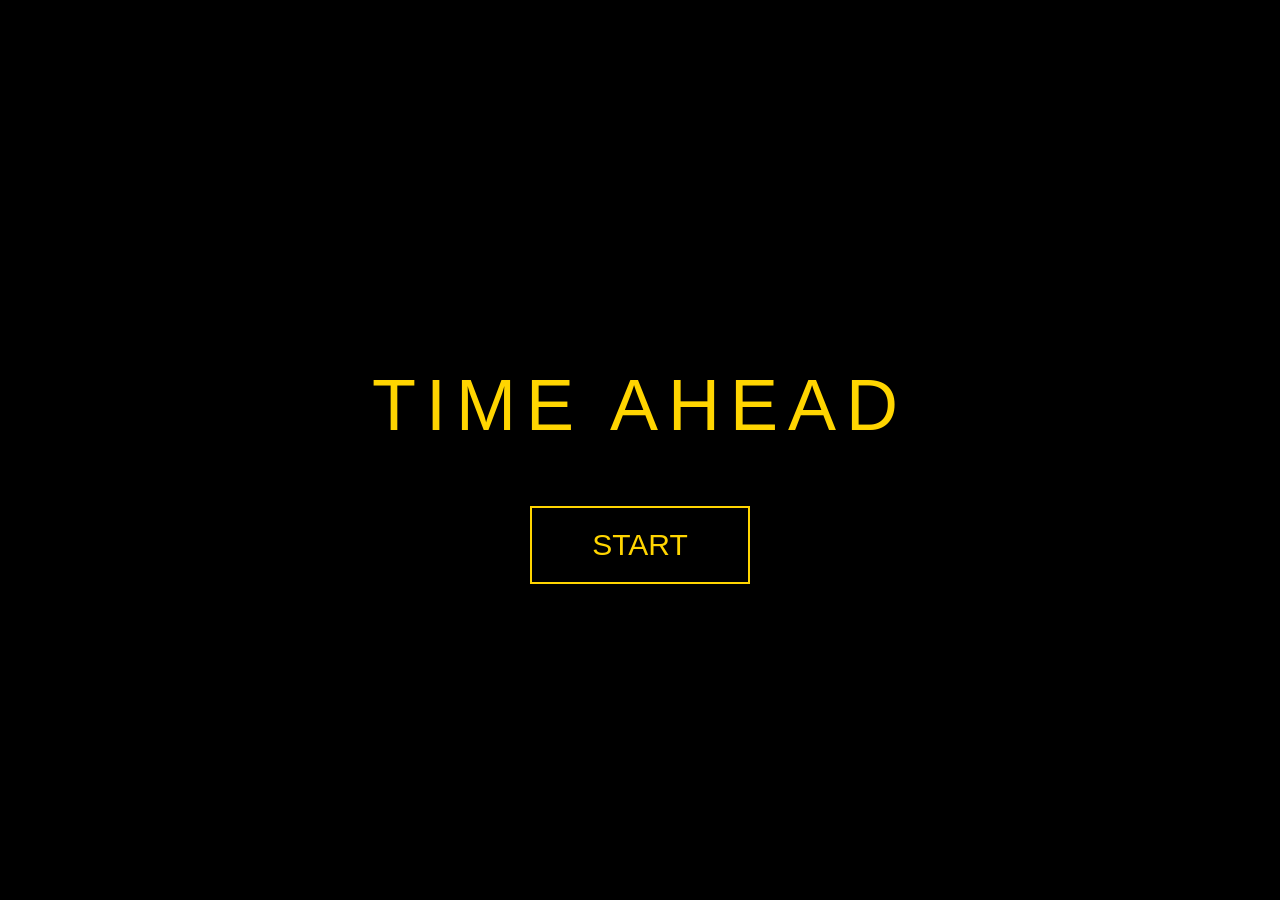
<file: index.html>
<!DOCTYPE html>
<html lang="ja">
<head>
    <meta charset="UTF-8">
    <meta name="viewport" content="width=device-width, initial-scale=1.0">
    <title>Time Ahead</title>
    <link rel="stylesheet" href="style.css">
</head>
<body>

    <div class="container" id="startScreen">
        <h1>TIME AHEAD</h1>
        <button id="startBtn">START</button>
    </div>

    <div class="clock-screen hidden" id="clockScreen">
   <div class="clock">
    <div class="ticks">
        <span style="--i:0"></span>
        <span style="--i:1"></span>
        <span style="--i:2"></span>
        <span style="--i:3"></span>
        <span style="--i:4"></span>
        <span style="--i:5"></span>
        <span style="--i:6"></span>
        <span style="--i:7"></span>
        <span style="--i:8"></span>
        <span style="--i:9"></span>
        <span style="--i:10"></span>
        <span style="--i:11"></span>
    </div>

    <div class="hand hour-hand" id="hourHand"></div>
    <div class="hand minute-hand" id="minuteHand"></div>
    <div class="center-dot"></div>
</div>

    <button id="stopBtn" class="stop-btn">STOP</button>
</div>
<div class="result-screen hidden" id="resultScreen">
    <div class="result-box">
        <div class="result-label">TIME RECLAIMED</div>
        <div class="result-time" id="reclaimedTime">+00 min</div>

        <button id="restartBtn" class="restart-btn">RESTART</button>
    </div>
</div>
    <script src="app.js"></script>

</body>
</html>
</file>
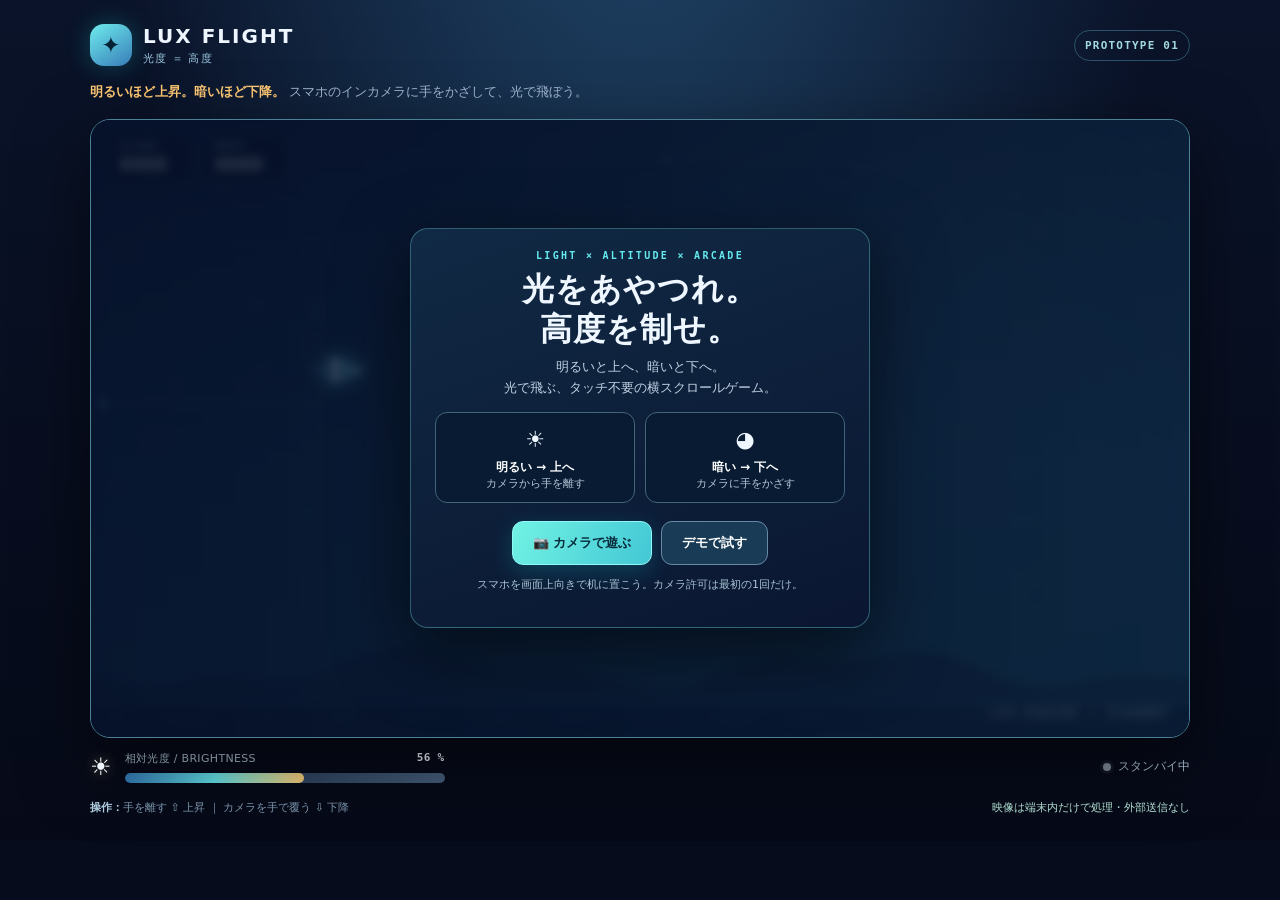
<file: lux-flight/index.html>
<!doctype html>
<html lang="ja">
<head>
  <meta charset="utf-8">
  <meta name="viewport" content="width=device-width, initial-scale=1, viewport-fit=cover">
  <meta name="theme-color" content="#080f25">
  <meta name="description" content="光度が上がると、高度も上がる。スマホのインカメラに手をかざして遊ぶ横スクロールゲーム。">
  <title>光度＝高度 | LUX FLIGHT</title>
  <style>
    :root {
      color-scheme: dark;
      --bg:#070c1c; --panel:#101d36; --line:#2c4865; --muted:#a1b6cf;
      --white:#eef7ff; --cyan:#64e9ed; --gold:#ffc874; --pink:#ff7496;
      font-family: -apple-system,BlinkMacSystemFont,"Hiragino Kaku Gothic ProN","Hiragino Sans","Yu Gothic",Meiryo,system-ui,sans-serif;
    }
    *{box-sizing:border-box}
    html,body{margin:0; min-height:100%; background:var(--bg); color:var(--white)}
    body{background:radial-gradient(ellipse at 50% -20%,#204568 0,transparent 58%),linear-gradient(180deg,#0a1329,#060a18);}
    button{font:inherit; cursor:pointer; -webkit-tap-highlight-color:transparent;}
    button:focus-visible{outline:3px solid #ffdd82;outline-offset:4px}
    .page{width:min(1100px,calc(100% - 30px)); margin:0 auto; padding:24px 0 25px}
    .top{display:flex;align-items:center;justify-content:space-between;gap:15px;margin-bottom:16px}
    .brand{display:flex;align-items:center;gap:11px;min-width:0}
    .brand-mark{display:grid;place-items:center;border-radius:14px;width:42px;height:42px;flex:none;background:linear-gradient(145deg,#6eeced,#377db8);color:#052235;font-size:23px;font-weight:900;box-shadow:0 0 24px #23dce145}
    .brand-name{font-size:20px;letter-spacing:.10em;font-weight:900;white-space:nowrap;line-height:1.1}
    .brand-sub{font-size:11px;color:#9bc7de;letter-spacing:.10em;margin-top:4px}
    .version{font:700 11px ui-monospace,SFMono-Regular,monospace;letter-spacing:.11em;color:#a2d9df;border:1px solid #2c5369;padding:8px 10px;border-radius:30px;white-space:nowrap}
    .tagline{margin:0 0 16px;color:var(--muted);font-size:13px;line-height:1.6}
    .tagline strong{color:var(--gold)}
    .shell{position:relative;width:100%;aspect-ratio:16 / 9;overflow:hidden;border:1px solid #4a8194;border-radius:20px;background:#0d2443;box-shadow:0 25px 70px #0008, inset 0 0 0 1px #ffffff0a;isolation:isolate}
    #game{display:block;width:100%;height:100%;touch-action:none}
    .hud{position:absolute;z-index:3;left:15px;right:15px;top:13px;display:flex;align-items:flex-start;gap:9px;pointer-events:none}
    .hud-chip{padding:7px 12px;background:#071328d9;border:1px solid #79cddb4a;border-radius:11px;min-width:87px;box-shadow:0 6px 18px #0002;backdrop-filter:blur(12px)}
    .hud-chip span{display:block;font-size:9px;letter-spacing:.13em;color:#a7c5da;margin-bottom:3px;font-weight:800}
    .hud-chip strong{font-family:ui-monospace,SFMono-Regular,monospace;font-size:20px;font-weight:900;line-height:1;color:white;font-variant-numeric:tabular-nums}
    .hud-spacer{flex:1}
    .hud-action{pointer-events:auto;display:none;padding:10px 13px;min-width:44px;min-height:43px;border-radius:11px;color:white;background:#071328db;border:1px solid #79cddb69;font-size:13px;font-weight:800}
    .hud-action:hover{background:#23445a}
    .hud-action.visible{display:block}
    .overlay{position:absolute;z-index:6;inset:0;display:flex;align-items:center;justify-content:center;padding:16px;background:linear-gradient(90deg,#061028d7,#0a1b35b5);backdrop-filter:blur(5px);overflow-y:auto}
    .overlay[hidden]{display:none}
    .dialog{width:min(460px,100%);max-height:100%;overflow-y:auto;text-align:center;padding:21px 24px;border:1px solid #70d5d65c;border-radius:18px;background:linear-gradient(160deg,#112b46f5,#0b1731f7);box-shadow:0 22px 70px #0008}
    .eyebrow{font:800 10px ui-monospace,SFMono-Regular,monospace;letter-spacing:.23em;color:var(--cyan);margin:0 0 8px}
    .dialog h1,.dialog h2{font-size:clamp(21px,3.3vw,32px);font-weight:900;line-height:1.25;letter-spacing:.035em;margin:0 0 8px;text-wrap:balance}
    .dialog p{margin:7px auto 12px;line-height:1.6;color:#bfd2e3;font-size:13px;max-width:370px}
    .two-ways{display:grid;grid-template-columns:1fr 1fr;gap:10px;margin:13px 0 18px}
    .way{border:1px solid #426578;background:#081b33;border-radius:12px;padding:10px 5px;font-size:12px;line-height:1.5}
    .way .way-icon{font-size:22px;display:block;margin-bottom:2px}
    .way strong{color:#fff}
    .way span:last-child{display:block;color:#b5c8d9;font-size:11px}
    .buttons{display:flex;justify-content:center;gap:9px;flex-wrap:wrap;margin-top:13px}
    .btn{border:1px solid #678aa3;padding:11px 20px;border-radius:11px;font-size:13px;font-weight:850;color:white;background:#193b55;min-height:44px}
    .btn.primary{background:linear-gradient(115deg,#71f2e4,#43c7d4);border:1px solid #8ff9fa;color:#082b3b;box-shadow:0 7px 23px #12dce333}
    .btn.secondary:hover{background:#2c5572}
    .btn.primary:hover{filter:brightness(1.07)}
    .btn:disabled{cursor:wait;opacity:.6}
    .helper{color:#aac4d5!important;font-size:11px!important;margin-top:11px!important}
    .notice{font-size:12px;color:#fcd899;background:#634c263b;border:1px solid #e4ab554d;border-radius:10px;padding:10px;margin-top:12px;line-height:1.5}
    .small-meter{background:#061629;border:1px solid #3b6177;border-radius:11px;padding:10px;margin:13px auto;max-width:330px;text-align:left}
    .small-meter-header{display:flex;justify-content:space-between;font-size:11px;color:#bfd2e3;margin-bottom:8px}
    .meter-track{height:10px;border-radius:99px;background:linear-gradient(90deg,#132640,#46607d);overflow:hidden}
    .meter-fill{height:100%;width:50%;background:linear-gradient(90deg,#347cb8,#66e7ed,#ffd27d);border-radius:99px;transition:width .12s linear}
    .bottom{display:flex;align-items:center;justify-content:space-between;flex-wrap:wrap;gap:14px;margin:13px 0 0}
    .light-readout{display:flex;align-items:center;gap:13px;flex:1;min-width:190px}
    .light-emoji{font-size:24px;filter:drop-shadow(0 0 7px #fdd1786e)}
    .readout-main{flex:1;min-width:0;max-width:320px}
    .readout-top{display:flex;justify-content:space-between;gap:10px;font-size:11px;color:#b1c8d8;letter-spacing:.03em;margin-bottom:7px}
    .readout-top b{font-family:ui-monospace,SFMono-Regular,monospace;color:#f5faff}
    .status{font-size:12px;color:#b1cada;display:flex;align-items:center;gap:7px}
    .status-dot{width:8px;height:8px;border-radius:50%;display:inline-block;background:#8690a1;box-shadow:0 0 0 3px #8690a119}
    .status-dot.online{background:#74f4cc;box-shadow:0 0 0 3px #60ebc533}
    .status-dot.demo{background:#ffd17a;box-shadow:0 0 0 3px #ffda8a25}
    .foot{display:flex;justify-content:space-between;align-items:center;gap:15px;color:#839db5;font-size:11px;margin-top:16px;line-height:1.6}
    .foot strong{color:#b4d4e7}
    .foot em{font-style:normal;color:#bcebdc}
    @media(max-width:660px){
      .page{width:calc(100% - 22px);padding:12px 0 16px}
      .top{margin-bottom:8px}
      .brand-mark{width:36px;height:36px;border-radius:11px}
      .brand-name{font-size:17px}
      .brand-sub{font-size:9px}
      .version{padding:6px 8px;font-size:9px}
      .tagline{font-size:11px;margin-bottom:10px}
      .shell{border-radius:15px}
      .hud{top:8px;left:8px;right:8px;gap:5px}
      .hud-chip{padding:6px 8px;min-width:70px;border-radius:9px}
      .hud-chip span{font-size:8px}
      .hud-chip strong{font-size:16px}
      .hud-action{font-size:12px;padding:7px 9px;min-height:35px;min-width:35px}
      .overlay{padding:9px}
      .dialog{padding:16px;border-radius:14px}
      .dialog h1,.dialog h2{font-size:22px}
      .dialog p{font-size:12px}
      .way{font-size:11px}
      .buttons{gap:7px}
      .btn{padding:10px 13px;font-size:12px}
      .bottom{margin-top:12px}
      .foot{font-size:10px}
    }
    @media (max-width:660px) and (orientation:portrait){
      .shell{aspect-ratio:5 / 6}
      .overlay{align-items:center}
    }
    @media (max-height:530px) and (orientation:landscape){
      .page{padding:6px 0 12px}
      .top{margin-bottom:5px}
      .brand-mark{width:27px;height:27px;border-radius:8px;font-size:15px}
      .brand-name{font-size:13px}.brand-sub{display:none}
      .tagline{display:none}.version{padding:4px 6px}
      .shell{max-height:calc(100dvh - 87px);width:auto;max-width:100%;margin:auto}
      .dialog{padding:12px 18px}.dialog h1,.dialog h2{font-size:21px}
      .dialog p{margin:4px auto 7px;line-height:1.45;font-size:11px}
      .two-ways{margin:7px 0;gap:7px}.way{padding:6px}
      .way .way-icon{font-size:16px}
      .small-meter{margin:5px auto;padding:7px}.btn{min-height:35px;padding:7px 12px}
      .buttons{margin-top:7px}.helper{margin-top:6px!important}
      .bottom{margin-top:6px}.foot{display:none}
    }
    @media (prefers-reduced-motion: reduce){.meter-fill{transition:none}}
  </style>
</head>
<body>
  <main class="page">
    <header class="top">
      <div class="brand"><div class="brand-mark" aria-hidden="true">✦</div><div><div class="brand-name">LUX FLIGHT</div><div class="brand-sub">光度 ＝ 高度</div></div></div>
      <span class="version">PROTOTYPE 01</span>
    </header>
    <p class="tagline"><strong>明るいほど上昇。暗いほど下降。</strong> スマホのインカメラに手をかざして、光で飛ぼう。</p>
    <section id="gameShell" class="shell" aria-label="横スクロールゲーム">
      <canvas id="game" aria-label="ゲーム画面。デモモードでは上下に指を動かすと機体が上下します"></canvas>
      <div class="hud">
        <div class="hud-chip"><span>SCORE</span><strong id="score">0000</strong></div>
        <div class="hud-chip"><span>BEST</span><strong id="best">0000</strong></div>
        <div class="hud-spacer"></div>
        <button id="soundBtn" type="button" class="hud-action" aria-label="音のオンオフ">♪ ON</button>
        <button id="pauseBtn" type="button" class="hud-action" aria-label="一時停止">Ⅱ</button>
      </div>
      <div class="overlay" id="overlay"><div class="dialog" id="dialog"></div></div>
    </section>
    <section class="bottom" aria-label="光量と操作状態">
      <div class="light-readout">
        <div class="light-emoji" aria-hidden="true">☀</div>
        <div class="readout-main">
          <div class="readout-top"><span>相対光度 / BRIGHTNESS</span><b id="lightText">-- %</b></div>
          <div class="meter-track"><div class="meter-fill" id="lightFill" style="width:50%"></div></div>
        </div>
      </div>
      <div class="status"><span id="statusDot" class="status-dot"></span><span id="statusText">スタンバイ中</span></div>
    </section>
    <footer class="foot"><span><strong>操作：</strong>手を離す ⇧ 上昇 ｜ カメラを手で覆う ⇩ 下降</span><span><em>映像は端末内だけで処理・外部送信なし</em></span></footer>
  </main>
  <video id="camera" autoplay playsinline muted style="position:fixed;width:2px;height:2px;opacity:0;pointer-events:none;z-index:-1" aria-hidden="true"></video>
  <script>
  (() => {
    'use strict';
    const $ = id => document.getElementById(id);
    const canvas = $('game'), ctx = canvas.getContext('2d');
    const shell = $('gameShell'), overlay = $('overlay'), dialog = $('dialog');
    const video = $('camera');
    const lumCanvas = document.createElement('canvas');
    lumCanvas.width = 40; lumCanvas.height = 30;
    const lumCtx = lumCanvas.getContext('2d', {willReadFrequently:true});
    const clamp = (x,a,b) => Math.max(a,Math.min(b,x));
    const rand = (min,max) => min + Math.random() * (max-min);
    const pad = n => String(n).padStart(4,'0');
    let phase='welcome', mode='demo', collecting=false;
    let W=900,H=506,dpr=1,clock=0,last=0,elapsed=0,spawnIn=1.6;
    let stream=null, cameraTimer=null, rawLight=128,rawSamples=[], hasReading=false;
    let brightCal=190, darkCal=40, light=.56, demoLight=.56, smoothedLight=.56;
    let player={x:190,y:250,r:14,tilt:0}, gates=[], sparks=[], score=0,passed=0;
    let best=0,sound=true,audio=null;
    const pressed=new Set();
    const stars=Array.from({length:78},()=>({x:Math.random(),y:Math.random(),r:rand(.5,2),d:rand(.3,1.1),p:rand(0,7)}));
    try {best=Math.max(0,Number(localStorage.getItem('lux-flight-best'))||0);} catch(e){}
    $('best').textContent=pad(best);

    function resize(){
      const b=canvas.getBoundingClientRect();
      W=Math.max(240,b.width||900); H=Math.max(180,b.height||506);
      dpr=Math.min(2,window.devicePixelRatio||1);
      canvas.width=Math.round(W*dpr);canvas.height=Math.round(H*dpr);
      ctx.setTransform(dpr,0,0,dpr,0,0);
      player.x=W*.23;player.r=clamp(Math.min(W,H)*.025,10,16);
      if(!Number.isFinite(player.y)) player.y=H*.50;
      else player.y=clamp(player.y,player.r+15,H-player.r-15);
    }
    window.addEventListener('resize',resize,{passive:true});
    if('ResizeObserver' in window) new ResizeObserver(resize).observe(shell);
    resize();

    function setStatus(label,tone='off'){
      $('statusText').textContent=label;
      $('statusDot').className='status-dot'+(tone==='camera'?' online':tone==='demo'?' demo':'');
    }
    function updateLightUI(){
      const value=clamp(Math.round(smoothedLight*100),0,100);
      $('lightText').textContent= (phase==='welcome'||phase==='connecting'||phase==='bright'||phase==='dark') && !hasReading && mode==='camera' ? '-- %':value+' %';
      $('lightFill').style.width=value+'%';
      const small=$('calFill'), smallN=$('calText');
      if(small){small.style.width=hasReading?Math.round(rawLight/255*100)+'%':'0%';}
      if(smallN){smallN.textContent=hasReading?Math.round(rawLight/255*100)+'%':'測定中…';}
    }
    function reading(){
      if(!stream || video.readyState<2 || !video.videoWidth) return;
      try{
        lumCtx.drawImage(video,0,0,40,30);
        const data=lumCtx.getImageData(0,0,40,30).data;
        let sum=0,n=0;
        // 全体を粗くサンプリング。カメラ映像を保存・送信しない。
        for(let i=0;i<data.length;i+=16){sum+=(data[i]*.2126+data[i+1]*.7152+data[i+2]*.0722);n++;}
        const sample=sum/n;
        rawLight=hasReading?rawLight*.45+sample*.55:sample;
        hasReading=true;
        rawSamples.push(sample);
        if(rawSamples.length>35) rawSamples.shift();
      }catch(e){ /* カメラフレームが一時的に利用不可の場合は次を待つ */ }
    }
    function normalizedLight(){
      if(mode==='demo')return demoLight;
      return clamp((rawLight-darkCal)/Math.max(8,brightCal-darkCal),0,1);
    }
    function renderOverlay(){
      if(phase==='playing'){overlay.hidden=true;return;}
      overlay.hidden=false;
      const actions=(main,others='')=>`<div class="buttons">${main}${others}</div>`;
      const btn=(key,text,primary=false)=>`<button type="button" class="btn ${primary?'primary':'secondary'}" data-action="${key}" ${collecting?'disabled':''}>${text}</button>`;
      let html='';
      if(phase==='welcome'){
        html=`<div class="eyebrow">LIGHT × ALTITUDE × ARCADE</div>
          <h1>光をあやつれ。<br>高度を制せ。</h1>
          <p>明るいと上へ、暗いと下へ。<br>光で飛ぶ、タッチ不要の横スクロールゲーム。</p>
          <div class="two-ways"><div class="way"><span class="way-icon">☀</span><strong>明るい → 上へ</strong><span>カメラから手を離す</span></div><div class="way"><span class="way-icon">◕</span><strong>暗い → 下へ</strong><span>カメラに手をかざす</span></div></div>
          ${actions(btn('camera','📷 カメラで遊ぶ',true),btn('demo','デモで試す'))}
          <p class="helper">スマホを画面上向きで机に置こう。カメラ許可は最初の1回だけ。</p>`;
      }else if(phase==='connecting'){
        html=`<div class="eyebrow">CONNECTING</div><h2>カメラを起動中…</h2><p>ブラウザのカメラ使用許可を「許可」にしてください。</p>${actions(btn('demo','デモで遊ぶ'))}`;
      }else if(phase==='bright'||phase==='dark'){
        const isBright=phase==='bright';
        html=`<div class="eyebrow">CALIBRATION · STEP ${isBright?'1':'2'} / 2</div>
          <h2>${isBright?'① 手を離して測定':'② 手で覆って測定'}</h2>
          <p>${isBright?'インカメラから手を離し、周囲の光が入る状態にしてください。':'インカメラの上に手をかざし、暗くしてください。'}<br>その状態でボタンを押して約1秒測定します。</p>
          <div class="small-meter"><div class="small-meter-header"><span>現在のカメラ明るさ（参考値）</span><b id="calText">測定中…</b></div><div class="meter-track"><div class="meter-fill" id="calFill" style="width:0%"></div></div></div>
          <p id="captureNote" class="helper">${collecting?'測定しています…':'手の位置を決めてから測定してください'}</p>
          ${actions(btn(isBright?'capture-bright':'capture-dark',isBright?'☀ 明るい状態を記録':'◕ 暗い状態を記録',true),btn(isBright?'welcome':'bright','戻る'))}`;
      }else if(phase==='ready'){
        const delta=Math.round(brightCal-darkCal);
        html=`<div class="eyebrow">READY TO FLY</div><h2>調整完了！</h2>
          <p>明るさの差：<b style="color:#78f1e9">${delta}</b> / 255<br>ゲーム中は<strong>明るいほど高く</strong>飛びます。</p>
          ${delta<18?'<div class="notice">明暗の差が小さめです。反応が鈍いときは、照明の下で手をしっかりかざして再測定してください。</div>':''}
          ${actions(btn('start','▶ 飛び始める',true),btn('bright','測り直す'))}
          <p class="helper">障害物のすき間を通り抜けよう。衝突したら終了！</p>`;
      }else if(phase==='paused'){
        html=`<div class="eyebrow">PAUSED</div><h2>一時停止</h2><p>スコア ${score} 点。続きから再開できます。</p>
          ${actions(btn('resume','▶ 再開',true),btn('restart','最初から'),mode==='camera'?btn('bright','明暗を再調整'):'')}
          <p class="helper"><button type="button" class="btn secondary" data-action="welcome">タイトルに戻る</button></p>`;
      }else if(phase==='over'){
        html=`<div class="eyebrow">FLIGHT ENDED</div><h2>GAME OVER</h2>
          <p>今回のスコア</p><div style="font:900 clamp(36px,8vw,58px) ui-monospace,SFMono-Regular,monospace;color:#ffe3a1;line-height:1.1">${score}</div>
          <p>${score>=best&&score>0?'✦ ベストスコア更新！':'ベストスコア '+best+' 点'}<br>光の操作を極めて、もっと遠くへ。</p>
          ${actions(btn('restart','↻ もう一度',true),btn('welcome','モード選択'))}`;
      }else if(phase==='error'){
        html=`<div class="eyebrow">CAMERA UNAVAILABLE</div><h2>カメラを使えませんでした</h2><p id="cameraError">${cameraErrorText}</p>
          ${actions(btn('camera','もう一度試す',true),btn('demo','デモで遊ぶ'))}
          <p class="helper">カメラはHTTPS（GitHub Pagesなど）で開き、ブラウザから許可してください。</p>`;
      }
      dialog.innerHTML=html;
      updateLightUI();
    }
    let cameraErrorText='カメラの利用設定を確認してください。';
    function go(phaseName){phase=phaseName;renderOverlay();updateActionButtons();}
    function updateActionButtons(){
      $('pauseBtn').classList.toggle('visible',phase==='playing');
      $('soundBtn').classList.toggle('visible',phase==='playing');
      $('soundBtn').textContent=sound?'♪ ON':'♪ OFF';
      $('pauseBtn').textContent='Ⅱ';
    }

    async function cameraStart(){
      mode='camera';go('connecting');setStatus('カメラを準備中');
      if(!navigator.mediaDevices?.getUserMedia){
        cameraErrorText='この環境ではカメラAPIが利用できません。HTTPSのページをSafariまたはChromeで開いてください。';go('error');return;
      }
      try{
        stopCamera();
        stream=await navigator.mediaDevices.getUserMedia({video:{facingMode:'user',width:{ideal:320},height:{ideal:240},frameRate:{ideal:24,max:30}},audio:false});
        video.srcObject=stream;
        video.muted=true;
        await video.play();
        hasReading=false;rawSamples=[];
        cameraTimer=setInterval(reading,80);
        setStatus('カメラ接続中','camera');
        go('bright');
      }catch(err){
        stopCamera();
        if(err?.name==='NotAllowedError')cameraErrorText='カメラの許可が拒否されました。ブラウザのサイト設定からカメラを許可してください。';
        else if(err?.name==='NotFoundError')cameraErrorText='利用できるカメラが見つかりません。別の端末でお試しください。';
        else cameraErrorText='カメラを開始できませんでした。SafariまたはChromeでHTTPSのページを開いてください。';
        setStatus('カメラ未接続');go('error');
      }
    }
    function stopCamera(){
      if(cameraTimer){clearInterval(cameraTimer);cameraTimer=null;}
      if(stream){stream.getTracks().forEach(t=>t.stop());stream=null;}
      video.srcObject=null;
    }
    const sleep=ms=>new Promise(resolve=>setTimeout(resolve,ms));
    async function capture(which){
      if(collecting||!stream)return;
      collecting=true;renderOverlay();
      await sleep(1300);
      const n=Math.min(rawSamples.length,12);
      const arr=rawSamples.slice(-n);
      const value=arr.length?arr.reduce((a,b)=>a+b,0)/arr.length:rawLight;
      collecting=false;
      if(which==='bright'){
        brightCal=value;go('dark');
      }else{
        darkCal=value;
        if(brightCal-darkCal<8){
          // 光量の逆転を防ぎ、正しく操作できるよう再測定を案内する。
          go('dark');
          const note=$('captureNote');
          if(note)note.textContent='明るい状態との違いが小さすぎます。もっとカメラを覆って測定してください。';
          return;
        }
        go('ready');
      }
    }
    function start(modeToUse){
      if(modeToUse==='demo'){
        stopCamera();mode='demo';demoLight=.55;smoothedLight=.55;
        setStatus('デモ操作（スワイプ・↑↓キー）','demo');
      }else setStatus('インカメラで操作中','camera');
      score=0;passed=0;elapsed=0;spawnIn=1.9;gates=[];sparks=[];
      player.x=W*.23;player.y=H*.5;player.tilt=0;
      smoothedLight=mode==='camera'?normalizedLight():demoLight;
      $('score').textContent=pad(score);
      go('playing');
      // Safari 等でサウンドを利用できる場合だけ有効化する。
      try {if(sound){audio=audio||new (window.AudioContext||window.webkitAudioContext)();audio.resume().catch(()=>{});}}catch(e){}
    }
    function tone(frequency=620,duration=.08,type='sine',volume=.028){
      if(!sound||!audio)return;
      try{
        const osc=audio.createOscillator(),gain=audio.createGain();
        const now=audio.currentTime;
        osc.type=type;osc.frequency.setValueAtTime(frequency,now);
        gain.gain.setValueAtTime(volume,now);
        gain.gain.exponentialRampToValueAtTime(.0001,now+duration);
        osc.connect(gain).connect(audio.destination);
        osc.start(now);osc.stop(now+duration+.02);
      }catch(e){}
    }
    function finish(){
      if(phase!=='playing')return;
      tone(170,.3,'sawtooth',.035);
      for(let i=0;i<24;i++)sparks.push({x:player.x,y:player.y,vx:rand(-115,115),vy:rand(-130,130),life:rand(.25,.8),max:.8});
      if(score>best){best=score;$('best').textContent=pad(best);try{localStorage.setItem('lux-flight-best',String(best));}catch(e){}}
      go('over');
    }
    function spawnGate(){
      const gap=clamp(H*(.47-Math.min(.16,elapsed*.003)),Math.min(H*.33,130),H*.48);
      const min=26+gap/2, max=H-31-gap/2;
      let center=rand(min,max);
      const previous=gates[gates.length-1];
      if(previous)center=clamp(center,previous.center-H*.35,previous.center+H*.35);
      center=clamp(center,min,max);
      gates.push({x:W+60,center,gap,w:clamp(W*.103,46,85),done:false,seed:Math.random()*6});
    }
    function update(dt){
      elapsed+=dt;
      if(mode==='demo'){
        if(pressed.has('ArrowUp')||pressed.has('w')||pressed.has('W')) demoLight=clamp(demoLight+dt*.78,0,1);
        if(pressed.has('ArrowDown')||pressed.has('s')||pressed.has('S')) demoLight=clamp(demoLight-dt*.78,0,1);
      }
      const target=normalizedLight();
      smoothedLight+= (target-smoothedLight)*(1-Math.exp(-dt*11));
      const desired=H*(.84-.68*smoothedLight);
      const previousY=player.y;
      player.y+=(desired-player.y)*(1-Math.exp(-dt*7.8));
      player.tilt=clamp((previousY-player.y)*.045,-.35,.35);
      spawnIn-=dt;
      const speed=Math.max(145,W*.27)*(1+Math.min(.65,elapsed/90));
      if(spawnIn<=0){spawnGate();spawnIn=clamp(1.9-elapsed*.008,1.3,1.9);}
      for(const gate of gates){
        gate.x-=speed*dt;
        if(!gate.done && gate.x+gate.w<player.x-player.r){gate.done=true;passed++;tone(700,.055);}
        const overlaps=player.x+player.r*.65>gate.x && player.x-player.r*.7<gate.x+gate.w;
        if(overlaps){
          const upper=gate.center-gate.gap/2;
          const lower=gate.center+gate.gap/2;
          if(player.y-player.r*.7<upper || player.y+player.r*.7>lower){finish();break;}
        }
      }
      gates=gates.filter(g=>g.x+g.w>-80);
      if(phase==='playing'){
        score=Math.floor(elapsed*3)+passed*12;
        $('score').textContent=pad(score);
      }
      if(Math.random()<dt*38)sparks.push({x:player.x-player.r,y:player.y+rand(-4,4),vx:rand(-85,-25),vy:rand(-14,14),life:rand(.25,.52),max:.52});
    }
    function roundRect(x,y,w,h,r){ctx.beginPath();ctx.roundRect(x,y,w,h,r);}
    function draw(){
      ctx.clearRect(0,0,W,H);
      const bg=ctx.createLinearGradient(0,0,0,H);
      bg.addColorStop(0,'#0b1b37');bg.addColorStop(.55,'#123754');bg.addColorStop(1,'#133f54');
      ctx.fillStyle=bg;ctx.fillRect(0,0,W,H);
      const halo=ctx.createRadialGradient(W*.82,H*.23,0,W*.82,H*.23,W*.57);
      halo.addColorStop(0,'#3a89922e');halo.addColorStop(1,'#3a899200');ctx.fillStyle=halo;ctx.fillRect(0,0,W,H);
      for(const s of stars){
        let x=(s.x*W-clock*18*s.d)%(W+25);if(x<0)x+=W+25;
        ctx.globalAlpha=clamp(.35+Math.sin(clock*1.4+s.p)*.22,.12,.8);
        ctx.fillStyle='#bceeff';ctx.beginPath();ctx.arc(x,s.y*H*.83,s.r,0,Math.PI*2);ctx.fill();
      }
      ctx.globalAlpha=1;
      // 速度感のある薄い光線
      ctx.strokeStyle='#75d5dc12';ctx.lineWidth=1;
      for(let i=0;i<11;i++){
        const y=H*(.12+i*.076);
        const x=(i*137-clock*(26+i*4))%(W+260);
        ctx.beginPath();ctx.moveTo(x<0?x+W+260:x,y);ctx.lineTo((x<0?x+W+260:x)+W*.14,y);ctx.stroke();
      }
      // 地上の遠景（パララックス）
      ctx.beginPath();ctx.moveTo(0,H);
      for(let x=0;x<=W+20;x+=20){const yy=H*.89+Math.sin(x*.014+clock*.13)*H*.025+Math.sin(x*.035+clock*.17)*H*.012;ctx.lineTo(x,yy);}
      ctx.lineTo(W,H);ctx.closePath();ctx.fillStyle='#102b42';ctx.fill();
      const horizon=H*.945;
      ctx.fillStyle='#081c31';ctx.fillRect(0,horizon,W,H-horizon);
      ctx.fillStyle='#2e879b9a';ctx.fillRect(0,horizon,W,1.5);
      for(let i=0;i<26;i++){
        const x=((i*78-clock*90)%(W+80)+(W+80))%(W+80);
        ctx.fillStyle='#64cdd633';ctx.fillRect(x,horizon+15,36,1);
      }
      // 高度ガイド
      ctx.strokeStyle='#e4f1ff16';ctx.setLineDash([3,9]);ctx.lineWidth=1;
      for(let i=1;i<5;i++){const y=H*i/5;ctx.beginPath();ctx.moveTo(0,y);ctx.lineTo(W,y);ctx.stroke();}
      ctx.setLineDash([]);
      // 障害物
      for(const g of gates){
        const top=g.center-g.gap/2,bottom=g.center+g.gap/2;
        drawColumn(g.x,0,g.w,top,true);
        drawColumn(g.x,bottom,g.w,H-bottom,false);
        ctx.shadowBlur=12;ctx.shadowColor='#ffc37b';ctx.strokeStyle='#ffd88e';ctx.lineWidth=3;
        ctx.beginPath();ctx.moveTo(g.x-5,top);ctx.lineTo(g.x+g.w+5,top);ctx.moveTo(g.x-5,bottom);ctx.lineTo(g.x+g.w+5,bottom);ctx.stroke();ctx.shadowBlur=0;
      }
      // 進路ガイド (左側の相対高度)
      const targetY=H*(.84-.68*smoothedLight);
      ctx.strokeStyle='#67f4e673';ctx.lineWidth=1.4;ctx.setLineDash([5,5]);
      ctx.beginPath();ctx.moveTo(12,targetY);ctx.lineTo(player.x-18,targetY);ctx.stroke();ctx.setLineDash([]);
      ctx.fillStyle='#84f8e1';ctx.fillRect(10,targetY-5,3,10);
      // 残像・粒子
      for(const p of sparks){
        const alpha=clamp(p.life/Math.max(.01,p.max),0,1);
        ctx.globalAlpha=alpha*.8;
        ctx.fillStyle='#8deffa';ctx.beginPath();ctx.arc(p.x,p.y,Math.max(.6,2.7*alpha),0,Math.PI*2);ctx.fill();
      }
      ctx.globalAlpha=1;
      drawPlayer();
      if(phase!=='playing' && phase!=='paused' && phase!=='over'){
        ctx.fillStyle='#d7f6fa6a';ctx.font=`700 ${clamp(W*.015,10,15)}px ui-monospace,monospace`;
        ctx.textAlign='right';ctx.fillText('LUX-ENGINE / STANDBY',W-20,H-19);ctx.textAlign='left';
      }
    }
    function drawColumn(x,y,w,h,top){
      if(h<1)return;
      const grad=ctx.createLinearGradient(x,0,x+w,0);
      grad.addColorStop(0,'#2e4960');grad.addColorStop(.16,'#315e75');grad.addColorStop(.52,'#21445d');grad.addColorStop(1,'#102b42');
      ctx.fillStyle=grad;roundRect(x,y,w,h,Math.min(7,w*.12));ctx.fill();
      ctx.strokeStyle='#54d1d464';ctx.lineWidth=1.6;ctx.stroke();
      ctx.strokeStyle='#8aecdd44';ctx.lineWidth=1;
      ctx.beginPath();ctx.moveTo(x+w*.19,y+3);ctx.lineTo(x+w*.19,y+h-3);ctx.stroke();
      ctx.fillStyle='#84e5c826';
      for(let j=18;j<h-12;j+=34)ctx.fillRect(x+10,y+j,w-20,3);
      const endY=top?y+h-8:y+8;
      ctx.fillStyle='#fcd088';roundRect(x-5,endY-7,w+10,14,4);ctx.fill();
      ctx.fillStyle='#ad6c40';ctx.fillRect(x+5,endY-2,w-10,3);
    }
    function drawPlayer(){
      const r=player.r;
      ctx.save();ctx.translate(player.x,player.y);ctx.rotate(-player.tilt);
      ctx.shadowColor='#6ff2ff';ctx.shadowBlur=18;
      const plume=ctx.createLinearGradient(-r*3,0,0,0);
      plume.addColorStop(0,'#7be9ff00');plume.addColorStop(1,'#6ce9ffad');
      ctx.fillStyle=plume;ctx.beginPath();ctx.moveTo(-r*.4,-r*.34);ctx.lineTo(-r*2.8,0);ctx.lineTo(-r*.4,r*.34);ctx.closePath();ctx.fill();
      ctx.fillStyle='#f4faff';ctx.strokeStyle='#72e2f3';ctx.lineWidth=2;
      ctx.beginPath();ctx.moveTo(r*1.28,0);ctx.lineTo(-r*.83,-r*.85);ctx.quadraticCurveTo(-r*1,-r*.55,-r*.8,0);ctx.quadraticCurveTo(-r*1,r*.55,-r*.83,r*.85);ctx.closePath();ctx.fill();ctx.stroke();
      ctx.shadowBlur=0;ctx.fillStyle='#2abed8';ctx.beginPath();ctx.ellipse(r*.1,0,r*.47,r*.26,0,0,Math.PI*2);ctx.fill();
      ctx.fillStyle='#edffff';ctx.beginPath();ctx.arc(r*.26,-r*.07,r*.09,0,Math.PI*2);ctx.fill();
      ctx.restore();
    }
    function animate(timestamp){
      if(!last)last=timestamp;
      const dt=Math.min(.04,(timestamp-last)/1000||0);last=timestamp;
      clock+=dt;
      if(phase==='playing') update(dt);
      for(const p of sparks){p.x+=p.vx*dt;p.y+=p.vy*dt;p.life-=dt;}
      sparks=sparks.filter(p=>p.life>0);
      if(mode==='camera' && hasReading){
        if(phase!=='playing')smoothedLight+= (normalizedLight()-smoothedLight)*(1-Math.exp(-dt*10));
      }else if(phase!=='playing')smoothedLight+= (demoLight-smoothedLight)*(1-Math.exp(-dt*8));
      updateLightUI();
      draw();
      requestAnimationFrame(animate);
    }
    dialog.addEventListener('click',async e=>{
      const btn=e.target.closest('button[data-action]');
      if(!btn||collecting)return;
      const action=btn.dataset.action;
      if(action==='camera')await cameraStart();
      else if(action==='demo')start('demo');
      else if(action==='capture-bright')await capture('bright');
      else if(action==='capture-dark')await capture('dark');
      else if(action==='bright')go('bright');
      else if(action==='start')start('camera');
      else if(action==='resume'){setStatus(mode==='camera'?'インカメラで操作中':'デモ操作（スワイプ・↑↓キー）',mode);go('playing');}
      else if(action==='restart')start(mode);
      else if(action==='welcome'){stopCamera();mode='demo';demoLight=.55;smoothedLight=.55;setStatus('スタンバイ中');go('welcome');}
    });
    $('pauseBtn').addEventListener('click',()=>{if(phase==='playing'){go('paused');setStatus('一時停止');}});
    $('soundBtn').addEventListener('click',()=>{sound=!sound;updateActionButtons();});
    function moveDemo(e){
      if(mode!=='demo'||phase!=='playing')return;
      const rect=canvas.getBoundingClientRect();
      const y=clamp(e.clientY-rect.top,0,H);
      demoLight=clamp((.84-y/H)/.68,0,1);
    }
    let dragging=false;
    canvas.addEventListener('pointerdown',e=>{if(mode!=='demo'||phase!=='playing')return;dragging=true;canvas.setPointerCapture(e.pointerId);moveDemo(e);});
    canvas.addEventListener('pointermove',e=>{if(dragging)moveDemo(e);});
    canvas.addEventListener('pointerup',()=>{dragging=false;});
    canvas.addEventListener('pointercancel',()=>{dragging=false;});
    window.addEventListener('keydown',e=>{
      if(['ArrowUp','ArrowDown',' '].includes(e.key))e.preventDefault();
      pressed.add(e.key);
      if(e.key===' ' && !e.repeat){
        if(phase==='playing'){go('paused');setStatus('一時停止');}
        else if(phase==='paused'){setStatus(mode==='camera'?'インカメラで操作中':'デモ操作（スワイプ・↑↓キー）',mode);go('playing');}
      }
    });
    window.addEventListener('keyup',e=>pressed.delete(e.key));
    window.addEventListener('blur',()=>pressed.clear());
    document.addEventListener('visibilitychange',()=>{
      if(document.hidden && phase==='playing'){go('paused');setStatus('一時停止');}
    });
    window.addEventListener('pagehide',stopCamera);
    go('welcome');requestAnimationFrame(animate);
  })();
  </script>
</body>
</html>
</file>
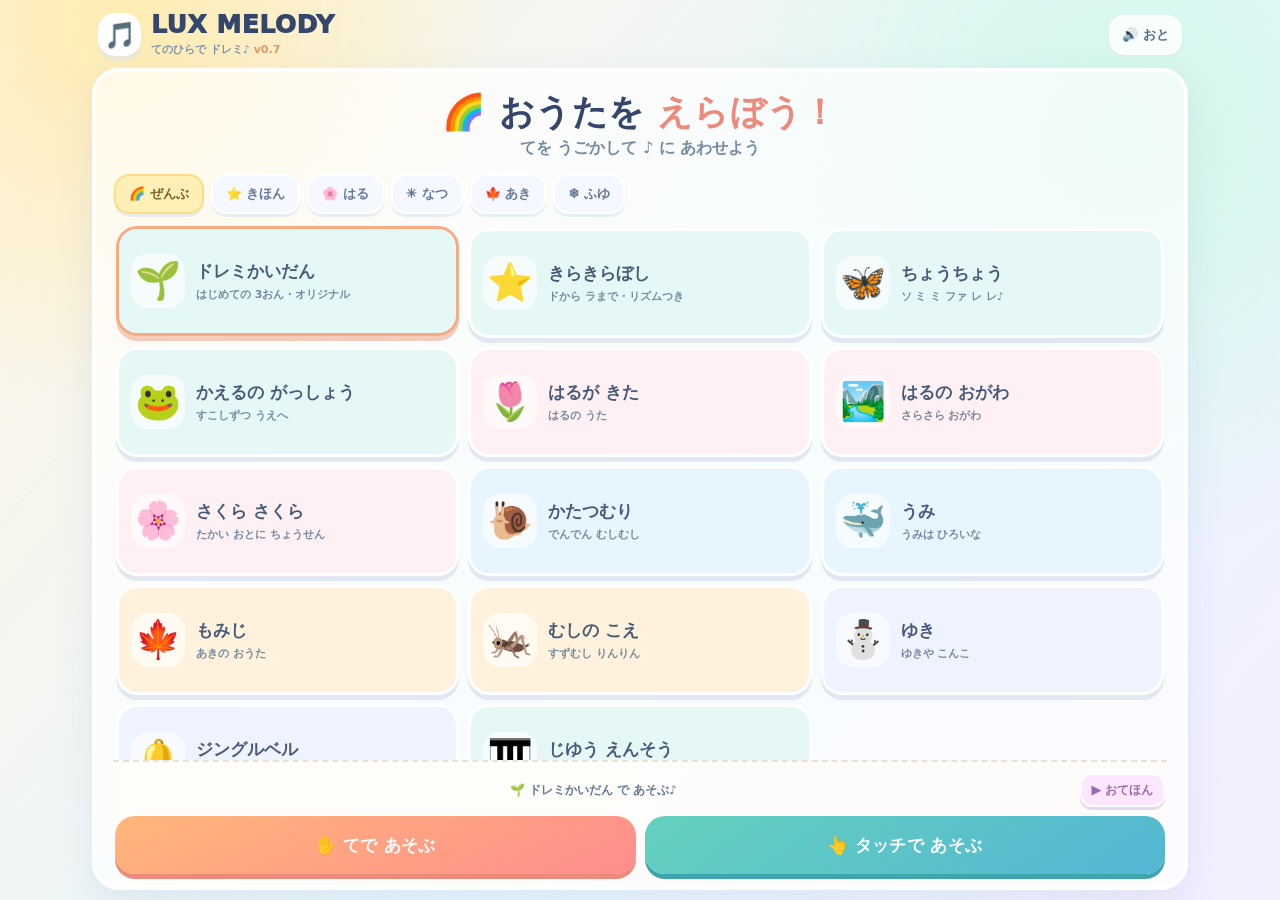
<file: lux-melody/index.html>
<!doctype html>
<html lang="ja">
<head>
<meta charset="utf-8">
<meta name="viewport" content="width=device-width,initial-scale=1,viewport-fit=cover">
<meta name="theme-color" content="#fff6dd">
<meta name="description" content="LUX MELODY: てのひらでドレミ♪　流れる音符に高さを合わせる、保育園児向け音あそび。春夏秋冬のうた入り。">
<title>LUX MELODY | てのひらで ドレミ♪</title>
<style>
:root{--ink:#34466c;--muted:#7c8fa8;--peach:#ff9778;--mint:#61cbb9;--purple:#9273d2;--line:#e7ecf7;--paper:#fffefa}
*{box-sizing:border-box}html,body{margin:0;height:100%;overscroll-behavior:none}body{font-family:ui-rounded,'Hiragino Maru Gothic ProN','Hiragino Kaku Gothic ProN','Yu Gothic',Meiryo,system-ui,sans-serif;background:radial-gradient(circle at 10% 3%,#ffecb2 0,transparent 26%),radial-gradient(circle at 88% 15%,#d3f7e9 0,transparent 31%),linear-gradient(130deg,#fff4e3,#e8f7ff 58%,#f4eeff);color:var(--ink);-webkit-tap-highlight-color:transparent}
button{font:inherit;cursor:pointer;touch-action:manipulation}button:focus-visible{outline:3px solid #487ecd;outline-offset:3px}[hidden]{display:none!important}
.app{max-width:1120px;margin:auto;height:100dvh;display:flex;flex-direction:column;padding:max(9px,env(safe-area-inset-top)) 12px max(10px,env(safe-area-inset-bottom));gap:8px}
.topbar{display:flex;align-items:center;justify-content:space-between;gap:8px;padding:2px 6px;min-height:51px}.logo{display:flex;align-items:center;gap:10px;min-width:0}.logoMark{display:grid;place-items:center;width:43px;height:43px;flex:none;background:white;border-radius:17px;font-size:26px;box-shadow:0 5px 0 #d6e8f080}.logo h1{font-size:clamp(18px,4vw,25px);line-height:1.05;letter-spacing:.02em;margin:0;font-weight:1000}.logo small{font-size:11px;font-weight:800;color:#7c93ac}.topButtons{display:flex;gap:6px}.subbtn{border:2px solid white;background:#ffffffd8;padding:9px 11px;border-radius:15px;color:#526d91;font-weight:900;font-size:13px;min-height:40px;box-shadow:0 3px 0 #d9e9ee80}
.shell{position:relative;min-height:0;flex:1;background:#ffffffa8;border:4px solid white;border-radius:27px;box-shadow:0 15px 35px #6885af20;overflow:hidden}.page{position:absolute;inset:0;display:flex;flex-direction:column}.home{padding:17px 17px 0}.homeTop{text-align:center;flex:none}.bubbly{font-size:clamp(25px,5.2vw,35px);margin:2px 0 3px;line-height:1.25;font-weight:1000;letter-spacing:.01em}.bubbly em{font-style:normal;color:#ed8a7c}.lead{margin:0;color:#738ba5;font-weight:900;font-size:clamp(12px,2.8vw,16px)}
.seasons{display:flex;gap:7px;overflow-x:auto;padding:15px 1px 10px;flex:none;scrollbar-width:none}.seasons::-webkit-scrollbar{display:none}.tab{border:2px solid #fff;flex:none;background:#f6f8ff;color:#667a94;border-radius:15px;padding:9px 13px;font-size:13px;font-weight:1000;box-shadow:0 3px 0 #d2dfed77}.tab[aria-pressed=true]{background:#fff0b8;color:#7b642a;border-color:#ffdc84}
.songGrid{overflow-y:auto;flex:1;min-height:0;display:grid;grid-template-columns:repeat(3,minmax(0,1fr));grid-auto-rows:min-content;align-content:start;gap:9px;padding:4px 3px 20px}.songCard{border:3px solid white;border-radius:21px;min-height:110px;background:var(--bg,#fff5eb);text-align:left;display:flex;align-items:center;gap:11px;padding:10px 12px;color:#465a7a;box-shadow:0 5px 0 #d6dee9aa;transition:transform .12s}.songCard[aria-pressed=true]{border-color:#f6ac82;box-shadow:0 5px 0 #f0b49baa;transform:translateY(-2px)}.songIcon{font-size:clamp(27px,4.1vw,37px);display:grid;place-items:center;width:54px;height:54px;flex:none;background:#ffffffa0;border-radius:17px}.songWords{min-width:0;display:flex;flex-direction:column;gap:4px}.songWords b{font-size:clamp(14px,2vw,17px);line-height:1.35;font-weight:1000}.songWords small{color:#7588a1;font-weight:850;font-size:11px;line-height:1.4}.songCard .medal{font-size:12px;color:#d59a2a;font-weight:1000}
.homeFoot{border-top:2px dashed #e9e1d7;padding:11px 2px 12px;background:#fffdf9bb;flex:none;display:grid;grid-template-columns:1fr 1fr;gap:9px}.choiceRow{grid-column:1/-1;display:flex;align-items:center;justify-content:space-between;gap:8px;min-height:34px}.choiceName{flex:1;text-align:center;color:#637996;font-weight:900;font-size:12px;min-width:0;white-space:nowrap;overflow:hidden;text-overflow:ellipsis}.previewBtn{flex:none;border:2px solid #fff;background:#fce7ff;color:#976bb0;border-radius:12px;min-height:34px;padding:5px 10px;font-weight:1000;font-size:12px;box-shadow:0 3px 0 #e9d9ef}.previewBtn:disabled{opacity:.5;cursor:default}.mainBtn{border:0;border-radius:20px;min-height:58px;padding:10px 9px;color:white;font-weight:1000;font-size:clamp(13px,3vw,17px);box-shadow:0 6px 0 #d7a6a0;letter-spacing:.02em}.mainBtn.cam{background:linear-gradient(155deg,#ffb77a,#ff8d8d);box-shadow:0 5px 0 #ec8b7b}.mainBtn.touch{background:linear-gradient(145deg,#64d1bd,#53b6d4);box-shadow:0 5px 0 #40a4ac}.mainBtn:active{transform:translateY(3px);box-shadow:0 2px 0 #c6ccd2}
.game{padding:10px;gap:8px}.gameHead{display:flex;gap:7px;align-items:center;justify-content:space-between}.gameName{font-size:clamp(14px,3vw,19px);font-weight:1000;min-width:0;white-space:nowrap;overflow:hidden;text-overflow:ellipsis}.counter{flex:none;border:2px solid #fff;background:#fff8df;padding:6px 10px;border-radius:14px;color:#906f38;font-size:13px;font-weight:1000}.playBoard{flex:1;min-height:225px;border-radius:24px;overflow:hidden;position:relative;background:linear-gradient(180deg,#ebf8ff 0%,#f4f0ff 72%,#f9f4ff);border:3px solid white;box-shadow:inset 0 4px 15px #cbdfee60;touch-action:none;user-select:none}.playBoard canvas{width:100%;height:100%;display:block;touch-action:none}.boardPrompt{position:absolute;top:8px;left:50%;transform:translateX(-50%);background:#fffdf3e9;padding:6px 14px;border-radius:30px;white-space:nowrap;font-size:clamp(12px,2.7vw,17px);font-weight:1000;color:#687d93;border:2px solid white;pointer-events:none;max-width:95%;overflow:hidden;text-overflow:ellipsis}.sticker{position:absolute;left:52%;top:41%;transform:translate(-50%,-50%);font-size:clamp(22px,7vw,47px);font-weight:1000;color:#e78361;text-shadow:2px 3px 0 white;pointer-events:none;opacity:0;transition:opacity .14s}.sticker.shown{opacity:1;animation:pop .32s ease-out}@keyframes pop{50%{transform:translate(-50%,-65%) scale(1.2)}}
.playBar{display:flex;align-items:center;justify-content:space-between;gap:8px;padding:0 4px}.playTools{display:flex;align-items:center;gap:8px}.backingBtn{border:2px solid white;background:#fff0bd;border-radius:12px;color:#866527;white-space:nowrap;font-weight:1000;font-size:12px;min-height:36px;padding:6px 9px;box-shadow:0 3px 0 #e5d2a0}.backingBtn[aria-pressed=false]{background:#edf0f5;color:#8292a5;box-shadow:0 3px 0 #dfe5ed}#slowBtn[aria-pressed=true]{background:#cbefe2;color:#428c7f;box-shadow:0 3px 0 #9acebf}.nowNote{font-size:clamp(17px,3.7vw,23px);font-weight:1000}.playHint{color:#6987a0;font-size:clamp(11px,2.4vw,14px);font-weight:850;text-align:right}.progress{height:10px;background:#e6eaf3;border-radius:20px;overflow:hidden;flex:none}.progress b{display:block;width:0;height:100%;background:linear-gradient(90deg,#7bcfba,#f8c46f);transition:width .2s;border-radius:20px}.touchControls{flex:none;background:#ffffffdf;border:2px solid white;border-radius:21px;padding:8px 9px;display:flex;align-items:center;justify-content:center;gap:10px;min-height:61px}.moveBtn{white-space:nowrap;border:0;border-radius:16px;background:#c7eaf8;color:#357eaa;min-height:53px;min-width:104px;padding:6px 10px;font-size:16px;font-weight:1000;box-shadow:0 3px 0 #98c4e4}.moveBtn.down{background:#fce2bd;color:#a97a45;box-shadow:0 3px 0 #edc79e}.controlMiddle{display:flex;flex-direction:column;align-items:center;gap:2px;font-size:12px;color:#7e90a5;font-weight:1000;min-width:88px;text-align:center}.controlMiddle strong{font-size:18px;color:#4e6585}.camControls{background:#fff7e5;border:2px solid white;border-radius:16px;text-align:center;padding:10px;color:#796d80;font-weight:1000;font-size:15px;min-height:60px;display:grid;place-items:center}.footerTips{color:#8697ae;text-align:center;font-size:11px;font-weight:850;padding:0 8px 2px}
.finish{align-items:center;justify-content:center;padding:22px;gap:16px;text-align:center;background:radial-gradient(circle at 50% 28%,#ffedb9 0,transparent 41%)}.finish .big{font-size:85px;line-height:1.1}.finish h2{font-size:clamp(27px,6vw,41px);margin:0;font-weight:1000;color:#ec8875}.finish p{font-size:19px;color:#758e9f;font-weight:900}.finishButtons{width:min(360px,100%);display:grid;gap:12px}
.setup{align-items:center;justify-content:center;gap:13px;text-align:center;padding:22px}.setupArt{font-size:clamp(60px,12vw,110px);line-height:1}.setup h2{font-size:clamp(23px,5vw,34px);margin:0}.setup p{font-size:clamp(13px,3vw,17px);color:#7388a5;font-weight:900;max-width:390px;margin:0}.meter{width:min(340px,90%);height:18px;border:3px solid white;border-radius:99px;background:#e4eaf4;overflow:hidden}.meter b{display:block;width:0;height:100%;border-radius:99px;background:linear-gradient(90deg,#6fd3c5,#f5bf6f)}.setupFoot{width:min(340px,100%);display:grid;gap:10px}.setupError{font-size:12px;color:#ad635c;font-weight:900}
.freeBoard{padding:10px;gap:8px}.freeMain{flex:1;min-height:150px;display:flex;align-items:center;justify-content:center;gap:18px;flex-direction:column;text-align:center}.freeOrb{display:grid;place-items:center;border-radius:50%;background:#ffcf76;color:white;border:8px solid white;width:min(32vh,170px);height:min(32vh,170px);font-size:clamp(46px,11vw,78px);font-weight:1000;box-shadow:0 7px 0 #ead8ba}.freeTrack{display:grid;grid-template-columns:repeat(8,minmax(0,1fr));gap:5px;padding:8px;background:white;border-radius:20px}.freeKey{border:0;border-radius:13px;height:60px;background:var(--note);color:#374b68;font-size:17px;font-weight:1000;box-shadow:0 3px 0 #aaa4;touch-action:none}.freeKey small{display:block;font-size:9px}.freeKey.active{outline:4px solid #698bc5;transform:translateY(3px);box-shadow:none}.freeHelp{text-align:center;font-size:13px;font-weight:900;color:#667e96}
@media(max-width:760px){.songGrid{grid-template-columns:repeat(2,minmax(0,1fr))}.songCard{min-height:90px;padding:9px 8px;gap:8px}.songIcon{width:41px;height:44px;font-size:27px}.home{padding:10px 10px 0}.seasons{padding:10px 0}.tab{padding:9px 11px}.songWords b{font-size:13px}.songWords small{font-size:10px}.app{padding-left:7px;padding-right:7px}.mainBtn{min-height:55px}.logoMark{height:38px;width:38px}.shell{border-radius:21px}}
@media(max-height:690px){.homeTop .bubbly{font-size:23px}.homeTop .lead{font-size:12px}.seasons{padding:7px 0}.songCard{min-height:72px}.homeFoot{padding:7px 0 10px}.game{gap:6px}.touchControls{min-height:52px;padding:5px}.moveBtn{min-height:46px}}
@media(max-width:400px){.playTools{gap:3px}.playHint{display:none}.backingBtn{font-size:10px;padding:5px 5px}.topButtons .subbtn{font-size:11px;padding:8px}.logo h1{font-size:18px}.controlMiddle{min-width:67px}.moveBtn{min-width:80px;padding:6px 8px}.freeKey{font-size:14px;height:53px}}
@media(prefers-reduced-motion:reduce){*,*:before,*:after{animation-duration:.01s!important;transition-duration:.01s!important}}
</style>
</head>
<body>
<div class="app">
<header class="topbar"><div class="logo"><span class="logoMark">🎵</span><div><h1>LUX MELODY</h1><small>てのひらで ドレミ♪ <span style="color:#df9a63">v0.7</span></small></div></div><div class="topButtons"><button class="subbtn" id="soundBtn" aria-label="おとの オン オフ">🔊 おと</button><button class="subbtn" id="homeBtn" hidden>⌂ もどる</button></div></header>
<main class="shell">
<section class="page home" id="home">
 <div class="homeTop"><div class="bubbly">🌈 おうたを <em>えらぼう！</em></div><p class="lead">てを うごかして ♪ に あわせよう</p></div>
 <nav class="seasons" id="tabs" aria-label="きょくの なかま"></nav>
 <div class="songGrid" id="songGrid" aria-label="あそべる おうた"></div>
 <div class="homeFoot"><div class="choiceRow"><div class="choiceName" id="chosenText">🎵 どれで あそぶ？</div><button class="previewBtn" id="previewBtn" type="button">▶ おてほん</button></div><button class="mainBtn cam" id="camBtn">✋ てで あそぶ</button><button class="mainBtn touch" id="touchBtn">👆 タッチで あそぶ</button></div>
</section>
<section class="page setup" id="setup" hidden>
 <div class="setupArt" id="setupArt">📱✋</div><h2 id="setupTitle">てを みつけているよ</h2><p id="setupMsg">おとなのひとと いっしょに カメラを きょかしてね</p>
 <div class="meter" id="calMeter" hidden><b id="calFill"></b></div><p class="setupError" id="setupError" role="alert"></p>
 <div class="setupFoot"><button class="mainBtn cam" id="calNext" hidden>できた！</button><button class="subbtn" id="fallback">👆 タッチで あそぶ</button></div>
 <p style="font-size:11px">ての えいぞうは そうしん・ほぞんしないよ</p>
</section>
<section class="page game" id="game" hidden>
 <div class="gameHead"><div class="gameName" id="gameName">⭐ きらきらぼし</div><div class="counter" id="counter">0 / 14 ⭐</div></div>
 <div class="playBoard" id="playBoard"><canvas id="canvas" aria-label="おとの たかさが わかる ゲーム がめん"></canvas><div class="boardPrompt" id="boardPrompt">♪ を おなじ たかさに しよう</div><div class="sticker" id="sticker">やったね！ ⭐</div></div>
 <div class="playBar"><div class="nowNote" id="currentNote">♪ ド</div><div class="playTools"><div class="playHint" id="playHint">🎵 おんがくが ながれるよ</div><button class="backingBtn" id="slowBtn" aria-pressed="false">🐢 ゆっくり</button><button class="backingBtn" id="backingBtn" aria-label="ばんそうの オン オフ" aria-pressed="true">🎹 ばんそう ON</button></div></div><div class="progress"><b id="progressFill"></b></div>
 <div class="touchControls" id="touchControls"><button class="moveBtn down" id="downBtn">▼ ひくく</button><div class="controlMiddle"><strong id="touchPitch">ド</strong><span>ゆびで ♪ を うごかそう</span></div><button class="moveBtn" id="upBtn">▲ たかく</button></div>
 <div class="camControls" id="camControls" hidden>✋ パーで あわせてね　・　✊ グーで おやすみ</div>
 <div class="footerTips">🎶 ながい おとは なが〜く♪　あうと ながれる・ちがうと まつよ</div>
</section>
<section class="page game freeBoard" id="free" hidden>
 <div class="gameHead"><div class="gameName">🌈 じゆう えんそう</div><div class="counter">15おん 🎶</div></div>
 <div class="freeMain"><div class="freeOrb" id="freeOrb">ド</div><div class="freeHelp" id="freeHint">すきな おとを ならしてね♪</div></div>
 <div class="freeTrack" id="freeTrack"></div><div class="camControls" id="freeCameraInfo" hidden>✋ パーで なる　・　✊ グーで とまる</div>
 <p class="footerTips">2オクターブ　ド レ ミ ファ ソ ラ シ ド ... ド</p>
</section>
<section class="page finish" id="finish" hidden><div class="big">🌈✨</div><h2>おうた できたね！</h2><p id="doneTitle">とっても じょうず！</p><div style="font-size:38px">⭐ ⭐ ⭐ ⭐ ⭐</div><div class="finishButtons"><button class="mainBtn cam" id="againBtn">🎵 もう いっかい！</button><button class="mainBtn touch" id="pickBtn">🌸 ほかの おうた</button></div></section>
</main>
</div>
<video id="camera" autoplay playsinline muted style="position:fixed;width:2px;height:2px;opacity:0;pointer-events:none;top:0;left:0;z-index:-1" aria-hidden="true"></video>
<script>
(()=>{'use strict';
 const $=id=>document.getElementById(id),clamp=(x,a,b)=>Math.max(a,Math.min(b,x));
 const SOL=['ド','レ','ミ','ファ','ソ','ラ','シ'];
 const CSSCOL=['#ff9c9b','#ffc07b','#f8d775','#8ad8b3','#8dcfff','#bda3ec','#f3a4ca'];
 const SCALE=[0,2,4,5,7,9,11,12,14,16,17,19,21,23,24];
 const TABS=[['all','🌈 ぜんぶ'],['basic','⭐ きほん'],['spring','🌸 はる'],['summer','☀️ なつ'],['autumn','🍁 あき'],['winter','❄️ ふゆ']];
 // 伝承歌・古い唱歌の短い練習フレーズ。音の長さは幼児向けに一部簡略化。
 // 音番号=0:ド4 1:レ4 ... 7:高ド5。高い音から低い音への動きを目で見て覚える。
 const SONGS=[
  {id:'steps',name:'ドレミかいだん',ico:'🌱',group:'basic',level:1,notes:[0,1,2,1,0,0,1,2,2,1,0],beats:[1,1,1.6,1,1.6,1,1,1.6,1,1,2],sub:'はじめての 3おん・オリジナル'},
  {id:'twinkle',name:'きらきらぼし',ico:'⭐',group:'basic',level:2,notes:[0,0,4,4,5,5,4,3,3,2,2,1,1,0],beats:[1,1,1,1,1,1,2,1,1,1,1,1,1,2],bpm:98,instrument:'musicbox',harmony:[[0,'C'],[4,'F'],[6,'C'],[8,'F'],[10,'C'],[12,'G'],[14,'C']],sub:'ドから ラまで・リズムつき'},
  {id:'butterfly',name:'ちょうちょう',ico:'🦋',group:'basic',level:2,notes:[4,2,2,3,1,1,0,1,2,3,4,4,4],beats:[1,1,2,1,1,2,1,1,1,1,1,1,2],bpm:106,instrument:'piano',harmony:[[0,'C'],[4,'G'],[8,'C'],[12,'G']],sub:'ソ ミ ミ ファ レ レ♪'},
  {id:'frog',name:'かえるの がっしょう',ico:'🐸',group:'basic',level:2,notes:[0,1,2,3,2,1,0,2,3,4,5,4,3,2],sub:'すこしずつ うえへ'},
  {id:'spring',name:'はるが きた',ico:'🌷',group:'spring',level:2,notes:[4,2,3,4,5,4,2,3,4,7,5,4,2,0,1],sub:'はるの うた'},
  {id:'stream',name:'はるの おがわ',ico:'🏞️',group:'spring',level:3,notes:[2,4,5,4,2,4,7,7,5,5,4,2,0,1,2],sub:'さらさら おがわ'},
  {id:'sakura',name:'さくら さくら',ico:'🌸',group:'spring',level:3,notes:[5,5,6,5,5,6,5,6,7,6,5,6,5,4],sub:'たかい おとに ちょうせん'},
  {id:'snail',name:'かたつむり',ico:'🐌',group:'summer',level:2,notes:[4,4,4,2,0,0,0,1,2,2,1,0,1],sub:'でんでん むしむし'},
  {id:'sea',name:'うみ',ico:'🐳',group:'summer',level:3,notes:[6,5,4,2,5,4,2,1,1,4,4,5],sub:'うみは ひろいな'},
  {id:'maple',name:'もみじ',ico:'🍁',group:'autumn',level:3,notes:[5,4,3,4,5,3,7,3,2,3,4,7,5,4,3,4],sub:'あきの おうた'},
  {id:'crickets',name:'むしの こえ',ico:'🦗',group:'autumn',level:3,notes:[4,2,5,5,4,4,2,7,7,5,5,4],sub:'すずむし りんりん'},
  {id:'snow',name:'ゆき',ico:'⛄',group:'winter',level:2,notes:[4,5,4,5,4,2,2,3,2,3,2,0],sub:'ゆきや こんこ'},
  {id:'jingle',name:'ジングルベル',ico:'🔔',group:'winter',level:3,notes:[2,2,2,2,2,2,2,4,0,1,2,3,3,3,3,3,2,2,2,2,1,1,2,1,4],beats:[1,1,2,1,1,2,1,1,1,1,4,1,1,1,1,1,1,1,1,1,1,1,1,2,2],bpm:124,instrument:'bells',harmony:[[0,'C'],[4,'C'],[8,'C'],[12,'G'],[16,'C'],[20,'F'],[24,'C'],[28,'G'],[32,'C']],sub:'ミ ミ ミー♪　ながさを あわせよう'},
  {id:'free',name:'じゆう えんそう',ico:'🎹',group:'basic',level:3,notes:[],sub:'2オクターブ 15おん'}
 ];
 let filter='all',selectedSong=SONGS[0],song=null,phase='home',source='touch',currentPitch=0,scrollOffset=0,goodIndex=0,stickerHandle=0,noteBeats=[],backingStep=0,backingOn=true,slowMode=false,finishTimer=0,previewTimer=0,previewBus=null,previewing=false,previewSerial=0;
 let ctx=$('canvas').getContext('2d'),cw=300,ch=350,pxRatio=1,prevFrame=0,loopId=0,pressHold=0;
 let soundOn=true,audio=null,voice=null,gain=null,voiceNote=-1;
 let handPose='unknown',candidate='unknown',candCount=0,lastPoseChange=0,stream=null,engine=null,videoLoop=0,visionBusy=false,lastVision=0,lastHand=0,handSize=NaN,smoothSize=NaN,nearSize=NaN,farSize=NaN,calStage='',runId=0;
 function nameOf(p){return SOL[((p%7)+7)%7]+(p>=7?'↑':'')}
 function colorOf(p){return CSSCOL[((p%7)+7)%7]}
 function freqOf(p){return 261.625565*Math.pow(2,SCALE[p]/12)}
 function setPage(id){if(id!=='home')stopPreview();phase=id;['home','setup','game','free','finish'].forEach(n=>$(n).hidden=n!==id);$('homeBtn').hidden=id==='home';if(id!=='free')stopVoice();if(id==='game')requestAnimationFrame(resizeCanvas)}
 function fillTabs(){const el=$('tabs');el.replaceChildren();for(const [key,label] of TABS){const b=document.createElement('button');b.className='tab';b.textContent=label;b.setAttribute('aria-pressed',String(filter===key));b.addEventListener('click',()=>{filter=key;fillTabs();fillCards()});el.append(b)}}
 function fillCards(){const parent=$('songGrid');parent.replaceChildren();for(const s of SONGS.filter(x=>filter==='all'||x.group===filter)){
  const b=document.createElement('button');b.className='songCard';b.style.setProperty('--bg',{basic:'#e6f8f6',spring:'#fff0f3',summer:'#e7f5ff',autumn:'#fff2dc',winter:'#eff2ff'}[s.group]);b.setAttribute('aria-pressed',String(selectedSong===s));
  const i=document.createElement('span');i.className='songIcon';i.textContent=s.ico;
  const w=document.createElement('span');w.className='songWords';const n=document.createElement('b');n.textContent=s.name;const sub=document.createElement('small');sub.textContent=s.sub;w.append(n,sub);if(getBest(s.id)>0){const m=document.createElement('span');m.className='medal';m.textContent='⭐ あそんだよ！';w.append(m)}b.append(i,w);b.addEventListener('click',()=>{stopPreview();selectedSong=s;fillCards();$('chosenText').textContent=s.ico+' '+s.name+' で あそぶ♪';});parent.append(b)
  }$('chosenText').textContent=selectedSong.ico+' '+selectedSong.name+' で あそぶ♪';$('previewBtn').disabled=selectedSong.id==='free'}
 function getBest(id){try{return Number(localStorage.getItem('luxmelody-v04-'+id))||0}catch(e){return 0}}
 function setBest(id,count){try{localStorage.setItem('luxmelody-v04-'+id,String(Math.max(count,getBest(id))))}catch(e){}}
 function audioReady(){try{if(!audio)audio=new(window.AudioContext||window.webkitAudioContext)();if(audio.state==='suspended')audio.resume().catch(()=>{});}catch(e){}}
 // Web Audio: simple musical instruments, short room tails, and song-specific harmony.
 // All sounds are synthesized here; no recorded or licensed audio is downloaded.
 function synth(semitones,length=.4,kind='musicbox',volume=.12,startAt=null,bus=null){
  if(!soundOn)return;
  audioReady();if(!audio||audio.state!=='running')return;
  const t=startAt??audio.currentTime+.006,base=261.625565*Math.pow(2,semitones/12),dur=clamp(length,.12,2.6);
  const partials=kind==='bells'?[[1,.72,1],[2.01,.24,.58],[3.92,.10,.32]]:
    kind==='piano'?[[1,.76,1],[2,.19,.54],[3,.06,.34]]:
    kind==='bass'?[[1,.87,1],[2,.13,.62]]:
    kind==='pad'?[[1,.75,1],[2,.12,.8]]:
    [[1,.76,1],[2,.20,.45],[3,.07,.28]];
  const attack=kind==='pad'?.07:.012;
  for(const [mult,part,decay] of partials){
   const o=audio.createOscillator(),g=audio.createGain();
   o.type=kind==='piano'&&mult===1?'triangle':kind==='bass'?'triangle':'sine';
   o.frequency.setValueAtTime(base*mult,t);
   const amp=Math.max(.0001,volume*part);
   g.gain.setValueAtTime(.0001,t);g.gain.exponentialRampToValueAtTime(amp,t+attack);
   const tail=kind==='bells'?.44:kind==='musicbox'?.28:kind==='pad'?.18:.10;
   const until=dur*decay+tail;
   g.gain.exponentialRampToValueAtTime(.0001,t+Math.max(attack+.04,until));
   o.connect(g);g.connect(bus||audio.destination);o.start(t);o.stop(t+Math.max(attack+.05,until)+.03);
  }
 }
 function instrumentFor(s){return s?.instrument||({spring:'piano',summer:'musicbox',autumn:'piano',winter:'bells'}[s?.group]||'musicbox')}
 function playBell(p,seconds=.48){
  const instrument=instrumentFor(song);
  synth(SCALE[clamp(p,0,14)],seconds,instrument,instrument==='bells'?.17:.16);
 }
 const CHORD_TONES={C:[0,4,7],F:[5,9,12],G:[7,11,14],Am:[9,12,16],Dm:[2,5,9]};
 const DEFAULT_HARMONY=[[0,'C'],[4,'F'],[8,'G'],[12,'C'],[16,'F'],[20,'G'],[24,'C']];
 function chordAt(beat){
  const score=song?.harmony||DEFAULT_HARMONY;
  if(!score.length)return 'C';
  // For short practice snippets, use a simple repeating accompaniment.
  const cycle=score===DEFAULT_HARMONY?28:Infinity;
  const position=beat<0?0:beat%cycle;
  let name=score[0][1];for(const [at,ch] of score){if(at>position)break;name=ch}return name;
 }
 function backingPulse(tick){
  if(!backingOn||!soundOn||phase!=='game')return;
  const beat=tick/2-2,chord=CHORD_TONES[chordAt(beat)]||CHORD_TONES.C;
  const half=((tick%8)+8)%8,tempo=beatLength();
  const instrument=instrumentFor(song)==='bells'?'bells':'musicbox';
  // A chord's bass + upbeat notes make the actual song recognizable.
  if(tick%2===0){synth(chord[0]-12,Math.min(tempo*.9,.8),'bass',.09);}
  if(half===0||half===4){
    chord.forEach((v,i)=>synth(v,.52,'pad',i===0?.026:.018));
  }
  if(tick%2===1){
   const p=chord[[1,2,0,2][Math.floor(half/2)%4]];
   synth(p,Math.min(.32,tempo*.65),instrument,.056);
  }
 }
 function beatLength(){return (slowMode?1.38:1)*60/(song?.bpm||(song?.level===1?90:song?.level===2?105:116))}
 function noteDuration(index){return song.beats?.[index]??((index===song.notes.length-1||index%7===6)?2:1)}
 function noteGap(index){return song.gaps?.[index]||0}
 function setupRhythm(){
  noteBeats=[];let beat=0;
  for(let i=0;i<song.notes.length;i++){noteBeats.push(beat);beat+=noteDuration(i)+noteGap(i)}
  backingStep=0;
 }
 function backingAlongScroll(spacing,origin,judge){
  // Playback advances by musical beats and freezes only at an incorrect pitch.
  const first=origin-judge-2*spacing;
  let limit=0;
  while(backingStep<600&&first+backingStep*spacing/2<=scrollOffset+.0001&&limit++<4){
   backingPulse(backingStep);backingStep++;
  }
 }
 function stopPreview(){
  previewSerial++;clearTimeout(previewTimer);
  if(previewBus){const oldBus=previewBus;try{oldBus.gain.cancelScheduledValues(audio.currentTime);oldBus.gain.setValueAtTime(.0001,audio.currentTime+.015);setTimeout(()=>{try{oldBus.disconnect()}catch(e){}},80)}catch(e){}previewBus=null}
  previewing=false;const b=$('previewBtn');if(b)b.textContent='▶ おてほん';
 }
 async function previewSong(){
  if(previewing){stopPreview();return}
  if(selectedSong.id==='free')return;
  audioReady();if(!audio)return;
  try{if(audio.state!=='running')await audio.resume()}catch(e){return}
  stopPreview();const serial=previewSerial;
  previewing=true;$('previewBtn').textContent='■ とめる';
  const s=selectedSong,t0=audio.currentTime+.065,beatSeconds=60/(s.bpm||(s.level===1?90:s.level===2?105:116)),kind=instrumentFor(s);
  previewBus=audio.createGain();previewBus.gain.value=.85;previewBus.connect(audio.destination);
  let beat=0;const howMany=Math.min(s.notes.length,kind==='bells'?16:14);
  for(let i=0;i<howMany;i++){
   const dur=s.beats?.[i]??((i===s.notes.length-1||i%7===6)?2:1);
   const at=t0+beat*beatSeconds;
   synth(SCALE[s.notes[i]],Math.min(2.5,dur*beatSeconds*.88),kind,kind==='bells'?.17:.155,at,previewBus);
   if(i===0||Math.floor(beat/2)>Math.floor((beat-(s.beats?.[i-1]||1))/2)){
    const score=s.harmony||DEFAULT_HARMONY;let c=score[0][1];for(const [step,name] of score){if(step>beat)break;c=name}
    const tones=CHORD_TONES[c]||CHORD_TONES.C;
    synth(tones[0]-12,Math.min(.8,beatSeconds*1.65),'bass',.07,at,previewBus);
    tones.forEach((v,j)=>synth(v,Math.min(1.25,beatSeconds*2.4),'pad',j===0?.025:.016,at,previewBus));
   }
   beat+=dur+(s.gaps?.[i]||0);
  }
  previewTimer=setTimeout(()=>{if(previewSerial===serial&&previewing)stopPreview()},(beat*beatSeconds+.4)*1000);
 }
 function stopVoice(){if(!voice||!audio)return;const t=audio.currentTime;try{gain.gain.cancelScheduledValues(t);gain.gain.setTargetAtTime(.0001,t,.018);voice.stop(t+.1);}catch(e){}voice=null;gain=null;voiceNote=-1}
 function startVoice(p){if(!soundOn){stopVoice();return;}audioReady();if(!audio||audio.state!=='running')return;const t=audio.currentTime;if(!voice){voice=audio.createOscillator();gain=audio.createGain();voice.type='sine';voice.frequency.value=freqOf(p);gain.gain.value=.0001;voice.connect(gain);gain.connect(audio.destination);voice.start()}if(voiceNote!==p){voice.frequency.setTargetAtTime(freqOf(p),t,.035);voiceNote=p}gain.gain.setTargetAtTime(.15,t,.028)}
 function resizeCanvas(){const canvas=$('canvas'),r=canvas.getBoundingClientRect();if(!r.width||!r.height)return;pxRatio=Math.min(2,window.devicePixelRatio||1);cw=r.width;ch=r.height;canvas.width=Math.round(cw*pxRatio);canvas.height=Math.round(ch*pxRatio);ctx.setTransform(pxRatio,0,0,pxRatio,0,0)}
 function getRange(){if(!song)return [0,4];let lo=Math.min(...song.notes),hi=Math.max(...song.notes);if(hi===lo){lo=Math.max(0,lo-1);hi=Math.min(7,hi+1)}return [lo,hi]}
 function levels(){const [lo,hi]=getRange();return hi-lo+1}
 function pitchY(p){const [lo,hi]=getRange();const top=57,bottom=ch-38;return bottom-(p-lo)/(Math.max(1,hi-lo))*(bottom-top)}
 function selectPitch(n){if(phase==='free'){currentPitch=clamp(n,0,14);refreshFree();if(source==='touch')playBell(currentPitch,.2);return;}if(phase!=='game')return;const [lo,hi]=getRange();currentPitch=clamp(n,lo,hi);$('currentNote').textContent='♪ いま：'+nameOf(currentPitch);$('touchPitch').textContent=nameOf(currentPitch);$('currentNote').style.color=colorOf(currentPitch)}
 function startMusic(input){stopPreview();clearTimeout(finishTimer);source=input;audioReady();song=selectedSong;goodIndex=0;scrollOffset=0;currentPitch=0;prevFrame=0;setupRhythm();if(song.id==='free'){setPage('free');buildFree();return;}const min=Math.min(...song.notes),max=Math.max(...song.notes);currentPitch=Math.round((min+max)/2);setPage('game');$('gameName').textContent=song.ico+' '+song.name;$('touchControls').hidden=source==='camera';$('camControls').hidden=source!=='camera';$('playHint').textContent='🎵 おんがくが ながれるよ';selectPitch(currentPitch);refreshCounter();resizeCanvas()}
 function refreshCounter(){$('counter').textContent=goodIndex+' / '+song.notes.length+' ⭐';$('progressFill').style.width=(goodIndex/song.notes.length*100)+'%';$('boardPrompt').textContent=goodIndex<song.notes.length?'つぎは「'+nameOf(song.notes[goodIndex])+'」の たかさ♪':'よく できました！'}
 function spark(){if(goodIndex%4!==0)return;const e=$('sticker');e.textContent='✨';e.classList.remove('shown');void e.offsetWidth;e.classList.add('shown');clearTimeout(stickerHandle);stickerHandle=setTimeout(()=>e.classList.remove('shown'),340)}
 function finishSong(){setBest(song.id,goodIndex);setPage('finish');$('doneTitle').textContent=song.ico+' '+song.name+'　かんせい！';fillCards();[0,2,4,7].forEach((p,i)=>setTimeout(()=>{if(phase==='finish')playBell(p,.26)},i*165));}
 function advance(now){const p=song.notes[goodIndex];playBell(p,Math.min(2.2,noteDuration(goodIndex)*beatLength()*.90));goodIndex++;spark();refreshCounter();if(goodIndex>=song.notes.length){const finishedSong=song;finishTimer=setTimeout(()=>{if(phase==='game'&&song===finishedSong)finishSong()},Math.max(800,noteDuration(goodIndex-1)*beatLength()*1000))}}
 function updateGame(now,dt){
  if(phase!=='game'||!song||goodIndex>=song.notes.length)return;
  const spacing=clamp(cw*.24,78,114),origin=cw+35,judge=cw*.25;
  const goal=origin+noteBeats[goodIndex]*spacing-judge;
  if(scrollOffset<goal){
   scrollOffset=Math.min(goal,scrollOffset+Math.min(80,dt)/1000*spacing/beatLength());
   backingAlongScroll(spacing,origin,judge);
  }
  // A correct note immediately releases the next one. Wrong notes alone stop the scroll.
  const atLine=scrollOffset>=goal-.001;
  if(atLine){
   const correct=currentPitch===song.notes[goodIndex];
   const handReady=source==='touch'||(handPose==='open'&&now-lastHand<550);
   if(correct&&handReady){advance(now);$('playHint').textContent='🎵 おんがくが ながれるよ'}
   else {$('playHint').textContent='♪ あわせたら すすむよ'}
  }else{$('playHint').textContent='🎵 おんがくが ながれるよ'}
  drawGame(now,spacing,origin,judge);
 }

 function drawGame(now,spacing,origin,judge){const g=ctx,w=cw,h=ch;if(w<20||h<20)return;g.clearRect(0,0,w,h);const grad=g.createLinearGradient(0,0,w,h);grad.addColorStop(0,'#e9f8ff');grad.addColorStop(.75,'#f9f1ff');grad.addColorStop(1,'#fff7dc');g.fillStyle=grad;g.fillRect(0,0,w,h);
  // ふわふわ雲
  for(let k=0;k<4;k++){const x=((w*.14+k*w*.34-(now*.011*(k%2+1)))%(w+150)+(w+150))%(w+150)-70;const y=24+(k%2)*44;g.fillStyle='#ffffffa8';g.beginPath();g.ellipse(x,y,36,15,0,0,7);g.ellipse(x+23,y-8,27,20,0,0,7);g.fill()}
  const [lo,hi]=getRange();for(let p=lo;p<=hi;p++){const y=pitchY(p),color=colorOf(p);g.fillStyle=p%2?'#ffffff70':'#ffffffa7';g.fillRect(0,y-(h-94)/(Math.max(1,hi-lo)*2),w,(h-94)/Math.max(1,hi-lo));g.strokeStyle='#b3c7e07a';g.setLineDash([4,6]);g.beginPath();g.moveTo(50,y);g.lineTo(w-4,y);g.stroke();g.setLineDash([]);g.fillStyle=color;g.font='1000 18px sans-serif';g.textBaseline='middle';g.textAlign='left';g.fillText(nameOf(p),11,y)}
  const isAt=goodIndex<song.notes.length&&(scrollOffset>=origin+noteBeats[goodIndex]*spacing-judge-.1);
  g.strokeStyle='#ffb272';g.lineWidth=4;g.setLineDash([7,8]);g.beginPath();g.moveTo(judge,45);g.lineTo(judge,h-19);g.stroke();g.setLineDash([]);
  g.font='900 11px sans-serif';g.textAlign='center';g.fillStyle='#a9805d';g.fillText('ここで あわせる',judge,38);
  // 横から流れてくる音符
  for(let i=goodIndex;i<Math.min(song.notes.length,goodIndex+8);i++){const x=origin+noteBeats[i]*spacing-scrollOffset;if(x>w+40||x<-60)continue;const p=song.notes[i],y=pitchY(p);g.save();g.globalAlpha=i===goodIndex?1:.8;
  const tail=Math.max(9,Math.min(spacing*3,noteDuration(i)*spacing*.76));
  g.fillStyle=colorOf(p);g.globalAlpha=i===goodIndex?.25:.17;
  g.beginPath();g.roundRect(x-5,y-7,tail,14,7);g.fill();
  g.globalAlpha=i===goodIndex?1:.8;
  if(noteGap(i)>0){g.fillStyle='#ac8ab7';g.font='900 12px sans-serif';g.fillText('𝄽',x+tail+8,y);}
  g.shadowColor=colorOf(p);g.shadowBlur=i===goodIndex?14:2;g.fillStyle=colorOf(p);g.beginPath();g.ellipse(x,y,19,16,-.26,0,Math.PI*2);g.fill();g.shadowBlur=0;g.strokeStyle='#ffffff';g.lineWidth=3;g.stroke();g.fillStyle=colorOf(p);g.fillRect(x+15,y-42,5,44);g.fillStyle='#33486d';g.textAlign='center';g.font='1000 16px sans-serif';g.fillText(nameOf(p),x,y+31);if(noteDuration(i)>=2){g.fillStyle='#815e9d';g.font='900 11px sans-serif';g.fillText('のばす',x+tail/2,y-18)}g.restore()}
  const myY=pitchY(currentPitch);g.shadowColor='#f5aa52';g.shadowBlur=20;g.fillStyle='#ffca75';g.beginPath();g.arc(judge,myY,17,0,Math.PI*2);g.fill();g.shadowBlur=0;g.strokeStyle='#fff';g.lineWidth=4;g.stroke();g.fillStyle='#70562f';g.font='1000 25px sans-serif';g.textAlign='center';g.textBaseline='middle';g.fillText('♪',judge,myY-1);
  if(isAt&&song.notes[goodIndex]!==currentPitch){const y=pitchY(song.notes[goodIndex]);g.fillStyle='#966fb5';g.font='1000 13px sans-serif';g.textAlign='center';g.fillText(song.notes[goodIndex]>currentPitch?'⬆ もっと たかく！':'⬇ もっと ひくく！',w*.66,h-17)}
  else if(isAt){g.fillStyle='#5f9c86';g.font='1000 13px sans-serif';g.textAlign='center';g.fillText('✋ パーで おとが なるよ♪',w*.67,h-17)}
 }
 function animate(now){const dt=prevFrame?now-prevFrame:16;prevFrame=now;if(phase==='game')updateGame(now,dt);loopId=requestAnimationFrame(animate)}
 function pointerToPitch(e){const rect=$('playBoard').getBoundingClientRect(),y=clamp(e.clientY-rect.top,55,ch-38);const [lo,hi]=getRange();return clamp(Math.round(lo+(ch-38-y)/(ch-95)*(hi-lo)),lo,hi)}
 function buildFree(){const t=$('freeTrack');t.replaceChildren();for(let i=0;i<15;i++){const b=document.createElement('button');b.className='freeKey';b.style.setProperty('--note',colorOf(i));b.textContent=SOL[i%7];const sm=document.createElement('small');sm.textContent=i<7?'ひくい':i<14?'たかい':'もっと たかい';b.append(sm);b.setAttribute('aria-label',nameOf(i));b.addEventListener('pointerdown',e=>{e.preventDefault();selectPitch(i);});t.append(b)}$('freeCameraInfo').hidden=source!=='camera';currentPitch=0;refreshFree()}
 function refreshFree(){const circle=$('freeOrb');circle.textContent=nameOf(currentPitch);circle.style.background=colorOf(currentPitch);[...$('freeTrack').children].forEach((b,i)=>b.classList.toggle('active',i===currentPitch));$('freeHint').textContent='♪ '+nameOf(currentPitch)+' の おと！'}
 function onPose(next){if(handPose===next)return;handPose=next;if(source==='camera'&&phase==='free'&&next!=='open')stopVoice();}
 function measurePalm(points){const a=points[5],b=points[17],c=points[0],d=points[9];return Math.hypot(a.x-b.x,a.y-b.y)*.7+Math.hypot(c.x-d.x,c.y-d.y)*.3}
 function handShape(p){const fingers=[[5,6,7,8],[9,10,11,12],[13,14,15,16],[17,18,19,20]];let extended=0;for(const [m,q,d,t] of fingers){const a=p[m],b=p[q],c=p[d],tip=p[t];const ux=a.x-b.x,uy=a.y-b.y,vx=c.x-b.x,vy=c.y-b.y;const v=Math.hypot(ux,uy)*Math.hypot(vx,vy);if(v<1e-6)continue;const angle=Math.acos(clamp((ux*vx+uy*vy)/v,-1,1))*180/Math.PI;const stretch=Math.hypot(tip.x-a.x,tip.y-a.y)/Math.max(.001,Math.hypot(b.x-a.x,b.y-a.y));if(angle>142&&stretch>1.65)extended++}return extended>=3?'open':extended<=1?'closed':'unknown'}
 function stabilizePose(p){if(p!==candidate){candidate=p;candCount=1}else candCount++;if(p!=='unknown'&&candCount>=2){lastPoseChange=performance.now();onPose(p)}if(p==='unknown'&&candCount>=4&&performance.now()-lastPoseChange>550)onPose('unknown')}
 function handleHands(r){const pts=r?.multiHandLandmarks?.[0];if(!pts)return;const size=measurePalm(pts);if(!Number.isFinite(size)||size<=0)return;lastHand=performance.now();handSize=size;stabilizePose(handShape(pts));if(handPose==='open')smoothSize=Number.isFinite(smoothSize)?smoothSize*.65+size*.35:size;
  if(phase==='setup')updateCalUI();if(!(['game','free'].includes(phase))||source!=='camera'||handPose!=='open'||!Number.isFinite(smoothSize)||!(nearSize>farSize))return;
  const percent=clamp((nearSize-smoothSize)/(nearSize-farSize),0,1),max=phase==='free'?14:getRange()[1],min=phase==='free'?0:getRange()[0];
  const target=clamp(Math.round(min+percent*(max-min)),min,max);
  // 音程の境界で小刻みに鳴らないよう、少しだけヒステリシスをかける
  const pos=min+percent*(max-min);if(target!==currentPitch&&(Math.abs(pos-currentPitch)>.65)){selectPitch(target)}
  if(phase==='free')startVoice(currentPitch);
 }
 function updateCalUI(){if(!['near','far'].includes(calStage))return;const fresh=performance.now()-lastHand<1100;$('calFill').style.width=fresh?clamp(handSize*270,5,100)+'%':'0%';$('setupError').textContent=!fresh?'てを みせてね':handPose!=='open'?'✋ パーに してね':''}
 function showCal(stage,msg=''){calStage=stage;setPage('setup');$('calMeter').hidden=!['near','far'].includes(stage);$('calNext').hidden=!['near','far'].includes(stage);$('setupError').textContent=msg;
  const v={loading:['📱✨','カメラを じゅんびしているよ','カメラの きょかを おねがいします'],near:['✋⬇️','てを ちかづけてね','15cmくらいの いちで パー！'],far:['✋⬆️','てを とおざけてね','40cmくらいの いちで パー！'],error:['☁️','カメラが つかえなかったよ','タッチでも あそべるよ！']}[stage];$('setupArt').textContent=v[0];$('setupTitle').textContent=v[1];$('setupMsg').textContent=v[2];$('calNext').textContent=stage==='near'?'① ちかい ところを きろく':'② とおい ところを きろく'}
 function stopCamera(){stopVoice();cancelAnimationFrame(videoLoop);videoLoop=0;visionBusy=false;if(stream){stream.getTracks().forEach(t=>t.stop());stream=null}const v=$('camera');v.pause();v.srcObject=null;const e=engine;engine=null;if(e)Promise.resolve(e.close()).catch(()=>{});onPose('unknown')}
 async function ensureVision(){if(window.Hands)return;await new Promise((resolve,reject)=>{const scr=document.createElement('script');scr.src='https://cdn.jsdelivr.net/npm/@mediapipe/hands/hands.js';scr.crossOrigin='anonymous';scr.onload=resolve;scr.onerror=()=>reject(new Error('てを みる じゅんびに しっぱいしたよ'));document.head.append(scr)})}
 async function cameraStart(){stopPreview();const id=++runId;stopCamera();showCal('loading');source='camera';audioReady();try{if(!window.isSecureContext||!navigator.mediaDevices?.getUserMedia)throw Error('Safari または Chrome の HTTPSページで ひらいてね');stream=await navigator.mediaDevices.getUserMedia({video:{facingMode:'user',width:{ideal:480},height:{ideal:360},frameRate:{ideal:20,max:24}},audio:false});if(id!==runId)return;const v=$('camera');v.srcObject=stream;await v.play();await ensureVision();if(id!==runId)return;engine=new window.Hands({locateFile:file=>'https://cdn.jsdelivr.net/npm/@mediapipe/hands/'+file});engine.setOptions({maxNumHands:1,modelComplexity:0,minDetectionConfidence:.55,minTrackingConfidence:.50});engine.onResults(handleHands);lastVision=0;lastHand=0;handSize=NaN;smoothSize=NaN;nearSize=NaN;farSize=NaN;candidate='unknown';candCount=0;onPose('unknown');showCal('near');cameraLoop();}catch(e){if(id===runId){const m=e?.name==='NotAllowedError'?'カメラの きょかを おねがいします':e?.message||'カメラの じゅんびが できなかったよ';stopCamera();showCal('error',m)}}}
 function cameraLoop(){if(!stream||!engine)return;videoLoop=requestAnimationFrame(cameraLoop);const now=performance.now();if(now-lastHand>650){if(handPose!=='unknown')onPose('unknown');if(phase==='free')stopVoice()};if(visionBusy||now-lastVision<95||$('camera').readyState<2)return;lastVision=now;visionBusy=true;Promise.resolve(engine.send({image:$('camera')})).catch(()=>{}).finally(()=>{visionBusy=false})}
 function takeCalibration(){if(!Number.isFinite(smoothSize)||performance.now()-lastHand>1200||handPose!=='open'){$('setupError').textContent='✋ パーの てを うつしてね';return}if(calStage==='near'){nearSize=smoothSize;showCal('far')}else if(calStage==='far'){farSize=smoothSize;if(nearSize-farSize<Math.max(.018,nearSize*.15)){showCal('far','もう すこし はなしてね');return}startMusic('camera')}}
 function touchStart(){++runId;stopCamera();startMusic('touch')}
 function goHome(){stopPreview();++runId;stopCamera();setPage('home');fillCards()}
 $('camBtn').addEventListener('click',cameraStart);$('touchBtn').addEventListener('click',touchStart);$('fallback').addEventListener('click',touchStart);$('calNext').addEventListener('click',takeCalibration);$('homeBtn').addEventListener('click',goHome);
 $('againBtn').addEventListener('click',()=>startMusic(source));$('pickBtn').addEventListener('click',goHome);
 $('previewBtn').addEventListener('click',()=>{previewSong().catch(()=>stopPreview())});
 $('slowBtn').addEventListener('click',()=>{slowMode=!slowMode;$('slowBtn').setAttribute('aria-pressed',String(slowMode));$('slowBtn').textContent=slowMode?'🐇 ふつう':'🐢 ゆっくり'});
 $('backingBtn').addEventListener('click',()=>{backingOn=!backingOn;$('backingBtn').textContent=backingOn?'🎹 ばんそう ON':'🎹 ばんそう OFF';$('backingBtn').setAttribute('aria-pressed',String(backingOn));});
 $('soundBtn').addEventListener('click',()=>{soundOn=!soundOn;$('soundBtn').textContent=soundOn?'🔊 おと':'🔇 おとなし';if(!soundOn){stopVoice();stopPreview()}else audioReady()});
 $('upBtn').addEventListener('click',()=>{audioReady();selectPitch(currentPitch+1)});$('downBtn').addEventListener('click',()=>{audioReady();selectPitch(currentPitch-1)});
 $('playBoard').addEventListener('pointerdown',e=>{if(source!=='touch'||phase!=='game')return;e.preventDefault();audioReady();$('playBoard').setPointerCapture(e.pointerId);selectPitch(pointerToPitch(e))});
 $('playBoard').addEventListener('pointermove',e=>{if(source!=='touch'||phase!=='game'||!(e.buttons&1))return;e.preventDefault();selectPitch(pointerToPitch(e))});
 window.addEventListener('resize',()=>{if(phase==='game')resizeCanvas()});window.addEventListener('keydown',e=>{if(phase!=='game'||source!=='touch')return;if(e.key==='ArrowUp'){e.preventDefault();selectPitch(currentPitch+1)}else if(e.key==='ArrowDown'){e.preventDefault();selectPitch(currentPitch-1)}});
 document.addEventListener('visibilitychange',()=>{if(document.hidden){stopPreview();stopVoice();if(audio?.state==='running')audio.suspend().catch(()=>{})}else prevFrame=0});window.addEventListener('pagehide',()=>{stopPreview();++runId;stopCamera()});
 fillTabs();fillCards();setPage('home');loopId=requestAnimationFrame(animate);
})();
</script>
</body>
</html>
</file>
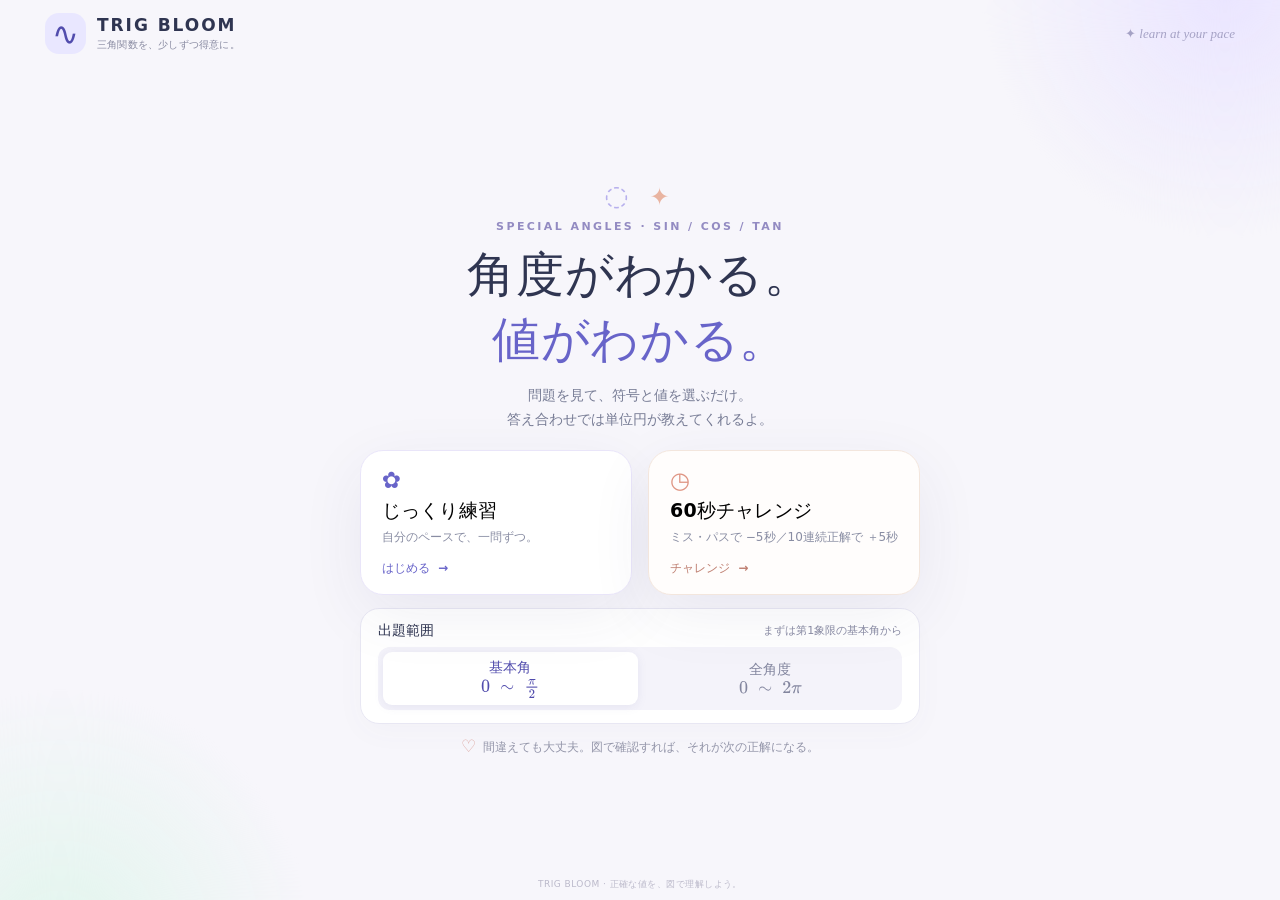
<file: trig-bloom/index.html>
<!doctype html>
<html lang="ja">
<head>
  <meta charset="utf-8">
  <meta name="viewport" content="width=device-width,initial-scale=1,viewport-fit=cover">
  <meta name="theme-color" content="#f7f5ff">
  <meta name="description" content="単位円で身につく三角関数の一問一答。じっくり練習と60秒チャレンジ。">
  <title>TRIG BLOOM｜三角関数クイズ · TeX数式</title>
  <style>:root{font-family:"Hiragino Kaku Gothic ProN","Hiragino Sans","Yu Gothic",Meiryo,system-ui,sans-serif;color:#2f3551;background:#f7f6fb;font-synthesis:none;--purple:#6864c9;--purple-dark:#514cad;--lavender:#f0eeff;--teal:#249b91;--salmon:#e18b81;--line:#e8e7f3;--shadow:0 19px 64px rgba(52,53,102,.075)}*{box-sizing:border-box}body{margin:0;min-height:100vh;min-height:100dvh;overflow-x:hidden}button{font:inherit;cursor:pointer;-webkit-tap-highlight-color:transparent}button:focus-visible{outline:3px solid #a7a2ff;outline-offset:3px}button:disabled{cursor:not-allowed}button:active:not(:disabled){transform:translateY(1px)}[hidden]{display:none!important}.ambient{position:fixed;z-index:-1;pointer-events:none;filter:blur(2px);border-radius:100%}.ambient-a{width:490px;height:490px;top:-250px;right:-190px;background:radial-gradient(circle,#eae5ff,transparent 70%)}.ambient-b{width:520px;height:520px;bottom:-300px;left:-200px;background:radial-gradient(circle,#e2f5ed,transparent 68%)}.app{max-width:930px;margin:auto;padding:25px 20px 26px}.site-header{display:flex;align-items:center;justify-content:space-between;gap:18px;margin:0 0 38px}.brand{display:flex;align-items:center;gap:11px}.brand-icon{display:grid;place-items:center;width:41px;height:41px;border-radius:14px;background:#e9e7ff;color:var(--purple-dark);font-size:32px;font-family:Georgia,serif;line-height:1}.brand strong,.brand small{display:block}.brand strong{font-size:17px;letter-spacing:.115em;font-weight:800}.brand small{font-size:10px;color:#888aa1;letter-spacing:.02em;margin-top:3px}.header-note{font-family:Georgia,serif;font-style:italic;font-size:13px;color:#a5a2c5}.screen{animation:up .25s ease}.start-screen{text-align:center;max-width:760px;margin:auto}.welcome-mark{font-size:38px;color:#b7b0ed;letter-spacing:6px;height:55px}.welcome-mark span{color:#e9b4a1;font-size:24px;vertical-align:middle}.eyebrow{font-size:11px;font-weight:800;color:#938bc2;letter-spacing:.22em;margin:0 0 15px}.start-screen h1{font-size:clamp(33px,6vw,55px);line-height:1.47;letter-spacing:.015em;margin:0;font-weight:850}.start-screen h1 em{font-style:normal;color:var(--purple)}.lead{font-size:14px;line-height:2.05;color:#777c95;margin:18px 0 29px}.mode-grid{display:grid;grid-template-columns:1fr 1fr;gap:16px;text-align:left}.mode-card{position:relative;min-height:183px;border:1px solid #e9e5f9;border-radius:23px;background:#fff;padding:23px 25px;box-shadow:var(--shadow);display:flex;flex-direction:column;align-items:flex-start;transition:transform .2s,box-shadow .2s}.mode-card:hover{transform:translateY(-3px);box-shadow:0 22px 55px #4b4b8a19}.mode-timed{background:#fffdfc;border-color:#f3e6dd}.mode-symbol{font-size:27px;color:var(--purple);line-height:1.1;margin-bottom:12px}.mode-timed .mode-symbol{color:#df9583}.mode-name{font-size:21px;font-weight:800;letter-spacing:.01em}.mode-desc{font-size:12px;color:#898da3;margin-top:7px}.mode-cta{font-size:12px;font-weight:800;color:var(--purple);margin-top:auto;padding-top:13px}.mode-timed .mode-cta{color:#be7e70}.mode-cta span{padding-left:4px}.level-card{margin:23px 0 0;border:1px solid var(--line);background:#fff;border-radius:19px;padding:19px 21px;box-shadow:0 8px 30px #61618108}.level-top{display:flex;justify-content:space-between;gap:8px;align-items:center;margin-bottom:12px}.level-heading{font-size:14px;font-weight:800}.level-note{font-size:11px;color:#8a8ca4}.level-switch{display:flex;background:#f4f3fa;border-radius:12px;padding:5px;gap:5px}.level-button{border:0;background:transparent;color:#82859e;border-radius:9px;flex:1;padding:11px 6px;font-size:14px;font-weight:750;transition:background .18s}.level-button small{display:block;font-weight:500;margin-top:2px;font-size:10px}.level-button.active{background:white;color:var(--purple-dark);box-shadow:0 2px 10px #7775b01c}.bottom-tip{margin:23px 0 6px;font-size:12px;color:#9395a9}.bottom-tip span{font-size:17px;color:#dba6a1;vertical-align:-1px;margin-right:3px}.play-screen{max-width:790px;margin:auto}.play-top{display:flex;align-items:center;justify-content:space-between;margin:0 0 15px}.plain-button{padding:7px 2px;border:0;background:none;font-size:12px;font-weight:650;color:#777b94}.plain-button:hover{color:var(--purple)}.mode-pill{font-size:11px;font-weight:750;color:#746cb2;background:#efedff;padding:8px 13px;border-radius:100px}.status-grid{display:flex;gap:13px;margin-bottom:13px}.status-cell{flex:1;min-width:0;padding:15px 20px;border:1px solid #e9e8f1;background:#fff;border-radius:16px;display:flex;align-items:center;justify-content:space-between;gap:8px}.status-label{font-size:12px;color:#9394aa;font-weight:700}.status-label span{color:#e7b07d}.status-cell strong{font-size:25px;line-height:1;color:var(--purple);font-variant-numeric:tabular-nums}.status-cell .unit{font-size:11px;font-weight:600;color:#9799ad}.timer-track{height:8px;background:#ebe9f2;border-radius:12px;overflow:hidden;margin:4px 0 15px}.timer-fill{height:100%;width:100%;border-radius:12px;background:linear-gradient(90deg,#a6ded2,#7b7ace);transition:width .12s linear,background-color .3s}.timer-fill.urgent{background:#e0a18e}.question-card{text-align:center;background:#fff;border:1px solid #eceaf6;border-radius:24px;min-height:189px;padding:23px 12px 21px;box-shadow:var(--shadow);display:flex;flex-direction:column;justify-content:center}.question-small{font-family:system-ui,sans-serif;font-size:11px;letter-spacing:.2em;font-weight:800;color:#a6a0c5}.question-formula{font-family:Georgia,"Times New Roman",serif;font-size:clamp(45px,9vw,72px);font-weight:500;color:#3d4268;display:flex;justify-content:center;align-items:center;gap:.20em;margin:7px 0 2px;white-space:nowrap}.formula-angle{color:var(--purple-dark);font-size:.87em}.formula-eq{font-size:.79em;margin-left:.13em;color:#66698c}.question-guide{font-size:12px;color:#9698aa;margin:8px 0 0}.answer-panel{background:#fff;border:1px solid #eceaf6;border-radius:24px;padding:23px 27px 21px;margin-top:15px;box-shadow:var(--shadow)}.answer-heading{display:flex;justify-content:space-between;align-items:center;gap:8px}.answer-heading h2{font-size:15px;margin:0;font-weight:800}.selected-preview{font-size:10px;color:#9496a9;display:flex;gap:8px;align-items:center}.selected-preview strong{display:inline-flex;align-items:center;justify-content:center;min-width:62px;padding:6px 10px;background:#f3f1ff;border-radius:9px;color:var(--purple-dark);font-size:17px;font-weight:750;font-family:Georgia,"Times New Roman",serif}.sign-line{display:flex;align-items:center;gap:14px;margin-top:19px}.group-name,.values-title{font-weight:750;font-size:12px;color:#555a79}.sign-buttons{display:flex;gap:9px}.sign-button{width:57px;height:42px;border-radius:11px;background:#faf9fe;border:1.5px solid #e9e6f3;color:#656780;font-size:24px;font-weight:700}.sign-button.chosen{border-color:#9085df;background:#f0edff;color:#5f56bc}.sign-button:disabled{opacity:.35}.input-hint{font-size:11px;color:#aaa9b9}.divider-line{height:1px;background:#f0eef5;margin:19px 0}.values-title{display:flex;align-items:center;gap:13px;margin-bottom:12px}.values-title span{font-size:11px;font-weight:400;color:#a3a4b4}.value-grid{display:grid;grid-template-columns:repeat(4,minmax(0,1fr));gap:10px}.value-button{height:59px;border:1.5px solid #e9e7f2;background:#faf9fe;border-radius:13px;font-family:Georgia,"Times New Roman",serif;color:#4f5271;font-size:22px;font-weight:650;transition:background .15s,border-color .15s,transform .15s}.value-button:hover{border-color:#c9c4ef;background:#f3f0ff}.value-button.chosen{border-color:#8579d7;background:#eeebff;box-shadow:inset 0 0 0 1px #8579d7;color:var(--purple-dark)}.value-button.undefined{font-family:inherit;font-size:14px}.action-line{display:flex;align-items:center;justify-content:center;gap:14px;margin-top:20px}.primary-button{height:54px;background:var(--purple);border:1px solid var(--purple);border-radius:13px;color:white;font-size:15px;font-weight:800;padding:0 26px;min-width:235px;box-shadow:0 6px 12px #7573bd29;transition:background .2s,transform .1s}.primary-button:hover:not(:disabled){background:var(--purple-dark)}.primary-button:disabled{opacity:.43;box-shadow:none}.primary-button span{padding-left:8px}.skip-button,.secondary-button{border:0;background:transparent;color:#9597a9;font-size:12px;padding:10px}.skip-button:hover,.secondary-button:hover{color:var(--purple)}.keyboard-tip{color:#b5b4c0;font-size:10px;text-align:center;margin:14px 0 0}.feedback-panel{margin-top:15px;background:#fff;border:1px solid #eceaf6;border-radius:24px;padding:25px 28px 26px;box-shadow:var(--shadow);animation:up .25s ease}.feedback-lead{display:flex;align-items:center;gap:12px}.feedback-emblem{display:grid;place-items:center;background:#e5f6ef;color:#278f7a;border-radius:50%;width:43px;height:43px;font-size:21px}.feedback-emblem.try{color:#b77d6c;background:#fff1e7}.feedback-lead h2{margin:0;color:#394a5d;font-size:20px}.feedback-lead p{margin:4px 0 0;color:#969aaa;font-size:12px}.correct-answer{margin:19px 0;background:#f1f0ff;border-radius:14px;display:flex;align-items:center;justify-content:space-between;gap:6px;padding:15px 19px}.correct-answer span{color:#7776a0;font-size:11px;font-weight:650}.correct-answer strong{font-family:Georgia,"Times New Roman",serif;color:#5954af;font-size:clamp(19px,4vw,27px);font-weight:650}.explanation-layout{display:grid;grid-template-columns:minmax(0,1fr) minmax(0,1fr);align-items:center;gap:20px}.circle-holder{border-radius:18px;background:#fafaff;min-width:0;padding:2px;display:grid;place-items:center}.circle-holder svg{display:block;max-width:340px;width:100%;height:auto}.explanation-copy{padding:8px 0}.tiny-label{font-size:10px;letter-spacing:.19em;font-weight:800;color:#a39bd3}.explanation-copy h3{font-size:17px;margin:7px 0 15px}.coordinate-box{border-left:3px solid #c3b9ed;padding-left:13px;font-family:Georgia,"Times New Roman",serif;font-size:15px;line-height:2;color:#555776}.explanation-copy p{line-height:1.9;font-size:13px;color:#646982}.explanation-copy .circle-footnote{font-size:11px;color:#9898aa}.next-button{display:block;margin:18px auto 0;min-width:240px}.timed-note{text-align:center;margin:11px 0 0;font-size:11px;color:#979aaa}.result-screen{max-width:700px;margin:45px auto 0;text-align:center}.result-sparkle{font-size:34px;color:#b7b0e8;letter-spacing:12px;margin:0 0 16px}.result-screen h1{font-size:clamp(27px,6vw,39px);margin:0}.result-lead{color:#9193a7;font-size:13px;line-height:1.8}.result-feature{background:#fff;border:1px solid var(--line);border-radius:24px;box-shadow:var(--shadow);margin:25px 0 13px;padding:26px 15px}.result-feature>span{color:#8d8ba8;font-size:12px}.result-feature div{margin-top:5px;color:var(--purple);font-weight:800}.result-feature strong{font-size:82px;line-height:1.1;font-variant-numeric:tabular-nums}.result-feature div span{font-size:20px;margin-left:7px}.result-details{display:grid;grid-template-columns:repeat(3,1fr);gap:12px}.result-details>div{padding:20px 8px;background:white;border:1px solid var(--line);border-radius:15px}.result-details span,.result-details strong{display:block}.result-details span{font-size:10px;color:#a1a1b3}.result-details strong{font-size:22px;margin-top:8px;color:#55597b}.result-actions{display:flex;gap:12px;justify-content:center;align-items:center;margin:28px 0}.secondary-button{padding:14px;font-size:13px}.site-footer{font-size:10px;color:#bbb9ca;text-align:center;margin:33px 0 0;letter-spacing:.05em}@keyframes up{from{opacity:.5;transform:translateY(9px)}to{opacity:1;transform:translateY(0)}}@media(max-width:600px){.app{padding:17px 14px 25px}.site-header{margin-bottom:25px}.header-note{display:none}.start-screen h1{font-size:36px}.lead{font-size:13px;margin:15px 0 20px}.mode-grid{gap:11px}.mode-card{padding:17px 15px;min-height:182px;border-radius:18px}.mode-name{font-size:16px}.mode-desc{font-size:11px;line-height:1.55}.level-card{padding:15px}.level-note{font-size:10px}.level-button{font-size:13px}.status-grid{gap:7px}.status-cell{padding:12px 9px;border-radius:12px;flex-direction:column;gap:7px}.status-label{font-size:10px}.status-cell strong{font-size:22px}.question-card{min-height:154px;padding:18px 8px}.question-formula{font-size:clamp(39px,10.5vw,59px)}.answer-panel,.feedback-panel{padding:19px 16px;border-radius:19px}.answer-heading h2{font-size:14px}.sign-line{gap:9px}.input-hint{font-size:10px}.value-grid{gap:8px}.value-button{height:56px;font-size:21px;border-radius:12px}.action-line{gap:8px}.primary-button{min-width:0;flex:1;padding:0 12px}.explanation-layout{grid-template-columns:1fr;gap:10px}.circle-holder svg{max-width:310px}.explanation-copy{padding:5px 6px}.explanation-copy h3{margin-bottom:8px}.coordinate-box{font-size:14px}.correct-answer{padding:12px}.correct-answer strong{font-size:clamp(18px,5vw,24px)}.next-button{width:100%}.result-details{gap:7px}.result-details strong{font-size:17px}.result-actions{flex-direction:column}.result-actions .primary-button{width:100%;flex:none}.keyboard-tip{display:none}}@media(max-width:380px){.mode-card{padding:14px 12px}.mode-name{font-size:15px}.value-button{font-size:19px}.selected-preview{font-size:9px}.question-formula{font-size:39px}.correct-answer strong{font-size:19px}}@media(prefers-reduced-motion:reduce){*,*::before,*::after{animation-duration:.01ms!important;transition-duration:.01ms!important;scroll-behavior:auto!important}}

/* Authentic TeX glyphs, rendered as vector math (independent of network fonts). */
.tex-glyph-cache{position:absolute;width:0;height:0;overflow:hidden;pointer-events:none}
mjx-container.MathJax{display:inline-block;max-width:100%;line-height:1;vertical-align:middle;white-space:nowrap}
mjx-container.MathJax svg{display:inline-block;max-width:100%;overflow:visible;vertical-align:middle}
.question-formula{font-family:serif;font-size:clamp(41px,8.5vw,68px);color:#41446f;min-height:98px}
.question-formula mjx-container.MathJax{max-width:100%;}
.value-button{font-family:serif;font-size:26px;height:72px;line-height:1.15;display:flex;align-items:center;justify-content:center;padding:6px 4px}
.value-button mjx-container.MathJax{display:inline-flex;align-items:center;justify-content:center}
.selected-preview strong{font-size:21px;min-height:45px;min-width:74px;padding:5px 10px;font-family:serif}
.correct-answer strong{font-family:serif;font-size:clamp(21px,4vw,28px);line-height:1.4;display:inline-flex;align-items:center;justify-content:flex-end;min-height:48px;gap:4px;max-width:80%}
.correct-answer .undefined-label{font-family:inherit;font-size:.60em;white-space:nowrap;color:#5954af}
.coordinate-box{font-family:serif;font-size:20px;line-height:1.6}
.coordinate-box > div{padding:7px 0;min-height:45px;display:flex;align-items:center}
.circle-footnote mjx-container{font-size:14px;color:#737694}
.circle-angle-math{font-size:22px;width:100%;height:100%;display:flex;align-items:center;justify-content:center;color:#6159c7}
.level-button small mjx-container{font-size:14px}
@media(max-width:600px){
 .question-formula{font-size:clamp(37px,9.4vw,59px);min-height:75px}
 .value-button{height:69px;font-size:23px}
 .selected-preview strong{font-size:18px;min-height:42px}
 .correct-answer strong{font-size:clamp(20px,4.5vw,26px)}
 .coordinate-box{font-size:18px}
}
@media(max-width:380px){.value-button{font-size:19px;height:65px}.question-formula{font-size:36px}.correct-answer strong{font-size:18px}}

/* v3 — uncluttered, legible answer review */
.feedback-panel{padding:22px 24px 22px}
.feedback-lead{gap:13px}
.feedback-emblem{flex:none;width:49px;height:49px;font-size:24px}
.feedback-lead h2{font-size:22px;line-height:1.4}
.feedback-lead p{font-size:13px;line-height:1.5}
.correct-answer{margin:15px 0 16px;display:flex;flex-direction:column;align-items:center;gap:11px;text-align:center;padding:15px 16px 20px;border-radius:18px}
.correct-answer span{font-size:13px;letter-spacing:.06em}
.correct-answer strong{width:100%;max-width:100%;min-width:0;min-height:50px;display:flex;justify-content:center;align-items:center;font-size:clamp(25px,4.7vw,36px);color:#534eac;line-height:1.3}
.correct-answer strong mjx-container.MathJax{max-width:100%}
.explanation-layout{grid-template-columns:minmax(0,260px) minmax(0,1fr);gap:18px;align-items:start}
.circle-holder{border:1px solid #efedf8;padding:6px 4px 10px;overflow:hidden}
.circle-holder #circleDrawing{width:100%;max-width:270px}
.circle-holder svg{max-width:270px;width:100%;height:auto}
.circle-angle-heading{height:39px;display:flex;align-items:center;justify-content:center;gap:8px;font-weight:650;font-size:13px;color:#75779a}
.circle-angle-heading span{color:#5d56bf;font-size:22px;display:inline-flex;align-items:center;min-width:0}
.circle-angle-heading small{font-size:12px;font-weight:500;color:#9996aa}
.circle-legend{display:flex;justify-content:center;gap:16px;color:#7e809c;font-size:12px;margin-top:-2px}
.circle-legend span{display:flex;align-items:center;gap:6px}
.circle-legend i{width:10px;height:10px;display:inline-block;border-radius:3px}
.legend-x{background:#42ae9c}.legend-y{background:#eea58a}
.explanation-copy{padding:4px 0}
.explanation-copy .tiny-label{font-size:10px}
.explanation-copy h3{margin:5px 0 11px;font-size:16px}
.coordinate-box{border:0;padding:0;display:flex;flex-wrap:wrap;gap:9px;font-size:19px;line-height:1.2}
.coordinate-box > div{background:#f8f8fe;border:1px solid #eceaf7;border-radius:11px;padding:9px 11px;min-height:46px;max-width:100%}
.explanation-copy p{line-height:1.6;font-size:13px;margin:12px 0 0}
.explanation-copy .circle-footnote{margin-top:10px;font-size:11px}
.next-button{margin-top:15px}
.time-adjustment{margin:0 0 8px;padding:10px 14px;text-align:center;font-size:14px;font-weight:800;border-radius:12px}
.time-gain{background:#e3f5ed;color:#237c66}
.time-loss{background:#fff0e7;color:#ac5a42}
body.timed-mode .site-header{margin-bottom:17px}
body.timed-mode .feedback-panel{max-width:650px;margin:15px auto 0}
body.timed-mode .correct-answer{margin-bottom:10px}
body.timed-mode .timed-note{margin-top:6px}
@media(max-width:600px){
 .feedback-panel{padding:18px 16px 18px}
 .feedback-lead h2{font-size:20px}
 .feedback-lead p{font-size:12px}
 .feedback-emblem{width:42px;height:42px;font-size:21px}
 .correct-answer{margin:12px 0 14px;padding:13px 10px 17px;gap:9px}
 .correct-answer strong{font-size:clamp(24px,6.8vw,31px);min-height:42px}
 .explanation-layout{display:grid;grid-template-columns:1fr;gap:9px}
 .circle-holder{width:min(100%,236px);margin:0 auto;padding:0 4px 7px}
 .circle-holder #circleDrawing,.circle-holder svg{max-width:228px}
 .circle-angle-heading{height:37px}
 .explanation-copy{padding:3px 0}
 .explanation-copy .tiny-label{display:none}
 .explanation-copy h3{font-size:15px;margin:0 0 8px;text-align:center}
 .coordinate-box{justify-content:center;gap:8px;font-size:17px}
 .coordinate-box > div{padding:8px 10px;min-height:42px}
 .explanation-copy p{text-align:center;font-size:12px;line-height:1.5;margin:9px 0 0}
 .explanation-copy .circle-footnote{display:none}
 .next-button{margin-top:14px}
 body.timed-mode .question-card{min-height:126px}
 body.timed-mode .feedback-panel{padding:18px 16px}
 body.timed-mode .correct-answer{margin:12px 0}
}
@media(max-width:360px){
 .correct-answer strong{font-size:23px}
 .coordinate-box{font-size:16px}
 .circle-holder{width:218px}
 .circle-holder #circleDrawing,.circle-holder svg{max-width:210px}
}

/* v6 — Desktop one-screen workspace. Mobile keeps the original vertical flow. */
@media (min-width: 850px) {
  html,body {min-height:100%;}
  .app {
    max-width:1240px;
    height:100vh; height:100dvh;
    min-height:0;
    display:flex;
    flex-direction:column;
    padding:13px 25px 9px;
  }
  .site-header {margin-bottom:10px; flex:none;}
  .site-footer {margin:7px 0 0; flex:none; font-size:9px;}
  .play-screen {
    max-width:none;
    width:100%;
    flex:1;
    min-height:0;
    display:grid;
    grid-template-columns:minmax(0, .78fr) minmax(0,1.22fr);
    grid-template-rows:auto auto auto minmax(0,1fr);
    grid-template-areas:
      'top top'
      'stats stats'
      'timer timer'
      'question panel';
    gap:10px 20px;
    align-items:stretch;
  }
  .play-top {grid-area:top; margin:0; min-height:31px;}
  .status-grid {grid-area:stats; gap:11px; margin:0;}
  .status-cell {padding:9px 18px; min-height:57px;}
  .status-cell strong {font-size:24px;}
  .timer-track {grid-area:timer; margin:0; height:6px;}
  .question-card {
    grid-area:question;
    min-height:0;
    height:100%;
    padding:23px 17px;
    border-radius:23px;
    box-shadow:0 12px 36px #4b4c8410;
  }
  .question-small {font-size:12px;}
  .question-formula {font-size:clamp(41px,4.1vw,64px);min-height:97px; max-width:100%;}
  .question-guide {font-size:13px;}
  .answer-panel, .feedback-panel {
    grid-area:panel;
    margin:0;
    min-width:0;
    min-height:0;
    padding:19px 24px 16px;
    border-radius:23px;
    box-shadow:0 12px 36px #4b4c8410;
  }
  .answer-panel {display:flex;flex-direction:column;justify-content:center;}
  .answer-heading h2 {font-size:18px;}
  .sign-line {margin-top:16px;}
  .divider-line {margin:14px 0;}
  .value-button {height:59px; font-size:24px;}
  .value-grid {gap:8px;}
  .values-title {margin-bottom:10px;}
  .action-line {margin-top:16px;}
  .primary-button {height:48px;}
  .keyboard-tip {margin-top:10px;}
  .feedback-panel {display:flex;flex-direction:column;justify-content:center;}
  .feedback-lead h2 {font-size:19px;}
  .feedback-emblem {width:41px;height:41px; font-size:20px;}
  .feedback-lead p {font-size:12px;}
  .correct-answer {margin:10px 0 12px; padding:11px 13px 13px;gap:5px;}
  .correct-answer span {font-size:11px;}
  .correct-answer strong {min-height:36px;font-size:clamp(23px,2.55vw,31px);}
  .explanation-layout {grid-template-columns:minmax(0,207px) minmax(0,1fr);gap:13px;align-items:center;}
  .circle-holder {padding:4px 3px 7px;}
  .circle-holder #circleDrawing, .circle-holder svg {max-width:199px;}
  .circle-angle-heading {height:29px;font-size:11px;gap:5px;}
  .circle-angle-heading span {font-size:17px;}
  .circle-angle-heading small {font-size:10px;}
  .circle-legend {font-size:10px;gap:10px;}
  .explanation-copy {padding:2px 0;}
  .explanation-copy h3 {font-size:15px;margin:5px 0 7px;}
  .coordinate-box {font-size:16px;gap:7px;}
  .coordinate-box > div {min-height:35px;padding:6px 8px;}
  .explanation-copy p {font-size:12px;line-height:1.5;margin-top:8px;}
  .explanation-copy .circle-footnote {font-size:10px;margin-top:7px;}
  .next-button {margin:12px auto 0;min-width:210px;}
  body.timed-mode .site-header {margin-bottom:10px;}
  body.timed-mode .feedback-panel {max-width:none;margin:0;}
  body.timed-mode .correct-answer {margin:11px 0 9px;}
  body.timed-mode .timed-note {margin:5px 0 0;}
  .time-adjustment {padding:8px 10px; font-size:12px;}
  .start-screen {display:flex;flex-direction:column;justify-content:center;flex:1;min-height:0;}
  .start-screen h1 {font-size:clamp(30px,4vw,48px);line-height:1.35;}
  .welcome-mark {height:41px;font-size:28px;}
  .lead {margin:12px 0 18px;line-height:1.7;}
  .eyebrow {margin-bottom:9px;}
  .mode-card {min-height:145px;padding:17px 21px;}
  .mode-symbol {font-size:23px;margin-bottom:5px;}
  .mode-name {font-size:19px;}
  .mode-desc {margin-top:5px;}
  .mode-cta {padding-top:8px;}
  .level-card {margin-top:13px;padding:13px 17px;}
  .level-top {margin-bottom:7px;}
  .level-button {padding:7px 5px;}
  .bottom-tip {margin:12px 0 0;}
  .result-screen {display:flex;flex-direction:column;justify-content:center;max-width:720px;margin:auto;flex:1;min-height:0;}
  .result-sparkle {font-size:25px;margin:0 0 5px;}
  .result-screen h1 {font-size:31px;}
  .result-lead {margin:7px 0;}
  .result-feature {margin:12px 0 9px;padding:14px;}
  .result-feature strong {font-size:61px;}
  .result-details > div {padding:12px 7px;}
  .result-details strong {font-size:19px;margin-top:3px;}
  .result-actions {margin:14px 0 0;}
}
@media (min-width:850px) and (max-height:730px) {
  .app {padding-top:8px;padding-bottom:5px;}
  .site-header {margin-bottom:6px;}
  .play-screen {gap:7px 15px;}
  .status-cell {min-height:49px;padding:6px 16px;}
  .question-formula {font-size:clamp(40px,3.8vw,60px);min-height:79px;}
  .answer-panel,.feedback-panel {padding:12px 18px;}
  .value-button {height:52px;}
  .sign-line {margin-top:10px;}
  .divider-line {margin:11px 0;}
  .action-line {margin-top:11px;}
  .keyboard-tip {margin-top:6px;}
  .feedback-lead h2 {font-size:18px;}
  .correct-answer {margin:8px 0 9px;padding:8px 10px 10px;}
  .correct-answer strong {min-height:33px;font-size:24px;}
  .explanation-layout {grid-template-columns:minmax(0,181px) minmax(0,1fr);gap:10px;}
  .circle-holder #circleDrawing,.circle-holder svg {max-width:176px;}
  .circle-angle-heading {height:25px;}
  .circle-angle-heading span {font-size:15px;}
  .explanation-copy h3 {margin:4px 0 5px;}
  .coordinate-box {font-size:15px;}
  .coordinate-box > div {min-height:32px;padding:4px 7px;}
  .explanation-copy p {font-size:11px;margin-top:6px;}
  .explanation-copy .circle-footnote {display:none;}
  .next-button {margin-top:9px;}
  .site-footer {margin-top:4px;}
  .welcome-mark {height:32px;font-size:24px;}
  .mode-card {min-height:130px;}
  .level-card {padding:10px 15px;margin-top:11px;}
  .bottom-tip {margin-top:10px;}
}


/* v7: Full-viewport learning on phones and desktops.  No nested scrolling.
   Touch targets stay >=40px on standard phones and mathematical SVG stays sharp. */
@media (max-width:849px){
 html,body{width:100%;height:100%;max-height:100%;overflow:hidden;overscroll-behavior:none;}
 body{min-height:0;}
 .app{height:100vh;height:100dvh;min-height:0;max-width:640px;display:flex;flex-direction:column;overflow:hidden;
      padding:clamp(4px,1.1dvh,12px) clamp(8px,3vw,18px) clamp(3px,.7dvh,8px);}
 .site-header{flex:0 0 auto;margin:0 0 clamp(3px,.6dvh,8px);min-height:30px;gap:4px;}
 .brand{gap:7px}.brand-icon{width:28px;height:28px;border-radius:9px;font-size:22px}
 .brand strong{font-size:14px;line-height:1.1}.brand small{font-size:8px;margin-top:1px}
 .site-footer{display:none}
 .start-screen,.play-screen,.result-screen{width:100%;max-width:100%;min-height:0;flex:1;margin:0;overflow:hidden;}
 .play-screen{display:grid;grid-template-areas:'top' 'stats' 'timer' 'question' 'panel';grid-template-rows:auto auto auto minmax(0,.23fr) minmax(0,.77fr);align-content:stretch;gap:clamp(3px,.7dvh,7px);}
 .play-top{grid-area:top}.status-grid{grid-area:stats}.timer-track{grid-area:timer}.question-card{grid-area:question}.answer-panel,.feedback-panel{grid-area:panel}
 .play-top{margin:0;min-height:22px}.plain-button{padding:3px 1px;font-size:11px}
 .mode-pill{font-size:10px;padding:5px 10px}
 .status-grid{display:grid;grid-template-columns:repeat(3,minmax(0,1fr));gap:5px;margin:0;}
 .status-cell{min-height:39px;padding:5px 6px;border-radius:11px;gap:2px;flex-direction:row;justify-content:center;}
 .status-label{font-size:9px;white-space:nowrap}.status-cell strong{font-size:19px;white-space:nowrap}
 .status-cell .unit{font-size:9px}
 .timer-track{height:4px;margin:0}
 .question-card{height:100%;min-height:0;max-height:none;padding:6px 8px;border-radius:17px;}
 .question-small{font-size:9px;letter-spacing:.12em;line-height:1.1}
 .question-formula{margin:2px 0 0;min-height:0;font-size:clamp(27px,8.3vw,45px);line-height:1;}
 .question-guide{margin:3px 0 0;font-size:10px;line-height:1.25}
 .answer-panel,.feedback-panel{height:100%;min-height:0;margin:0;padding:clamp(8px,1.3dvh,15px) clamp(9px,3vw,19px);border-radius:18px;overflow:hidden;}
 .answer-panel{display:flex;flex-direction:column;justify-content:center;}
 .answer-heading h2{font-size:13px}.selected-preview{font-size:9px;gap:5px}
 .selected-preview strong{min-height:33px;min-width:47px;padding:2px 6px;font-size:17px}
 .sign-line{gap:9px;margin-top:clamp(6px,1.3dvh,11px);}
 .sign-button{width:48px;height:40px;border-radius:10px;font-size:23px}
 .group-name,.values-title{font-size:11px}
 .input-hint{font-size:9px}
 .divider-line{margin:clamp(6px,1.1dvh,11px) 0}
 .values-title{margin-bottom:clamp(5px,.7dvh,8px)}.values-title span{font-size:9px}
 .value-grid{grid-template-columns:repeat(4,minmax(0,1fr));gap:clamp(4px,.8dvh,8px);}
 .value-button{height:clamp(42px,6dvh,59px);font-size:clamp(17px,4.8vw,23px);padding:3px 1px;border-radius:10px}
 .value-button.undefined{font-size:11px}
 .action-line{margin-top:clamp(8px,1.3dvh,13px);gap:6px}
 .primary-button{height:clamp(40px,6dvh,50px);border-radius:11px;font-size:13px;padding:0 7px;min-width:0}
 .skip-button{font-size:11px;padding:9px 5px;white-space:nowrap}.keyboard-tip{display:none}
 .feedback-panel{display:flex;flex-direction:column;justify-content:center;}
 .feedback-lead{gap:8px;flex-shrink:0}.feedback-emblem{width:34px;height:34px;font-size:18px}
 .feedback-lead h2{font-size:clamp(15px,4vw,19px)}.feedback-lead p{font-size:10px;margin:1px 0 0}
 .correct-answer{flex-shrink:0;padding:clamp(5px,.8dvh,9px) clamp(6px,2vw,10px);margin:clamp(5px,1dvh,10px) 0;gap:5px;min-height:46px;border-radius:11px}
 .correct-answer span{font-size:10px;white-space:nowrap}
 .correct-answer strong{min-height:30px;min-width:0;font-size:clamp(17px,5.4vw,25px);max-width:83%;line-height:1.1}
 .correct-answer strong mjx-container.MathJax{max-width:100%}
 .explanation-layout{display:grid;grid-template-columns:minmax(0,47%) minmax(0,53%);align-items:center;gap:3px;min-width:0;min-height:0;}
 .circle-holder{margin:0;min-width:0;width:100%;border:1px solid #edeafa;padding:3px 2px 5px;}
 .circle-holder #circleDrawing{width:100%;max-width:none;min-width:0;}
 .circle-holder svg{display:block;width:100%;height:auto;max-width:none}
 .circle-angle-heading{height:22px;font-size:9px;gap:3px;white-space:nowrap;}
 .circle-angle-heading span{font-size:14px;min-width:0}.circle-angle-heading small{font-size:8px}
 .circle-legend{font-size:8px;gap:7px}.circle-legend span{gap:3px}.circle-legend i{width:7px;height:7px}
 .explanation-copy{min-width:0;padding:0 0 0 5px}
 .explanation-copy .tiny-label{display:none}.explanation-copy h3{font-size:12px;margin:0 0 5px;text-align:left}
 .coordinate-box{display:flex;flex-direction:column;flex-wrap:nowrap;gap:5px;justify-content:start;font-size:clamp(10px,3.3vw,15px);}
 .coordinate-box>div{width:100%;min-height:29px;padding:5px 3px;border-radius:7px;}
 .coordinate-box mjx-container.MathJax{max-width:100%;}
 .explanation-copy p{font-size:10px;line-height:1.45;text-align:left;margin:6px 0 0}
 .explanation-copy .circle-footnote{display:none}
 .next-button{flex:0 0 auto;min-width:0;width:100%;max-width:300px;margin:clamp(5px,1dvh,10px) auto 0;}
 .time-adjustment{flex-shrink:0;font-size:12px;padding:6px;margin:4px 0}
 body.timed-mode .site-header{margin-bottom:3px}
 body.timed-mode .feedback-panel{max-width:none;margin:0;padding:12px;}
 body.timed-mode .correct-answer{margin:8px 0}
 body.timed-mode .timed-note{margin:4px 0;font-size:10px}
 .start-screen{display:flex;flex-direction:column;justify-content:center;}
 .welcome-mark{font-size:22px;letter-spacing:2px;height:26px;flex:none}
 .welcome-mark span{font-size:16px}.eyebrow{font-size:9px;margin:0 0 7px}
 .start-screen h1{font-size:clamp(26px,8vw,36px);line-height:1.32}
 .lead{font-size:11px;line-height:1.6;margin:8px 0 11px}
 .mode-grid{gap:7px;grid-template-columns:1fr 1fr;flex-shrink:0}
 .mode-card{min-height:116px;padding:11px 10px;border-radius:14px}
 .mode-symbol{font-size:19px;margin-bottom:5px}
 .mode-name{font-size:clamp(12px,3.6vw,16px)}
 .mode-desc{font-size:10px;line-height:1.4;margin-top:4px}
 .mode-cta{font-size:10px;padding-top:5px}
 .level-card{margin-top:9px;padding:10px 12px;border-radius:14px;flex-shrink:0}
 .level-top{margin-bottom:6px;align-items:center}
 .level-heading{font-size:12px}.level-note{font-size:9px}
 .level-switch{gap:3px;padding:3px;border-radius:10px}
 .level-button{font-size:12px;padding:7px 3px;border-radius:8px}
 .level-button small{font-size:9px;margin-top:1px}
 .level-button small mjx-container{font-size:12px}
 .bottom-tip{font-size:10px;margin:10px 0 0;line-height:1.3}
 .result-screen{display:flex;flex-direction:column;justify-content:center;text-align:center;}
 .result-sparkle{font-size:21px;margin:0 0 8px}
 .result-screen h1{font-size:clamp(22px,5.7vw,30px)}
 .result-lead{font-size:11px;line-height:1.5;margin:6px 0 10px}
 .result-feature{margin:7px 0;padding:10px 8px;border-radius:17px}
 .result-feature strong{font-size:clamp(46px,12vw,68px)}
 .result-details{gap:5px}.result-details>div{padding:8px 3px;border-radius:10px}
 .result-details span{font-size:9px}.result-details strong{font-size:16px;margin-top:4px}
 .result-actions{flex-direction:row;gap:6px;margin:12px 0 0}
 .result-actions .primary-button{flex:1;width:auto;min-width:0}
 .result-actions .secondary-button{padding:7px;font-size:11px;white-space:nowrap}
}
@media (max-width:849px) and (max-height:690px){
 .play-screen{grid-template-rows:22px 36px auto minmax(0,.21fr) minmax(0,.79fr);gap:4px}
 .question-formula{font-size:clamp(27px,7.9vw,39px)}
 .question-card{padding:4px 6px}
 .question-guide{font-size:9px;margin-top:2px}
 .answer-panel,.feedback-panel{padding:7px 9px}
 .value-button{height:43px}
 .answer-heading h2{font-size:12px}
 .selected-preview strong{min-height:29px}
 .sign-line{margin-top:5px}.sign-button{height:38px}
 .divider-line{margin:6px 0}
 .values-title{margin-bottom:4px}
 .action-line{margin-top:6px}.primary-button{height:42px}
 .correct-answer{margin:5px 0;padding:5px 7px}
 .circle-angle-heading{height:19px}
 .feedback-lead h2{font-size:15px}.feedback-lead p{font-size:9px}
 .explanation-copy h3{font-size:11px;margin-bottom:3px}
 .coordinate-box{gap:4px;font-size:11px}.coordinate-box>div{min-height:25px;padding:4px 3px}
 .explanation-copy p{font-size:9px;margin-top:4px}
 .next-button{height:40px;margin-top:5px}
 .start-screen .welcome-mark{height:20px;font-size:18px}
 .start-screen h1{font-size:28px}
 .start-screen .lead{font-size:10px;margin:5px 0 8px}
 .start-screen .mode-card{min-height:103px;padding:9px 8px}
 .start-screen .mode-symbol{font-size:17px;margin-bottom:2px}
 .start-screen .level-card{margin-top:7px;padding:8px 10px}
 .bottom-tip{margin-top:6px}
}
@media (max-width:849px) and (max-height:550px){
 .brand small,.question-guide,.input-hint,.feedback-lead p,.bottom-tip{display:none}
 .question-formula{font-size:clamp(26px,7vw,36px)}
 .correct-answer{min-height:39px}
 .correct-answer strong{font-size:16px}
 .circle-holder svg{max-height:135px}
 .sign-button{height:34px}.value-button{height:39px}.primary-button{height:37px}
 .result-feature{padding:7px}.result-feature strong{font-size:40px}
}


/* Feedback is a separate step, not a second long screen. */
@media (max-width:849px){
 body.is-reveal .play-screen{grid-template-rows:auto auto auto 0 minmax(0,1fr);}
 body.is-reveal .question-card{display:none}
 body.is-reveal .feedback-panel{justify-content:center;}
 body.is-reveal .correct-answer{font-size:1em;}
}
@media (max-width:849px) and (min-height:640px){
 body.is-reveal .feedback-panel{gap:clamp(2px,.55dvh,7px);}
 body.is-reveal:not(.timed-mode) .explanation-layout{grid-template-columns:1fr;justify-items:center;gap:6px;}
 body.is-reveal:not(.timed-mode) .circle-holder{width:100%;max-width:clamp(198px,27dvh,245px);margin:0 auto;}
 body.is-reveal:not(.timed-mode) .circle-angle-heading{height:25px;font-size:11px;}
 body.is-reveal:not(.timed-mode) .circle-angle-heading span{font-size:17px;}
 body.is-reveal:not(.timed-mode) .circle-legend{font-size:9px;}
 body.is-reveal:not(.timed-mode) .explanation-copy{width:100%;max-width:440px;padding:0;text-align:center;}
 body.is-reveal:not(.timed-mode) .explanation-copy h3{font-size:13px;text-align:center;margin:0 0 5px;}
 body.is-reveal:not(.timed-mode) .coordinate-box{display:flex;flex-direction:row;gap:8px;justify-content:center;font-size:clamp(13px,3.6vw,17px);}
 body.is-reveal:not(.timed-mode) .coordinate-box > div{width:auto;min-width:0;max-width:50%;padding:7px 9px;}
 body.is-reveal:not(.timed-mode) .explanation-copy p{text-align:center;font-size:11px;margin:5px 0 0;}
}
@media (max-width:849px) and (max-height:600px){
 body.is-reveal .feedback-panel{padding:8px}
 body.is-reveal .circle-holder svg{max-height:155px;}
 body.is-reveal .correct-answer{min-height:41px}
}


/* Small landscape phones: prevent the lower controls from being covered. */
@media (max-width:849px) and (max-height:450px){
 .start-screen .welcome-mark,.start-screen .lead,.start-screen .bottom-tip{display:none}
 .start-screen h1{font-size:24px;line-height:1.18}
 .start-screen .eyebrow{font-size:8px;margin-bottom:5px}
 .start-screen .mode-card{min-height:84px;padding:7px 10px}
 .start-screen .mode-symbol{display:none}
 .start-screen .level-card{padding:6px 10px;margin-top:6px}
 .start-screen .level-top{margin-bottom:2px}
 .start-screen .level-button{padding:4px 2px}
 .app{padding-top:3px;padding-bottom:2px}
 .site-header{min-height:25px;margin-bottom:2px}
 .brand-icon{width:23px;height:23px;font-size:18px}
 .play-screen{gap:2px;grid-template-rows:21px 32px auto minmax(0,.20fr) minmax(0,.80fr)}
 .status-cell{min-height:32px;padding:2px 3px}
 .question-card{padding:2px 4px}
 .question-formula{font-size:clamp(23px,6vw,33px)}
 .question-small{font-size:8px}
 .answer-panel{padding:4px 8px}
 .answer-heading h2{font-size:11px}
 .selected-preview strong{min-height:23px;font-size:14px}
 .sign-line{margin-top:3px}
 .sign-button{height:29px;font-size:19px}
 .divider-line{margin:4px 0}
 .values-title{margin-bottom:2px}
 .value-grid{gap:3px}
 .value-button{height:34px;font-size:17px}
 .action-line{margin-top:3px}
 .primary-button{height:35px;font-size:12px}
 .feedback-panel{padding:5px 9px}
 .feedback-lead .feedback-emblem{width:27px;height:27px}
 .feedback-lead h2{font-size:13px}
 .correct-answer{min-height:33px;padding:3px 5px;margin:3px 0}
 .correct-answer strong{min-height:26px;font-size:17px}
 .circle-holder svg{max-height:125px}
 .next-button{height:35px;margin-top:3px}
}

</style>
  
</head>
<body>
  <svg class="tex-glyph-cache" xmlns="http://www.w3.org/2000/svg" width="0" height="0" aria-hidden="true" focusable="false"><defs><path id="MJX-TEX-N-28" d="M94 250Q94 319 104 381T127 488T164 576T202 643T244 695T277 729T302 750H315H319Q333 750 333 741Q333 738 316 720T275 667T226 581T184 443T167 250T184 58T225 -81T274 -167T316 -220T333 -241Q333 -250 318 -250H315H302L274 -226Q180 -141 137 -14T94 250Z"></path><path id="MJX-TEX-N-63" d="M370 305T349 305T313 320T297 358Q297 381 312 396Q317 401 317 402T307 404Q281 408 258 408Q209 408 178 376Q131 329 131 219Q131 137 162 90Q203 29 272 29Q313 29 338 55T374 117Q376 125 379 127T395 129H409Q415 123 415 120Q415 116 411 104T395 71T366 33T318 2T249 -11Q163 -11 99 53T34 214Q34 318 99 383T250 448T370 421T404 357Q404 334 387 320Z"></path><path id="MJX-TEX-N-6F" d="M28 214Q28 309 93 378T250 448Q340 448 405 380T471 215Q471 120 407 55T250 -10Q153 -10 91 57T28 214ZM250 30Q372 30 372 193V225V250Q372 272 371 288T364 326T348 362T317 390T268 410Q263 411 252 411Q222 411 195 399Q152 377 139 338T126 246V226Q126 130 145 91Q177 30 250 30Z"></path><path id="MJX-TEX-N-73" d="M295 316Q295 356 268 385T190 414Q154 414 128 401Q98 382 98 349Q97 344 98 336T114 312T157 287Q175 282 201 278T245 269T277 256Q294 248 310 236T342 195T359 133Q359 71 321 31T198 -10H190Q138 -10 94 26L86 19L77 10Q71 4 65 -1L54 -11H46H42Q39 -11 33 -5V74V132Q33 153 35 157T45 162H54Q66 162 70 158T75 146T82 119T101 77Q136 26 198 26Q295 26 295 104Q295 133 277 151Q257 175 194 187T111 210Q75 227 54 256T33 318Q33 357 50 384T93 424T143 442T187 447H198Q238 447 268 432L283 424L292 431Q302 440 314 448H322H326Q329 448 335 442V310L329 304H301Q295 310 295 316Z"></path><path id="MJX-TEX-N-2061" d=""></path><path id="MJX-TEX-I-1D703" d="M35 200Q35 302 74 415T180 610T319 704Q320 704 327 704T339 705Q393 701 423 656Q462 596 462 495Q462 380 417 261T302 66T168 -10H161Q125 -10 99 10T60 63T41 130T35 200ZM383 566Q383 668 330 668Q294 668 260 623T204 521T170 421T157 371Q206 370 254 370L351 371Q352 372 359 404T375 484T383 566ZM113 132Q113 26 166 26Q181 26 198 36T239 74T287 161T335 307L340 324H145Q145 321 136 286T120 208T113 132Z"></path><path id="MJX-TEX-N-2C" d="M78 35T78 60T94 103T137 121Q165 121 187 96T210 8Q210 -27 201 -60T180 -117T154 -158T130 -185T117 -194Q113 -194 104 -185T95 -172Q95 -168 106 -156T131 -126T157 -76T173 -3V9L172 8Q170 7 167 6T161 3T152 1T140 0Q113 0 96 17Z"></path><path id="MJX-TEX-N-69" d="M69 609Q69 637 87 653T131 669Q154 667 171 652T188 609Q188 579 171 564T129 549Q104 549 87 564T69 609ZM247 0Q232 3 143 3Q132 3 106 3T56 1L34 0H26V46H42Q70 46 91 49Q100 53 102 60T104 102V205V293Q104 345 102 359T88 378Q74 385 41 385H30V408Q30 431 32 431L42 432Q52 433 70 434T106 436Q123 437 142 438T171 441T182 442H185V62Q190 52 197 50T232 46H255V0H247Z"></path><path id="MJX-TEX-N-6E" d="M41 46H55Q94 46 102 60V68Q102 77 102 91T102 122T103 161T103 203Q103 234 103 269T102 328V351Q99 370 88 376T43 385H25V408Q25 431 27 431L37 432Q47 433 65 434T102 436Q119 437 138 438T167 441T178 442H181V402Q181 364 182 364T187 369T199 384T218 402T247 421T285 437Q305 442 336 442Q450 438 463 329Q464 322 464 190V104Q464 66 466 59T477 49Q498 46 526 46H542V0H534L510 1Q487 2 460 2T422 3Q319 3 310 0H302V46H318Q379 46 379 62Q380 64 380 200Q379 335 378 343Q372 371 358 385T334 402T308 404Q263 404 229 370Q202 343 195 315T187 232V168V108Q187 78 188 68T191 55T200 49Q221 46 249 46H265V0H257L234 1Q210 2 183 2T145 3Q42 3 33 0H25V46H41Z"></path><path id="MJX-TEX-N-29" d="M60 749L64 750Q69 750 74 750H86L114 726Q208 641 251 514T294 250Q294 182 284 119T261 12T224 -76T186 -143T145 -194T113 -227T90 -246Q87 -249 86 -250H74Q66 -250 63 -250T58 -247T55 -238Q56 -237 66 -225Q221 -64 221 250T66 725Q56 737 55 738Q55 746 60 749Z"></path><path id="MJX-TEX-N-2212" d="M84 237T84 250T98 270H679Q694 262 694 250T679 230H98Q84 237 84 250Z"></path><path id="MJX-TEX-N-31" d="M213 578L200 573Q186 568 160 563T102 556H83V602H102Q149 604 189 617T245 641T273 663Q275 666 285 666Q294 666 302 660V361L303 61Q310 54 315 52T339 48T401 46H427V0H416Q395 3 257 3Q121 3 100 0H88V46H114Q136 46 152 46T177 47T193 50T201 52T207 57T213 61V578Z"></path><path id="MJX-TEX-N-32" d="M109 429Q82 429 66 447T50 491Q50 562 103 614T235 666Q326 666 387 610T449 465Q449 422 429 383T381 315T301 241Q265 210 201 149L142 93L218 92Q375 92 385 97Q392 99 409 186V189H449V186Q448 183 436 95T421 3V0H50V19V31Q50 38 56 46T86 81Q115 113 136 137Q145 147 170 174T204 211T233 244T261 278T284 308T305 340T320 369T333 401T340 431T343 464Q343 527 309 573T212 619Q179 619 154 602T119 569T109 550Q109 549 114 549Q132 549 151 535T170 489Q170 464 154 447T109 429Z"></path><path id="MJX-TEX-N-221A" d="M95 178Q89 178 81 186T72 200T103 230T169 280T207 309Q209 311 212 311H213Q219 311 227 294T281 177Q300 134 312 108L397 -77Q398 -77 501 136T707 565T814 786Q820 800 834 800Q841 800 846 794T853 782V776L620 293L385 -193Q381 -200 366 -200Q357 -200 354 -197Q352 -195 256 15L160 225L144 214Q129 202 113 190T95 178Z"></path><path id="MJX-TEX-N-33" d="M127 463Q100 463 85 480T69 524Q69 579 117 622T233 665Q268 665 277 664Q351 652 390 611T430 522Q430 470 396 421T302 350L299 348Q299 347 308 345T337 336T375 315Q457 262 457 175Q457 96 395 37T238 -22Q158 -22 100 21T42 130Q42 158 60 175T105 193Q133 193 151 175T169 130Q169 119 166 110T159 94T148 82T136 74T126 70T118 67L114 66Q165 21 238 21Q293 21 321 74Q338 107 338 175V195Q338 290 274 322Q259 328 213 329L171 330L168 332Q166 335 166 348Q166 366 174 366Q202 366 232 371Q266 376 294 413T322 525V533Q322 590 287 612Q265 626 240 626Q208 626 181 615T143 592T132 580H135Q138 579 143 578T153 573T165 566T175 555T183 540T186 520Q186 498 172 481T127 463Z"></path><path id="MJX-TEX-N-30" d="M96 585Q152 666 249 666Q297 666 345 640T423 548Q460 465 460 320Q460 165 417 83Q397 41 362 16T301 -15T250 -22Q224 -22 198 -16T137 16T82 83Q39 165 39 320Q39 494 96 585ZM321 597Q291 629 250 629Q208 629 178 597Q153 571 145 525T137 333Q137 175 145 125T181 46Q209 16 250 16Q290 16 318 46Q347 76 354 130T362 333Q362 478 354 524T321 597Z"></path><path id="MJX-TEX-N-223C" d="M55 166Q55 241 101 304T222 367Q260 367 296 349T362 304T421 252T484 208T554 189Q616 189 655 236T694 338Q694 350 698 358T708 367Q722 367 722 334Q722 260 677 197T562 134H554Q517 134 481 152T414 196T355 248T292 293T223 311Q179 311 145 286Q109 257 96 218T80 156T69 133Q55 133 55 166Z"></path><path id="MJX-TEX-I-1D70B" d="M132 -11Q98 -11 98 22V33L111 61Q186 219 220 334L228 358H196Q158 358 142 355T103 336Q92 329 81 318T62 297T53 285Q51 284 38 284Q19 284 19 294Q19 300 38 329T93 391T164 429Q171 431 389 431Q549 431 553 430Q573 423 573 402Q573 371 541 360Q535 358 472 358H408L405 341Q393 269 393 222Q393 170 402 129T421 65T431 37Q431 20 417 5T381 -10Q370 -10 363 -7T347 17T331 77Q330 86 330 121Q330 170 339 226T357 318T367 358H269L268 354Q268 351 249 275T206 114T175 17Q164 -11 132 -11Z"></path><path id="MJX-TEX-N-3D" d="M56 347Q56 360 70 367H707Q722 359 722 347Q722 336 708 328L390 327H72Q56 332 56 347ZM56 153Q56 168 72 173H708Q722 163 722 153Q722 140 707 133H70Q56 140 56 153Z"></path><path id="MJX-TEX-N-3F" d="M226 668Q190 668 162 656T124 632L114 621Q116 621 119 620T130 616T145 607T157 591T162 567Q162 544 147 529T109 514T71 528T55 566Q55 625 100 661T199 704Q201 704 210 704T224 705H228Q281 705 320 692T378 656T407 612T416 567Q416 503 361 462Q267 395 247 303Q242 279 242 241V224Q242 205 239 202T222 198T205 201T202 218V249Q204 320 220 371T255 445T292 491T315 537Q317 546 317 574V587Q317 604 315 615T304 640T277 661T226 668ZM162 61Q162 89 180 105T224 121Q247 119 264 104T281 61Q281 31 264 16T222 1Q197 1 180 16T162 61Z"></path><path id="MJX-TEX-N-36" d="M42 313Q42 476 123 571T303 666Q372 666 402 630T432 550Q432 525 418 510T379 495Q356 495 341 509T326 548Q326 592 373 601Q351 623 311 626Q240 626 194 566Q147 500 147 364L148 360Q153 366 156 373Q197 433 263 433H267Q313 433 348 414Q372 400 396 374T435 317Q456 268 456 210V192Q456 169 451 149Q440 90 387 34T253 -22Q225 -22 199 -14T143 16T92 75T56 172T42 313ZM257 397Q227 397 205 380T171 335T154 278T148 216Q148 133 160 97T198 39Q222 21 251 21Q302 21 329 59Q342 77 347 104T352 209Q352 289 347 316T329 361Q302 397 257 397Z"></path><path id="MJX-TEX-N-34" d="M462 0Q444 3 333 3Q217 3 199 0H190V46H221Q241 46 248 46T265 48T279 53T286 61Q287 63 287 115V165H28V211L179 442Q332 674 334 675Q336 677 355 677H373L379 671V211H471V165H379V114Q379 73 379 66T385 54Q393 47 442 46H471V0H462ZM293 211V545L74 212L183 211H293Z"></path><path id="MJX-TEX-N-35" d="M164 157Q164 133 148 117T109 101H102Q148 22 224 22Q294 22 326 82Q345 115 345 210Q345 313 318 349Q292 382 260 382H254Q176 382 136 314Q132 307 129 306T114 304Q97 304 95 310Q93 314 93 485V614Q93 664 98 664Q100 666 102 666Q103 666 123 658T178 642T253 634Q324 634 389 662Q397 666 402 666Q410 666 410 648V635Q328 538 205 538Q174 538 149 544L139 546V374Q158 388 169 396T205 412T256 420Q337 420 393 355T449 201Q449 109 385 44T229 -22Q148 -22 99 32T50 154Q50 178 61 192T84 210T107 214Q132 214 148 197T164 157Z"></path><path id="MJX-TEX-N-37" d="M55 458Q56 460 72 567L88 674Q88 676 108 676H128V672Q128 662 143 655T195 646T364 644H485V605L417 512Q408 500 387 472T360 435T339 403T319 367T305 330T292 284T284 230T278 162T275 80Q275 66 275 52T274 28V19Q270 2 255 -10T221 -22Q210 -22 200 -19T179 0T168 40Q168 198 265 368Q285 400 349 489L395 552H302Q128 552 119 546Q113 543 108 522T98 479L95 458V455H55V458Z"></path><path id="MJX-TEX-N-74" d="M27 422Q80 426 109 478T141 600V615H181V431H316V385H181V241Q182 116 182 100T189 68Q203 29 238 29Q282 29 292 100Q293 108 293 146V181H333V146V134Q333 57 291 17Q264 -10 221 -10Q187 -10 162 2T124 33T105 68T98 100Q97 107 97 248V385H18V422H27Z"></path><path id="MJX-TEX-N-61" d="M137 305T115 305T78 320T63 359Q63 394 97 421T218 448Q291 448 336 416T396 340Q401 326 401 309T402 194V124Q402 76 407 58T428 40Q443 40 448 56T453 109V145H493V106Q492 66 490 59Q481 29 455 12T400 -6T353 12T329 54V58L327 55Q325 52 322 49T314 40T302 29T287 17T269 6T247 -2T221 -8T190 -11Q130 -11 82 20T34 107Q34 128 41 147T68 188T116 225T194 253T304 268H318V290Q318 324 312 340Q290 411 215 411Q197 411 181 410T156 406T148 403Q170 388 170 359Q170 334 154 320ZM126 106Q126 75 150 51T209 26Q247 26 276 49T315 109Q317 116 318 175Q318 233 317 233Q309 233 296 232T251 223T193 203T147 166T126 106Z"></path><path id="MJX-TEX-I-1D465" d="M52 289Q59 331 106 386T222 442Q257 442 286 424T329 379Q371 442 430 442Q467 442 494 420T522 361Q522 332 508 314T481 292T458 288Q439 288 427 299T415 328Q415 374 465 391Q454 404 425 404Q412 404 406 402Q368 386 350 336Q290 115 290 78Q290 50 306 38T341 26Q378 26 414 59T463 140Q466 150 469 151T485 153H489Q504 153 504 145Q504 144 502 134Q486 77 440 33T333 -11Q263 -11 227 52Q186 -10 133 -10H127Q78 -10 57 16T35 71Q35 103 54 123T99 143Q142 143 142 101Q142 81 130 66T107 46T94 41L91 40Q91 39 97 36T113 29T132 26Q168 26 194 71Q203 87 217 139T245 247T261 313Q266 340 266 352Q266 380 251 392T217 404Q177 404 142 372T93 290Q91 281 88 280T72 278H58Q52 284 52 289Z"></path><path id="MJX-TEX-I-1D466" d="M21 287Q21 301 36 335T84 406T158 442Q199 442 224 419T250 355Q248 336 247 334Q247 331 231 288T198 191T182 105Q182 62 196 45T238 27Q261 27 281 38T312 61T339 94Q339 95 344 114T358 173T377 247Q415 397 419 404Q432 431 462 431Q475 431 483 424T494 412T496 403Q496 390 447 193T391 -23Q363 -106 294 -155T156 -205Q111 -205 77 -183T43 -117Q43 -95 50 -80T69 -58T89 -48T106 -45Q150 -45 150 -87Q150 -107 138 -122T115 -142T102 -147L99 -148Q101 -153 118 -160T152 -167H160Q177 -167 186 -165Q219 -156 247 -127T290 -65T313 -9T321 21L315 17Q309 13 296 6T270 -6Q250 -11 231 -11Q185 -11 150 11T104 82Q103 89 103 113Q103 170 138 262T173 379Q173 380 173 381Q173 390 173 393T169 400T158 404H154Q131 404 112 385T82 344T65 302T57 280Q55 278 41 278H27Q21 284 21 287Z"></path></defs></svg>
  <div class="ambient ambient-a" aria-hidden="true"></div>
  <div class="ambient ambient-b" aria-hidden="true"></div>
  <main class="app">
    <header class="site-header">
      <div class="brand"><span class="brand-icon" aria-hidden="true">∿</span><span><strong>TRIG BLOOM</strong><small>三角関数を、少しずつ得意に。</small></span></div>
      <span class="header-note" aria-hidden="true">✦ learn at your pace</span>
    </header>

    <section class="screen start-screen" id="homeScreen" aria-labelledby="homeTitle">
      <div class="welcome-mark" aria-hidden="true">◌ <span>✦</span></div>
      <p class="eyebrow">SPECIAL ANGLES · SIN / COS / TAN</p>
      <h1 id="homeTitle">角度がわかる。<br><em>値がわかる。</em></h1>
      <p class="lead">問題を見て、符号と値を選ぶだけ。<br>答え合わせでは単位円が教えてくれるよ。</p>
      <div class="mode-grid" aria-label="モードを選ぶ">
        <button class="mode-card mode-practice" type="button" data-start="practice">
          <span class="mode-symbol" aria-hidden="true">✿</span><span class="mode-name">じっくり練習</span>
          <span class="mode-desc">自分のペースで、一問ずつ。</span><span class="mode-cta">はじめる <span aria-hidden="true">→</span></span>
        </button>
        <button class="mode-card mode-timed" type="button" data-start="timed">
          <span class="mode-symbol" aria-hidden="true">◷</span><span class="mode-name">60秒チャレンジ</span>
          <span class="mode-desc">ミス・パスで −5秒／10連続正解で ＋5秒</span><span class="mode-cta">チャレンジ <span aria-hidden="true">→</span></span>
        </button>
      </div>
      <div class="level-card">
        <div class="level-top"><span class="level-heading">出題範囲</span><span class="level-note" id="levelDescription">まずは第1象限の基本角から</span></div>
        <div class="level-switch" role="group" aria-label="出題範囲">
          <button type="button" class="level-button active" data-level="basic" aria-pressed="true">基本角 <small id="basicLevelMath">0 〜 π/2</small></button>
          <button type="button" class="level-button" data-level="all" aria-pressed="false">全角度 <small id="allLevelMath">0 〜 2π</small></button>
        </div>
      </div>
      <p class="bottom-tip"><span aria-hidden="true">♡</span> 間違えても大丈夫。図で確認すれば、それが次の正解になる。</p>
    </section>

    <section class="screen play-screen" id="playScreen" hidden aria-label="クイズ画面">
      <div class="play-top"><button type="button" class="plain-button" id="backButton">← モード選択</button><span class="mode-pill" id="currentMode">じっくり練習</span></div>
      <div class="status-grid">
        <div class="status-cell"><span class="status-label">正解</span><strong id="correctCount">0<span class="unit"> 問</span></strong></div>
        <div class="status-cell"><span class="status-label">連続正解 <span aria-hidden="true">✦</span></span><strong id="streakCount">0<span class="unit"> 問</span></strong></div>
        <div class="status-cell" id="timeCell" hidden><span class="status-label">のこり時間</span><strong id="timerText">60<span class="unit"> 秒</span></strong></div>
        <div class="status-cell" id="questionCell"><span class="status-label">チャレンジ数</span><strong id="attemptCount">0<span class="unit"> 問</span></strong></div>
      </div>
      <div class="timer-track" id="timerTrack" hidden aria-label="残り時間"><div class="timer-fill" id="timerFill"></div></div>
      <article class="question-card" aria-label="問題">
        <div class="question-small">QUESTION <span id="questionNumber">01</span></div>
        <div class="question-formula math-tex" id="questionFormula" aria-live="polite">sin π/6 = ?</div>
        <p class="question-guide" id="questionGuide">符号と値を選んで、「決定」を押そう。</p>
      </article>

      <section id="answerPanel" class="answer-panel" aria-label="答えを選ぶ">
        <div class="answer-heading"><h2>答えをつくろう</h2><div class="selected-preview">えらんだ答え <strong id="answerPreview">—</strong></div></div>
        <div class="sign-line"><span class="group-name">符号</span><div class="sign-buttons" role="group" aria-label="答えの符号"><button type="button" id="positiveButton" class="sign-button chosen" aria-pressed="true">＋</button><button type="button" id="negativeButton" class="sign-button" aria-pressed="false">−</button></div><span class="input-hint">マイナスの値なら「−」</span></div>
        <div class="divider-line"></div>
        <div class="values-title">値 <span>ひとつ選ぼう</span></div>
        <div class="value-grid" id="valueGrid" role="group" aria-label="答えの値"></div>
        <div class="action-line"><button type="button" class="primary-button" id="checkButton" disabled>答えを決定 <span aria-hidden="true">→</span></button><button type="button" class="skip-button" id="skipButton">パスする</button></div>
        <p class="keyboard-tip">キーボード：1〜7で値・−で符号・Enterで決定</p>
      </section>

      <section id="feedbackPanel" class="feedback-panel" hidden aria-live="polite">
        <div class="feedback-lead"><div class="feedback-emblem" id="feedbackEmblem" aria-hidden="true">✦</div><div><h2 id="feedbackTitle">いいね！</h2><p id="feedbackSubtitle">単位円で確認してみよう。</p></div></div>
        <div class="correct-answer"><span>正しい答え</span><strong id="revealedAnswer" class="math-tex">sin π/6 = 1/2</strong></div>
        <p class="time-adjustment" id="timeAdjustment" hidden></p><div class="explanation-layout" id="explanationLayout"><div class="circle-holder"><div id="circleDrawing"></div></div><div class="explanation-copy"><span class="tiny-label">UNIT CIRCLE</span><h3>単位円でチェック</h3><div class="coordinate-box"><div id="coordinateX" class="math-tex">x = cos θ = 1</div><div id="coordinateY" class="math-tex">y = sin θ = 0</div></div><p id="answerExplanation"></p><p class="circle-footnote">円周上の点は <strong id="circleFootnoteMath">(cos θ, sin θ)</strong></p></div></div>
        <button type="button" id="nextButton" class="primary-button next-button">次の問題へ <span aria-hidden="true">→</span></button>
        <p class="timed-note" id="timedAutoNote" hidden>もうすぐ次の問題へ。</p>
      </section>
    </section>

    <section class="screen result-screen" id="resultScreen" hidden aria-label="チャレンジ結果">
      <div class="result-sparkle" aria-hidden="true">✦ ✧ ✦</div><p class="eyebrow">TIME ATTACK · FINISH</p><h1>チャレンジ、おつかれさま！</h1><p class="result-lead" id="resultMessage">挑戦した分だけ、前に進んだよ。</p>
      <div class="result-feature"><span>今回の正解数</span><div><strong id="resultCorrect">0</strong><span>問</span></div></div>
      <div class="result-details"><div><span>答えた問題</span><strong id="resultAttempted">0問</strong></div><div><span>最大連続正解</span><strong id="resultBestStreak">0問</strong></div><div><span>自己ベスト</span><strong id="resultRecord">0問</strong></div></div>
      <div class="result-actions"><button type="button" id="retryButton" class="primary-button">もう1回チャレンジ →</button><button type="button" id="homeButton" class="secondary-button">モード選択へ</button></div>
    </section>
    <footer class="site-footer">TRIG BLOOM · 正確な値を、図で理解しよう。</footer>
  </main>
<script>'use strict';


// All expressions are pre-typeset by MathJax with TeX glyph outlines.
// Angle convention: pi is the numerator if the coefficient is 1; otherwise use (numerator/denominator) times pi.
// Runtime does not rely on a CDN, network access or system math fonts.
const MATH_SVGS = {"0":"<mjx-container class=\"MathJax\" jax=\"SVG\"><svg style=\"vertical-align: -0.05ex;\" width=\"1.131ex\" height=\"1.557ex\" role=\"img\" focusable=\"false\" viewBox=\"0 -666 500 688\"><g stroke=\"currentColor\" fill=\"currentColor\" stroke-width=\"0\" transform=\"scale(1,-1)\"><g data-mml-node=\"math\"><g data-mml-node=\"mn\"><use data-c=\"30\" xlink:href=\"#MJX-TEX-N-30\"></use></g></g></g></svg></mjx-container>","1":"<mjx-container class=\"MathJax\" jax=\"SVG\"><svg style=\"vertical-align: 0;\" width=\"1.131ex\" height=\"1.507ex\" role=\"img\" focusable=\"false\" viewBox=\"0 -666 500 666\"><g stroke=\"currentColor\" fill=\"currentColor\" stroke-width=\"0\" transform=\"scale(1,-1)\"><g data-mml-node=\"math\"><g data-mml-node=\"mn\"><use data-c=\"31\" xlink:href=\"#MJX-TEX-N-31\"></use></g></g></g></svg></mjx-container>","(\\cos\\theta,\\;\\sin\\theta)":"<mjx-container class=\"MathJax\" jax=\"SVG\"><svg style=\"vertical-align: -0.566ex;\" width=\"12.077ex\" height=\"2.262ex\" role=\"img\" focusable=\"false\" viewBox=\"0 -750 5338 1000\"><g stroke=\"currentColor\" fill=\"currentColor\" stroke-width=\"0\" transform=\"scale(1,-1)\"><g data-mml-node=\"math\"><g data-mml-node=\"mo\"><use data-c=\"28\" xlink:href=\"#MJX-TEX-N-28\"></use></g><g data-mml-node=\"mi\" transform=\"translate(389,0)\"><use data-c=\"63\" xlink:href=\"#MJX-TEX-N-63\"></use><use data-c=\"6F\" xlink:href=\"#MJX-TEX-N-6F\" transform=\"translate(444,0)\"></use><use data-c=\"73\" xlink:href=\"#MJX-TEX-N-73\" transform=\"translate(944,0)\"></use></g><g data-mml-node=\"mo\" transform=\"translate(1727,0)\"><use data-c=\"2061\" xlink:href=\"#MJX-TEX-N-2061\"></use></g><g data-mml-node=\"mi\" transform=\"translate(1893.7,0)\"><use data-c=\"1D703\" xlink:href=\"#MJX-TEX-I-1D703\"></use></g><g data-mml-node=\"mo\" transform=\"translate(2362.7,0)\"><use data-c=\"2C\" xlink:href=\"#MJX-TEX-N-2C\"></use></g><g data-mml-node=\"mstyle\" transform=\"translate(2640.7,0)\"><g data-mml-node=\"mspace\"></g></g><g data-mml-node=\"mi\" transform=\"translate(3085.3,0)\"><use data-c=\"73\" xlink:href=\"#MJX-TEX-N-73\"></use><use data-c=\"69\" xlink:href=\"#MJX-TEX-N-69\" transform=\"translate(394,0)\"></use><use data-c=\"6E\" xlink:href=\"#MJX-TEX-N-6E\" transform=\"translate(672,0)\"></use></g><g data-mml-node=\"mo\" transform=\"translate(4313.3,0)\"><use data-c=\"2061\" xlink:href=\"#MJX-TEX-N-2061\"></use></g><g data-mml-node=\"mi\" transform=\"translate(4480,0)\"><use data-c=\"1D703\" xlink:href=\"#MJX-TEX-I-1D703\"></use></g><g data-mml-node=\"mo\" transform=\"translate(4949,0)\"><use data-c=\"29\" xlink:href=\"#MJX-TEX-N-29\"></use></g></g></g></svg></mjx-container>","-1":"<mjx-container class=\"MathJax\" jax=\"SVG\"><svg style=\"vertical-align: -0.186ex;\" width=\"2.891ex\" height=\"1.692ex\" role=\"img\" focusable=\"false\" viewBox=\"0 -666 1278 748\"><g stroke=\"currentColor\" fill=\"currentColor\" stroke-width=\"0\" transform=\"scale(1,-1)\"><g data-mml-node=\"math\"><g data-mml-node=\"mo\"><use data-c=\"2212\" xlink:href=\"#MJX-TEX-N-2212\"></use></g><g data-mml-node=\"mn\" transform=\"translate(778,0)\"><use data-c=\"31\" xlink:href=\"#MJX-TEX-N-31\"></use></g></g></g></svg></mjx-container>","-\\frac{1}{2}":"<mjx-container class=\"MathJax\" jax=\"SVG\"><svg style=\"vertical-align: -0.781ex;\" width=\"3.556ex\" height=\"2.737ex\" role=\"img\" focusable=\"false\" viewBox=\"0 -864.9 1571.6 1209.9\"><g stroke=\"currentColor\" fill=\"currentColor\" stroke-width=\"0\" transform=\"scale(1,-1)\"><g data-mml-node=\"math\"><g data-mml-node=\"mo\"><use data-c=\"2212\" xlink:href=\"#MJX-TEX-N-2212\"></use></g><g data-mml-node=\"mfrac\" transform=\"translate(778,0)\"><g data-mml-node=\"mn\" transform=\"translate(220,394) scale(0.707)\"><use data-c=\"31\" xlink:href=\"#MJX-TEX-N-31\"></use></g><g data-mml-node=\"mn\" transform=\"translate(220,-345) scale(0.707)\"><use data-c=\"32\" xlink:href=\"#MJX-TEX-N-32\"></use></g><rect width=\"553.6\" height=\"60\" x=\"120\" y=\"220\"></rect></g></g></g></svg></mjx-container>","-\\frac{1}{\\sqrt{2}}":"<mjx-container class=\"MathJax\" jax=\"SVG\"><svg style=\"vertical-align: -1.334ex;\" width=\"4.92ex\" height=\"3.291ex\" role=\"img\" focusable=\"false\" viewBox=\"0 -864.9 2174.7 1454.5\"><g stroke=\"currentColor\" fill=\"currentColor\" stroke-width=\"0\" transform=\"scale(1,-1)\"><g data-mml-node=\"math\"><g data-mml-node=\"mo\"><use data-c=\"2212\" xlink:href=\"#MJX-TEX-N-2212\"></use></g><g data-mml-node=\"mfrac\" transform=\"translate(778,0)\"><g data-mml-node=\"mn\" transform=\"translate(521.6,394) scale(0.707)\"><use data-c=\"31\" xlink:href=\"#MJX-TEX-N-31\"></use></g><g data-mml-node=\"msqrt\" transform=\"translate(220,-519.2) scale(0.707)\"><g transform=\"translate(853,0)\"><g data-mml-node=\"mn\"><use data-c=\"32\" xlink:href=\"#MJX-TEX-N-32\"></use></g></g><g data-mml-node=\"mo\" transform=\"translate(0,82.9)\"><use data-c=\"221A\" xlink:href=\"#MJX-TEX-N-221A\"></use></g><rect width=\"500\" height=\"42.4\" x=\"853\" y=\"840.5\"></rect></g><rect width=\"1156.7\" height=\"60\" x=\"120\" y=\"220\"></rect></g></g></g></svg></mjx-container>","-\\frac{1}{\\sqrt{3}}":"<mjx-container class=\"MathJax\" jax=\"SVG\"><svg style=\"vertical-align: -1.334ex;\" width=\"4.92ex\" height=\"3.291ex\" role=\"img\" focusable=\"false\" viewBox=\"0 -864.9 2174.7 1454.5\"><g stroke=\"currentColor\" fill=\"currentColor\" stroke-width=\"0\" transform=\"scale(1,-1)\"><g data-mml-node=\"math\"><g data-mml-node=\"mo\"><use data-c=\"2212\" xlink:href=\"#MJX-TEX-N-2212\"></use></g><g data-mml-node=\"mfrac\" transform=\"translate(778,0)\"><g data-mml-node=\"mn\" transform=\"translate(521.6,394) scale(0.707)\"><use data-c=\"31\" xlink:href=\"#MJX-TEX-N-31\"></use></g><g data-mml-node=\"msqrt\" transform=\"translate(220,-511) scale(0.707)\"><g transform=\"translate(853,0)\"><g data-mml-node=\"mn\"><use data-c=\"33\" xlink:href=\"#MJX-TEX-N-33\"></use></g></g><g data-mml-node=\"mo\" transform=\"translate(0,71.4)\"><use data-c=\"221A\" xlink:href=\"#MJX-TEX-N-221A\"></use></g><rect width=\"500\" height=\"42.4\" x=\"853\" y=\"829\"></rect></g><rect width=\"1156.7\" height=\"60\" x=\"120\" y=\"220\"></rect></g></g></g></svg></mjx-container>","-\\frac{\\sqrt{3}}{2}":"<mjx-container class=\"MathJax\" jax=\"SVG\"><svg style=\"vertical-align: -0.781ex;\" width=\"4.92ex\" height=\"3.246ex\" role=\"img\" focusable=\"false\" viewBox=\"0 -1089.5 2174.7 1434.5\"><g stroke=\"currentColor\" fill=\"currentColor\" stroke-width=\"0\" transform=\"scale(1,-1)\"><g data-mml-node=\"math\"><g data-mml-node=\"mo\"><use data-c=\"2212\" xlink:href=\"#MJX-TEX-N-2212\"></use></g><g data-mml-node=\"mfrac\" transform=\"translate(778,0)\"><g data-mml-node=\"msqrt\" transform=\"translate(220,418.5) scale(0.707)\"><g transform=\"translate(853,0)\"><g data-mml-node=\"mn\"><use data-c=\"33\" xlink:href=\"#MJX-TEX-N-33\"></use></g></g><g data-mml-node=\"mo\" transform=\"translate(0,71.4)\"><use data-c=\"221A\" xlink:href=\"#MJX-TEX-N-221A\"></use></g><rect width=\"500\" height=\"42.4\" x=\"853\" y=\"829\"></rect></g><g data-mml-node=\"mn\" transform=\"translate(521.6,-345) scale(0.707)\"><use data-c=\"32\" xlink:href=\"#MJX-TEX-N-32\"></use></g><rect width=\"1156.7\" height=\"60\" x=\"120\" y=\"220\"></rect></g></g></g></svg></mjx-container>","-\\sqrt{3}":"<mjx-container class=\"MathJax\" jax=\"SVG\"><svg style=\"vertical-align: -0.251ex;\" width=\"4.821ex\" height=\"2.398ex\" role=\"img\" focusable=\"false\" viewBox=\"0 -949 2131 1060\"><g stroke=\"currentColor\" fill=\"currentColor\" stroke-width=\"0\" transform=\"scale(1,-1)\"><g data-mml-node=\"math\"><g data-mml-node=\"mo\"><use data-c=\"2212\" xlink:href=\"#MJX-TEX-N-2212\"></use></g><g data-mml-node=\"msqrt\" transform=\"translate(778,0)\"><g transform=\"translate(853,0)\"><g data-mml-node=\"mn\"><use data-c=\"33\" xlink:href=\"#MJX-TEX-N-33\"></use></g></g><g data-mml-node=\"mo\" transform=\"translate(0,89)\"><use data-c=\"221A\" xlink:href=\"#MJX-TEX-N-221A\"></use></g><rect width=\"500\" height=\"60\" x=\"853\" y=\"829\"></rect></g></g></g></svg></mjx-container>","0\\;\\sim\\;2\\pi":"<mjx-container class=\"MathJax\" jax=\"SVG\"><svg style=\"vertical-align: -0.05ex;\" width=\"7.827ex\" height=\"1.557ex\" role=\"img\" focusable=\"false\" viewBox=\"0 -666 3459.6 688\"><g stroke=\"currentColor\" fill=\"currentColor\" stroke-width=\"0\" transform=\"scale(1,-1)\"><g data-mml-node=\"math\"><g data-mml-node=\"mn\"><use data-c=\"30\" xlink:href=\"#MJX-TEX-N-30\"></use></g><g data-mml-node=\"mstyle\" transform=\"translate(500,0)\"><g data-mml-node=\"mspace\"></g></g><g data-mml-node=\"mo\" transform=\"translate(1055.8,0)\"><use data-c=\"223C\" xlink:href=\"#MJX-TEX-N-223C\"></use></g><g data-mml-node=\"mstyle\" transform=\"translate(1833.8,0)\"><g data-mml-node=\"mspace\"></g></g><g data-mml-node=\"mn\" transform=\"translate(2389.6,0)\"><use data-c=\"32\" xlink:href=\"#MJX-TEX-N-32\"></use></g><g data-mml-node=\"mi\" transform=\"translate(2889.6,0)\"><use data-c=\"1D70B\" xlink:href=\"#MJX-TEX-I-1D70B\"></use></g></g></g></svg></mjx-container>","0\\;\\sim\\;\\frac{\\pi}{2}":"<mjx-container class=\"MathJax\" jax=\"SVG\"><svg style=\"vertical-align: -0.781ex;\" width=\"7.314ex\" height=\"2.361ex\" role=\"img\" focusable=\"false\" viewBox=\"0 -698.8 3232.6 1043.8\"><g stroke=\"currentColor\" fill=\"currentColor\" stroke-width=\"0\" transform=\"scale(1,-1)\"><g data-mml-node=\"math\"><g data-mml-node=\"mn\"><use data-c=\"30\" xlink:href=\"#MJX-TEX-N-30\"></use></g><g data-mml-node=\"mstyle\" transform=\"translate(500,0)\"><g data-mml-node=\"mspace\"></g></g><g data-mml-node=\"mo\" transform=\"translate(1055.8,0)\"><use data-c=\"223C\" xlink:href=\"#MJX-TEX-N-223C\"></use></g><g data-mml-node=\"mstyle\" transform=\"translate(1833.8,0)\"><g data-mml-node=\"mspace\"></g></g><g data-mml-node=\"mfrac\" transform=\"translate(2389.6,0)\"><g data-mml-node=\"mi\" transform=\"translate(220,394) scale(0.707)\"><use data-c=\"1D70B\" xlink:href=\"#MJX-TEX-I-1D70B\"></use></g><g data-mml-node=\"mn\" transform=\"translate(244.7,-345) scale(0.707)\"><use data-c=\"32\" xlink:href=\"#MJX-TEX-N-32\"></use></g><rect width=\"603.1\" height=\"60\" x=\"120\" y=\"220\"></rect></g></g></g></svg></mjx-container>","2\\pi":"<mjx-container class=\"MathJax\" jax=\"SVG\"><svg style=\"vertical-align: -0.025ex;\" width=\"2.421ex\" height=\"1.532ex\" role=\"img\" focusable=\"false\" viewBox=\"0 -666 1070 677\"><g stroke=\"currentColor\" fill=\"currentColor\" stroke-width=\"0\" transform=\"scale(1,-1)\"><g data-mml-node=\"math\"><g data-mml-node=\"mn\"><use data-c=\"32\" xlink:href=\"#MJX-TEX-N-32\"></use></g><g data-mml-node=\"mi\" transform=\"translate(500,0)\"><use data-c=\"1D70B\" xlink:href=\"#MJX-TEX-I-1D70B\"></use></g></g></g></svg></mjx-container>","\\cos\\,0\\;=\\; 1":"<mjx-container class=\"MathJax\" jax=\"SVG\"><svg style=\"vertical-align: -0.186ex;\" width=\"10.32ex\" height=\"1.692ex\" role=\"img\" focusable=\"false\" viewBox=\"0 -666 4561.2 748\"><g stroke=\"currentColor\" fill=\"currentColor\" stroke-width=\"0\" transform=\"scale(1,-1)\"><g data-mml-node=\"math\"><g data-mml-node=\"mi\"><use data-c=\"63\" xlink:href=\"#MJX-TEX-N-63\"></use><use data-c=\"6F\" xlink:href=\"#MJX-TEX-N-6F\" transform=\"translate(444,0)\"></use><use data-c=\"73\" xlink:href=\"#MJX-TEX-N-73\" transform=\"translate(944,0)\"></use></g><g data-mml-node=\"mstyle\" transform=\"translate(1338,0)\"><g data-mml-node=\"mspace\"></g></g><g data-mml-node=\"mn\" transform=\"translate(1671.7,0)\"><use data-c=\"30\" xlink:href=\"#MJX-TEX-N-30\"></use></g><g data-mml-node=\"mstyle\" transform=\"translate(2171.7,0)\"><g data-mml-node=\"mspace\"></g></g><g data-mml-node=\"mo\" transform=\"translate(2727.4,0)\"><use data-c=\"3D\" xlink:href=\"#MJX-TEX-N-3D\"></use></g><g data-mml-node=\"mstyle\" transform=\"translate(3505.4,0)\"><g data-mml-node=\"mspace\"></g></g><g data-mml-node=\"mn\" transform=\"translate(4061.2,0)\"><use data-c=\"31\" xlink:href=\"#MJX-TEX-N-31\"></use></g></g></g></svg></mjx-container>","\\cos\\,0\\;=\\; ?":"<mjx-container class=\"MathJax\" jax=\"SVG\"><svg style=\"vertical-align: -0.186ex;\" width=\"9.628ex\" height=\"1.781ex\" role=\"img\" focusable=\"false\" viewBox=\"0 -705 4255.4 787\"><g stroke=\"currentColor\" fill=\"currentColor\" stroke-width=\"0\" transform=\"scale(1,-1)\"><g data-mml-node=\"math\"><g data-mml-node=\"mi\"><use data-c=\"63\" xlink:href=\"#MJX-TEX-N-63\"></use><use data-c=\"6F\" xlink:href=\"#MJX-TEX-N-6F\" transform=\"translate(444,0)\"></use><use data-c=\"73\" xlink:href=\"#MJX-TEX-N-73\" transform=\"translate(944,0)\"></use></g><g data-mml-node=\"mstyle\" transform=\"translate(1338,0)\"><g data-mml-node=\"mspace\"></g></g><g data-mml-node=\"mn\" transform=\"translate(1671.7,0)\"><use data-c=\"30\" xlink:href=\"#MJX-TEX-N-30\"></use></g><g data-mml-node=\"mstyle\" transform=\"translate(2171.7,0)\"><g data-mml-node=\"mspace\"></g></g><g data-mml-node=\"mo\" transform=\"translate(2727.4,0)\"><use data-c=\"3D\" xlink:href=\"#MJX-TEX-N-3D\"></use></g><g data-mml-node=\"mstyle\" transform=\"translate(3505.4,0)\"><g data-mml-node=\"mspace\"></g></g><g data-mml-node=\"mo\" transform=\"translate(3783.4,0)\"><use data-c=\"3F\" xlink:href=\"#MJX-TEX-N-3F\"></use></g></g></g></svg></mjx-container>","\\cos\\,2\\pi\\;=\\; 1":"<mjx-container class=\"MathJax\" jax=\"SVG\"><svg style=\"vertical-align: -0.186ex;\" width=\"11.609ex\" height=\"1.692ex\" role=\"img\" focusable=\"false\" viewBox=\"0 -666 5131.2 748\"><g stroke=\"currentColor\" fill=\"currentColor\" stroke-width=\"0\" transform=\"scale(1,-1)\"><g data-mml-node=\"math\"><g data-mml-node=\"mi\"><use data-c=\"63\" xlink:href=\"#MJX-TEX-N-63\"></use><use data-c=\"6F\" xlink:href=\"#MJX-TEX-N-6F\" transform=\"translate(444,0)\"></use><use data-c=\"73\" xlink:href=\"#MJX-TEX-N-73\" transform=\"translate(944,0)\"></use></g><g data-mml-node=\"mstyle\" transform=\"translate(1338,0)\"><g data-mml-node=\"mspace\"></g></g><g data-mml-node=\"mn\" transform=\"translate(1671.7,0)\"><use data-c=\"32\" xlink:href=\"#MJX-TEX-N-32\"></use></g><g data-mml-node=\"mi\" transform=\"translate(2171.7,0)\"><use data-c=\"1D70B\" xlink:href=\"#MJX-TEX-I-1D70B\"></use></g><g data-mml-node=\"mstyle\" transform=\"translate(2741.7,0)\"><g data-mml-node=\"mspace\"></g></g><g data-mml-node=\"mo\" transform=\"translate(3297.4,0)\"><use data-c=\"3D\" xlink:href=\"#MJX-TEX-N-3D\"></use></g><g data-mml-node=\"mstyle\" transform=\"translate(4075.4,0)\"><g data-mml-node=\"mspace\"></g></g><g data-mml-node=\"mn\" transform=\"translate(4631.2,0)\"><use data-c=\"31\" xlink:href=\"#MJX-TEX-N-31\"></use></g></g></g></svg></mjx-container>","\\cos\\,2\\pi\\;=\\; ?":"<mjx-container class=\"MathJax\" jax=\"SVG\"><svg style=\"vertical-align: -0.186ex;\" width=\"10.917ex\" height=\"1.781ex\" role=\"img\" focusable=\"false\" viewBox=\"0 -705 4825.4 787\"><g stroke=\"currentColor\" fill=\"currentColor\" stroke-width=\"0\" transform=\"scale(1,-1)\"><g data-mml-node=\"math\"><g data-mml-node=\"mi\"><use data-c=\"63\" xlink:href=\"#MJX-TEX-N-63\"></use><use data-c=\"6F\" xlink:href=\"#MJX-TEX-N-6F\" transform=\"translate(444,0)\"></use><use data-c=\"73\" xlink:href=\"#MJX-TEX-N-73\" transform=\"translate(944,0)\"></use></g><g data-mml-node=\"mstyle\" transform=\"translate(1338,0)\"><g data-mml-node=\"mspace\"></g></g><g data-mml-node=\"mn\" transform=\"translate(1671.7,0)\"><use data-c=\"32\" xlink:href=\"#MJX-TEX-N-32\"></use></g><g data-mml-node=\"mi\" transform=\"translate(2171.7,0)\"><use data-c=\"1D70B\" xlink:href=\"#MJX-TEX-I-1D70B\"></use></g><g data-mml-node=\"mstyle\" transform=\"translate(2741.7,0)\"><g data-mml-node=\"mspace\"></g></g><g data-mml-node=\"mo\" transform=\"translate(3297.4,0)\"><use data-c=\"3D\" xlink:href=\"#MJX-TEX-N-3D\"></use></g><g data-mml-node=\"mstyle\" transform=\"translate(4075.4,0)\"><g data-mml-node=\"mspace\"></g></g><g data-mml-node=\"mo\" transform=\"translate(4353.4,0)\"><use data-c=\"3F\" xlink:href=\"#MJX-TEX-N-3F\"></use></g></g></g></svg></mjx-container>","\\cos\\,\\frac{11}{6}\\pi\\;=\\; ?":"<mjx-container class=\"MathJax\" jax=\"SVG\"><svg style=\"vertical-align: -0.816ex;\" width=\"12.381ex\" height=\"2.773ex\" role=\"img\" focusable=\"false\" viewBox=\"0 -864.9 5472.6 1225.5\"><g stroke=\"currentColor\" fill=\"currentColor\" stroke-width=\"0\" transform=\"scale(1,-1)\"><g data-mml-node=\"math\"><g data-mml-node=\"mi\"><use data-c=\"63\" xlink:href=\"#MJX-TEX-N-63\"></use><use data-c=\"6F\" xlink:href=\"#MJX-TEX-N-6F\" transform=\"translate(444,0)\"></use><use data-c=\"73\" xlink:href=\"#MJX-TEX-N-73\" transform=\"translate(944,0)\"></use></g><g data-mml-node=\"mstyle\" transform=\"translate(1338,0)\"><g data-mml-node=\"mspace\"></g></g><g data-mml-node=\"mfrac\" transform=\"translate(1671.7,0)\"><g data-mml-node=\"mn\" transform=\"translate(220,394) scale(0.707)\"><use data-c=\"31\" xlink:href=\"#MJX-TEX-N-31\"></use><use data-c=\"31\" xlink:href=\"#MJX-TEX-N-31\" transform=\"translate(500,0)\"></use></g><g data-mml-node=\"mn\" transform=\"translate(396.8,-345) scale(0.707)\"><use data-c=\"36\" xlink:href=\"#MJX-TEX-N-36\"></use></g><rect width=\"907.1\" height=\"60\" x=\"120\" y=\"220\"></rect></g><g data-mml-node=\"mi\" transform=\"translate(2818.8,0)\"><use data-c=\"1D70B\" xlink:href=\"#MJX-TEX-I-1D70B\"></use></g><g data-mml-node=\"mstyle\" transform=\"translate(3388.8,0)\"><g data-mml-node=\"mspace\"></g></g><g data-mml-node=\"mo\" transform=\"translate(3944.6,0)\"><use data-c=\"3D\" xlink:href=\"#MJX-TEX-N-3D\"></use></g><g data-mml-node=\"mstyle\" transform=\"translate(4722.6,0)\"><g data-mml-node=\"mspace\"></g></g><g data-mml-node=\"mo\" transform=\"translate(5000.6,0)\"><use data-c=\"3F\" xlink:href=\"#MJX-TEX-N-3F\"></use></g></g></g></svg></mjx-container>","\\cos\\,\\frac{11}{6}\\pi\\;=\\; \\frac{\\sqrt{3}}{2}":"<mjx-container class=\"MathJax\" jax=\"SVG\"><svg style=\"vertical-align: -0.816ex;\" width=\"15.102ex\" height=\"3.281ex\" role=\"img\" focusable=\"false\" viewBox=\"0 -1089.5 6675 1450.1\"><g stroke=\"currentColor\" fill=\"currentColor\" stroke-width=\"0\" transform=\"scale(1,-1)\"><g data-mml-node=\"math\"><g data-mml-node=\"mi\"><use data-c=\"63\" xlink:href=\"#MJX-TEX-N-63\"></use><use data-c=\"6F\" xlink:href=\"#MJX-TEX-N-6F\" transform=\"translate(444,0)\"></use><use data-c=\"73\" xlink:href=\"#MJX-TEX-N-73\" transform=\"translate(944,0)\"></use></g><g data-mml-node=\"mstyle\" transform=\"translate(1338,0)\"><g data-mml-node=\"mspace\"></g></g><g data-mml-node=\"mfrac\" transform=\"translate(1671.7,0)\"><g data-mml-node=\"mn\" transform=\"translate(220,394) scale(0.707)\"><use data-c=\"31\" xlink:href=\"#MJX-TEX-N-31\"></use><use data-c=\"31\" xlink:href=\"#MJX-TEX-N-31\" transform=\"translate(500,0)\"></use></g><g data-mml-node=\"mn\" transform=\"translate(396.8,-345) scale(0.707)\"><use data-c=\"36\" xlink:href=\"#MJX-TEX-N-36\"></use></g><rect width=\"907.1\" height=\"60\" x=\"120\" y=\"220\"></rect></g><g data-mml-node=\"mi\" transform=\"translate(2818.8,0)\"><use data-c=\"1D70B\" xlink:href=\"#MJX-TEX-I-1D70B\"></use></g><g data-mml-node=\"mstyle\" transform=\"translate(3388.8,0)\"><g data-mml-node=\"mspace\"></g></g><g data-mml-node=\"mo\" transform=\"translate(3944.6,0)\"><use data-c=\"3D\" xlink:href=\"#MJX-TEX-N-3D\"></use></g><g data-mml-node=\"mstyle\" transform=\"translate(4722.6,0)\"><g data-mml-node=\"mspace\"></g></g><g data-mml-node=\"mfrac\" transform=\"translate(5278.3,0)\"><g data-mml-node=\"msqrt\" transform=\"translate(220,418.5) scale(0.707)\"><g transform=\"translate(853,0)\"><g data-mml-node=\"mn\"><use data-c=\"33\" xlink:href=\"#MJX-TEX-N-33\"></use></g></g><g data-mml-node=\"mo\" transform=\"translate(0,71.4)\"><use data-c=\"221A\" xlink:href=\"#MJX-TEX-N-221A\"></use></g><rect width=\"500\" height=\"42.4\" x=\"853\" y=\"829\"></rect></g><g data-mml-node=\"mn\" transform=\"translate(521.6,-345) scale(0.707)\"><use data-c=\"32\" xlink:href=\"#MJX-TEX-N-32\"></use></g><rect width=\"1156.7\" height=\"60\" x=\"120\" y=\"220\"></rect></g></g></g></svg></mjx-container>","\\cos\\,\\frac{2}{3}\\pi\\;=\\; -\\frac{1}{2}":"<mjx-container class=\"MathJax\" jax=\"SVG\"><svg style=\"vertical-align: -0.816ex;\" width=\"14.698ex\" height=\"2.773ex\" role=\"img\" focusable=\"false\" viewBox=\"0 -864.9 6496.3 1225.5\"><g stroke=\"currentColor\" fill=\"currentColor\" stroke-width=\"0\" transform=\"scale(1,-1)\"><g data-mml-node=\"math\"><g data-mml-node=\"mi\"><use data-c=\"63\" xlink:href=\"#MJX-TEX-N-63\"></use><use data-c=\"6F\" xlink:href=\"#MJX-TEX-N-6F\" transform=\"translate(444,0)\"></use><use data-c=\"73\" xlink:href=\"#MJX-TEX-N-73\" transform=\"translate(944,0)\"></use></g><g data-mml-node=\"mstyle\" transform=\"translate(1338,0)\"><g data-mml-node=\"mspace\"></g></g><g data-mml-node=\"mfrac\" transform=\"translate(1671.7,0)\"><g data-mml-node=\"mn\" transform=\"translate(220,394) scale(0.707)\"><use data-c=\"32\" xlink:href=\"#MJX-TEX-N-32\"></use></g><g data-mml-node=\"mn\" transform=\"translate(220,-345) scale(0.707)\"><use data-c=\"33\" xlink:href=\"#MJX-TEX-N-33\"></use></g><rect width=\"553.6\" height=\"60\" x=\"120\" y=\"220\"></rect></g><g data-mml-node=\"mi\" transform=\"translate(2465.2,0)\"><use data-c=\"1D70B\" xlink:href=\"#MJX-TEX-I-1D70B\"></use></g><g data-mml-node=\"mstyle\" transform=\"translate(3035.2,0)\"><g data-mml-node=\"mspace\"></g></g><g data-mml-node=\"mo\" transform=\"translate(3591,0)\"><use data-c=\"3D\" xlink:href=\"#MJX-TEX-N-3D\"></use></g><g data-mml-node=\"mstyle\" transform=\"translate(4369,0)\"><g data-mml-node=\"mspace\"></g></g><g data-mml-node=\"mo\" transform=\"translate(4924.8,0)\"><use data-c=\"2212\" xlink:href=\"#MJX-TEX-N-2212\"></use></g><g data-mml-node=\"mfrac\" transform=\"translate(5702.8,0)\"><g data-mml-node=\"mn\" transform=\"translate(220,394) scale(0.707)\"><use data-c=\"31\" xlink:href=\"#MJX-TEX-N-31\"></use></g><g data-mml-node=\"mn\" transform=\"translate(220,-345) scale(0.707)\"><use data-c=\"32\" xlink:href=\"#MJX-TEX-N-32\"></use></g><rect width=\"553.6\" height=\"60\" x=\"120\" y=\"220\"></rect></g></g></g></svg></mjx-container>","\\cos\\,\\frac{2}{3}\\pi\\;=\\; ?":"<mjx-container class=\"MathJax\" jax=\"SVG\"><svg style=\"vertical-align: -0.816ex;\" width=\"11.581ex\" height=\"2.773ex\" role=\"img\" focusable=\"false\" viewBox=\"0 -864.9 5119 1225.5\"><g stroke=\"currentColor\" fill=\"currentColor\" stroke-width=\"0\" transform=\"scale(1,-1)\"><g data-mml-node=\"math\"><g data-mml-node=\"mi\"><use data-c=\"63\" xlink:href=\"#MJX-TEX-N-63\"></use><use data-c=\"6F\" xlink:href=\"#MJX-TEX-N-6F\" transform=\"translate(444,0)\"></use><use data-c=\"73\" xlink:href=\"#MJX-TEX-N-73\" transform=\"translate(944,0)\"></use></g><g data-mml-node=\"mstyle\" transform=\"translate(1338,0)\"><g data-mml-node=\"mspace\"></g></g><g data-mml-node=\"mfrac\" transform=\"translate(1671.7,0)\"><g data-mml-node=\"mn\" transform=\"translate(220,394) scale(0.707)\"><use data-c=\"32\" xlink:href=\"#MJX-TEX-N-32\"></use></g><g data-mml-node=\"mn\" transform=\"translate(220,-345) scale(0.707)\"><use data-c=\"33\" xlink:href=\"#MJX-TEX-N-33\"></use></g><rect width=\"553.6\" height=\"60\" x=\"120\" y=\"220\"></rect></g><g data-mml-node=\"mi\" transform=\"translate(2465.2,0)\"><use data-c=\"1D70B\" xlink:href=\"#MJX-TEX-I-1D70B\"></use></g><g data-mml-node=\"mstyle\" transform=\"translate(3035.2,0)\"><g data-mml-node=\"mspace\"></g></g><g data-mml-node=\"mo\" transform=\"translate(3591,0)\"><use data-c=\"3D\" xlink:href=\"#MJX-TEX-N-3D\"></use></g><g data-mml-node=\"mstyle\" transform=\"translate(4369,0)\"><g data-mml-node=\"mspace\"></g></g><g data-mml-node=\"mo\" transform=\"translate(4647,0)\"><use data-c=\"3F\" xlink:href=\"#MJX-TEX-N-3F\"></use></g></g></g></svg></mjx-container>","\\cos\\,\\frac{3}{2}\\pi\\;=\\; 0":"<mjx-container class=\"MathJax\" jax=\"SVG\"><svg style=\"vertical-align: -0.781ex;\" width=\"12.273ex\" height=\"2.736ex\" role=\"img\" focusable=\"false\" viewBox=\"0 -864.2 5424.8 1209.2\"><g stroke=\"currentColor\" fill=\"currentColor\" stroke-width=\"0\" transform=\"scale(1,-1)\"><g data-mml-node=\"math\"><g data-mml-node=\"mi\"><use data-c=\"63\" xlink:href=\"#MJX-TEX-N-63\"></use><use data-c=\"6F\" xlink:href=\"#MJX-TEX-N-6F\" transform=\"translate(444,0)\"></use><use data-c=\"73\" xlink:href=\"#MJX-TEX-N-73\" transform=\"translate(944,0)\"></use></g><g data-mml-node=\"mstyle\" transform=\"translate(1338,0)\"><g data-mml-node=\"mspace\"></g></g><g data-mml-node=\"mfrac\" transform=\"translate(1671.7,0)\"><g data-mml-node=\"mn\" transform=\"translate(220,394) scale(0.707)\"><use data-c=\"33\" xlink:href=\"#MJX-TEX-N-33\"></use></g><g data-mml-node=\"mn\" transform=\"translate(220,-345) scale(0.707)\"><use data-c=\"32\" xlink:href=\"#MJX-TEX-N-32\"></use></g><rect width=\"553.6\" height=\"60\" x=\"120\" y=\"220\"></rect></g><g data-mml-node=\"mi\" transform=\"translate(2465.2,0)\"><use data-c=\"1D70B\" xlink:href=\"#MJX-TEX-I-1D70B\"></use></g><g data-mml-node=\"mstyle\" transform=\"translate(3035.2,0)\"><g data-mml-node=\"mspace\"></g></g><g data-mml-node=\"mo\" transform=\"translate(3591,0)\"><use data-c=\"3D\" xlink:href=\"#MJX-TEX-N-3D\"></use></g><g data-mml-node=\"mstyle\" transform=\"translate(4369,0)\"><g data-mml-node=\"mspace\"></g></g><g data-mml-node=\"mn\" transform=\"translate(4924.8,0)\"><use data-c=\"30\" xlink:href=\"#MJX-TEX-N-30\"></use></g></g></g></svg></mjx-container>","\\cos\\,\\frac{3}{2}\\pi\\;=\\; ?":"<mjx-container class=\"MathJax\" jax=\"SVG\"><svg style=\"vertical-align: -0.781ex;\" width=\"11.581ex\" height=\"2.736ex\" role=\"img\" focusable=\"false\" viewBox=\"0 -864.2 5119 1209.2\"><g stroke=\"currentColor\" fill=\"currentColor\" stroke-width=\"0\" transform=\"scale(1,-1)\"><g data-mml-node=\"math\"><g data-mml-node=\"mi\"><use data-c=\"63\" xlink:href=\"#MJX-TEX-N-63\"></use><use data-c=\"6F\" xlink:href=\"#MJX-TEX-N-6F\" transform=\"translate(444,0)\"></use><use data-c=\"73\" xlink:href=\"#MJX-TEX-N-73\" transform=\"translate(944,0)\"></use></g><g data-mml-node=\"mstyle\" transform=\"translate(1338,0)\"><g data-mml-node=\"mspace\"></g></g><g data-mml-node=\"mfrac\" transform=\"translate(1671.7,0)\"><g data-mml-node=\"mn\" transform=\"translate(220,394) scale(0.707)\"><use data-c=\"33\" xlink:href=\"#MJX-TEX-N-33\"></use></g><g data-mml-node=\"mn\" transform=\"translate(220,-345) scale(0.707)\"><use data-c=\"32\" xlink:href=\"#MJX-TEX-N-32\"></use></g><rect width=\"553.6\" height=\"60\" x=\"120\" y=\"220\"></rect></g><g data-mml-node=\"mi\" transform=\"translate(2465.2,0)\"><use data-c=\"1D70B\" xlink:href=\"#MJX-TEX-I-1D70B\"></use></g><g data-mml-node=\"mstyle\" transform=\"translate(3035.2,0)\"><g data-mml-node=\"mspace\"></g></g><g data-mml-node=\"mo\" transform=\"translate(3591,0)\"><use data-c=\"3D\" xlink:href=\"#MJX-TEX-N-3D\"></use></g><g data-mml-node=\"mstyle\" transform=\"translate(4369,0)\"><g data-mml-node=\"mspace\"></g></g><g data-mml-node=\"mo\" transform=\"translate(4647,0)\"><use data-c=\"3F\" xlink:href=\"#MJX-TEX-N-3F\"></use></g></g></g></svg></mjx-container>","\\cos\\,\\frac{3}{4}\\pi\\;=\\; -\\frac{1}{\\sqrt{2}}":"<mjx-container class=\"MathJax\" jax=\"SVG\"><svg style=\"vertical-align: -1.334ex;\" width=\"16.062ex\" height=\"3.291ex\" role=\"img\" focusable=\"false\" viewBox=\"0 -864.9 7099.5 1454.5\"><g stroke=\"currentColor\" fill=\"currentColor\" stroke-width=\"0\" transform=\"scale(1,-1)\"><g data-mml-node=\"math\"><g data-mml-node=\"mi\"><use data-c=\"63\" xlink:href=\"#MJX-TEX-N-63\"></use><use data-c=\"6F\" xlink:href=\"#MJX-TEX-N-6F\" transform=\"translate(444,0)\"></use><use data-c=\"73\" xlink:href=\"#MJX-TEX-N-73\" transform=\"translate(944,0)\"></use></g><g data-mml-node=\"mstyle\" transform=\"translate(1338,0)\"><g data-mml-node=\"mspace\"></g></g><g data-mml-node=\"mfrac\" transform=\"translate(1671.7,0)\"><g data-mml-node=\"mn\" transform=\"translate(220,394) scale(0.707)\"><use data-c=\"33\" xlink:href=\"#MJX-TEX-N-33\"></use></g><g data-mml-node=\"mn\" transform=\"translate(220,-345) scale(0.707)\"><use data-c=\"34\" xlink:href=\"#MJX-TEX-N-34\"></use></g><rect width=\"553.6\" height=\"60\" x=\"120\" y=\"220\"></rect></g><g data-mml-node=\"mi\" transform=\"translate(2465.2,0)\"><use data-c=\"1D70B\" xlink:href=\"#MJX-TEX-I-1D70B\"></use></g><g data-mml-node=\"mstyle\" transform=\"translate(3035.2,0)\"><g data-mml-node=\"mspace\"></g></g><g data-mml-node=\"mo\" transform=\"translate(3591,0)\"><use data-c=\"3D\" xlink:href=\"#MJX-TEX-N-3D\"></use></g><g data-mml-node=\"mstyle\" transform=\"translate(4369,0)\"><g data-mml-node=\"mspace\"></g></g><g data-mml-node=\"mo\" transform=\"translate(4924.8,0)\"><use data-c=\"2212\" xlink:href=\"#MJX-TEX-N-2212\"></use></g><g data-mml-node=\"mfrac\" transform=\"translate(5702.8,0)\"><g data-mml-node=\"mn\" transform=\"translate(521.6,394) scale(0.707)\"><use data-c=\"31\" xlink:href=\"#MJX-TEX-N-31\"></use></g><g data-mml-node=\"msqrt\" transform=\"translate(220,-519.2) scale(0.707)\"><g transform=\"translate(853,0)\"><g data-mml-node=\"mn\"><use data-c=\"32\" xlink:href=\"#MJX-TEX-N-32\"></use></g></g><g data-mml-node=\"mo\" transform=\"translate(0,82.9)\"><use data-c=\"221A\" xlink:href=\"#MJX-TEX-N-221A\"></use></g><rect width=\"500\" height=\"42.4\" x=\"853\" y=\"840.5\"></rect></g><rect width=\"1156.7\" height=\"60\" x=\"120\" y=\"220\"></rect></g></g></g></svg></mjx-container>","\\cos\\,\\frac{3}{4}\\pi\\;=\\; ?":"<mjx-container class=\"MathJax\" jax=\"SVG\"><svg style=\"vertical-align: -0.781ex;\" width=\"11.581ex\" height=\"2.736ex\" role=\"img\" focusable=\"false\" viewBox=\"0 -864.2 5119 1209.2\"><g stroke=\"currentColor\" fill=\"currentColor\" stroke-width=\"0\" transform=\"scale(1,-1)\"><g data-mml-node=\"math\"><g data-mml-node=\"mi\"><use data-c=\"63\" xlink:href=\"#MJX-TEX-N-63\"></use><use data-c=\"6F\" xlink:href=\"#MJX-TEX-N-6F\" transform=\"translate(444,0)\"></use><use data-c=\"73\" xlink:href=\"#MJX-TEX-N-73\" transform=\"translate(944,0)\"></use></g><g data-mml-node=\"mstyle\" transform=\"translate(1338,0)\"><g data-mml-node=\"mspace\"></g></g><g data-mml-node=\"mfrac\" transform=\"translate(1671.7,0)\"><g data-mml-node=\"mn\" transform=\"translate(220,394) scale(0.707)\"><use data-c=\"33\" xlink:href=\"#MJX-TEX-N-33\"></use></g><g data-mml-node=\"mn\" transform=\"translate(220,-345) scale(0.707)\"><use data-c=\"34\" xlink:href=\"#MJX-TEX-N-34\"></use></g><rect width=\"553.6\" height=\"60\" x=\"120\" y=\"220\"></rect></g><g data-mml-node=\"mi\" transform=\"translate(2465.2,0)\"><use data-c=\"1D70B\" xlink:href=\"#MJX-TEX-I-1D70B\"></use></g><g data-mml-node=\"mstyle\" transform=\"translate(3035.2,0)\"><g data-mml-node=\"mspace\"></g></g><g data-mml-node=\"mo\" transform=\"translate(3591,0)\"><use data-c=\"3D\" xlink:href=\"#MJX-TEX-N-3D\"></use></g><g data-mml-node=\"mstyle\" transform=\"translate(4369,0)\"><g data-mml-node=\"mspace\"></g></g><g data-mml-node=\"mo\" transform=\"translate(4647,0)\"><use data-c=\"3F\" xlink:href=\"#MJX-TEX-N-3F\"></use></g></g></g></svg></mjx-container>","\\cos\\,\\frac{4}{3}\\pi\\;=\\; -\\frac{1}{2}":"<mjx-container class=\"MathJax\" jax=\"SVG\"><svg style=\"vertical-align: -0.816ex;\" width=\"14.698ex\" height=\"2.79ex\" role=\"img\" focusable=\"false\" viewBox=\"0 -872.7 6496.3 1233.3\"><g stroke=\"currentColor\" fill=\"currentColor\" stroke-width=\"0\" transform=\"scale(1,-1)\"><g data-mml-node=\"math\"><g data-mml-node=\"mi\"><use data-c=\"63\" xlink:href=\"#MJX-TEX-N-63\"></use><use data-c=\"6F\" xlink:href=\"#MJX-TEX-N-6F\" transform=\"translate(444,0)\"></use><use data-c=\"73\" xlink:href=\"#MJX-TEX-N-73\" transform=\"translate(944,0)\"></use></g><g data-mml-node=\"mstyle\" transform=\"translate(1338,0)\"><g data-mml-node=\"mspace\"></g></g><g data-mml-node=\"mfrac\" transform=\"translate(1671.7,0)\"><g data-mml-node=\"mn\" transform=\"translate(220,394) scale(0.707)\"><use data-c=\"34\" xlink:href=\"#MJX-TEX-N-34\"></use></g><g data-mml-node=\"mn\" transform=\"translate(220,-345) scale(0.707)\"><use data-c=\"33\" xlink:href=\"#MJX-TEX-N-33\"></use></g><rect width=\"553.6\" height=\"60\" x=\"120\" y=\"220\"></rect></g><g data-mml-node=\"mi\" transform=\"translate(2465.2,0)\"><use data-c=\"1D70B\" xlink:href=\"#MJX-TEX-I-1D70B\"></use></g><g data-mml-node=\"mstyle\" transform=\"translate(3035.2,0)\"><g data-mml-node=\"mspace\"></g></g><g data-mml-node=\"mo\" transform=\"translate(3591,0)\"><use data-c=\"3D\" xlink:href=\"#MJX-TEX-N-3D\"></use></g><g data-mml-node=\"mstyle\" transform=\"translate(4369,0)\"><g data-mml-node=\"mspace\"></g></g><g data-mml-node=\"mo\" transform=\"translate(4924.8,0)\"><use data-c=\"2212\" xlink:href=\"#MJX-TEX-N-2212\"></use></g><g data-mml-node=\"mfrac\" transform=\"translate(5702.8,0)\"><g data-mml-node=\"mn\" transform=\"translate(220,394) scale(0.707)\"><use data-c=\"31\" xlink:href=\"#MJX-TEX-N-31\"></use></g><g data-mml-node=\"mn\" transform=\"translate(220,-345) scale(0.707)\"><use data-c=\"32\" xlink:href=\"#MJX-TEX-N-32\"></use></g><rect width=\"553.6\" height=\"60\" x=\"120\" y=\"220\"></rect></g></g></g></svg></mjx-container>","\\cos\\,\\frac{4}{3}\\pi\\;=\\; ?":"<mjx-container class=\"MathJax\" jax=\"SVG\"><svg style=\"vertical-align: -0.816ex;\" width=\"11.581ex\" height=\"2.79ex\" role=\"img\" focusable=\"false\" viewBox=\"0 -872.7 5119 1233.3\"><g stroke=\"currentColor\" fill=\"currentColor\" stroke-width=\"0\" transform=\"scale(1,-1)\"><g data-mml-node=\"math\"><g data-mml-node=\"mi\"><use data-c=\"63\" xlink:href=\"#MJX-TEX-N-63\"></use><use data-c=\"6F\" xlink:href=\"#MJX-TEX-N-6F\" transform=\"translate(444,0)\"></use><use data-c=\"73\" xlink:href=\"#MJX-TEX-N-73\" transform=\"translate(944,0)\"></use></g><g data-mml-node=\"mstyle\" transform=\"translate(1338,0)\"><g data-mml-node=\"mspace\"></g></g><g data-mml-node=\"mfrac\" transform=\"translate(1671.7,0)\"><g data-mml-node=\"mn\" transform=\"translate(220,394) scale(0.707)\"><use data-c=\"34\" xlink:href=\"#MJX-TEX-N-34\"></use></g><g data-mml-node=\"mn\" transform=\"translate(220,-345) scale(0.707)\"><use data-c=\"33\" xlink:href=\"#MJX-TEX-N-33\"></use></g><rect width=\"553.6\" height=\"60\" x=\"120\" y=\"220\"></rect></g><g data-mml-node=\"mi\" transform=\"translate(2465.2,0)\"><use data-c=\"1D70B\" xlink:href=\"#MJX-TEX-I-1D70B\"></use></g><g data-mml-node=\"mstyle\" transform=\"translate(3035.2,0)\"><g data-mml-node=\"mspace\"></g></g><g data-mml-node=\"mo\" transform=\"translate(3591,0)\"><use data-c=\"3D\" xlink:href=\"#MJX-TEX-N-3D\"></use></g><g data-mml-node=\"mstyle\" transform=\"translate(4369,0)\"><g data-mml-node=\"mspace\"></g></g><g data-mml-node=\"mo\" transform=\"translate(4647,0)\"><use data-c=\"3F\" xlink:href=\"#MJX-TEX-N-3F\"></use></g></g></g></svg></mjx-container>","\\cos\\,\\frac{5}{3}\\pi\\;=\\; ?":"<mjx-container class=\"MathJax\" jax=\"SVG\"><svg style=\"vertical-align: -0.816ex;\" width=\"11.581ex\" height=\"2.773ex\" role=\"img\" focusable=\"false\" viewBox=\"0 -864.9 5119 1225.5\"><g stroke=\"currentColor\" fill=\"currentColor\" stroke-width=\"0\" transform=\"scale(1,-1)\"><g data-mml-node=\"math\"><g data-mml-node=\"mi\"><use data-c=\"63\" xlink:href=\"#MJX-TEX-N-63\"></use><use data-c=\"6F\" xlink:href=\"#MJX-TEX-N-6F\" transform=\"translate(444,0)\"></use><use data-c=\"73\" xlink:href=\"#MJX-TEX-N-73\" transform=\"translate(944,0)\"></use></g><g data-mml-node=\"mstyle\" transform=\"translate(1338,0)\"><g data-mml-node=\"mspace\"></g></g><g data-mml-node=\"mfrac\" transform=\"translate(1671.7,0)\"><g data-mml-node=\"mn\" transform=\"translate(220,394) scale(0.707)\"><use data-c=\"35\" xlink:href=\"#MJX-TEX-N-35\"></use></g><g data-mml-node=\"mn\" transform=\"translate(220,-345) scale(0.707)\"><use data-c=\"33\" xlink:href=\"#MJX-TEX-N-33\"></use></g><rect width=\"553.6\" height=\"60\" x=\"120\" y=\"220\"></rect></g><g data-mml-node=\"mi\" transform=\"translate(2465.2,0)\"><use data-c=\"1D70B\" xlink:href=\"#MJX-TEX-I-1D70B\"></use></g><g data-mml-node=\"mstyle\" transform=\"translate(3035.2,0)\"><g data-mml-node=\"mspace\"></g></g><g data-mml-node=\"mo\" transform=\"translate(3591,0)\"><use data-c=\"3D\" xlink:href=\"#MJX-TEX-N-3D\"></use></g><g data-mml-node=\"mstyle\" transform=\"translate(4369,0)\"><g data-mml-node=\"mspace\"></g></g><g data-mml-node=\"mo\" transform=\"translate(4647,0)\"><use data-c=\"3F\" xlink:href=\"#MJX-TEX-N-3F\"></use></g></g></g></svg></mjx-container>","\\cos\\,\\frac{5}{3}\\pi\\;=\\; \\frac{1}{2}":"<mjx-container class=\"MathJax\" jax=\"SVG\"><svg style=\"vertical-align: -0.816ex;\" width=\"12.937ex\" height=\"2.773ex\" role=\"img\" focusable=\"false\" viewBox=\"0 -864.9 5718.3 1225.5\"><g stroke=\"currentColor\" fill=\"currentColor\" stroke-width=\"0\" transform=\"scale(1,-1)\"><g data-mml-node=\"math\"><g data-mml-node=\"mi\"><use data-c=\"63\" xlink:href=\"#MJX-TEX-N-63\"></use><use data-c=\"6F\" xlink:href=\"#MJX-TEX-N-6F\" transform=\"translate(444,0)\"></use><use data-c=\"73\" xlink:href=\"#MJX-TEX-N-73\" transform=\"translate(944,0)\"></use></g><g data-mml-node=\"mstyle\" transform=\"translate(1338,0)\"><g data-mml-node=\"mspace\"></g></g><g data-mml-node=\"mfrac\" transform=\"translate(1671.7,0)\"><g data-mml-node=\"mn\" transform=\"translate(220,394) scale(0.707)\"><use data-c=\"35\" xlink:href=\"#MJX-TEX-N-35\"></use></g><g data-mml-node=\"mn\" transform=\"translate(220,-345) scale(0.707)\"><use data-c=\"33\" xlink:href=\"#MJX-TEX-N-33\"></use></g><rect width=\"553.6\" height=\"60\" x=\"120\" y=\"220\"></rect></g><g data-mml-node=\"mi\" transform=\"translate(2465.2,0)\"><use data-c=\"1D70B\" xlink:href=\"#MJX-TEX-I-1D70B\"></use></g><g data-mml-node=\"mstyle\" transform=\"translate(3035.2,0)\"><g data-mml-node=\"mspace\"></g></g><g data-mml-node=\"mo\" transform=\"translate(3591,0)\"><use data-c=\"3D\" xlink:href=\"#MJX-TEX-N-3D\"></use></g><g data-mml-node=\"mstyle\" transform=\"translate(4369,0)\"><g data-mml-node=\"mspace\"></g></g><g data-mml-node=\"mfrac\" transform=\"translate(4924.8,0)\"><g data-mml-node=\"mn\" transform=\"translate(220,394) scale(0.707)\"><use data-c=\"31\" xlink:href=\"#MJX-TEX-N-31\"></use></g><g data-mml-node=\"mn\" transform=\"translate(220,-345) scale(0.707)\"><use data-c=\"32\" xlink:href=\"#MJX-TEX-N-32\"></use></g><rect width=\"553.6\" height=\"60\" x=\"120\" y=\"220\"></rect></g></g></g></svg></mjx-container>","\\cos\\,\\frac{5}{4}\\pi\\;=\\; -\\frac{1}{\\sqrt{2}}":"<mjx-container class=\"MathJax\" jax=\"SVG\"><svg style=\"vertical-align: -1.334ex;\" width=\"16.062ex\" height=\"3.291ex\" role=\"img\" focusable=\"false\" viewBox=\"0 -864.9 7099.5 1454.5\"><g stroke=\"currentColor\" fill=\"currentColor\" stroke-width=\"0\" transform=\"scale(1,-1)\"><g data-mml-node=\"math\"><g data-mml-node=\"mi\"><use data-c=\"63\" xlink:href=\"#MJX-TEX-N-63\"></use><use data-c=\"6F\" xlink:href=\"#MJX-TEX-N-6F\" transform=\"translate(444,0)\"></use><use data-c=\"73\" xlink:href=\"#MJX-TEX-N-73\" transform=\"translate(944,0)\"></use></g><g data-mml-node=\"mstyle\" transform=\"translate(1338,0)\"><g data-mml-node=\"mspace\"></g></g><g data-mml-node=\"mfrac\" transform=\"translate(1671.7,0)\"><g data-mml-node=\"mn\" transform=\"translate(220,394) scale(0.707)\"><use data-c=\"35\" xlink:href=\"#MJX-TEX-N-35\"></use></g><g data-mml-node=\"mn\" transform=\"translate(220,-345) scale(0.707)\"><use data-c=\"34\" xlink:href=\"#MJX-TEX-N-34\"></use></g><rect width=\"553.6\" height=\"60\" x=\"120\" y=\"220\"></rect></g><g data-mml-node=\"mi\" transform=\"translate(2465.2,0)\"><use data-c=\"1D70B\" xlink:href=\"#MJX-TEX-I-1D70B\"></use></g><g data-mml-node=\"mstyle\" transform=\"translate(3035.2,0)\"><g data-mml-node=\"mspace\"></g></g><g data-mml-node=\"mo\" transform=\"translate(3591,0)\"><use data-c=\"3D\" xlink:href=\"#MJX-TEX-N-3D\"></use></g><g data-mml-node=\"mstyle\" transform=\"translate(4369,0)\"><g data-mml-node=\"mspace\"></g></g><g data-mml-node=\"mo\" transform=\"translate(4924.8,0)\"><use data-c=\"2212\" xlink:href=\"#MJX-TEX-N-2212\"></use></g><g data-mml-node=\"mfrac\" transform=\"translate(5702.8,0)\"><g data-mml-node=\"mn\" transform=\"translate(521.6,394) scale(0.707)\"><use data-c=\"31\" xlink:href=\"#MJX-TEX-N-31\"></use></g><g data-mml-node=\"msqrt\" transform=\"translate(220,-519.2) scale(0.707)\"><g transform=\"translate(853,0)\"><g data-mml-node=\"mn\"><use data-c=\"32\" xlink:href=\"#MJX-TEX-N-32\"></use></g></g><g data-mml-node=\"mo\" transform=\"translate(0,82.9)\"><use data-c=\"221A\" xlink:href=\"#MJX-TEX-N-221A\"></use></g><rect width=\"500\" height=\"42.4\" x=\"853\" y=\"840.5\"></rect></g><rect width=\"1156.7\" height=\"60\" x=\"120\" y=\"220\"></rect></g></g></g></svg></mjx-container>","\\cos\\,\\frac{5}{4}\\pi\\;=\\; ?":"<mjx-container class=\"MathJax\" jax=\"SVG\"><svg style=\"vertical-align: -0.781ex;\" width=\"11.581ex\" height=\"2.737ex\" role=\"img\" focusable=\"false\" viewBox=\"0 -864.9 5119 1209.9\"><g stroke=\"currentColor\" fill=\"currentColor\" stroke-width=\"0\" transform=\"scale(1,-1)\"><g data-mml-node=\"math\"><g data-mml-node=\"mi\"><use data-c=\"63\" xlink:href=\"#MJX-TEX-N-63\"></use><use data-c=\"6F\" xlink:href=\"#MJX-TEX-N-6F\" transform=\"translate(444,0)\"></use><use data-c=\"73\" xlink:href=\"#MJX-TEX-N-73\" transform=\"translate(944,0)\"></use></g><g data-mml-node=\"mstyle\" transform=\"translate(1338,0)\"><g data-mml-node=\"mspace\"></g></g><g data-mml-node=\"mfrac\" transform=\"translate(1671.7,0)\"><g data-mml-node=\"mn\" transform=\"translate(220,394) scale(0.707)\"><use data-c=\"35\" xlink:href=\"#MJX-TEX-N-35\"></use></g><g data-mml-node=\"mn\" transform=\"translate(220,-345) scale(0.707)\"><use data-c=\"34\" xlink:href=\"#MJX-TEX-N-34\"></use></g><rect width=\"553.6\" height=\"60\" x=\"120\" y=\"220\"></rect></g><g data-mml-node=\"mi\" transform=\"translate(2465.2,0)\"><use data-c=\"1D70B\" xlink:href=\"#MJX-TEX-I-1D70B\"></use></g><g data-mml-node=\"mstyle\" transform=\"translate(3035.2,0)\"><g data-mml-node=\"mspace\"></g></g><g data-mml-node=\"mo\" transform=\"translate(3591,0)\"><use data-c=\"3D\" xlink:href=\"#MJX-TEX-N-3D\"></use></g><g data-mml-node=\"mstyle\" transform=\"translate(4369,0)\"><g data-mml-node=\"mspace\"></g></g><g data-mml-node=\"mo\" transform=\"translate(4647,0)\"><use data-c=\"3F\" xlink:href=\"#MJX-TEX-N-3F\"></use></g></g></g></svg></mjx-container>","\\cos\\,\\frac{5}{6}\\pi\\;=\\; -\\frac{\\sqrt{3}}{2}":"<mjx-container class=\"MathJax\" jax=\"SVG\"><svg style=\"vertical-align: -0.816ex;\" width=\"16.062ex\" height=\"3.281ex\" role=\"img\" focusable=\"false\" viewBox=\"0 -1089.5 7099.5 1450.1\"><g stroke=\"currentColor\" fill=\"currentColor\" stroke-width=\"0\" transform=\"scale(1,-1)\"><g data-mml-node=\"math\"><g data-mml-node=\"mi\"><use data-c=\"63\" xlink:href=\"#MJX-TEX-N-63\"></use><use data-c=\"6F\" xlink:href=\"#MJX-TEX-N-6F\" transform=\"translate(444,0)\"></use><use data-c=\"73\" xlink:href=\"#MJX-TEX-N-73\" transform=\"translate(944,0)\"></use></g><g data-mml-node=\"mstyle\" transform=\"translate(1338,0)\"><g data-mml-node=\"mspace\"></g></g><g data-mml-node=\"mfrac\" transform=\"translate(1671.7,0)\"><g data-mml-node=\"mn\" transform=\"translate(220,394) scale(0.707)\"><use data-c=\"35\" xlink:href=\"#MJX-TEX-N-35\"></use></g><g data-mml-node=\"mn\" transform=\"translate(220,-345) scale(0.707)\"><use data-c=\"36\" xlink:href=\"#MJX-TEX-N-36\"></use></g><rect width=\"553.6\" height=\"60\" x=\"120\" y=\"220\"></rect></g><g data-mml-node=\"mi\" transform=\"translate(2465.2,0)\"><use data-c=\"1D70B\" xlink:href=\"#MJX-TEX-I-1D70B\"></use></g><g data-mml-node=\"mstyle\" transform=\"translate(3035.2,0)\"><g data-mml-node=\"mspace\"></g></g><g data-mml-node=\"mo\" transform=\"translate(3591,0)\"><use data-c=\"3D\" xlink:href=\"#MJX-TEX-N-3D\"></use></g><g data-mml-node=\"mstyle\" transform=\"translate(4369,0)\"><g data-mml-node=\"mspace\"></g></g><g data-mml-node=\"mo\" transform=\"translate(4924.8,0)\"><use data-c=\"2212\" xlink:href=\"#MJX-TEX-N-2212\"></use></g><g data-mml-node=\"mfrac\" transform=\"translate(5702.8,0)\"><g data-mml-node=\"msqrt\" transform=\"translate(220,418.5) scale(0.707)\"><g transform=\"translate(853,0)\"><g data-mml-node=\"mn\"><use data-c=\"33\" xlink:href=\"#MJX-TEX-N-33\"></use></g></g><g data-mml-node=\"mo\" transform=\"translate(0,71.4)\"><use data-c=\"221A\" xlink:href=\"#MJX-TEX-N-221A\"></use></g><rect width=\"500\" height=\"42.4\" x=\"853\" y=\"829\"></rect></g><g data-mml-node=\"mn\" transform=\"translate(521.6,-345) scale(0.707)\"><use data-c=\"32\" xlink:href=\"#MJX-TEX-N-32\"></use></g><rect width=\"1156.7\" height=\"60\" x=\"120\" y=\"220\"></rect></g></g></g></svg></mjx-container>","\\cos\\,\\frac{5}{6}\\pi\\;=\\; ?":"<mjx-container class=\"MathJax\" jax=\"SVG\"><svg style=\"vertical-align: -0.816ex;\" width=\"11.581ex\" height=\"2.773ex\" role=\"img\" focusable=\"false\" viewBox=\"0 -864.9 5119 1225.5\"><g stroke=\"currentColor\" fill=\"currentColor\" stroke-width=\"0\" transform=\"scale(1,-1)\"><g data-mml-node=\"math\"><g data-mml-node=\"mi\"><use data-c=\"63\" xlink:href=\"#MJX-TEX-N-63\"></use><use data-c=\"6F\" xlink:href=\"#MJX-TEX-N-6F\" transform=\"translate(444,0)\"></use><use data-c=\"73\" xlink:href=\"#MJX-TEX-N-73\" transform=\"translate(944,0)\"></use></g><g data-mml-node=\"mstyle\" transform=\"translate(1338,0)\"><g data-mml-node=\"mspace\"></g></g><g data-mml-node=\"mfrac\" transform=\"translate(1671.7,0)\"><g data-mml-node=\"mn\" transform=\"translate(220,394) scale(0.707)\"><use data-c=\"35\" xlink:href=\"#MJX-TEX-N-35\"></use></g><g data-mml-node=\"mn\" transform=\"translate(220,-345) scale(0.707)\"><use data-c=\"36\" xlink:href=\"#MJX-TEX-N-36\"></use></g><rect width=\"553.6\" height=\"60\" x=\"120\" y=\"220\"></rect></g><g data-mml-node=\"mi\" transform=\"translate(2465.2,0)\"><use data-c=\"1D70B\" xlink:href=\"#MJX-TEX-I-1D70B\"></use></g><g data-mml-node=\"mstyle\" transform=\"translate(3035.2,0)\"><g data-mml-node=\"mspace\"></g></g><g data-mml-node=\"mo\" transform=\"translate(3591,0)\"><use data-c=\"3D\" xlink:href=\"#MJX-TEX-N-3D\"></use></g><g data-mml-node=\"mstyle\" transform=\"translate(4369,0)\"><g data-mml-node=\"mspace\"></g></g><g data-mml-node=\"mo\" transform=\"translate(4647,0)\"><use data-c=\"3F\" xlink:href=\"#MJX-TEX-N-3F\"></use></g></g></g></svg></mjx-container>","\\cos\\,\\frac{7}{4}\\pi\\;=\\; ?":"<mjx-container class=\"MathJax\" jax=\"SVG\"><svg style=\"vertical-align: -0.781ex;\" width=\"11.581ex\" height=\"2.753ex\" role=\"img\" focusable=\"false\" viewBox=\"0 -872 5119 1217\"><g stroke=\"currentColor\" fill=\"currentColor\" stroke-width=\"0\" transform=\"scale(1,-1)\"><g data-mml-node=\"math\"><g data-mml-node=\"mi\"><use data-c=\"63\" xlink:href=\"#MJX-TEX-N-63\"></use><use data-c=\"6F\" xlink:href=\"#MJX-TEX-N-6F\" transform=\"translate(444,0)\"></use><use data-c=\"73\" xlink:href=\"#MJX-TEX-N-73\" transform=\"translate(944,0)\"></use></g><g data-mml-node=\"mstyle\" transform=\"translate(1338,0)\"><g data-mml-node=\"mspace\"></g></g><g data-mml-node=\"mfrac\" transform=\"translate(1671.7,0)\"><g data-mml-node=\"mn\" transform=\"translate(220,394) scale(0.707)\"><use data-c=\"37\" xlink:href=\"#MJX-TEX-N-37\"></use></g><g data-mml-node=\"mn\" transform=\"translate(220,-345) scale(0.707)\"><use data-c=\"34\" xlink:href=\"#MJX-TEX-N-34\"></use></g><rect width=\"553.6\" height=\"60\" x=\"120\" y=\"220\"></rect></g><g data-mml-node=\"mi\" transform=\"translate(2465.2,0)\"><use data-c=\"1D70B\" xlink:href=\"#MJX-TEX-I-1D70B\"></use></g><g data-mml-node=\"mstyle\" transform=\"translate(3035.2,0)\"><g data-mml-node=\"mspace\"></g></g><g data-mml-node=\"mo\" transform=\"translate(3591,0)\"><use data-c=\"3D\" xlink:href=\"#MJX-TEX-N-3D\"></use></g><g data-mml-node=\"mstyle\" transform=\"translate(4369,0)\"><g data-mml-node=\"mspace\"></g></g><g data-mml-node=\"mo\" transform=\"translate(4647,0)\"><use data-c=\"3F\" xlink:href=\"#MJX-TEX-N-3F\"></use></g></g></g></svg></mjx-container>","\\cos\\,\\frac{7}{4}\\pi\\;=\\; \\frac{1}{\\sqrt{2}}":"<mjx-container class=\"MathJax\" jax=\"SVG\"><svg style=\"vertical-align: -1.334ex;\" width=\"14.302ex\" height=\"3.307ex\" role=\"img\" focusable=\"false\" viewBox=\"0 -872 6321.5 1461.5\"><g stroke=\"currentColor\" fill=\"currentColor\" stroke-width=\"0\" transform=\"scale(1,-1)\"><g data-mml-node=\"math\"><g data-mml-node=\"mi\"><use data-c=\"63\" xlink:href=\"#MJX-TEX-N-63\"></use><use data-c=\"6F\" xlink:href=\"#MJX-TEX-N-6F\" transform=\"translate(444,0)\"></use><use data-c=\"73\" xlink:href=\"#MJX-TEX-N-73\" transform=\"translate(944,0)\"></use></g><g data-mml-node=\"mstyle\" transform=\"translate(1338,0)\"><g data-mml-node=\"mspace\"></g></g><g data-mml-node=\"mfrac\" transform=\"translate(1671.7,0)\"><g data-mml-node=\"mn\" transform=\"translate(220,394) scale(0.707)\"><use data-c=\"37\" xlink:href=\"#MJX-TEX-N-37\"></use></g><g data-mml-node=\"mn\" transform=\"translate(220,-345) scale(0.707)\"><use data-c=\"34\" xlink:href=\"#MJX-TEX-N-34\"></use></g><rect width=\"553.6\" height=\"60\" x=\"120\" y=\"220\"></rect></g><g data-mml-node=\"mi\" transform=\"translate(2465.2,0)\"><use data-c=\"1D70B\" xlink:href=\"#MJX-TEX-I-1D70B\"></use></g><g data-mml-node=\"mstyle\" transform=\"translate(3035.2,0)\"><g data-mml-node=\"mspace\"></g></g><g data-mml-node=\"mo\" transform=\"translate(3591,0)\"><use data-c=\"3D\" xlink:href=\"#MJX-TEX-N-3D\"></use></g><g data-mml-node=\"mstyle\" transform=\"translate(4369,0)\"><g data-mml-node=\"mspace\"></g></g><g data-mml-node=\"mfrac\" transform=\"translate(4924.8,0)\"><g data-mml-node=\"mn\" transform=\"translate(521.6,394) scale(0.707)\"><use data-c=\"31\" xlink:href=\"#MJX-TEX-N-31\"></use></g><g data-mml-node=\"msqrt\" transform=\"translate(220,-519.2) scale(0.707)\"><g transform=\"translate(853,0)\"><g data-mml-node=\"mn\"><use data-c=\"32\" xlink:href=\"#MJX-TEX-N-32\"></use></g></g><g data-mml-node=\"mo\" transform=\"translate(0,82.9)\"><use data-c=\"221A\" xlink:href=\"#MJX-TEX-N-221A\"></use></g><rect width=\"500\" height=\"42.4\" x=\"853\" y=\"840.5\"></rect></g><rect width=\"1156.7\" height=\"60\" x=\"120\" y=\"220\"></rect></g></g></g></svg></mjx-container>","\\cos\\,\\frac{7}{6}\\pi\\;=\\; -\\frac{\\sqrt{3}}{2}":"<mjx-container class=\"MathJax\" jax=\"SVG\"><svg style=\"vertical-align: -0.816ex;\" width=\"16.062ex\" height=\"3.281ex\" role=\"img\" focusable=\"false\" viewBox=\"0 -1089.5 7099.5 1450.1\"><g stroke=\"currentColor\" fill=\"currentColor\" stroke-width=\"0\" transform=\"scale(1,-1)\"><g data-mml-node=\"math\"><g data-mml-node=\"mi\"><use data-c=\"63\" xlink:href=\"#MJX-TEX-N-63\"></use><use data-c=\"6F\" xlink:href=\"#MJX-TEX-N-6F\" transform=\"translate(444,0)\"></use><use data-c=\"73\" xlink:href=\"#MJX-TEX-N-73\" transform=\"translate(944,0)\"></use></g><g data-mml-node=\"mstyle\" transform=\"translate(1338,0)\"><g data-mml-node=\"mspace\"></g></g><g data-mml-node=\"mfrac\" transform=\"translate(1671.7,0)\"><g data-mml-node=\"mn\" transform=\"translate(220,394) scale(0.707)\"><use data-c=\"37\" xlink:href=\"#MJX-TEX-N-37\"></use></g><g data-mml-node=\"mn\" transform=\"translate(220,-345) scale(0.707)\"><use data-c=\"36\" xlink:href=\"#MJX-TEX-N-36\"></use></g><rect width=\"553.6\" height=\"60\" x=\"120\" y=\"220\"></rect></g><g data-mml-node=\"mi\" transform=\"translate(2465.2,0)\"><use data-c=\"1D70B\" xlink:href=\"#MJX-TEX-I-1D70B\"></use></g><g data-mml-node=\"mstyle\" transform=\"translate(3035.2,0)\"><g data-mml-node=\"mspace\"></g></g><g data-mml-node=\"mo\" transform=\"translate(3591,0)\"><use data-c=\"3D\" xlink:href=\"#MJX-TEX-N-3D\"></use></g><g data-mml-node=\"mstyle\" transform=\"translate(4369,0)\"><g data-mml-node=\"mspace\"></g></g><g data-mml-node=\"mo\" transform=\"translate(4924.8,0)\"><use data-c=\"2212\" xlink:href=\"#MJX-TEX-N-2212\"></use></g><g data-mml-node=\"mfrac\" transform=\"translate(5702.8,0)\"><g data-mml-node=\"msqrt\" transform=\"translate(220,418.5) scale(0.707)\"><g transform=\"translate(853,0)\"><g data-mml-node=\"mn\"><use data-c=\"33\" xlink:href=\"#MJX-TEX-N-33\"></use></g></g><g data-mml-node=\"mo\" transform=\"translate(0,71.4)\"><use data-c=\"221A\" xlink:href=\"#MJX-TEX-N-221A\"></use></g><rect width=\"500\" height=\"42.4\" x=\"853\" y=\"829\"></rect></g><g data-mml-node=\"mn\" transform=\"translate(521.6,-345) scale(0.707)\"><use data-c=\"32\" xlink:href=\"#MJX-TEX-N-32\"></use></g><rect width=\"1156.7\" height=\"60\" x=\"120\" y=\"220\"></rect></g></g></g></svg></mjx-container>","\\cos\\,\\frac{7}{6}\\pi\\;=\\; ?":"<mjx-container class=\"MathJax\" jax=\"SVG\"><svg style=\"vertical-align: -0.816ex;\" width=\"11.581ex\" height=\"2.789ex\" role=\"img\" focusable=\"false\" viewBox=\"0 -872 5119 1232.6\"><g stroke=\"currentColor\" fill=\"currentColor\" stroke-width=\"0\" transform=\"scale(1,-1)\"><g data-mml-node=\"math\"><g data-mml-node=\"mi\"><use data-c=\"63\" xlink:href=\"#MJX-TEX-N-63\"></use><use data-c=\"6F\" xlink:href=\"#MJX-TEX-N-6F\" transform=\"translate(444,0)\"></use><use data-c=\"73\" xlink:href=\"#MJX-TEX-N-73\" transform=\"translate(944,0)\"></use></g><g data-mml-node=\"mstyle\" transform=\"translate(1338,0)\"><g data-mml-node=\"mspace\"></g></g><g data-mml-node=\"mfrac\" transform=\"translate(1671.7,0)\"><g data-mml-node=\"mn\" transform=\"translate(220,394) scale(0.707)\"><use data-c=\"37\" xlink:href=\"#MJX-TEX-N-37\"></use></g><g data-mml-node=\"mn\" transform=\"translate(220,-345) scale(0.707)\"><use data-c=\"36\" xlink:href=\"#MJX-TEX-N-36\"></use></g><rect width=\"553.6\" height=\"60\" x=\"120\" y=\"220\"></rect></g><g data-mml-node=\"mi\" transform=\"translate(2465.2,0)\"><use data-c=\"1D70B\" xlink:href=\"#MJX-TEX-I-1D70B\"></use></g><g data-mml-node=\"mstyle\" transform=\"translate(3035.2,0)\"><g data-mml-node=\"mspace\"></g></g><g data-mml-node=\"mo\" transform=\"translate(3591,0)\"><use data-c=\"3D\" xlink:href=\"#MJX-TEX-N-3D\"></use></g><g data-mml-node=\"mstyle\" transform=\"translate(4369,0)\"><g data-mml-node=\"mspace\"></g></g><g data-mml-node=\"mo\" transform=\"translate(4647,0)\"><use data-c=\"3F\" xlink:href=\"#MJX-TEX-N-3F\"></use></g></g></g></svg></mjx-container>","\\cos\\,\\frac{\\pi}{2}\\;=\\; 0":"<mjx-container class=\"MathJax\" jax=\"SVG\"><svg style=\"vertical-align: -0.781ex;\" width=\"11.096ex\" height=\"2.361ex\" role=\"img\" focusable=\"false\" viewBox=\"0 -698.8 4904.3 1043.8\"><g stroke=\"currentColor\" fill=\"currentColor\" stroke-width=\"0\" transform=\"scale(1,-1)\"><g data-mml-node=\"math\"><g data-mml-node=\"mi\"><use data-c=\"63\" xlink:href=\"#MJX-TEX-N-63\"></use><use data-c=\"6F\" xlink:href=\"#MJX-TEX-N-6F\" transform=\"translate(444,0)\"></use><use data-c=\"73\" xlink:href=\"#MJX-TEX-N-73\" transform=\"translate(944,0)\"></use></g><g data-mml-node=\"mstyle\" transform=\"translate(1338,0)\"><g data-mml-node=\"mspace\"></g></g><g data-mml-node=\"mfrac\" transform=\"translate(1671.7,0)\"><g data-mml-node=\"mi\" transform=\"translate(220,394) scale(0.707)\"><use data-c=\"1D70B\" xlink:href=\"#MJX-TEX-I-1D70B\"></use></g><g data-mml-node=\"mn\" transform=\"translate(244.7,-345) scale(0.707)\"><use data-c=\"32\" xlink:href=\"#MJX-TEX-N-32\"></use></g><rect width=\"603.1\" height=\"60\" x=\"120\" y=\"220\"></rect></g><g data-mml-node=\"mstyle\" transform=\"translate(2514.7,0)\"><g data-mml-node=\"mspace\"></g></g><g data-mml-node=\"mo\" transform=\"translate(3070.5,0)\"><use data-c=\"3D\" xlink:href=\"#MJX-TEX-N-3D\"></use></g><g data-mml-node=\"mstyle\" transform=\"translate(3848.5,0)\"><g data-mml-node=\"mspace\"></g></g><g data-mml-node=\"mn\" transform=\"translate(4404.3,0)\"><use data-c=\"30\" xlink:href=\"#MJX-TEX-N-30\"></use></g></g></g></svg></mjx-container>","\\cos\\,\\frac{\\pi}{2}\\;=\\; ?":"<mjx-container class=\"MathJax\" jax=\"SVG\"><svg style=\"vertical-align: -0.781ex;\" width=\"10.404ex\" height=\"2.376ex\" role=\"img\" focusable=\"false\" viewBox=\"0 -705 4598.5 1050\"><g stroke=\"currentColor\" fill=\"currentColor\" stroke-width=\"0\" transform=\"scale(1,-1)\"><g data-mml-node=\"math\"><g data-mml-node=\"mi\"><use data-c=\"63\" xlink:href=\"#MJX-TEX-N-63\"></use><use data-c=\"6F\" xlink:href=\"#MJX-TEX-N-6F\" transform=\"translate(444,0)\"></use><use data-c=\"73\" xlink:href=\"#MJX-TEX-N-73\" transform=\"translate(944,0)\"></use></g><g data-mml-node=\"mstyle\" transform=\"translate(1338,0)\"><g data-mml-node=\"mspace\"></g></g><g data-mml-node=\"mfrac\" transform=\"translate(1671.7,0)\"><g data-mml-node=\"mi\" transform=\"translate(220,394) scale(0.707)\"><use data-c=\"1D70B\" xlink:href=\"#MJX-TEX-I-1D70B\"></use></g><g data-mml-node=\"mn\" transform=\"translate(244.7,-345) scale(0.707)\"><use data-c=\"32\" xlink:href=\"#MJX-TEX-N-32\"></use></g><rect width=\"603.1\" height=\"60\" x=\"120\" y=\"220\"></rect></g><g data-mml-node=\"mstyle\" transform=\"translate(2514.7,0)\"><g data-mml-node=\"mspace\"></g></g><g data-mml-node=\"mo\" transform=\"translate(3070.5,0)\"><use data-c=\"3D\" xlink:href=\"#MJX-TEX-N-3D\"></use></g><g data-mml-node=\"mstyle\" transform=\"translate(3848.5,0)\"><g data-mml-node=\"mspace\"></g></g><g data-mml-node=\"mo\" transform=\"translate(4126.5,0)\"><use data-c=\"3F\" xlink:href=\"#MJX-TEX-N-3F\"></use></g></g></g></svg></mjx-container>","\\cos\\,\\frac{\\pi}{3}\\;=\\; ?":"<mjx-container class=\"MathJax\" jax=\"SVG\"><svg style=\"vertical-align: -0.816ex;\" width=\"10.404ex\" height=\"2.411ex\" role=\"img\" focusable=\"false\" viewBox=\"0 -705 4598.5 1065.6\"><g stroke=\"currentColor\" fill=\"currentColor\" stroke-width=\"0\" transform=\"scale(1,-1)\"><g data-mml-node=\"math\"><g data-mml-node=\"mi\"><use data-c=\"63\" xlink:href=\"#MJX-TEX-N-63\"></use><use data-c=\"6F\" xlink:href=\"#MJX-TEX-N-6F\" transform=\"translate(444,0)\"></use><use data-c=\"73\" xlink:href=\"#MJX-TEX-N-73\" transform=\"translate(944,0)\"></use></g><g data-mml-node=\"mstyle\" transform=\"translate(1338,0)\"><g data-mml-node=\"mspace\"></g></g><g data-mml-node=\"mfrac\" transform=\"translate(1671.7,0)\"><g data-mml-node=\"mi\" transform=\"translate(220,394) scale(0.707)\"><use data-c=\"1D70B\" xlink:href=\"#MJX-TEX-I-1D70B\"></use></g><g data-mml-node=\"mn\" transform=\"translate(244.7,-345) scale(0.707)\"><use data-c=\"33\" xlink:href=\"#MJX-TEX-N-33\"></use></g><rect width=\"603.1\" height=\"60\" x=\"120\" y=\"220\"></rect></g><g data-mml-node=\"mstyle\" transform=\"translate(2514.7,0)\"><g data-mml-node=\"mspace\"></g></g><g data-mml-node=\"mo\" transform=\"translate(3070.5,0)\"><use data-c=\"3D\" xlink:href=\"#MJX-TEX-N-3D\"></use></g><g data-mml-node=\"mstyle\" transform=\"translate(3848.5,0)\"><g data-mml-node=\"mspace\"></g></g><g data-mml-node=\"mo\" transform=\"translate(4126.5,0)\"><use data-c=\"3F\" xlink:href=\"#MJX-TEX-N-3F\"></use></g></g></g></svg></mjx-container>","\\cos\\,\\frac{\\pi}{3}\\;=\\; \\frac{1}{2}":"<mjx-container class=\"MathJax\" jax=\"SVG\"><svg style=\"vertical-align: -0.816ex;\" width=\"11.76ex\" height=\"2.773ex\" role=\"img\" focusable=\"false\" viewBox=\"0 -864.9 5197.8 1225.5\"><g stroke=\"currentColor\" fill=\"currentColor\" stroke-width=\"0\" transform=\"scale(1,-1)\"><g data-mml-node=\"math\"><g data-mml-node=\"mi\"><use data-c=\"63\" xlink:href=\"#MJX-TEX-N-63\"></use><use data-c=\"6F\" xlink:href=\"#MJX-TEX-N-6F\" transform=\"translate(444,0)\"></use><use data-c=\"73\" xlink:href=\"#MJX-TEX-N-73\" transform=\"translate(944,0)\"></use></g><g data-mml-node=\"mstyle\" transform=\"translate(1338,0)\"><g data-mml-node=\"mspace\"></g></g><g data-mml-node=\"mfrac\" transform=\"translate(1671.7,0)\"><g data-mml-node=\"mi\" transform=\"translate(220,394) scale(0.707)\"><use data-c=\"1D70B\" xlink:href=\"#MJX-TEX-I-1D70B\"></use></g><g data-mml-node=\"mn\" transform=\"translate(244.7,-345) scale(0.707)\"><use data-c=\"33\" xlink:href=\"#MJX-TEX-N-33\"></use></g><rect width=\"603.1\" height=\"60\" x=\"120\" y=\"220\"></rect></g><g data-mml-node=\"mstyle\" transform=\"translate(2514.7,0)\"><g data-mml-node=\"mspace\"></g></g><g data-mml-node=\"mo\" transform=\"translate(3070.5,0)\"><use data-c=\"3D\" xlink:href=\"#MJX-TEX-N-3D\"></use></g><g data-mml-node=\"mstyle\" transform=\"translate(3848.5,0)\"><g data-mml-node=\"mspace\"></g></g><g data-mml-node=\"mfrac\" transform=\"translate(4404.3,0)\"><g data-mml-node=\"mn\" transform=\"translate(220,394) scale(0.707)\"><use data-c=\"31\" xlink:href=\"#MJX-TEX-N-31\"></use></g><g data-mml-node=\"mn\" transform=\"translate(220,-345) scale(0.707)\"><use data-c=\"32\" xlink:href=\"#MJX-TEX-N-32\"></use></g><rect width=\"553.6\" height=\"60\" x=\"120\" y=\"220\"></rect></g></g></g></svg></mjx-container>","\\cos\\,\\frac{\\pi}{4}\\;=\\; ?":"<mjx-container class=\"MathJax\" jax=\"SVG\"><svg style=\"vertical-align: -0.781ex;\" width=\"10.404ex\" height=\"2.376ex\" role=\"img\" focusable=\"false\" viewBox=\"0 -705 4598.5 1050\"><g stroke=\"currentColor\" fill=\"currentColor\" stroke-width=\"0\" transform=\"scale(1,-1)\"><g data-mml-node=\"math\"><g data-mml-node=\"mi\"><use data-c=\"63\" xlink:href=\"#MJX-TEX-N-63\"></use><use data-c=\"6F\" xlink:href=\"#MJX-TEX-N-6F\" transform=\"translate(444,0)\"></use><use data-c=\"73\" xlink:href=\"#MJX-TEX-N-73\" transform=\"translate(944,0)\"></use></g><g data-mml-node=\"mstyle\" transform=\"translate(1338,0)\"><g data-mml-node=\"mspace\"></g></g><g data-mml-node=\"mfrac\" transform=\"translate(1671.7,0)\"><g data-mml-node=\"mi\" transform=\"translate(220,394) scale(0.707)\"><use data-c=\"1D70B\" xlink:href=\"#MJX-TEX-I-1D70B\"></use></g><g data-mml-node=\"mn\" transform=\"translate(244.7,-345) scale(0.707)\"><use data-c=\"34\" xlink:href=\"#MJX-TEX-N-34\"></use></g><rect width=\"603.1\" height=\"60\" x=\"120\" y=\"220\"></rect></g><g data-mml-node=\"mstyle\" transform=\"translate(2514.7,0)\"><g data-mml-node=\"mspace\"></g></g><g data-mml-node=\"mo\" transform=\"translate(3070.5,0)\"><use data-c=\"3D\" xlink:href=\"#MJX-TEX-N-3D\"></use></g><g data-mml-node=\"mstyle\" transform=\"translate(3848.5,0)\"><g data-mml-node=\"mspace\"></g></g><g data-mml-node=\"mo\" transform=\"translate(4126.5,0)\"><use data-c=\"3F\" xlink:href=\"#MJX-TEX-N-3F\"></use></g></g></g></svg></mjx-container>","\\cos\\,\\frac{\\pi}{4}\\;=\\; \\frac{1}{\\sqrt{2}}":"<mjx-container class=\"MathJax\" jax=\"SVG\"><svg style=\"vertical-align: -1.334ex;\" width=\"13.124ex\" height=\"3.291ex\" role=\"img\" focusable=\"false\" viewBox=\"0 -864.9 5801 1454.5\"><g stroke=\"currentColor\" fill=\"currentColor\" stroke-width=\"0\" transform=\"scale(1,-1)\"><g data-mml-node=\"math\"><g data-mml-node=\"mi\"><use data-c=\"63\" xlink:href=\"#MJX-TEX-N-63\"></use><use data-c=\"6F\" xlink:href=\"#MJX-TEX-N-6F\" transform=\"translate(444,0)\"></use><use data-c=\"73\" xlink:href=\"#MJX-TEX-N-73\" transform=\"translate(944,0)\"></use></g><g data-mml-node=\"mstyle\" transform=\"translate(1338,0)\"><g data-mml-node=\"mspace\"></g></g><g data-mml-node=\"mfrac\" transform=\"translate(1671.7,0)\"><g data-mml-node=\"mi\" transform=\"translate(220,394) scale(0.707)\"><use data-c=\"1D70B\" xlink:href=\"#MJX-TEX-I-1D70B\"></use></g><g data-mml-node=\"mn\" transform=\"translate(244.7,-345) scale(0.707)\"><use data-c=\"34\" xlink:href=\"#MJX-TEX-N-34\"></use></g><rect width=\"603.1\" height=\"60\" x=\"120\" y=\"220\"></rect></g><g data-mml-node=\"mstyle\" transform=\"translate(2514.7,0)\"><g data-mml-node=\"mspace\"></g></g><g data-mml-node=\"mo\" transform=\"translate(3070.5,0)\"><use data-c=\"3D\" xlink:href=\"#MJX-TEX-N-3D\"></use></g><g data-mml-node=\"mstyle\" transform=\"translate(3848.5,0)\"><g data-mml-node=\"mspace\"></g></g><g data-mml-node=\"mfrac\" transform=\"translate(4404.3,0)\"><g data-mml-node=\"mn\" transform=\"translate(521.6,394) scale(0.707)\"><use data-c=\"31\" xlink:href=\"#MJX-TEX-N-31\"></use></g><g data-mml-node=\"msqrt\" transform=\"translate(220,-519.2) scale(0.707)\"><g transform=\"translate(853,0)\"><g data-mml-node=\"mn\"><use data-c=\"32\" xlink:href=\"#MJX-TEX-N-32\"></use></g></g><g data-mml-node=\"mo\" transform=\"translate(0,82.9)\"><use data-c=\"221A\" xlink:href=\"#MJX-TEX-N-221A\"></use></g><rect width=\"500\" height=\"42.4\" x=\"853\" y=\"840.5\"></rect></g><rect width=\"1156.7\" height=\"60\" x=\"120\" y=\"220\"></rect></g></g></g></svg></mjx-container>","\\cos\\,\\frac{\\pi}{6}\\;=\\; ?":"<mjx-container class=\"MathJax\" jax=\"SVG\"><svg style=\"vertical-align: -0.816ex;\" width=\"10.404ex\" height=\"2.411ex\" role=\"img\" focusable=\"false\" viewBox=\"0 -705 4598.5 1065.6\"><g stroke=\"currentColor\" fill=\"currentColor\" stroke-width=\"0\" transform=\"scale(1,-1)\"><g data-mml-node=\"math\"><g data-mml-node=\"mi\"><use data-c=\"63\" xlink:href=\"#MJX-TEX-N-63\"></use><use data-c=\"6F\" xlink:href=\"#MJX-TEX-N-6F\" transform=\"translate(444,0)\"></use><use data-c=\"73\" xlink:href=\"#MJX-TEX-N-73\" transform=\"translate(944,0)\"></use></g><g data-mml-node=\"mstyle\" transform=\"translate(1338,0)\"><g data-mml-node=\"mspace\"></g></g><g data-mml-node=\"mfrac\" transform=\"translate(1671.7,0)\"><g data-mml-node=\"mi\" transform=\"translate(220,394) scale(0.707)\"><use data-c=\"1D70B\" xlink:href=\"#MJX-TEX-I-1D70B\"></use></g><g data-mml-node=\"mn\" transform=\"translate(244.7,-345) scale(0.707)\"><use data-c=\"36\" xlink:href=\"#MJX-TEX-N-36\"></use></g><rect width=\"603.1\" height=\"60\" x=\"120\" y=\"220\"></rect></g><g data-mml-node=\"mstyle\" transform=\"translate(2514.7,0)\"><g data-mml-node=\"mspace\"></g></g><g data-mml-node=\"mo\" transform=\"translate(3070.5,0)\"><use data-c=\"3D\" xlink:href=\"#MJX-TEX-N-3D\"></use></g><g data-mml-node=\"mstyle\" transform=\"translate(3848.5,0)\"><g data-mml-node=\"mspace\"></g></g><g data-mml-node=\"mo\" transform=\"translate(4126.5,0)\"><use data-c=\"3F\" xlink:href=\"#MJX-TEX-N-3F\"></use></g></g></g></svg></mjx-container>","\\cos\\,\\frac{\\pi}{6}\\;=\\; \\frac{\\sqrt{3}}{2}":"<mjx-container class=\"MathJax\" jax=\"SVG\"><svg style=\"vertical-align: -0.816ex;\" width=\"13.124ex\" height=\"3.281ex\" role=\"img\" focusable=\"false\" viewBox=\"0 -1089.5 5801 1450.1\"><g stroke=\"currentColor\" fill=\"currentColor\" stroke-width=\"0\" transform=\"scale(1,-1)\"><g data-mml-node=\"math\"><g data-mml-node=\"mi\"><use data-c=\"63\" xlink:href=\"#MJX-TEX-N-63\"></use><use data-c=\"6F\" xlink:href=\"#MJX-TEX-N-6F\" transform=\"translate(444,0)\"></use><use data-c=\"73\" xlink:href=\"#MJX-TEX-N-73\" transform=\"translate(944,0)\"></use></g><g data-mml-node=\"mstyle\" transform=\"translate(1338,0)\"><g data-mml-node=\"mspace\"></g></g><g data-mml-node=\"mfrac\" transform=\"translate(1671.7,0)\"><g data-mml-node=\"mi\" transform=\"translate(220,394) scale(0.707)\"><use data-c=\"1D70B\" xlink:href=\"#MJX-TEX-I-1D70B\"></use></g><g data-mml-node=\"mn\" transform=\"translate(244.7,-345) scale(0.707)\"><use data-c=\"36\" xlink:href=\"#MJX-TEX-N-36\"></use></g><rect width=\"603.1\" height=\"60\" x=\"120\" y=\"220\"></rect></g><g data-mml-node=\"mstyle\" transform=\"translate(2514.7,0)\"><g data-mml-node=\"mspace\"></g></g><g data-mml-node=\"mo\" transform=\"translate(3070.5,0)\"><use data-c=\"3D\" xlink:href=\"#MJX-TEX-N-3D\"></use></g><g data-mml-node=\"mstyle\" transform=\"translate(3848.5,0)\"><g data-mml-node=\"mspace\"></g></g><g data-mml-node=\"mfrac\" transform=\"translate(4404.3,0)\"><g data-mml-node=\"msqrt\" transform=\"translate(220,418.5) scale(0.707)\"><g transform=\"translate(853,0)\"><g data-mml-node=\"mn\"><use data-c=\"33\" xlink:href=\"#MJX-TEX-N-33\"></use></g></g><g data-mml-node=\"mo\" transform=\"translate(0,71.4)\"><use data-c=\"221A\" xlink:href=\"#MJX-TEX-N-221A\"></use></g><rect width=\"500\" height=\"42.4\" x=\"853\" y=\"829\"></rect></g><g data-mml-node=\"mn\" transform=\"translate(521.6,-345) scale(0.707)\"><use data-c=\"32\" xlink:href=\"#MJX-TEX-N-32\"></use></g><rect width=\"1156.7\" height=\"60\" x=\"120\" y=\"220\"></rect></g></g></g></svg></mjx-container>","\\cos\\,\\pi\\;=\\; -1":"<mjx-container class=\"MathJax\" jax=\"SVG\"><svg style=\"vertical-align: -0.186ex;\" width=\"12.238ex\" height=\"1.692ex\" role=\"img\" focusable=\"false\" viewBox=\"0 -666 5409.2 748\"><g stroke=\"currentColor\" fill=\"currentColor\" stroke-width=\"0\" transform=\"scale(1,-1)\"><g data-mml-node=\"math\"><g data-mml-node=\"mi\"><use data-c=\"63\" xlink:href=\"#MJX-TEX-N-63\"></use><use data-c=\"6F\" xlink:href=\"#MJX-TEX-N-6F\" transform=\"translate(444,0)\"></use><use data-c=\"73\" xlink:href=\"#MJX-TEX-N-73\" transform=\"translate(944,0)\"></use></g><g data-mml-node=\"mstyle\" transform=\"translate(1338,0)\"><g data-mml-node=\"mspace\"></g></g><g data-mml-node=\"mi\" transform=\"translate(1671.7,0)\"><use data-c=\"1D70B\" xlink:href=\"#MJX-TEX-I-1D70B\"></use></g><g data-mml-node=\"mstyle\" transform=\"translate(2241.7,0)\"><g data-mml-node=\"mspace\"></g></g><g data-mml-node=\"mo\" transform=\"translate(2797.4,0)\"><use data-c=\"3D\" xlink:href=\"#MJX-TEX-N-3D\"></use></g><g data-mml-node=\"mstyle\" transform=\"translate(3575.4,0)\"><g data-mml-node=\"mspace\"></g></g><g data-mml-node=\"mo\" transform=\"translate(4131.2,0)\"><use data-c=\"2212\" xlink:href=\"#MJX-TEX-N-2212\"></use></g><g data-mml-node=\"mn\" transform=\"translate(4909.2,0)\"><use data-c=\"31\" xlink:href=\"#MJX-TEX-N-31\"></use></g></g></g></svg></mjx-container>","\\cos\\,\\pi\\;=\\; ?":"<mjx-container class=\"MathJax\" jax=\"SVG\"><svg style=\"vertical-align: -0.186ex;\" width=\"9.786ex\" height=\"1.781ex\" role=\"img\" focusable=\"false\" viewBox=\"0 -705 4325.4 787\"><g stroke=\"currentColor\" fill=\"currentColor\" stroke-width=\"0\" transform=\"scale(1,-1)\"><g data-mml-node=\"math\"><g data-mml-node=\"mi\"><use data-c=\"63\" xlink:href=\"#MJX-TEX-N-63\"></use><use data-c=\"6F\" xlink:href=\"#MJX-TEX-N-6F\" transform=\"translate(444,0)\"></use><use data-c=\"73\" xlink:href=\"#MJX-TEX-N-73\" transform=\"translate(944,0)\"></use></g><g data-mml-node=\"mstyle\" transform=\"translate(1338,0)\"><g data-mml-node=\"mspace\"></g></g><g data-mml-node=\"mi\" transform=\"translate(1671.7,0)\"><use data-c=\"1D70B\" xlink:href=\"#MJX-TEX-I-1D70B\"></use></g><g data-mml-node=\"mstyle\" transform=\"translate(2241.7,0)\"><g data-mml-node=\"mspace\"></g></g><g data-mml-node=\"mo\" transform=\"translate(2797.4,0)\"><use data-c=\"3D\" xlink:href=\"#MJX-TEX-N-3D\"></use></g><g data-mml-node=\"mstyle\" transform=\"translate(3575.4,0)\"><g data-mml-node=\"mspace\"></g></g><g data-mml-node=\"mo\" transform=\"translate(3853.4,0)\"><use data-c=\"3F\" xlink:href=\"#MJX-TEX-N-3F\"></use></g></g></g></svg></mjx-container>","\\frac{11}{6}\\pi":"<mjx-container class=\"MathJax\" jax=\"SVG\"><svg style=\"vertical-align: -0.816ex;\" width=\"3.885ex\" height=\"2.773ex\" role=\"img\" focusable=\"false\" viewBox=\"0 -864.9 1717.1 1225.5\"><g stroke=\"currentColor\" fill=\"currentColor\" stroke-width=\"0\" transform=\"scale(1,-1)\"><g data-mml-node=\"math\"><g data-mml-node=\"mfrac\"><g data-mml-node=\"mn\" transform=\"translate(220,394) scale(0.707)\"><use data-c=\"31\" xlink:href=\"#MJX-TEX-N-31\"></use><use data-c=\"31\" xlink:href=\"#MJX-TEX-N-31\" transform=\"translate(500,0)\"></use></g><g data-mml-node=\"mn\" transform=\"translate(396.8,-345) scale(0.707)\"><use data-c=\"36\" xlink:href=\"#MJX-TEX-N-36\"></use></g><rect width=\"907.1\" height=\"60\" x=\"120\" y=\"220\"></rect></g><g data-mml-node=\"mi\" transform=\"translate(1147.1,0)\"><use data-c=\"1D70B\" xlink:href=\"#MJX-TEX-I-1D70B\"></use></g></g></g></svg></mjx-container>","\\frac{1}{2}":"<mjx-container class=\"MathJax\" jax=\"SVG\"><svg style=\"vertical-align: -0.781ex;\" width=\"1.795ex\" height=\"2.737ex\" role=\"img\" focusable=\"false\" viewBox=\"0 -864.9 793.6 1209.9\"><g stroke=\"currentColor\" fill=\"currentColor\" stroke-width=\"0\" transform=\"scale(1,-1)\"><g data-mml-node=\"math\"><g data-mml-node=\"mfrac\"><g data-mml-node=\"mn\" transform=\"translate(220,394) scale(0.707)\"><use data-c=\"31\" xlink:href=\"#MJX-TEX-N-31\"></use></g><g data-mml-node=\"mn\" transform=\"translate(220,-345) scale(0.707)\"><use data-c=\"32\" xlink:href=\"#MJX-TEX-N-32\"></use></g><rect width=\"553.6\" height=\"60\" x=\"120\" y=\"220\"></rect></g></g></g></svg></mjx-container>","\\frac{1}{\\sqrt{2}}":"<mjx-container class=\"MathJax\" jax=\"SVG\"><svg style=\"vertical-align: -1.334ex;\" width=\"3.16ex\" height=\"3.291ex\" role=\"img\" focusable=\"false\" viewBox=\"0 -864.9 1396.7 1454.5\"><g stroke=\"currentColor\" fill=\"currentColor\" stroke-width=\"0\" transform=\"scale(1,-1)\"><g data-mml-node=\"math\"><g data-mml-node=\"mfrac\"><g data-mml-node=\"mn\" transform=\"translate(521.6,394) scale(0.707)\"><use data-c=\"31\" xlink:href=\"#MJX-TEX-N-31\"></use></g><g data-mml-node=\"msqrt\" transform=\"translate(220,-519.2) scale(0.707)\"><g transform=\"translate(853,0)\"><g data-mml-node=\"mn\"><use data-c=\"32\" xlink:href=\"#MJX-TEX-N-32\"></use></g></g><g data-mml-node=\"mo\" transform=\"translate(0,82.9)\"><use data-c=\"221A\" xlink:href=\"#MJX-TEX-N-221A\"></use></g><rect width=\"500\" height=\"42.4\" x=\"853\" y=\"840.5\"></rect></g><rect width=\"1156.7\" height=\"60\" x=\"120\" y=\"220\"></rect></g></g></g></svg></mjx-container>","\\frac{1}{\\sqrt{3}}":"<mjx-container class=\"MathJax\" jax=\"SVG\"><svg style=\"vertical-align: -1.334ex;\" width=\"3.16ex\" height=\"3.291ex\" role=\"img\" focusable=\"false\" viewBox=\"0 -864.9 1396.7 1454.5\"><g stroke=\"currentColor\" fill=\"currentColor\" stroke-width=\"0\" transform=\"scale(1,-1)\"><g data-mml-node=\"math\"><g data-mml-node=\"mfrac\"><g data-mml-node=\"mn\" transform=\"translate(521.6,394) scale(0.707)\"><use data-c=\"31\" xlink:href=\"#MJX-TEX-N-31\"></use></g><g data-mml-node=\"msqrt\" transform=\"translate(220,-511) scale(0.707)\"><g transform=\"translate(853,0)\"><g data-mml-node=\"mn\"><use data-c=\"33\" xlink:href=\"#MJX-TEX-N-33\"></use></g></g><g data-mml-node=\"mo\" transform=\"translate(0,71.4)\"><use data-c=\"221A\" xlink:href=\"#MJX-TEX-N-221A\"></use></g><rect width=\"500\" height=\"42.4\" x=\"853\" y=\"829\"></rect></g><rect width=\"1156.7\" height=\"60\" x=\"120\" y=\"220\"></rect></g></g></g></svg></mjx-container>","\\frac{2}{3}\\pi":"<mjx-container class=\"MathJax\" jax=\"SVG\"><svg style=\"vertical-align: -0.816ex;\" width=\"3.085ex\" height=\"2.773ex\" role=\"img\" focusable=\"false\" viewBox=\"0 -864.9 1363.6 1225.5\"><g stroke=\"currentColor\" fill=\"currentColor\" stroke-width=\"0\" transform=\"scale(1,-1)\"><g data-mml-node=\"math\"><g data-mml-node=\"mfrac\"><g data-mml-node=\"mn\" transform=\"translate(220,394) scale(0.707)\"><use data-c=\"32\" xlink:href=\"#MJX-TEX-N-32\"></use></g><g data-mml-node=\"mn\" transform=\"translate(220,-345) scale(0.707)\"><use data-c=\"33\" xlink:href=\"#MJX-TEX-N-33\"></use></g><rect width=\"553.6\" height=\"60\" x=\"120\" y=\"220\"></rect></g><g data-mml-node=\"mi\" transform=\"translate(793.6,0)\"><use data-c=\"1D70B\" xlink:href=\"#MJX-TEX-I-1D70B\"></use></g></g></g></svg></mjx-container>","\\frac{3}{2}\\pi":"<mjx-container class=\"MathJax\" jax=\"SVG\"><svg style=\"vertical-align: -0.781ex;\" width=\"3.085ex\" height=\"2.736ex\" role=\"img\" focusable=\"false\" viewBox=\"0 -864.2 1363.6 1209.2\"><g stroke=\"currentColor\" fill=\"currentColor\" stroke-width=\"0\" transform=\"scale(1,-1)\"><g data-mml-node=\"math\"><g data-mml-node=\"mfrac\"><g data-mml-node=\"mn\" transform=\"translate(220,394) scale(0.707)\"><use data-c=\"33\" xlink:href=\"#MJX-TEX-N-33\"></use></g><g data-mml-node=\"mn\" transform=\"translate(220,-345) scale(0.707)\"><use data-c=\"32\" xlink:href=\"#MJX-TEX-N-32\"></use></g><rect width=\"553.6\" height=\"60\" x=\"120\" y=\"220\"></rect></g><g data-mml-node=\"mi\" transform=\"translate(793.6,0)\"><use data-c=\"1D70B\" xlink:href=\"#MJX-TEX-I-1D70B\"></use></g></g></g></svg></mjx-container>","\\frac{3}{4}\\pi":"<mjx-container class=\"MathJax\" jax=\"SVG\"><svg style=\"vertical-align: -0.781ex;\" width=\"3.085ex\" height=\"2.736ex\" role=\"img\" focusable=\"false\" viewBox=\"0 -864.2 1363.6 1209.2\"><g stroke=\"currentColor\" fill=\"currentColor\" stroke-width=\"0\" transform=\"scale(1,-1)\"><g data-mml-node=\"math\"><g data-mml-node=\"mfrac\"><g data-mml-node=\"mn\" transform=\"translate(220,394) scale(0.707)\"><use data-c=\"33\" xlink:href=\"#MJX-TEX-N-33\"></use></g><g data-mml-node=\"mn\" transform=\"translate(220,-345) scale(0.707)\"><use data-c=\"34\" xlink:href=\"#MJX-TEX-N-34\"></use></g><rect width=\"553.6\" height=\"60\" x=\"120\" y=\"220\"></rect></g><g data-mml-node=\"mi\" transform=\"translate(793.6,0)\"><use data-c=\"1D70B\" xlink:href=\"#MJX-TEX-I-1D70B\"></use></g></g></g></svg></mjx-container>","\\frac{4}{3}\\pi":"<mjx-container class=\"MathJax\" jax=\"SVG\"><svg style=\"vertical-align: -0.816ex;\" width=\"3.085ex\" height=\"2.79ex\" role=\"img\" focusable=\"false\" viewBox=\"0 -872.7 1363.6 1233.3\"><g stroke=\"currentColor\" fill=\"currentColor\" stroke-width=\"0\" transform=\"scale(1,-1)\"><g data-mml-node=\"math\"><g data-mml-node=\"mfrac\"><g data-mml-node=\"mn\" transform=\"translate(220,394) scale(0.707)\"><use data-c=\"34\" xlink:href=\"#MJX-TEX-N-34\"></use></g><g data-mml-node=\"mn\" transform=\"translate(220,-345) scale(0.707)\"><use data-c=\"33\" xlink:href=\"#MJX-TEX-N-33\"></use></g><rect width=\"553.6\" height=\"60\" x=\"120\" y=\"220\"></rect></g><g data-mml-node=\"mi\" transform=\"translate(793.6,0)\"><use data-c=\"1D70B\" xlink:href=\"#MJX-TEX-I-1D70B\"></use></g></g></g></svg></mjx-container>","\\frac{5}{3}\\pi":"<mjx-container class=\"MathJax\" jax=\"SVG\"><svg style=\"vertical-align: -0.816ex;\" width=\"3.085ex\" height=\"2.773ex\" role=\"img\" focusable=\"false\" viewBox=\"0 -864.9 1363.6 1225.5\"><g stroke=\"currentColor\" fill=\"currentColor\" stroke-width=\"0\" transform=\"scale(1,-1)\"><g data-mml-node=\"math\"><g data-mml-node=\"mfrac\"><g data-mml-node=\"mn\" transform=\"translate(220,394) scale(0.707)\"><use data-c=\"35\" xlink:href=\"#MJX-TEX-N-35\"></use></g><g data-mml-node=\"mn\" transform=\"translate(220,-345) scale(0.707)\"><use data-c=\"33\" xlink:href=\"#MJX-TEX-N-33\"></use></g><rect width=\"553.6\" height=\"60\" x=\"120\" y=\"220\"></rect></g><g data-mml-node=\"mi\" transform=\"translate(793.6,0)\"><use data-c=\"1D70B\" xlink:href=\"#MJX-TEX-I-1D70B\"></use></g></g></g></svg></mjx-container>","\\frac{5}{4}\\pi":"<mjx-container class=\"MathJax\" jax=\"SVG\"><svg style=\"vertical-align: -0.781ex;\" width=\"3.085ex\" height=\"2.737ex\" role=\"img\" focusable=\"false\" viewBox=\"0 -864.9 1363.6 1209.9\"><g stroke=\"currentColor\" fill=\"currentColor\" stroke-width=\"0\" transform=\"scale(1,-1)\"><g data-mml-node=\"math\"><g data-mml-node=\"mfrac\"><g data-mml-node=\"mn\" transform=\"translate(220,394) scale(0.707)\"><use data-c=\"35\" xlink:href=\"#MJX-TEX-N-35\"></use></g><g data-mml-node=\"mn\" transform=\"translate(220,-345) scale(0.707)\"><use data-c=\"34\" xlink:href=\"#MJX-TEX-N-34\"></use></g><rect width=\"553.6\" height=\"60\" x=\"120\" y=\"220\"></rect></g><g data-mml-node=\"mi\" transform=\"translate(793.6,0)\"><use data-c=\"1D70B\" xlink:href=\"#MJX-TEX-I-1D70B\"></use></g></g></g></svg></mjx-container>","\\frac{5}{6}\\pi":"<mjx-container class=\"MathJax\" jax=\"SVG\"><svg style=\"vertical-align: -0.816ex;\" width=\"3.085ex\" height=\"2.773ex\" role=\"img\" focusable=\"false\" viewBox=\"0 -864.9 1363.6 1225.5\"><g stroke=\"currentColor\" fill=\"currentColor\" stroke-width=\"0\" transform=\"scale(1,-1)\"><g data-mml-node=\"math\"><g data-mml-node=\"mfrac\"><g data-mml-node=\"mn\" transform=\"translate(220,394) scale(0.707)\"><use data-c=\"35\" xlink:href=\"#MJX-TEX-N-35\"></use></g><g data-mml-node=\"mn\" transform=\"translate(220,-345) scale(0.707)\"><use data-c=\"36\" xlink:href=\"#MJX-TEX-N-36\"></use></g><rect width=\"553.6\" height=\"60\" x=\"120\" y=\"220\"></rect></g><g data-mml-node=\"mi\" transform=\"translate(793.6,0)\"><use data-c=\"1D70B\" xlink:href=\"#MJX-TEX-I-1D70B\"></use></g></g></g></svg></mjx-container>","\\frac{7}{4}\\pi":"<mjx-container class=\"MathJax\" jax=\"SVG\"><svg style=\"vertical-align: -0.781ex;\" width=\"3.085ex\" height=\"2.753ex\" role=\"img\" focusable=\"false\" viewBox=\"0 -872 1363.6 1217\"><g stroke=\"currentColor\" fill=\"currentColor\" stroke-width=\"0\" transform=\"scale(1,-1)\"><g data-mml-node=\"math\"><g data-mml-node=\"mfrac\"><g data-mml-node=\"mn\" transform=\"translate(220,394) scale(0.707)\"><use data-c=\"37\" xlink:href=\"#MJX-TEX-N-37\"></use></g><g data-mml-node=\"mn\" transform=\"translate(220,-345) scale(0.707)\"><use data-c=\"34\" xlink:href=\"#MJX-TEX-N-34\"></use></g><rect width=\"553.6\" height=\"60\" x=\"120\" y=\"220\"></rect></g><g data-mml-node=\"mi\" transform=\"translate(793.6,0)\"><use data-c=\"1D70B\" xlink:href=\"#MJX-TEX-I-1D70B\"></use></g></g></g></svg></mjx-container>","\\frac{7}{6}\\pi":"<mjx-container class=\"MathJax\" jax=\"SVG\"><svg style=\"vertical-align: -0.816ex;\" width=\"3.085ex\" height=\"2.789ex\" role=\"img\" focusable=\"false\" viewBox=\"0 -872 1363.6 1232.6\"><g stroke=\"currentColor\" fill=\"currentColor\" stroke-width=\"0\" transform=\"scale(1,-1)\"><g data-mml-node=\"math\"><g data-mml-node=\"mfrac\"><g data-mml-node=\"mn\" transform=\"translate(220,394) scale(0.707)\"><use data-c=\"37\" xlink:href=\"#MJX-TEX-N-37\"></use></g><g data-mml-node=\"mn\" transform=\"translate(220,-345) scale(0.707)\"><use data-c=\"36\" xlink:href=\"#MJX-TEX-N-36\"></use></g><rect width=\"553.6\" height=\"60\" x=\"120\" y=\"220\"></rect></g><g data-mml-node=\"mi\" transform=\"translate(793.6,0)\"><use data-c=\"1D70B\" xlink:href=\"#MJX-TEX-I-1D70B\"></use></g></g></g></svg></mjx-container>","\\frac{\\pi}{2}":"<mjx-container class=\"MathJax\" jax=\"SVG\"><svg style=\"vertical-align: -0.781ex;\" width=\"1.907ex\" height=\"2.361ex\" role=\"img\" focusable=\"false\" viewBox=\"0 -698.8 843.1 1043.8\"><g stroke=\"currentColor\" fill=\"currentColor\" stroke-width=\"0\" transform=\"scale(1,-1)\"><g data-mml-node=\"math\"><g data-mml-node=\"mfrac\"><g data-mml-node=\"mi\" transform=\"translate(220,394) scale(0.707)\"><use data-c=\"1D70B\" xlink:href=\"#MJX-TEX-I-1D70B\"></use></g><g data-mml-node=\"mn\" transform=\"translate(244.7,-345) scale(0.707)\"><use data-c=\"32\" xlink:href=\"#MJX-TEX-N-32\"></use></g><rect width=\"603.1\" height=\"60\" x=\"120\" y=\"220\"></rect></g></g></g></svg></mjx-container>","\\frac{\\pi}{3}":"<mjx-container class=\"MathJax\" jax=\"SVG\"><svg style=\"vertical-align: -0.816ex;\" width=\"1.907ex\" height=\"2.397ex\" role=\"img\" focusable=\"false\" viewBox=\"0 -698.8 843.1 1059.3\"><g stroke=\"currentColor\" fill=\"currentColor\" stroke-width=\"0\" transform=\"scale(1,-1)\"><g data-mml-node=\"math\"><g data-mml-node=\"mfrac\"><g data-mml-node=\"mi\" transform=\"translate(220,394) scale(0.707)\"><use data-c=\"1D70B\" xlink:href=\"#MJX-TEX-I-1D70B\"></use></g><g data-mml-node=\"mn\" transform=\"translate(244.7,-345) scale(0.707)\"><use data-c=\"33\" xlink:href=\"#MJX-TEX-N-33\"></use></g><rect width=\"603.1\" height=\"60\" x=\"120\" y=\"220\"></rect></g></g></g></svg></mjx-container>","\\frac{\\pi}{4}":"<mjx-container class=\"MathJax\" jax=\"SVG\"><svg style=\"vertical-align: -0.781ex;\" width=\"1.907ex\" height=\"2.361ex\" role=\"img\" focusable=\"false\" viewBox=\"0 -698.8 843.1 1043.8\"><g stroke=\"currentColor\" fill=\"currentColor\" stroke-width=\"0\" transform=\"scale(1,-1)\"><g data-mml-node=\"math\"><g data-mml-node=\"mfrac\"><g data-mml-node=\"mi\" transform=\"translate(220,394) scale(0.707)\"><use data-c=\"1D70B\" xlink:href=\"#MJX-TEX-I-1D70B\"></use></g><g data-mml-node=\"mn\" transform=\"translate(244.7,-345) scale(0.707)\"><use data-c=\"34\" xlink:href=\"#MJX-TEX-N-34\"></use></g><rect width=\"603.1\" height=\"60\" x=\"120\" y=\"220\"></rect></g></g></g></svg></mjx-container>","\\frac{\\pi}{6}":"<mjx-container class=\"MathJax\" jax=\"SVG\"><svg style=\"vertical-align: -0.816ex;\" width=\"1.907ex\" height=\"2.397ex\" role=\"img\" focusable=\"false\" viewBox=\"0 -698.8 843.1 1059.3\"><g stroke=\"currentColor\" fill=\"currentColor\" stroke-width=\"0\" transform=\"scale(1,-1)\"><g data-mml-node=\"math\"><g data-mml-node=\"mfrac\"><g data-mml-node=\"mi\" transform=\"translate(220,394) scale(0.707)\"><use data-c=\"1D70B\" xlink:href=\"#MJX-TEX-I-1D70B\"></use></g><g data-mml-node=\"mn\" transform=\"translate(244.7,-345) scale(0.707)\"><use data-c=\"36\" xlink:href=\"#MJX-TEX-N-36\"></use></g><rect width=\"603.1\" height=\"60\" x=\"120\" y=\"220\"></rect></g></g></g></svg></mjx-container>","\\frac{\\sqrt{3}}{2}":"<mjx-container class=\"MathJax\" jax=\"SVG\"><svg style=\"vertical-align: -0.781ex;\" width=\"3.16ex\" height=\"3.246ex\" role=\"img\" focusable=\"false\" viewBox=\"0 -1089.5 1396.7 1434.5\"><g stroke=\"currentColor\" fill=\"currentColor\" stroke-width=\"0\" transform=\"scale(1,-1)\"><g data-mml-node=\"math\"><g data-mml-node=\"mfrac\"><g data-mml-node=\"msqrt\" transform=\"translate(220,418.5) scale(0.707)\"><g transform=\"translate(853,0)\"><g data-mml-node=\"mn\"><use data-c=\"33\" xlink:href=\"#MJX-TEX-N-33\"></use></g></g><g data-mml-node=\"mo\" transform=\"translate(0,71.4)\"><use data-c=\"221A\" xlink:href=\"#MJX-TEX-N-221A\"></use></g><rect width=\"500\" height=\"42.4\" x=\"853\" y=\"829\"></rect></g><g data-mml-node=\"mn\" transform=\"translate(521.6,-345) scale(0.707)\"><use data-c=\"32\" xlink:href=\"#MJX-TEX-N-32\"></use></g><rect width=\"1156.7\" height=\"60\" x=\"120\" y=\"220\"></rect></g></g></g></svg></mjx-container>","\\pi":"<mjx-container class=\"MathJax\" jax=\"SVG\"><svg style=\"vertical-align: -0.025ex;\" width=\"1.29ex\" height=\"1ex\" role=\"img\" focusable=\"false\" viewBox=\"0 -431 570 442\"><g stroke=\"currentColor\" fill=\"currentColor\" stroke-width=\"0\" transform=\"scale(1,-1)\"><g data-mml-node=\"math\"><g data-mml-node=\"mi\"><use data-c=\"1D70B\" xlink:href=\"#MJX-TEX-I-1D70B\"></use></g></g></g></svg></mjx-container>","\\sin\\,0\\;=\\; 0":"<mjx-container class=\"MathJax\" jax=\"SVG\"><svg style=\"vertical-align: -0.186ex;\" width=\"10.071ex\" height=\"1.699ex\" role=\"img\" focusable=\"false\" viewBox=\"0 -669 4451.2 751\"><g stroke=\"currentColor\" fill=\"currentColor\" stroke-width=\"0\" transform=\"scale(1,-1)\"><g data-mml-node=\"math\"><g data-mml-node=\"mi\"><use data-c=\"73\" xlink:href=\"#MJX-TEX-N-73\"></use><use data-c=\"69\" xlink:href=\"#MJX-TEX-N-69\" transform=\"translate(394,0)\"></use><use data-c=\"6E\" xlink:href=\"#MJX-TEX-N-6E\" transform=\"translate(672,0)\"></use></g><g data-mml-node=\"mstyle\" transform=\"translate(1228,0)\"><g data-mml-node=\"mspace\"></g></g><g data-mml-node=\"mn\" transform=\"translate(1561.7,0)\"><use data-c=\"30\" xlink:href=\"#MJX-TEX-N-30\"></use></g><g data-mml-node=\"mstyle\" transform=\"translate(2061.7,0)\"><g data-mml-node=\"mspace\"></g></g><g data-mml-node=\"mo\" transform=\"translate(2617.4,0)\"><use data-c=\"3D\" xlink:href=\"#MJX-TEX-N-3D\"></use></g><g data-mml-node=\"mstyle\" transform=\"translate(3395.4,0)\"><g data-mml-node=\"mspace\"></g></g><g data-mml-node=\"mn\" transform=\"translate(3951.2,0)\"><use data-c=\"30\" xlink:href=\"#MJX-TEX-N-30\"></use></g></g></g></svg></mjx-container>","\\sin\\,0\\;=\\; ?":"<mjx-container class=\"MathJax\" jax=\"SVG\"><svg style=\"vertical-align: -0.186ex;\" width=\"9.379ex\" height=\"1.781ex\" role=\"img\" focusable=\"false\" viewBox=\"0 -705 4145.4 787\"><g stroke=\"currentColor\" fill=\"currentColor\" stroke-width=\"0\" transform=\"scale(1,-1)\"><g data-mml-node=\"math\"><g data-mml-node=\"mi\"><use data-c=\"73\" xlink:href=\"#MJX-TEX-N-73\"></use><use data-c=\"69\" xlink:href=\"#MJX-TEX-N-69\" transform=\"translate(394,0)\"></use><use data-c=\"6E\" xlink:href=\"#MJX-TEX-N-6E\" transform=\"translate(672,0)\"></use></g><g data-mml-node=\"mstyle\" transform=\"translate(1228,0)\"><g data-mml-node=\"mspace\"></g></g><g data-mml-node=\"mn\" transform=\"translate(1561.7,0)\"><use data-c=\"30\" xlink:href=\"#MJX-TEX-N-30\"></use></g><g data-mml-node=\"mstyle\" transform=\"translate(2061.7,0)\"><g data-mml-node=\"mspace\"></g></g><g data-mml-node=\"mo\" transform=\"translate(2617.4,0)\"><use data-c=\"3D\" xlink:href=\"#MJX-TEX-N-3D\"></use></g><g data-mml-node=\"mstyle\" transform=\"translate(3395.4,0)\"><g data-mml-node=\"mspace\"></g></g><g data-mml-node=\"mo\" transform=\"translate(3673.4,0)\"><use data-c=\"3F\" xlink:href=\"#MJX-TEX-N-3F\"></use></g></g></g></svg></mjx-container>","\\sin\\,2\\pi\\;=\\; 0":"<mjx-container class=\"MathJax\" jax=\"SVG\"><svg style=\"vertical-align: -0.186ex;\" width=\"11.36ex\" height=\"1.699ex\" role=\"img\" focusable=\"false\" viewBox=\"0 -669 5021.2 751\"><g stroke=\"currentColor\" fill=\"currentColor\" stroke-width=\"0\" transform=\"scale(1,-1)\"><g data-mml-node=\"math\"><g data-mml-node=\"mi\"><use data-c=\"73\" xlink:href=\"#MJX-TEX-N-73\"></use><use data-c=\"69\" xlink:href=\"#MJX-TEX-N-69\" transform=\"translate(394,0)\"></use><use data-c=\"6E\" xlink:href=\"#MJX-TEX-N-6E\" transform=\"translate(672,0)\"></use></g><g data-mml-node=\"mstyle\" transform=\"translate(1228,0)\"><g data-mml-node=\"mspace\"></g></g><g data-mml-node=\"mn\" transform=\"translate(1561.7,0)\"><use data-c=\"32\" xlink:href=\"#MJX-TEX-N-32\"></use></g><g data-mml-node=\"mi\" transform=\"translate(2061.7,0)\"><use data-c=\"1D70B\" xlink:href=\"#MJX-TEX-I-1D70B\"></use></g><g data-mml-node=\"mstyle\" transform=\"translate(2631.7,0)\"><g data-mml-node=\"mspace\"></g></g><g data-mml-node=\"mo\" transform=\"translate(3187.4,0)\"><use data-c=\"3D\" xlink:href=\"#MJX-TEX-N-3D\"></use></g><g data-mml-node=\"mstyle\" transform=\"translate(3965.4,0)\"><g data-mml-node=\"mspace\"></g></g><g data-mml-node=\"mn\" transform=\"translate(4521.2,0)\"><use data-c=\"30\" xlink:href=\"#MJX-TEX-N-30\"></use></g></g></g></svg></mjx-container>","\\sin\\,2\\pi\\;=\\; ?":"<mjx-container class=\"MathJax\" jax=\"SVG\"><svg style=\"vertical-align: -0.186ex;\" width=\"10.668ex\" height=\"1.781ex\" role=\"img\" focusable=\"false\" viewBox=\"0 -705 4715.4 787\"><g stroke=\"currentColor\" fill=\"currentColor\" stroke-width=\"0\" transform=\"scale(1,-1)\"><g data-mml-node=\"math\"><g data-mml-node=\"mi\"><use data-c=\"73\" xlink:href=\"#MJX-TEX-N-73\"></use><use data-c=\"69\" xlink:href=\"#MJX-TEX-N-69\" transform=\"translate(394,0)\"></use><use data-c=\"6E\" xlink:href=\"#MJX-TEX-N-6E\" transform=\"translate(672,0)\"></use></g><g data-mml-node=\"mstyle\" transform=\"translate(1228,0)\"><g data-mml-node=\"mspace\"></g></g><g data-mml-node=\"mn\" transform=\"translate(1561.7,0)\"><use data-c=\"32\" xlink:href=\"#MJX-TEX-N-32\"></use></g><g data-mml-node=\"mi\" transform=\"translate(2061.7,0)\"><use data-c=\"1D70B\" xlink:href=\"#MJX-TEX-I-1D70B\"></use></g><g data-mml-node=\"mstyle\" transform=\"translate(2631.7,0)\"><g data-mml-node=\"mspace\"></g></g><g data-mml-node=\"mo\" transform=\"translate(3187.4,0)\"><use data-c=\"3D\" xlink:href=\"#MJX-TEX-N-3D\"></use></g><g data-mml-node=\"mstyle\" transform=\"translate(3965.4,0)\"><g data-mml-node=\"mspace\"></g></g><g data-mml-node=\"mo\" transform=\"translate(4243.4,0)\"><use data-c=\"3F\" xlink:href=\"#MJX-TEX-N-3F\"></use></g></g></g></svg></mjx-container>","\\sin\\,\\frac{11}{6}\\pi\\;=\\; -\\frac{1}{2}":"<mjx-container class=\"MathJax\" jax=\"SVG\"><svg style=\"vertical-align: -0.816ex;\" width=\"15.249ex\" height=\"2.773ex\" role=\"img\" focusable=\"false\" viewBox=\"0 -864.9 6739.9 1225.5\"><g stroke=\"currentColor\" fill=\"currentColor\" stroke-width=\"0\" transform=\"scale(1,-1)\"><g data-mml-node=\"math\"><g data-mml-node=\"mi\"><use data-c=\"73\" xlink:href=\"#MJX-TEX-N-73\"></use><use data-c=\"69\" xlink:href=\"#MJX-TEX-N-69\" transform=\"translate(394,0)\"></use><use data-c=\"6E\" xlink:href=\"#MJX-TEX-N-6E\" transform=\"translate(672,0)\"></use></g><g data-mml-node=\"mstyle\" transform=\"translate(1228,0)\"><g data-mml-node=\"mspace\"></g></g><g data-mml-node=\"mfrac\" transform=\"translate(1561.7,0)\"><g data-mml-node=\"mn\" transform=\"translate(220,394) scale(0.707)\"><use data-c=\"31\" xlink:href=\"#MJX-TEX-N-31\"></use><use data-c=\"31\" xlink:href=\"#MJX-TEX-N-31\" transform=\"translate(500,0)\"></use></g><g data-mml-node=\"mn\" transform=\"translate(396.8,-345) scale(0.707)\"><use data-c=\"36\" xlink:href=\"#MJX-TEX-N-36\"></use></g><rect width=\"907.1\" height=\"60\" x=\"120\" y=\"220\"></rect></g><g data-mml-node=\"mi\" transform=\"translate(2708.8,0)\"><use data-c=\"1D70B\" xlink:href=\"#MJX-TEX-I-1D70B\"></use></g><g data-mml-node=\"mstyle\" transform=\"translate(3278.8,0)\"><g data-mml-node=\"mspace\"></g></g><g data-mml-node=\"mo\" transform=\"translate(3834.6,0)\"><use data-c=\"3D\" xlink:href=\"#MJX-TEX-N-3D\"></use></g><g data-mml-node=\"mstyle\" transform=\"translate(4612.6,0)\"><g data-mml-node=\"mspace\"></g></g><g data-mml-node=\"mo\" transform=\"translate(5168.3,0)\"><use data-c=\"2212\" xlink:href=\"#MJX-TEX-N-2212\"></use></g><g data-mml-node=\"mfrac\" transform=\"translate(5946.3,0)\"><g data-mml-node=\"mn\" transform=\"translate(220,394) scale(0.707)\"><use data-c=\"31\" xlink:href=\"#MJX-TEX-N-31\"></use></g><g data-mml-node=\"mn\" transform=\"translate(220,-345) scale(0.707)\"><use data-c=\"32\" xlink:href=\"#MJX-TEX-N-32\"></use></g><rect width=\"553.6\" height=\"60\" x=\"120\" y=\"220\"></rect></g></g></g></svg></mjx-container>","\\sin\\,\\frac{11}{6}\\pi\\;=\\; ?":"<mjx-container class=\"MathJax\" jax=\"SVG\"><svg style=\"vertical-align: -0.816ex;\" width=\"12.132ex\" height=\"2.773ex\" role=\"img\" focusable=\"false\" viewBox=\"0 -864.9 5362.6 1225.5\"><g stroke=\"currentColor\" fill=\"currentColor\" stroke-width=\"0\" transform=\"scale(1,-1)\"><g data-mml-node=\"math\"><g data-mml-node=\"mi\"><use data-c=\"73\" xlink:href=\"#MJX-TEX-N-73\"></use><use data-c=\"69\" xlink:href=\"#MJX-TEX-N-69\" transform=\"translate(394,0)\"></use><use data-c=\"6E\" xlink:href=\"#MJX-TEX-N-6E\" transform=\"translate(672,0)\"></use></g><g data-mml-node=\"mstyle\" transform=\"translate(1228,0)\"><g data-mml-node=\"mspace\"></g></g><g data-mml-node=\"mfrac\" transform=\"translate(1561.7,0)\"><g data-mml-node=\"mn\" transform=\"translate(220,394) scale(0.707)\"><use data-c=\"31\" xlink:href=\"#MJX-TEX-N-31\"></use><use data-c=\"31\" xlink:href=\"#MJX-TEX-N-31\" transform=\"translate(500,0)\"></use></g><g data-mml-node=\"mn\" transform=\"translate(396.8,-345) scale(0.707)\"><use data-c=\"36\" xlink:href=\"#MJX-TEX-N-36\"></use></g><rect width=\"907.1\" height=\"60\" x=\"120\" y=\"220\"></rect></g><g data-mml-node=\"mi\" transform=\"translate(2708.8,0)\"><use data-c=\"1D70B\" xlink:href=\"#MJX-TEX-I-1D70B\"></use></g><g data-mml-node=\"mstyle\" transform=\"translate(3278.8,0)\"><g data-mml-node=\"mspace\"></g></g><g data-mml-node=\"mo\" transform=\"translate(3834.6,0)\"><use data-c=\"3D\" xlink:href=\"#MJX-TEX-N-3D\"></use></g><g data-mml-node=\"mstyle\" transform=\"translate(4612.6,0)\"><g data-mml-node=\"mspace\"></g></g><g data-mml-node=\"mo\" transform=\"translate(4890.6,0)\"><use data-c=\"3F\" xlink:href=\"#MJX-TEX-N-3F\"></use></g></g></g></svg></mjx-container>","\\sin\\,\\frac{2}{3}\\pi\\;=\\; ?":"<mjx-container class=\"MathJax\" jax=\"SVG\"><svg style=\"vertical-align: -0.816ex;\" width=\"11.333ex\" height=\"2.773ex\" role=\"img\" focusable=\"false\" viewBox=\"0 -864.9 5009 1225.5\"><g stroke=\"currentColor\" fill=\"currentColor\" stroke-width=\"0\" transform=\"scale(1,-1)\"><g data-mml-node=\"math\"><g data-mml-node=\"mi\"><use data-c=\"73\" xlink:href=\"#MJX-TEX-N-73\"></use><use data-c=\"69\" xlink:href=\"#MJX-TEX-N-69\" transform=\"translate(394,0)\"></use><use data-c=\"6E\" xlink:href=\"#MJX-TEX-N-6E\" transform=\"translate(672,0)\"></use></g><g data-mml-node=\"mstyle\" transform=\"translate(1228,0)\"><g data-mml-node=\"mspace\"></g></g><g data-mml-node=\"mfrac\" transform=\"translate(1561.7,0)\"><g data-mml-node=\"mn\" transform=\"translate(220,394) scale(0.707)\"><use data-c=\"32\" xlink:href=\"#MJX-TEX-N-32\"></use></g><g data-mml-node=\"mn\" transform=\"translate(220,-345) scale(0.707)\"><use data-c=\"33\" xlink:href=\"#MJX-TEX-N-33\"></use></g><rect width=\"553.6\" height=\"60\" x=\"120\" y=\"220\"></rect></g><g data-mml-node=\"mi\" transform=\"translate(2355.2,0)\"><use data-c=\"1D70B\" xlink:href=\"#MJX-TEX-I-1D70B\"></use></g><g data-mml-node=\"mstyle\" transform=\"translate(2925.2,0)\"><g data-mml-node=\"mspace\"></g></g><g data-mml-node=\"mo\" transform=\"translate(3481,0)\"><use data-c=\"3D\" xlink:href=\"#MJX-TEX-N-3D\"></use></g><g data-mml-node=\"mstyle\" transform=\"translate(4259,0)\"><g data-mml-node=\"mspace\"></g></g><g data-mml-node=\"mo\" transform=\"translate(4537,0)\"><use data-c=\"3F\" xlink:href=\"#MJX-TEX-N-3F\"></use></g></g></g></svg></mjx-container>","\\sin\\,\\frac{2}{3}\\pi\\;=\\; \\frac{\\sqrt{3}}{2}":"<mjx-container class=\"MathJax\" jax=\"SVG\"><svg style=\"vertical-align: -0.816ex;\" width=\"14.053ex\" height=\"3.281ex\" role=\"img\" focusable=\"false\" viewBox=\"0 -1089.5 6211.5 1450.1\"><g stroke=\"currentColor\" fill=\"currentColor\" stroke-width=\"0\" transform=\"scale(1,-1)\"><g data-mml-node=\"math\"><g data-mml-node=\"mi\"><use data-c=\"73\" xlink:href=\"#MJX-TEX-N-73\"></use><use data-c=\"69\" xlink:href=\"#MJX-TEX-N-69\" transform=\"translate(394,0)\"></use><use data-c=\"6E\" xlink:href=\"#MJX-TEX-N-6E\" transform=\"translate(672,0)\"></use></g><g data-mml-node=\"mstyle\" transform=\"translate(1228,0)\"><g data-mml-node=\"mspace\"></g></g><g data-mml-node=\"mfrac\" transform=\"translate(1561.7,0)\"><g data-mml-node=\"mn\" transform=\"translate(220,394) scale(0.707)\"><use data-c=\"32\" xlink:href=\"#MJX-TEX-N-32\"></use></g><g data-mml-node=\"mn\" transform=\"translate(220,-345) scale(0.707)\"><use data-c=\"33\" xlink:href=\"#MJX-TEX-N-33\"></use></g><rect width=\"553.6\" height=\"60\" x=\"120\" y=\"220\"></rect></g><g data-mml-node=\"mi\" transform=\"translate(2355.2,0)\"><use data-c=\"1D70B\" xlink:href=\"#MJX-TEX-I-1D70B\"></use></g><g data-mml-node=\"mstyle\" transform=\"translate(2925.2,0)\"><g data-mml-node=\"mspace\"></g></g><g data-mml-node=\"mo\" transform=\"translate(3481,0)\"><use data-c=\"3D\" xlink:href=\"#MJX-TEX-N-3D\"></use></g><g data-mml-node=\"mstyle\" transform=\"translate(4259,0)\"><g data-mml-node=\"mspace\"></g></g><g data-mml-node=\"mfrac\" transform=\"translate(4814.8,0)\"><g data-mml-node=\"msqrt\" transform=\"translate(220,418.5) scale(0.707)\"><g transform=\"translate(853,0)\"><g data-mml-node=\"mn\"><use data-c=\"33\" xlink:href=\"#MJX-TEX-N-33\"></use></g></g><g data-mml-node=\"mo\" transform=\"translate(0,71.4)\"><use data-c=\"221A\" xlink:href=\"#MJX-TEX-N-221A\"></use></g><rect width=\"500\" height=\"42.4\" x=\"853\" y=\"829\"></rect></g><g data-mml-node=\"mn\" transform=\"translate(521.6,-345) scale(0.707)\"><use data-c=\"32\" xlink:href=\"#MJX-TEX-N-32\"></use></g><rect width=\"1156.7\" height=\"60\" x=\"120\" y=\"220\"></rect></g></g></g></svg></mjx-container>","\\sin\\,\\frac{3}{2}\\pi\\;=\\; -1":"<mjx-container class=\"MathJax\" jax=\"SVG\"><svg style=\"vertical-align: -0.781ex;\" width=\"13.785ex\" height=\"2.736ex\" role=\"img\" focusable=\"false\" viewBox=\"0 -864.2 6092.8 1209.2\"><g stroke=\"currentColor\" fill=\"currentColor\" stroke-width=\"0\" transform=\"scale(1,-1)\"><g data-mml-node=\"math\"><g data-mml-node=\"mi\"><use data-c=\"73\" xlink:href=\"#MJX-TEX-N-73\"></use><use data-c=\"69\" xlink:href=\"#MJX-TEX-N-69\" transform=\"translate(394,0)\"></use><use data-c=\"6E\" xlink:href=\"#MJX-TEX-N-6E\" transform=\"translate(672,0)\"></use></g><g data-mml-node=\"mstyle\" transform=\"translate(1228,0)\"><g data-mml-node=\"mspace\"></g></g><g data-mml-node=\"mfrac\" transform=\"translate(1561.7,0)\"><g data-mml-node=\"mn\" transform=\"translate(220,394) scale(0.707)\"><use data-c=\"33\" xlink:href=\"#MJX-TEX-N-33\"></use></g><g data-mml-node=\"mn\" transform=\"translate(220,-345) scale(0.707)\"><use data-c=\"32\" xlink:href=\"#MJX-TEX-N-32\"></use></g><rect width=\"553.6\" height=\"60\" x=\"120\" y=\"220\"></rect></g><g data-mml-node=\"mi\" transform=\"translate(2355.2,0)\"><use data-c=\"1D70B\" xlink:href=\"#MJX-TEX-I-1D70B\"></use></g><g data-mml-node=\"mstyle\" transform=\"translate(2925.2,0)\"><g data-mml-node=\"mspace\"></g></g><g data-mml-node=\"mo\" transform=\"translate(3481,0)\"><use data-c=\"3D\" xlink:href=\"#MJX-TEX-N-3D\"></use></g><g data-mml-node=\"mstyle\" transform=\"translate(4259,0)\"><g data-mml-node=\"mspace\"></g></g><g data-mml-node=\"mo\" transform=\"translate(4814.8,0)\"><use data-c=\"2212\" xlink:href=\"#MJX-TEX-N-2212\"></use></g><g data-mml-node=\"mn\" transform=\"translate(5592.8,0)\"><use data-c=\"31\" xlink:href=\"#MJX-TEX-N-31\"></use></g></g></g></svg></mjx-container>","\\sin\\,\\frac{3}{2}\\pi\\;=\\; ?":"<mjx-container class=\"MathJax\" jax=\"SVG\"><svg style=\"vertical-align: -0.781ex;\" width=\"11.333ex\" height=\"2.736ex\" role=\"img\" focusable=\"false\" viewBox=\"0 -864.2 5009 1209.2\"><g stroke=\"currentColor\" fill=\"currentColor\" stroke-width=\"0\" transform=\"scale(1,-1)\"><g data-mml-node=\"math\"><g data-mml-node=\"mi\"><use data-c=\"73\" xlink:href=\"#MJX-TEX-N-73\"></use><use data-c=\"69\" xlink:href=\"#MJX-TEX-N-69\" transform=\"translate(394,0)\"></use><use data-c=\"6E\" xlink:href=\"#MJX-TEX-N-6E\" transform=\"translate(672,0)\"></use></g><g data-mml-node=\"mstyle\" transform=\"translate(1228,0)\"><g data-mml-node=\"mspace\"></g></g><g data-mml-node=\"mfrac\" transform=\"translate(1561.7,0)\"><g data-mml-node=\"mn\" transform=\"translate(220,394) scale(0.707)\"><use data-c=\"33\" xlink:href=\"#MJX-TEX-N-33\"></use></g><g data-mml-node=\"mn\" transform=\"translate(220,-345) scale(0.707)\"><use data-c=\"32\" xlink:href=\"#MJX-TEX-N-32\"></use></g><rect width=\"553.6\" height=\"60\" x=\"120\" y=\"220\"></rect></g><g data-mml-node=\"mi\" transform=\"translate(2355.2,0)\"><use data-c=\"1D70B\" xlink:href=\"#MJX-TEX-I-1D70B\"></use></g><g data-mml-node=\"mstyle\" transform=\"translate(2925.2,0)\"><g data-mml-node=\"mspace\"></g></g><g data-mml-node=\"mo\" transform=\"translate(3481,0)\"><use data-c=\"3D\" xlink:href=\"#MJX-TEX-N-3D\"></use></g><g data-mml-node=\"mstyle\" transform=\"translate(4259,0)\"><g data-mml-node=\"mspace\"></g></g><g data-mml-node=\"mo\" transform=\"translate(4537,0)\"><use data-c=\"3F\" xlink:href=\"#MJX-TEX-N-3F\"></use></g></g></g></svg></mjx-container>","\\sin\\,\\frac{3}{4}\\pi\\;=\\; ?":"<mjx-container class=\"MathJax\" jax=\"SVG\"><svg style=\"vertical-align: -0.781ex;\" width=\"11.333ex\" height=\"2.736ex\" role=\"img\" focusable=\"false\" viewBox=\"0 -864.2 5009 1209.2\"><g stroke=\"currentColor\" fill=\"currentColor\" stroke-width=\"0\" transform=\"scale(1,-1)\"><g data-mml-node=\"math\"><g data-mml-node=\"mi\"><use data-c=\"73\" xlink:href=\"#MJX-TEX-N-73\"></use><use data-c=\"69\" xlink:href=\"#MJX-TEX-N-69\" transform=\"translate(394,0)\"></use><use data-c=\"6E\" xlink:href=\"#MJX-TEX-N-6E\" transform=\"translate(672,0)\"></use></g><g data-mml-node=\"mstyle\" transform=\"translate(1228,0)\"><g data-mml-node=\"mspace\"></g></g><g data-mml-node=\"mfrac\" transform=\"translate(1561.7,0)\"><g data-mml-node=\"mn\" transform=\"translate(220,394) scale(0.707)\"><use data-c=\"33\" xlink:href=\"#MJX-TEX-N-33\"></use></g><g data-mml-node=\"mn\" transform=\"translate(220,-345) scale(0.707)\"><use data-c=\"34\" xlink:href=\"#MJX-TEX-N-34\"></use></g><rect width=\"553.6\" height=\"60\" x=\"120\" y=\"220\"></rect></g><g data-mml-node=\"mi\" transform=\"translate(2355.2,0)\"><use data-c=\"1D70B\" xlink:href=\"#MJX-TEX-I-1D70B\"></use></g><g data-mml-node=\"mstyle\" transform=\"translate(2925.2,0)\"><g data-mml-node=\"mspace\"></g></g><g data-mml-node=\"mo\" transform=\"translate(3481,0)\"><use data-c=\"3D\" xlink:href=\"#MJX-TEX-N-3D\"></use></g><g data-mml-node=\"mstyle\" transform=\"translate(4259,0)\"><g data-mml-node=\"mspace\"></g></g><g data-mml-node=\"mo\" transform=\"translate(4537,0)\"><use data-c=\"3F\" xlink:href=\"#MJX-TEX-N-3F\"></use></g></g></g></svg></mjx-container>","\\sin\\,\\frac{3}{4}\\pi\\;=\\; \\frac{1}{\\sqrt{2}}":"<mjx-container class=\"MathJax\" jax=\"SVG\"><svg style=\"vertical-align: -1.334ex;\" width=\"14.053ex\" height=\"3.291ex\" role=\"img\" focusable=\"false\" viewBox=\"0 -864.9 6211.5 1454.5\"><g stroke=\"currentColor\" fill=\"currentColor\" stroke-width=\"0\" transform=\"scale(1,-1)\"><g data-mml-node=\"math\"><g data-mml-node=\"mi\"><use data-c=\"73\" xlink:href=\"#MJX-TEX-N-73\"></use><use data-c=\"69\" xlink:href=\"#MJX-TEX-N-69\" transform=\"translate(394,0)\"></use><use data-c=\"6E\" xlink:href=\"#MJX-TEX-N-6E\" transform=\"translate(672,0)\"></use></g><g data-mml-node=\"mstyle\" transform=\"translate(1228,0)\"><g data-mml-node=\"mspace\"></g></g><g data-mml-node=\"mfrac\" transform=\"translate(1561.7,0)\"><g data-mml-node=\"mn\" transform=\"translate(220,394) scale(0.707)\"><use data-c=\"33\" xlink:href=\"#MJX-TEX-N-33\"></use></g><g data-mml-node=\"mn\" transform=\"translate(220,-345) scale(0.707)\"><use data-c=\"34\" xlink:href=\"#MJX-TEX-N-34\"></use></g><rect width=\"553.6\" height=\"60\" x=\"120\" y=\"220\"></rect></g><g data-mml-node=\"mi\" transform=\"translate(2355.2,0)\"><use data-c=\"1D70B\" xlink:href=\"#MJX-TEX-I-1D70B\"></use></g><g data-mml-node=\"mstyle\" transform=\"translate(2925.2,0)\"><g data-mml-node=\"mspace\"></g></g><g data-mml-node=\"mo\" transform=\"translate(3481,0)\"><use data-c=\"3D\" xlink:href=\"#MJX-TEX-N-3D\"></use></g><g data-mml-node=\"mstyle\" transform=\"translate(4259,0)\"><g data-mml-node=\"mspace\"></g></g><g data-mml-node=\"mfrac\" transform=\"translate(4814.8,0)\"><g data-mml-node=\"mn\" transform=\"translate(521.6,394) scale(0.707)\"><use data-c=\"31\" xlink:href=\"#MJX-TEX-N-31\"></use></g><g data-mml-node=\"msqrt\" transform=\"translate(220,-519.2) scale(0.707)\"><g transform=\"translate(853,0)\"><g data-mml-node=\"mn\"><use data-c=\"32\" xlink:href=\"#MJX-TEX-N-32\"></use></g></g><g data-mml-node=\"mo\" transform=\"translate(0,82.9)\"><use data-c=\"221A\" xlink:href=\"#MJX-TEX-N-221A\"></use></g><rect width=\"500\" height=\"42.4\" x=\"853\" y=\"840.5\"></rect></g><rect width=\"1156.7\" height=\"60\" x=\"120\" y=\"220\"></rect></g></g></g></svg></mjx-container>","\\sin\\,\\frac{4}{3}\\pi\\;=\\; -\\frac{\\sqrt{3}}{2}":"<mjx-container class=\"MathJax\" jax=\"SVG\"><svg style=\"vertical-align: -0.816ex;\" width=\"15.813ex\" height=\"3.281ex\" role=\"img\" focusable=\"false\" viewBox=\"0 -1089.5 6989.5 1450.1\"><g stroke=\"currentColor\" fill=\"currentColor\" stroke-width=\"0\" transform=\"scale(1,-1)\"><g data-mml-node=\"math\"><g data-mml-node=\"mi\"><use data-c=\"73\" xlink:href=\"#MJX-TEX-N-73\"></use><use data-c=\"69\" xlink:href=\"#MJX-TEX-N-69\" transform=\"translate(394,0)\"></use><use data-c=\"6E\" xlink:href=\"#MJX-TEX-N-6E\" transform=\"translate(672,0)\"></use></g><g data-mml-node=\"mstyle\" transform=\"translate(1228,0)\"><g data-mml-node=\"mspace\"></g></g><g data-mml-node=\"mfrac\" transform=\"translate(1561.7,0)\"><g data-mml-node=\"mn\" transform=\"translate(220,394) scale(0.707)\"><use data-c=\"34\" xlink:href=\"#MJX-TEX-N-34\"></use></g><g data-mml-node=\"mn\" transform=\"translate(220,-345) scale(0.707)\"><use data-c=\"33\" xlink:href=\"#MJX-TEX-N-33\"></use></g><rect width=\"553.6\" height=\"60\" x=\"120\" y=\"220\"></rect></g><g data-mml-node=\"mi\" transform=\"translate(2355.2,0)\"><use data-c=\"1D70B\" xlink:href=\"#MJX-TEX-I-1D70B\"></use></g><g data-mml-node=\"mstyle\" transform=\"translate(2925.2,0)\"><g data-mml-node=\"mspace\"></g></g><g data-mml-node=\"mo\" transform=\"translate(3481,0)\"><use data-c=\"3D\" xlink:href=\"#MJX-TEX-N-3D\"></use></g><g data-mml-node=\"mstyle\" transform=\"translate(4259,0)\"><g data-mml-node=\"mspace\"></g></g><g data-mml-node=\"mo\" transform=\"translate(4814.8,0)\"><use data-c=\"2212\" xlink:href=\"#MJX-TEX-N-2212\"></use></g><g data-mml-node=\"mfrac\" transform=\"translate(5592.8,0)\"><g data-mml-node=\"msqrt\" transform=\"translate(220,418.5) scale(0.707)\"><g transform=\"translate(853,0)\"><g data-mml-node=\"mn\"><use data-c=\"33\" xlink:href=\"#MJX-TEX-N-33\"></use></g></g><g data-mml-node=\"mo\" transform=\"translate(0,71.4)\"><use data-c=\"221A\" xlink:href=\"#MJX-TEX-N-221A\"></use></g><rect width=\"500\" height=\"42.4\" x=\"853\" y=\"829\"></rect></g><g data-mml-node=\"mn\" transform=\"translate(521.6,-345) scale(0.707)\"><use data-c=\"32\" xlink:href=\"#MJX-TEX-N-32\"></use></g><rect width=\"1156.7\" height=\"60\" x=\"120\" y=\"220\"></rect></g></g></g></svg></mjx-container>","\\sin\\,\\frac{4}{3}\\pi\\;=\\; ?":"<mjx-container class=\"MathJax\" jax=\"SVG\"><svg style=\"vertical-align: -0.816ex;\" width=\"11.333ex\" height=\"2.79ex\" role=\"img\" focusable=\"false\" viewBox=\"0 -872.7 5009 1233.3\"><g stroke=\"currentColor\" fill=\"currentColor\" stroke-width=\"0\" transform=\"scale(1,-1)\"><g data-mml-node=\"math\"><g data-mml-node=\"mi\"><use data-c=\"73\" xlink:href=\"#MJX-TEX-N-73\"></use><use data-c=\"69\" xlink:href=\"#MJX-TEX-N-69\" transform=\"translate(394,0)\"></use><use data-c=\"6E\" xlink:href=\"#MJX-TEX-N-6E\" transform=\"translate(672,0)\"></use></g><g data-mml-node=\"mstyle\" transform=\"translate(1228,0)\"><g data-mml-node=\"mspace\"></g></g><g data-mml-node=\"mfrac\" transform=\"translate(1561.7,0)\"><g data-mml-node=\"mn\" transform=\"translate(220,394) scale(0.707)\"><use data-c=\"34\" xlink:href=\"#MJX-TEX-N-34\"></use></g><g data-mml-node=\"mn\" transform=\"translate(220,-345) scale(0.707)\"><use data-c=\"33\" xlink:href=\"#MJX-TEX-N-33\"></use></g><rect width=\"553.6\" height=\"60\" x=\"120\" y=\"220\"></rect></g><g data-mml-node=\"mi\" transform=\"translate(2355.2,0)\"><use data-c=\"1D70B\" xlink:href=\"#MJX-TEX-I-1D70B\"></use></g><g data-mml-node=\"mstyle\" transform=\"translate(2925.2,0)\"><g data-mml-node=\"mspace\"></g></g><g data-mml-node=\"mo\" transform=\"translate(3481,0)\"><use data-c=\"3D\" xlink:href=\"#MJX-TEX-N-3D\"></use></g><g data-mml-node=\"mstyle\" transform=\"translate(4259,0)\"><g data-mml-node=\"mspace\"></g></g><g data-mml-node=\"mo\" transform=\"translate(4537,0)\"><use data-c=\"3F\" xlink:href=\"#MJX-TEX-N-3F\"></use></g></g></g></svg></mjx-container>","\\sin\\,\\frac{5}{3}\\pi\\;=\\; -\\frac{\\sqrt{3}}{2}":"<mjx-container class=\"MathJax\" jax=\"SVG\"><svg style=\"vertical-align: -0.816ex;\" width=\"15.813ex\" height=\"3.281ex\" role=\"img\" focusable=\"false\" viewBox=\"0 -1089.5 6989.5 1450.1\"><g stroke=\"currentColor\" fill=\"currentColor\" stroke-width=\"0\" transform=\"scale(1,-1)\"><g data-mml-node=\"math\"><g data-mml-node=\"mi\"><use data-c=\"73\" xlink:href=\"#MJX-TEX-N-73\"></use><use data-c=\"69\" xlink:href=\"#MJX-TEX-N-69\" transform=\"translate(394,0)\"></use><use data-c=\"6E\" xlink:href=\"#MJX-TEX-N-6E\" transform=\"translate(672,0)\"></use></g><g data-mml-node=\"mstyle\" transform=\"translate(1228,0)\"><g data-mml-node=\"mspace\"></g></g><g data-mml-node=\"mfrac\" transform=\"translate(1561.7,0)\"><g data-mml-node=\"mn\" transform=\"translate(220,394) scale(0.707)\"><use data-c=\"35\" xlink:href=\"#MJX-TEX-N-35\"></use></g><g data-mml-node=\"mn\" transform=\"translate(220,-345) scale(0.707)\"><use data-c=\"33\" xlink:href=\"#MJX-TEX-N-33\"></use></g><rect width=\"553.6\" height=\"60\" x=\"120\" y=\"220\"></rect></g><g data-mml-node=\"mi\" transform=\"translate(2355.2,0)\"><use data-c=\"1D70B\" xlink:href=\"#MJX-TEX-I-1D70B\"></use></g><g data-mml-node=\"mstyle\" transform=\"translate(2925.2,0)\"><g data-mml-node=\"mspace\"></g></g><g data-mml-node=\"mo\" transform=\"translate(3481,0)\"><use data-c=\"3D\" xlink:href=\"#MJX-TEX-N-3D\"></use></g><g data-mml-node=\"mstyle\" transform=\"translate(4259,0)\"><g data-mml-node=\"mspace\"></g></g><g data-mml-node=\"mo\" transform=\"translate(4814.8,0)\"><use data-c=\"2212\" xlink:href=\"#MJX-TEX-N-2212\"></use></g><g data-mml-node=\"mfrac\" transform=\"translate(5592.8,0)\"><g data-mml-node=\"msqrt\" transform=\"translate(220,418.5) scale(0.707)\"><g transform=\"translate(853,0)\"><g data-mml-node=\"mn\"><use data-c=\"33\" xlink:href=\"#MJX-TEX-N-33\"></use></g></g><g data-mml-node=\"mo\" transform=\"translate(0,71.4)\"><use data-c=\"221A\" xlink:href=\"#MJX-TEX-N-221A\"></use></g><rect width=\"500\" height=\"42.4\" x=\"853\" y=\"829\"></rect></g><g data-mml-node=\"mn\" transform=\"translate(521.6,-345) scale(0.707)\"><use data-c=\"32\" xlink:href=\"#MJX-TEX-N-32\"></use></g><rect width=\"1156.7\" height=\"60\" x=\"120\" y=\"220\"></rect></g></g></g></svg></mjx-container>","\\sin\\,\\frac{5}{3}\\pi\\;=\\; ?":"<mjx-container class=\"MathJax\" jax=\"SVG\"><svg style=\"vertical-align: -0.816ex;\" width=\"11.333ex\" height=\"2.773ex\" role=\"img\" focusable=\"false\" viewBox=\"0 -864.9 5009 1225.5\"><g stroke=\"currentColor\" fill=\"currentColor\" stroke-width=\"0\" transform=\"scale(1,-1)\"><g data-mml-node=\"math\"><g data-mml-node=\"mi\"><use data-c=\"73\" xlink:href=\"#MJX-TEX-N-73\"></use><use data-c=\"69\" xlink:href=\"#MJX-TEX-N-69\" transform=\"translate(394,0)\"></use><use data-c=\"6E\" xlink:href=\"#MJX-TEX-N-6E\" transform=\"translate(672,0)\"></use></g><g data-mml-node=\"mstyle\" transform=\"translate(1228,0)\"><g data-mml-node=\"mspace\"></g></g><g data-mml-node=\"mfrac\" transform=\"translate(1561.7,0)\"><g data-mml-node=\"mn\" transform=\"translate(220,394) scale(0.707)\"><use data-c=\"35\" xlink:href=\"#MJX-TEX-N-35\"></use></g><g data-mml-node=\"mn\" transform=\"translate(220,-345) scale(0.707)\"><use data-c=\"33\" xlink:href=\"#MJX-TEX-N-33\"></use></g><rect width=\"553.6\" height=\"60\" x=\"120\" y=\"220\"></rect></g><g data-mml-node=\"mi\" transform=\"translate(2355.2,0)\"><use data-c=\"1D70B\" xlink:href=\"#MJX-TEX-I-1D70B\"></use></g><g data-mml-node=\"mstyle\" transform=\"translate(2925.2,0)\"><g data-mml-node=\"mspace\"></g></g><g data-mml-node=\"mo\" transform=\"translate(3481,0)\"><use data-c=\"3D\" xlink:href=\"#MJX-TEX-N-3D\"></use></g><g data-mml-node=\"mstyle\" transform=\"translate(4259,0)\"><g data-mml-node=\"mspace\"></g></g><g data-mml-node=\"mo\" transform=\"translate(4537,0)\"><use data-c=\"3F\" xlink:href=\"#MJX-TEX-N-3F\"></use></g></g></g></svg></mjx-container>","\\sin\\,\\frac{5}{4}\\pi\\;=\\; -\\frac{1}{\\sqrt{2}}":"<mjx-container class=\"MathJax\" jax=\"SVG\"><svg style=\"vertical-align: -1.334ex;\" width=\"15.813ex\" height=\"3.291ex\" role=\"img\" focusable=\"false\" viewBox=\"0 -864.9 6989.5 1454.5\"><g stroke=\"currentColor\" fill=\"currentColor\" stroke-width=\"0\" transform=\"scale(1,-1)\"><g data-mml-node=\"math\"><g data-mml-node=\"mi\"><use data-c=\"73\" xlink:href=\"#MJX-TEX-N-73\"></use><use data-c=\"69\" xlink:href=\"#MJX-TEX-N-69\" transform=\"translate(394,0)\"></use><use data-c=\"6E\" xlink:href=\"#MJX-TEX-N-6E\" transform=\"translate(672,0)\"></use></g><g data-mml-node=\"mstyle\" transform=\"translate(1228,0)\"><g data-mml-node=\"mspace\"></g></g><g data-mml-node=\"mfrac\" transform=\"translate(1561.7,0)\"><g data-mml-node=\"mn\" transform=\"translate(220,394) scale(0.707)\"><use data-c=\"35\" xlink:href=\"#MJX-TEX-N-35\"></use></g><g data-mml-node=\"mn\" transform=\"translate(220,-345) scale(0.707)\"><use data-c=\"34\" xlink:href=\"#MJX-TEX-N-34\"></use></g><rect width=\"553.6\" height=\"60\" x=\"120\" y=\"220\"></rect></g><g data-mml-node=\"mi\" transform=\"translate(2355.2,0)\"><use data-c=\"1D70B\" xlink:href=\"#MJX-TEX-I-1D70B\"></use></g><g data-mml-node=\"mstyle\" transform=\"translate(2925.2,0)\"><g data-mml-node=\"mspace\"></g></g><g data-mml-node=\"mo\" transform=\"translate(3481,0)\"><use data-c=\"3D\" xlink:href=\"#MJX-TEX-N-3D\"></use></g><g data-mml-node=\"mstyle\" transform=\"translate(4259,0)\"><g data-mml-node=\"mspace\"></g></g><g data-mml-node=\"mo\" transform=\"translate(4814.8,0)\"><use data-c=\"2212\" xlink:href=\"#MJX-TEX-N-2212\"></use></g><g data-mml-node=\"mfrac\" transform=\"translate(5592.8,0)\"><g data-mml-node=\"mn\" transform=\"translate(521.6,394) scale(0.707)\"><use data-c=\"31\" xlink:href=\"#MJX-TEX-N-31\"></use></g><g data-mml-node=\"msqrt\" transform=\"translate(220,-519.2) scale(0.707)\"><g transform=\"translate(853,0)\"><g data-mml-node=\"mn\"><use data-c=\"32\" xlink:href=\"#MJX-TEX-N-32\"></use></g></g><g data-mml-node=\"mo\" transform=\"translate(0,82.9)\"><use data-c=\"221A\" xlink:href=\"#MJX-TEX-N-221A\"></use></g><rect width=\"500\" height=\"42.4\" x=\"853\" y=\"840.5\"></rect></g><rect width=\"1156.7\" height=\"60\" x=\"120\" y=\"220\"></rect></g></g></g></svg></mjx-container>","\\sin\\,\\frac{5}{4}\\pi\\;=\\; ?":"<mjx-container class=\"MathJax\" jax=\"SVG\"><svg style=\"vertical-align: -0.781ex;\" width=\"11.333ex\" height=\"2.737ex\" role=\"img\" focusable=\"false\" viewBox=\"0 -864.9 5009 1209.9\"><g stroke=\"currentColor\" fill=\"currentColor\" stroke-width=\"0\" transform=\"scale(1,-1)\"><g data-mml-node=\"math\"><g data-mml-node=\"mi\"><use data-c=\"73\" xlink:href=\"#MJX-TEX-N-73\"></use><use data-c=\"69\" xlink:href=\"#MJX-TEX-N-69\" transform=\"translate(394,0)\"></use><use data-c=\"6E\" xlink:href=\"#MJX-TEX-N-6E\" transform=\"translate(672,0)\"></use></g><g data-mml-node=\"mstyle\" transform=\"translate(1228,0)\"><g data-mml-node=\"mspace\"></g></g><g data-mml-node=\"mfrac\" transform=\"translate(1561.7,0)\"><g data-mml-node=\"mn\" transform=\"translate(220,394) scale(0.707)\"><use data-c=\"35\" xlink:href=\"#MJX-TEX-N-35\"></use></g><g data-mml-node=\"mn\" transform=\"translate(220,-345) scale(0.707)\"><use data-c=\"34\" xlink:href=\"#MJX-TEX-N-34\"></use></g><rect width=\"553.6\" height=\"60\" x=\"120\" y=\"220\"></rect></g><g data-mml-node=\"mi\" transform=\"translate(2355.2,0)\"><use data-c=\"1D70B\" xlink:href=\"#MJX-TEX-I-1D70B\"></use></g><g data-mml-node=\"mstyle\" transform=\"translate(2925.2,0)\"><g data-mml-node=\"mspace\"></g></g><g data-mml-node=\"mo\" transform=\"translate(3481,0)\"><use data-c=\"3D\" xlink:href=\"#MJX-TEX-N-3D\"></use></g><g data-mml-node=\"mstyle\" transform=\"translate(4259,0)\"><g data-mml-node=\"mspace\"></g></g><g data-mml-node=\"mo\" transform=\"translate(4537,0)\"><use data-c=\"3F\" xlink:href=\"#MJX-TEX-N-3F\"></use></g></g></g></svg></mjx-container>","\\sin\\,\\frac{5}{6}\\pi\\;=\\; ?":"<mjx-container class=\"MathJax\" jax=\"SVG\"><svg style=\"vertical-align: -0.816ex;\" width=\"11.333ex\" height=\"2.773ex\" role=\"img\" focusable=\"false\" viewBox=\"0 -864.9 5009 1225.5\"><g stroke=\"currentColor\" fill=\"currentColor\" stroke-width=\"0\" transform=\"scale(1,-1)\"><g data-mml-node=\"math\"><g data-mml-node=\"mi\"><use data-c=\"73\" xlink:href=\"#MJX-TEX-N-73\"></use><use data-c=\"69\" xlink:href=\"#MJX-TEX-N-69\" transform=\"translate(394,0)\"></use><use data-c=\"6E\" xlink:href=\"#MJX-TEX-N-6E\" transform=\"translate(672,0)\"></use></g><g data-mml-node=\"mstyle\" transform=\"translate(1228,0)\"><g data-mml-node=\"mspace\"></g></g><g data-mml-node=\"mfrac\" transform=\"translate(1561.7,0)\"><g data-mml-node=\"mn\" transform=\"translate(220,394) scale(0.707)\"><use data-c=\"35\" xlink:href=\"#MJX-TEX-N-35\"></use></g><g data-mml-node=\"mn\" transform=\"translate(220,-345) scale(0.707)\"><use data-c=\"36\" xlink:href=\"#MJX-TEX-N-36\"></use></g><rect width=\"553.6\" height=\"60\" x=\"120\" y=\"220\"></rect></g><g data-mml-node=\"mi\" transform=\"translate(2355.2,0)\"><use data-c=\"1D70B\" xlink:href=\"#MJX-TEX-I-1D70B\"></use></g><g data-mml-node=\"mstyle\" transform=\"translate(2925.2,0)\"><g data-mml-node=\"mspace\"></g></g><g data-mml-node=\"mo\" transform=\"translate(3481,0)\"><use data-c=\"3D\" xlink:href=\"#MJX-TEX-N-3D\"></use></g><g data-mml-node=\"mstyle\" transform=\"translate(4259,0)\"><g data-mml-node=\"mspace\"></g></g><g data-mml-node=\"mo\" transform=\"translate(4537,0)\"><use data-c=\"3F\" xlink:href=\"#MJX-TEX-N-3F\"></use></g></g></g></svg></mjx-container>","\\sin\\,\\frac{5}{6}\\pi\\;=\\; \\frac{1}{2}":"<mjx-container class=\"MathJax\" jax=\"SVG\"><svg style=\"vertical-align: -0.816ex;\" width=\"12.689ex\" height=\"2.773ex\" role=\"img\" focusable=\"false\" viewBox=\"0 -864.9 5608.3 1225.5\"><g stroke=\"currentColor\" fill=\"currentColor\" stroke-width=\"0\" transform=\"scale(1,-1)\"><g data-mml-node=\"math\"><g data-mml-node=\"mi\"><use data-c=\"73\" xlink:href=\"#MJX-TEX-N-73\"></use><use data-c=\"69\" xlink:href=\"#MJX-TEX-N-69\" transform=\"translate(394,0)\"></use><use data-c=\"6E\" xlink:href=\"#MJX-TEX-N-6E\" transform=\"translate(672,0)\"></use></g><g data-mml-node=\"mstyle\" transform=\"translate(1228,0)\"><g data-mml-node=\"mspace\"></g></g><g data-mml-node=\"mfrac\" transform=\"translate(1561.7,0)\"><g data-mml-node=\"mn\" transform=\"translate(220,394) scale(0.707)\"><use data-c=\"35\" xlink:href=\"#MJX-TEX-N-35\"></use></g><g data-mml-node=\"mn\" transform=\"translate(220,-345) scale(0.707)\"><use data-c=\"36\" xlink:href=\"#MJX-TEX-N-36\"></use></g><rect width=\"553.6\" height=\"60\" x=\"120\" y=\"220\"></rect></g><g data-mml-node=\"mi\" transform=\"translate(2355.2,0)\"><use data-c=\"1D70B\" xlink:href=\"#MJX-TEX-I-1D70B\"></use></g><g data-mml-node=\"mstyle\" transform=\"translate(2925.2,0)\"><g data-mml-node=\"mspace\"></g></g><g data-mml-node=\"mo\" transform=\"translate(3481,0)\"><use data-c=\"3D\" xlink:href=\"#MJX-TEX-N-3D\"></use></g><g data-mml-node=\"mstyle\" transform=\"translate(4259,0)\"><g data-mml-node=\"mspace\"></g></g><g data-mml-node=\"mfrac\" transform=\"translate(4814.8,0)\"><g data-mml-node=\"mn\" transform=\"translate(220,394) scale(0.707)\"><use data-c=\"31\" xlink:href=\"#MJX-TEX-N-31\"></use></g><g data-mml-node=\"mn\" transform=\"translate(220,-345) scale(0.707)\"><use data-c=\"32\" xlink:href=\"#MJX-TEX-N-32\"></use></g><rect width=\"553.6\" height=\"60\" x=\"120\" y=\"220\"></rect></g></g></g></svg></mjx-container>","\\sin\\,\\frac{7}{4}\\pi\\;=\\; -\\frac{1}{\\sqrt{2}}":"<mjx-container class=\"MathJax\" jax=\"SVG\"><svg style=\"vertical-align: -1.334ex;\" width=\"15.813ex\" height=\"3.307ex\" role=\"img\" focusable=\"false\" viewBox=\"0 -872 6989.5 1461.5\"><g stroke=\"currentColor\" fill=\"currentColor\" stroke-width=\"0\" transform=\"scale(1,-1)\"><g data-mml-node=\"math\"><g data-mml-node=\"mi\"><use data-c=\"73\" xlink:href=\"#MJX-TEX-N-73\"></use><use data-c=\"69\" xlink:href=\"#MJX-TEX-N-69\" transform=\"translate(394,0)\"></use><use data-c=\"6E\" xlink:href=\"#MJX-TEX-N-6E\" transform=\"translate(672,0)\"></use></g><g data-mml-node=\"mstyle\" transform=\"translate(1228,0)\"><g data-mml-node=\"mspace\"></g></g><g data-mml-node=\"mfrac\" transform=\"translate(1561.7,0)\"><g data-mml-node=\"mn\" transform=\"translate(220,394) scale(0.707)\"><use data-c=\"37\" xlink:href=\"#MJX-TEX-N-37\"></use></g><g data-mml-node=\"mn\" transform=\"translate(220,-345) scale(0.707)\"><use data-c=\"34\" xlink:href=\"#MJX-TEX-N-34\"></use></g><rect width=\"553.6\" height=\"60\" x=\"120\" y=\"220\"></rect></g><g data-mml-node=\"mi\" transform=\"translate(2355.2,0)\"><use data-c=\"1D70B\" xlink:href=\"#MJX-TEX-I-1D70B\"></use></g><g data-mml-node=\"mstyle\" transform=\"translate(2925.2,0)\"><g data-mml-node=\"mspace\"></g></g><g data-mml-node=\"mo\" transform=\"translate(3481,0)\"><use data-c=\"3D\" xlink:href=\"#MJX-TEX-N-3D\"></use></g><g data-mml-node=\"mstyle\" transform=\"translate(4259,0)\"><g data-mml-node=\"mspace\"></g></g><g data-mml-node=\"mo\" transform=\"translate(4814.8,0)\"><use data-c=\"2212\" xlink:href=\"#MJX-TEX-N-2212\"></use></g><g data-mml-node=\"mfrac\" transform=\"translate(5592.8,0)\"><g data-mml-node=\"mn\" transform=\"translate(521.6,394) scale(0.707)\"><use data-c=\"31\" xlink:href=\"#MJX-TEX-N-31\"></use></g><g data-mml-node=\"msqrt\" transform=\"translate(220,-519.2) scale(0.707)\"><g transform=\"translate(853,0)\"><g data-mml-node=\"mn\"><use data-c=\"32\" xlink:href=\"#MJX-TEX-N-32\"></use></g></g><g data-mml-node=\"mo\" transform=\"translate(0,82.9)\"><use data-c=\"221A\" xlink:href=\"#MJX-TEX-N-221A\"></use></g><rect width=\"500\" height=\"42.4\" x=\"853\" y=\"840.5\"></rect></g><rect width=\"1156.7\" height=\"60\" x=\"120\" y=\"220\"></rect></g></g></g></svg></mjx-container>","\\sin\\,\\frac{7}{4}\\pi\\;=\\; ?":"<mjx-container class=\"MathJax\" jax=\"SVG\"><svg style=\"vertical-align: -0.781ex;\" width=\"11.333ex\" height=\"2.753ex\" role=\"img\" focusable=\"false\" viewBox=\"0 -872 5009 1217\"><g stroke=\"currentColor\" fill=\"currentColor\" stroke-width=\"0\" transform=\"scale(1,-1)\"><g data-mml-node=\"math\"><g data-mml-node=\"mi\"><use data-c=\"73\" xlink:href=\"#MJX-TEX-N-73\"></use><use data-c=\"69\" xlink:href=\"#MJX-TEX-N-69\" transform=\"translate(394,0)\"></use><use data-c=\"6E\" xlink:href=\"#MJX-TEX-N-6E\" transform=\"translate(672,0)\"></use></g><g data-mml-node=\"mstyle\" transform=\"translate(1228,0)\"><g data-mml-node=\"mspace\"></g></g><g data-mml-node=\"mfrac\" transform=\"translate(1561.7,0)\"><g data-mml-node=\"mn\" transform=\"translate(220,394) scale(0.707)\"><use data-c=\"37\" xlink:href=\"#MJX-TEX-N-37\"></use></g><g data-mml-node=\"mn\" transform=\"translate(220,-345) scale(0.707)\"><use data-c=\"34\" xlink:href=\"#MJX-TEX-N-34\"></use></g><rect width=\"553.6\" height=\"60\" x=\"120\" y=\"220\"></rect></g><g data-mml-node=\"mi\" transform=\"translate(2355.2,0)\"><use data-c=\"1D70B\" xlink:href=\"#MJX-TEX-I-1D70B\"></use></g><g data-mml-node=\"mstyle\" transform=\"translate(2925.2,0)\"><g data-mml-node=\"mspace\"></g></g><g data-mml-node=\"mo\" transform=\"translate(3481,0)\"><use data-c=\"3D\" xlink:href=\"#MJX-TEX-N-3D\"></use></g><g data-mml-node=\"mstyle\" transform=\"translate(4259,0)\"><g data-mml-node=\"mspace\"></g></g><g data-mml-node=\"mo\" transform=\"translate(4537,0)\"><use data-c=\"3F\" xlink:href=\"#MJX-TEX-N-3F\"></use></g></g></g></svg></mjx-container>","\\sin\\,\\frac{7}{6}\\pi\\;=\\; -\\frac{1}{2}":"<mjx-container class=\"MathJax\" jax=\"SVG\"><svg style=\"vertical-align: -0.816ex;\" width=\"14.449ex\" height=\"2.789ex\" role=\"img\" focusable=\"false\" viewBox=\"0 -872 6386.3 1232.6\"><g stroke=\"currentColor\" fill=\"currentColor\" stroke-width=\"0\" transform=\"scale(1,-1)\"><g data-mml-node=\"math\"><g data-mml-node=\"mi\"><use data-c=\"73\" xlink:href=\"#MJX-TEX-N-73\"></use><use data-c=\"69\" xlink:href=\"#MJX-TEX-N-69\" transform=\"translate(394,0)\"></use><use data-c=\"6E\" xlink:href=\"#MJX-TEX-N-6E\" transform=\"translate(672,0)\"></use></g><g data-mml-node=\"mstyle\" transform=\"translate(1228,0)\"><g data-mml-node=\"mspace\"></g></g><g data-mml-node=\"mfrac\" transform=\"translate(1561.7,0)\"><g data-mml-node=\"mn\" transform=\"translate(220,394) scale(0.707)\"><use data-c=\"37\" xlink:href=\"#MJX-TEX-N-37\"></use></g><g data-mml-node=\"mn\" transform=\"translate(220,-345) scale(0.707)\"><use data-c=\"36\" xlink:href=\"#MJX-TEX-N-36\"></use></g><rect width=\"553.6\" height=\"60\" x=\"120\" y=\"220\"></rect></g><g data-mml-node=\"mi\" transform=\"translate(2355.2,0)\"><use data-c=\"1D70B\" xlink:href=\"#MJX-TEX-I-1D70B\"></use></g><g data-mml-node=\"mstyle\" transform=\"translate(2925.2,0)\"><g data-mml-node=\"mspace\"></g></g><g data-mml-node=\"mo\" transform=\"translate(3481,0)\"><use data-c=\"3D\" xlink:href=\"#MJX-TEX-N-3D\"></use></g><g data-mml-node=\"mstyle\" transform=\"translate(4259,0)\"><g data-mml-node=\"mspace\"></g></g><g data-mml-node=\"mo\" transform=\"translate(4814.8,0)\"><use data-c=\"2212\" xlink:href=\"#MJX-TEX-N-2212\"></use></g><g data-mml-node=\"mfrac\" transform=\"translate(5592.8,0)\"><g data-mml-node=\"mn\" transform=\"translate(220,394) scale(0.707)\"><use data-c=\"31\" xlink:href=\"#MJX-TEX-N-31\"></use></g><g data-mml-node=\"mn\" transform=\"translate(220,-345) scale(0.707)\"><use data-c=\"32\" xlink:href=\"#MJX-TEX-N-32\"></use></g><rect width=\"553.6\" height=\"60\" x=\"120\" y=\"220\"></rect></g></g></g></svg></mjx-container>","\\sin\\,\\frac{7}{6}\\pi\\;=\\; ?":"<mjx-container class=\"MathJax\" jax=\"SVG\"><svg style=\"vertical-align: -0.816ex;\" width=\"11.333ex\" height=\"2.789ex\" role=\"img\" focusable=\"false\" viewBox=\"0 -872 5009 1232.6\"><g stroke=\"currentColor\" fill=\"currentColor\" stroke-width=\"0\" transform=\"scale(1,-1)\"><g data-mml-node=\"math\"><g data-mml-node=\"mi\"><use data-c=\"73\" xlink:href=\"#MJX-TEX-N-73\"></use><use data-c=\"69\" xlink:href=\"#MJX-TEX-N-69\" transform=\"translate(394,0)\"></use><use data-c=\"6E\" xlink:href=\"#MJX-TEX-N-6E\" transform=\"translate(672,0)\"></use></g><g data-mml-node=\"mstyle\" transform=\"translate(1228,0)\"><g data-mml-node=\"mspace\"></g></g><g data-mml-node=\"mfrac\" transform=\"translate(1561.7,0)\"><g data-mml-node=\"mn\" transform=\"translate(220,394) scale(0.707)\"><use data-c=\"37\" xlink:href=\"#MJX-TEX-N-37\"></use></g><g data-mml-node=\"mn\" transform=\"translate(220,-345) scale(0.707)\"><use data-c=\"36\" xlink:href=\"#MJX-TEX-N-36\"></use></g><rect width=\"553.6\" height=\"60\" x=\"120\" y=\"220\"></rect></g><g data-mml-node=\"mi\" transform=\"translate(2355.2,0)\"><use data-c=\"1D70B\" xlink:href=\"#MJX-TEX-I-1D70B\"></use></g><g data-mml-node=\"mstyle\" transform=\"translate(2925.2,0)\"><g data-mml-node=\"mspace\"></g></g><g data-mml-node=\"mo\" transform=\"translate(3481,0)\"><use data-c=\"3D\" xlink:href=\"#MJX-TEX-N-3D\"></use></g><g data-mml-node=\"mstyle\" transform=\"translate(4259,0)\"><g data-mml-node=\"mspace\"></g></g><g data-mml-node=\"mo\" transform=\"translate(4537,0)\"><use data-c=\"3F\" xlink:href=\"#MJX-TEX-N-3F\"></use></g></g></g></svg></mjx-container>","\\sin\\,\\frac{\\pi}{2}\\;=\\; 1":"<mjx-container class=\"MathJax\" jax=\"SVG\"><svg style=\"vertical-align: -0.781ex;\" width=\"10.847ex\" height=\"2.361ex\" role=\"img\" focusable=\"false\" viewBox=\"0 -698.8 4794.3 1043.8\"><g stroke=\"currentColor\" fill=\"currentColor\" stroke-width=\"0\" transform=\"scale(1,-1)\"><g data-mml-node=\"math\"><g data-mml-node=\"mi\"><use data-c=\"73\" xlink:href=\"#MJX-TEX-N-73\"></use><use data-c=\"69\" xlink:href=\"#MJX-TEX-N-69\" transform=\"translate(394,0)\"></use><use data-c=\"6E\" xlink:href=\"#MJX-TEX-N-6E\" transform=\"translate(672,0)\"></use></g><g data-mml-node=\"mstyle\" transform=\"translate(1228,0)\"><g data-mml-node=\"mspace\"></g></g><g data-mml-node=\"mfrac\" transform=\"translate(1561.7,0)\"><g data-mml-node=\"mi\" transform=\"translate(220,394) scale(0.707)\"><use data-c=\"1D70B\" xlink:href=\"#MJX-TEX-I-1D70B\"></use></g><g data-mml-node=\"mn\" transform=\"translate(244.7,-345) scale(0.707)\"><use data-c=\"32\" xlink:href=\"#MJX-TEX-N-32\"></use></g><rect width=\"603.1\" height=\"60\" x=\"120\" y=\"220\"></rect></g><g data-mml-node=\"mstyle\" transform=\"translate(2404.7,0)\"><g data-mml-node=\"mspace\"></g></g><g data-mml-node=\"mo\" transform=\"translate(2960.5,0)\"><use data-c=\"3D\" xlink:href=\"#MJX-TEX-N-3D\"></use></g><g data-mml-node=\"mstyle\" transform=\"translate(3738.5,0)\"><g data-mml-node=\"mspace\"></g></g><g data-mml-node=\"mn\" transform=\"translate(4294.3,0)\"><use data-c=\"31\" xlink:href=\"#MJX-TEX-N-31\"></use></g></g></g></svg></mjx-container>","\\sin\\,\\frac{\\pi}{2}\\;=\\; ?":"<mjx-container class=\"MathJax\" jax=\"SVG\"><svg style=\"vertical-align: -0.781ex;\" width=\"10.155ex\" height=\"2.376ex\" role=\"img\" focusable=\"false\" viewBox=\"0 -705 4488.5 1050\"><g stroke=\"currentColor\" fill=\"currentColor\" stroke-width=\"0\" transform=\"scale(1,-1)\"><g data-mml-node=\"math\"><g data-mml-node=\"mi\"><use data-c=\"73\" xlink:href=\"#MJX-TEX-N-73\"></use><use data-c=\"69\" xlink:href=\"#MJX-TEX-N-69\" transform=\"translate(394,0)\"></use><use data-c=\"6E\" xlink:href=\"#MJX-TEX-N-6E\" transform=\"translate(672,0)\"></use></g><g data-mml-node=\"mstyle\" transform=\"translate(1228,0)\"><g data-mml-node=\"mspace\"></g></g><g data-mml-node=\"mfrac\" transform=\"translate(1561.7,0)\"><g data-mml-node=\"mi\" transform=\"translate(220,394) scale(0.707)\"><use data-c=\"1D70B\" xlink:href=\"#MJX-TEX-I-1D70B\"></use></g><g data-mml-node=\"mn\" transform=\"translate(244.7,-345) scale(0.707)\"><use data-c=\"32\" xlink:href=\"#MJX-TEX-N-32\"></use></g><rect width=\"603.1\" height=\"60\" x=\"120\" y=\"220\"></rect></g><g data-mml-node=\"mstyle\" transform=\"translate(2404.7,0)\"><g data-mml-node=\"mspace\"></g></g><g data-mml-node=\"mo\" transform=\"translate(2960.5,0)\"><use data-c=\"3D\" xlink:href=\"#MJX-TEX-N-3D\"></use></g><g data-mml-node=\"mstyle\" transform=\"translate(3738.5,0)\"><g data-mml-node=\"mspace\"></g></g><g data-mml-node=\"mo\" transform=\"translate(4016.5,0)\"><use data-c=\"3F\" xlink:href=\"#MJX-TEX-N-3F\"></use></g></g></g></svg></mjx-container>","\\sin\\,\\frac{\\pi}{3}\\;=\\; ?":"<mjx-container class=\"MathJax\" jax=\"SVG\"><svg style=\"vertical-align: -0.816ex;\" width=\"10.155ex\" height=\"2.411ex\" role=\"img\" focusable=\"false\" viewBox=\"0 -705 4488.5 1065.6\"><g stroke=\"currentColor\" fill=\"currentColor\" stroke-width=\"0\" transform=\"scale(1,-1)\"><g data-mml-node=\"math\"><g data-mml-node=\"mi\"><use data-c=\"73\" xlink:href=\"#MJX-TEX-N-73\"></use><use data-c=\"69\" xlink:href=\"#MJX-TEX-N-69\" transform=\"translate(394,0)\"></use><use data-c=\"6E\" xlink:href=\"#MJX-TEX-N-6E\" transform=\"translate(672,0)\"></use></g><g data-mml-node=\"mstyle\" transform=\"translate(1228,0)\"><g data-mml-node=\"mspace\"></g></g><g data-mml-node=\"mfrac\" transform=\"translate(1561.7,0)\"><g data-mml-node=\"mi\" transform=\"translate(220,394) scale(0.707)\"><use data-c=\"1D70B\" xlink:href=\"#MJX-TEX-I-1D70B\"></use></g><g data-mml-node=\"mn\" transform=\"translate(244.7,-345) scale(0.707)\"><use data-c=\"33\" xlink:href=\"#MJX-TEX-N-33\"></use></g><rect width=\"603.1\" height=\"60\" x=\"120\" y=\"220\"></rect></g><g data-mml-node=\"mstyle\" transform=\"translate(2404.7,0)\"><g data-mml-node=\"mspace\"></g></g><g data-mml-node=\"mo\" transform=\"translate(2960.5,0)\"><use data-c=\"3D\" xlink:href=\"#MJX-TEX-N-3D\"></use></g><g data-mml-node=\"mstyle\" transform=\"translate(3738.5,0)\"><g data-mml-node=\"mspace\"></g></g><g data-mml-node=\"mo\" transform=\"translate(4016.5,0)\"><use data-c=\"3F\" xlink:href=\"#MJX-TEX-N-3F\"></use></g></g></g></svg></mjx-container>","\\sin\\,\\frac{\\pi}{3}\\;=\\; \\frac{\\sqrt{3}}{2}":"<mjx-container class=\"MathJax\" jax=\"SVG\"><svg style=\"vertical-align: -0.816ex;\" width=\"12.876ex\" height=\"3.281ex\" role=\"img\" focusable=\"false\" viewBox=\"0 -1089.5 5691 1450.1\"><g stroke=\"currentColor\" fill=\"currentColor\" stroke-width=\"0\" transform=\"scale(1,-1)\"><g data-mml-node=\"math\"><g data-mml-node=\"mi\"><use data-c=\"73\" xlink:href=\"#MJX-TEX-N-73\"></use><use data-c=\"69\" xlink:href=\"#MJX-TEX-N-69\" transform=\"translate(394,0)\"></use><use data-c=\"6E\" xlink:href=\"#MJX-TEX-N-6E\" transform=\"translate(672,0)\"></use></g><g data-mml-node=\"mstyle\" transform=\"translate(1228,0)\"><g data-mml-node=\"mspace\"></g></g><g data-mml-node=\"mfrac\" transform=\"translate(1561.7,0)\"><g data-mml-node=\"mi\" transform=\"translate(220,394) scale(0.707)\"><use data-c=\"1D70B\" xlink:href=\"#MJX-TEX-I-1D70B\"></use></g><g data-mml-node=\"mn\" transform=\"translate(244.7,-345) scale(0.707)\"><use data-c=\"33\" xlink:href=\"#MJX-TEX-N-33\"></use></g><rect width=\"603.1\" height=\"60\" x=\"120\" y=\"220\"></rect></g><g data-mml-node=\"mstyle\" transform=\"translate(2404.7,0)\"><g data-mml-node=\"mspace\"></g></g><g data-mml-node=\"mo\" transform=\"translate(2960.5,0)\"><use data-c=\"3D\" xlink:href=\"#MJX-TEX-N-3D\"></use></g><g data-mml-node=\"mstyle\" transform=\"translate(3738.5,0)\"><g data-mml-node=\"mspace\"></g></g><g data-mml-node=\"mfrac\" transform=\"translate(4294.3,0)\"><g data-mml-node=\"msqrt\" transform=\"translate(220,418.5) scale(0.707)\"><g transform=\"translate(853,0)\"><g data-mml-node=\"mn\"><use data-c=\"33\" xlink:href=\"#MJX-TEX-N-33\"></use></g></g><g data-mml-node=\"mo\" transform=\"translate(0,71.4)\"><use data-c=\"221A\" xlink:href=\"#MJX-TEX-N-221A\"></use></g><rect width=\"500\" height=\"42.4\" x=\"853\" y=\"829\"></rect></g><g data-mml-node=\"mn\" transform=\"translate(521.6,-345) scale(0.707)\"><use data-c=\"32\" xlink:href=\"#MJX-TEX-N-32\"></use></g><rect width=\"1156.7\" height=\"60\" x=\"120\" y=\"220\"></rect></g></g></g></svg></mjx-container>","\\sin\\,\\frac{\\pi}{4}\\;=\\; ?":"<mjx-container class=\"MathJax\" jax=\"SVG\"><svg style=\"vertical-align: -0.781ex;\" width=\"10.155ex\" height=\"2.376ex\" role=\"img\" focusable=\"false\" viewBox=\"0 -705 4488.5 1050\"><g stroke=\"currentColor\" fill=\"currentColor\" stroke-width=\"0\" transform=\"scale(1,-1)\"><g data-mml-node=\"math\"><g data-mml-node=\"mi\"><use data-c=\"73\" xlink:href=\"#MJX-TEX-N-73\"></use><use data-c=\"69\" xlink:href=\"#MJX-TEX-N-69\" transform=\"translate(394,0)\"></use><use data-c=\"6E\" xlink:href=\"#MJX-TEX-N-6E\" transform=\"translate(672,0)\"></use></g><g data-mml-node=\"mstyle\" transform=\"translate(1228,0)\"><g data-mml-node=\"mspace\"></g></g><g data-mml-node=\"mfrac\" transform=\"translate(1561.7,0)\"><g data-mml-node=\"mi\" transform=\"translate(220,394) scale(0.707)\"><use data-c=\"1D70B\" xlink:href=\"#MJX-TEX-I-1D70B\"></use></g><g data-mml-node=\"mn\" transform=\"translate(244.7,-345) scale(0.707)\"><use data-c=\"34\" xlink:href=\"#MJX-TEX-N-34\"></use></g><rect width=\"603.1\" height=\"60\" x=\"120\" y=\"220\"></rect></g><g data-mml-node=\"mstyle\" transform=\"translate(2404.7,0)\"><g data-mml-node=\"mspace\"></g></g><g data-mml-node=\"mo\" transform=\"translate(2960.5,0)\"><use data-c=\"3D\" xlink:href=\"#MJX-TEX-N-3D\"></use></g><g data-mml-node=\"mstyle\" transform=\"translate(3738.5,0)\"><g data-mml-node=\"mspace\"></g></g><g data-mml-node=\"mo\" transform=\"translate(4016.5,0)\"><use data-c=\"3F\" xlink:href=\"#MJX-TEX-N-3F\"></use></g></g></g></svg></mjx-container>","\\sin\\,\\frac{\\pi}{4}\\;=\\; \\frac{1}{\\sqrt{2}}":"<mjx-container class=\"MathJax\" jax=\"SVG\"><svg style=\"vertical-align: -1.334ex;\" width=\"12.876ex\" height=\"3.291ex\" role=\"img\" focusable=\"false\" viewBox=\"0 -864.9 5691 1454.5\"><g stroke=\"currentColor\" fill=\"currentColor\" stroke-width=\"0\" transform=\"scale(1,-1)\"><g data-mml-node=\"math\"><g data-mml-node=\"mi\"><use data-c=\"73\" xlink:href=\"#MJX-TEX-N-73\"></use><use data-c=\"69\" xlink:href=\"#MJX-TEX-N-69\" transform=\"translate(394,0)\"></use><use data-c=\"6E\" xlink:href=\"#MJX-TEX-N-6E\" transform=\"translate(672,0)\"></use></g><g data-mml-node=\"mstyle\" transform=\"translate(1228,0)\"><g data-mml-node=\"mspace\"></g></g><g data-mml-node=\"mfrac\" transform=\"translate(1561.7,0)\"><g data-mml-node=\"mi\" transform=\"translate(220,394) scale(0.707)\"><use data-c=\"1D70B\" xlink:href=\"#MJX-TEX-I-1D70B\"></use></g><g data-mml-node=\"mn\" transform=\"translate(244.7,-345) scale(0.707)\"><use data-c=\"34\" xlink:href=\"#MJX-TEX-N-34\"></use></g><rect width=\"603.1\" height=\"60\" x=\"120\" y=\"220\"></rect></g><g data-mml-node=\"mstyle\" transform=\"translate(2404.7,0)\"><g data-mml-node=\"mspace\"></g></g><g data-mml-node=\"mo\" transform=\"translate(2960.5,0)\"><use data-c=\"3D\" xlink:href=\"#MJX-TEX-N-3D\"></use></g><g data-mml-node=\"mstyle\" transform=\"translate(3738.5,0)\"><g data-mml-node=\"mspace\"></g></g><g data-mml-node=\"mfrac\" transform=\"translate(4294.3,0)\"><g data-mml-node=\"mn\" transform=\"translate(521.6,394) scale(0.707)\"><use data-c=\"31\" xlink:href=\"#MJX-TEX-N-31\"></use></g><g data-mml-node=\"msqrt\" transform=\"translate(220,-519.2) scale(0.707)\"><g transform=\"translate(853,0)\"><g data-mml-node=\"mn\"><use data-c=\"32\" xlink:href=\"#MJX-TEX-N-32\"></use></g></g><g data-mml-node=\"mo\" transform=\"translate(0,82.9)\"><use data-c=\"221A\" xlink:href=\"#MJX-TEX-N-221A\"></use></g><rect width=\"500\" height=\"42.4\" x=\"853\" y=\"840.5\"></rect></g><rect width=\"1156.7\" height=\"60\" x=\"120\" y=\"220\"></rect></g></g></g></svg></mjx-container>","\\sin\\,\\frac{\\pi}{6}\\;=\\; ?":"<mjx-container class=\"MathJax\" jax=\"SVG\"><svg style=\"vertical-align: -0.816ex;\" width=\"10.155ex\" height=\"2.411ex\" role=\"img\" focusable=\"false\" viewBox=\"0 -705 4488.5 1065.6\"><g stroke=\"currentColor\" fill=\"currentColor\" stroke-width=\"0\" transform=\"scale(1,-1)\"><g data-mml-node=\"math\"><g data-mml-node=\"mi\"><use data-c=\"73\" xlink:href=\"#MJX-TEX-N-73\"></use><use data-c=\"69\" xlink:href=\"#MJX-TEX-N-69\" transform=\"translate(394,0)\"></use><use data-c=\"6E\" xlink:href=\"#MJX-TEX-N-6E\" transform=\"translate(672,0)\"></use></g><g data-mml-node=\"mstyle\" transform=\"translate(1228,0)\"><g data-mml-node=\"mspace\"></g></g><g data-mml-node=\"mfrac\" transform=\"translate(1561.7,0)\"><g data-mml-node=\"mi\" transform=\"translate(220,394) scale(0.707)\"><use data-c=\"1D70B\" xlink:href=\"#MJX-TEX-I-1D70B\"></use></g><g data-mml-node=\"mn\" transform=\"translate(244.7,-345) scale(0.707)\"><use data-c=\"36\" xlink:href=\"#MJX-TEX-N-36\"></use></g><rect width=\"603.1\" height=\"60\" x=\"120\" y=\"220\"></rect></g><g data-mml-node=\"mstyle\" transform=\"translate(2404.7,0)\"><g data-mml-node=\"mspace\"></g></g><g data-mml-node=\"mo\" transform=\"translate(2960.5,0)\"><use data-c=\"3D\" xlink:href=\"#MJX-TEX-N-3D\"></use></g><g data-mml-node=\"mstyle\" transform=\"translate(3738.5,0)\"><g data-mml-node=\"mspace\"></g></g><g data-mml-node=\"mo\" transform=\"translate(4016.5,0)\"><use data-c=\"3F\" xlink:href=\"#MJX-TEX-N-3F\"></use></g></g></g></svg></mjx-container>","\\sin\\,\\frac{\\pi}{6}\\;=\\; \\frac{1}{2}":"<mjx-container class=\"MathJax\" jax=\"SVG\"><svg style=\"vertical-align: -0.816ex;\" width=\"11.511ex\" height=\"2.773ex\" role=\"img\" focusable=\"false\" viewBox=\"0 -864.9 5087.8 1225.5\"><g stroke=\"currentColor\" fill=\"currentColor\" stroke-width=\"0\" transform=\"scale(1,-1)\"><g data-mml-node=\"math\"><g data-mml-node=\"mi\"><use data-c=\"73\" xlink:href=\"#MJX-TEX-N-73\"></use><use data-c=\"69\" xlink:href=\"#MJX-TEX-N-69\" transform=\"translate(394,0)\"></use><use data-c=\"6E\" xlink:href=\"#MJX-TEX-N-6E\" transform=\"translate(672,0)\"></use></g><g data-mml-node=\"mstyle\" transform=\"translate(1228,0)\"><g data-mml-node=\"mspace\"></g></g><g data-mml-node=\"mfrac\" transform=\"translate(1561.7,0)\"><g data-mml-node=\"mi\" transform=\"translate(220,394) scale(0.707)\"><use data-c=\"1D70B\" xlink:href=\"#MJX-TEX-I-1D70B\"></use></g><g data-mml-node=\"mn\" transform=\"translate(244.7,-345) scale(0.707)\"><use data-c=\"36\" xlink:href=\"#MJX-TEX-N-36\"></use></g><rect width=\"603.1\" height=\"60\" x=\"120\" y=\"220\"></rect></g><g data-mml-node=\"mstyle\" transform=\"translate(2404.7,0)\"><g data-mml-node=\"mspace\"></g></g><g data-mml-node=\"mo\" transform=\"translate(2960.5,0)\"><use data-c=\"3D\" xlink:href=\"#MJX-TEX-N-3D\"></use></g><g data-mml-node=\"mstyle\" transform=\"translate(3738.5,0)\"><g data-mml-node=\"mspace\"></g></g><g data-mml-node=\"mfrac\" transform=\"translate(4294.3,0)\"><g data-mml-node=\"mn\" transform=\"translate(220,394) scale(0.707)\"><use data-c=\"31\" xlink:href=\"#MJX-TEX-N-31\"></use></g><g data-mml-node=\"mn\" transform=\"translate(220,-345) scale(0.707)\"><use data-c=\"32\" xlink:href=\"#MJX-TEX-N-32\"></use></g><rect width=\"553.6\" height=\"60\" x=\"120\" y=\"220\"></rect></g></g></g></svg></mjx-container>","\\sin\\,\\pi\\;=\\; 0":"<mjx-container class=\"MathJax\" jax=\"SVG\"><svg style=\"vertical-align: -0.186ex;\" width=\"10.229ex\" height=\"1.699ex\" role=\"img\" focusable=\"false\" viewBox=\"0 -669 4521.2 751\"><g stroke=\"currentColor\" fill=\"currentColor\" stroke-width=\"0\" transform=\"scale(1,-1)\"><g data-mml-node=\"math\"><g data-mml-node=\"mi\"><use data-c=\"73\" xlink:href=\"#MJX-TEX-N-73\"></use><use data-c=\"69\" xlink:href=\"#MJX-TEX-N-69\" transform=\"translate(394,0)\"></use><use data-c=\"6E\" xlink:href=\"#MJX-TEX-N-6E\" transform=\"translate(672,0)\"></use></g><g data-mml-node=\"mstyle\" transform=\"translate(1228,0)\"><g data-mml-node=\"mspace\"></g></g><g data-mml-node=\"mi\" transform=\"translate(1561.7,0)\"><use data-c=\"1D70B\" xlink:href=\"#MJX-TEX-I-1D70B\"></use></g><g data-mml-node=\"mstyle\" transform=\"translate(2131.7,0)\"><g data-mml-node=\"mspace\"></g></g><g data-mml-node=\"mo\" transform=\"translate(2687.4,0)\"><use data-c=\"3D\" xlink:href=\"#MJX-TEX-N-3D\"></use></g><g data-mml-node=\"mstyle\" transform=\"translate(3465.4,0)\"><g data-mml-node=\"mspace\"></g></g><g data-mml-node=\"mn\" transform=\"translate(4021.2,0)\"><use data-c=\"30\" xlink:href=\"#MJX-TEX-N-30\"></use></g></g></g></svg></mjx-container>","\\sin\\,\\pi\\;=\\; ?":"<mjx-container class=\"MathJax\" jax=\"SVG\"><svg style=\"vertical-align: -0.186ex;\" width=\"9.537ex\" height=\"1.781ex\" role=\"img\" focusable=\"false\" viewBox=\"0 -705 4215.4 787\"><g stroke=\"currentColor\" fill=\"currentColor\" stroke-width=\"0\" transform=\"scale(1,-1)\"><g data-mml-node=\"math\"><g data-mml-node=\"mi\"><use data-c=\"73\" xlink:href=\"#MJX-TEX-N-73\"></use><use data-c=\"69\" xlink:href=\"#MJX-TEX-N-69\" transform=\"translate(394,0)\"></use><use data-c=\"6E\" xlink:href=\"#MJX-TEX-N-6E\" transform=\"translate(672,0)\"></use></g><g data-mml-node=\"mstyle\" transform=\"translate(1228,0)\"><g data-mml-node=\"mspace\"></g></g><g data-mml-node=\"mi\" transform=\"translate(1561.7,0)\"><use data-c=\"1D70B\" xlink:href=\"#MJX-TEX-I-1D70B\"></use></g><g data-mml-node=\"mstyle\" transform=\"translate(2131.7,0)\"><g data-mml-node=\"mspace\"></g></g><g data-mml-node=\"mo\" transform=\"translate(2687.4,0)\"><use data-c=\"3D\" xlink:href=\"#MJX-TEX-N-3D\"></use></g><g data-mml-node=\"mstyle\" transform=\"translate(3465.4,0)\"><g data-mml-node=\"mspace\"></g></g><g data-mml-node=\"mo\" transform=\"translate(3743.4,0)\"><use data-c=\"3F\" xlink:href=\"#MJX-TEX-N-3F\"></use></g></g></g></svg></mjx-container>","\\sqrt{3}":"<mjx-container class=\"MathJax\" jax=\"SVG\"><svg style=\"vertical-align: -0.251ex;\" width=\"3.061ex\" height=\"2.398ex\" role=\"img\" focusable=\"false\" viewBox=\"0 -949 1353 1060\"><g stroke=\"currentColor\" fill=\"currentColor\" stroke-width=\"0\" transform=\"scale(1,-1)\"><g data-mml-node=\"math\"><g data-mml-node=\"msqrt\"><g transform=\"translate(853,0)\"><g data-mml-node=\"mn\"><use data-c=\"33\" xlink:href=\"#MJX-TEX-N-33\"></use></g></g><g data-mml-node=\"mo\" transform=\"translate(0,89)\"><use data-c=\"221A\" xlink:href=\"#MJX-TEX-N-221A\"></use></g><rect width=\"500\" height=\"60\" x=\"853\" y=\"829\"></rect></g></g></g></svg></mjx-container>","\\tan\\,0\\;=\\; 0":"<mjx-container class=\"MathJax\" jax=\"SVG\"><svg style=\"vertical-align: -0.186ex;\" width=\"10.562ex\" height=\"1.692ex\" role=\"img\" focusable=\"false\" viewBox=\"0 -666 4668.2 748\"><g stroke=\"currentColor\" fill=\"currentColor\" stroke-width=\"0\" transform=\"scale(1,-1)\"><g data-mml-node=\"math\"><g data-mml-node=\"mi\"><use data-c=\"74\" xlink:href=\"#MJX-TEX-N-74\"></use><use data-c=\"61\" xlink:href=\"#MJX-TEX-N-61\" transform=\"translate(389,0)\"></use><use data-c=\"6E\" xlink:href=\"#MJX-TEX-N-6E\" transform=\"translate(889,0)\"></use></g><g data-mml-node=\"mstyle\" transform=\"translate(1445,0)\"><g data-mml-node=\"mspace\"></g></g><g data-mml-node=\"mn\" transform=\"translate(1778.7,0)\"><use data-c=\"30\" xlink:href=\"#MJX-TEX-N-30\"></use></g><g data-mml-node=\"mstyle\" transform=\"translate(2278.7,0)\"><g data-mml-node=\"mspace\"></g></g><g data-mml-node=\"mo\" transform=\"translate(2834.4,0)\"><use data-c=\"3D\" xlink:href=\"#MJX-TEX-N-3D\"></use></g><g data-mml-node=\"mstyle\" transform=\"translate(3612.4,0)\"><g data-mml-node=\"mspace\"></g></g><g data-mml-node=\"mn\" transform=\"translate(4168.2,0)\"><use data-c=\"30\" xlink:href=\"#MJX-TEX-N-30\"></use></g></g></g></svg></mjx-container>","\\tan\\,0\\;=\\; ?":"<mjx-container class=\"MathJax\" jax=\"SVG\"><svg style=\"vertical-align: -0.186ex;\" width=\"9.87ex\" height=\"1.781ex\" role=\"img\" focusable=\"false\" viewBox=\"0 -705 4362.4 787\"><g stroke=\"currentColor\" fill=\"currentColor\" stroke-width=\"0\" transform=\"scale(1,-1)\"><g data-mml-node=\"math\"><g data-mml-node=\"mi\"><use data-c=\"74\" xlink:href=\"#MJX-TEX-N-74\"></use><use data-c=\"61\" xlink:href=\"#MJX-TEX-N-61\" transform=\"translate(389,0)\"></use><use data-c=\"6E\" xlink:href=\"#MJX-TEX-N-6E\" transform=\"translate(889,0)\"></use></g><g data-mml-node=\"mstyle\" transform=\"translate(1445,0)\"><g data-mml-node=\"mspace\"></g></g><g data-mml-node=\"mn\" transform=\"translate(1778.7,0)\"><use data-c=\"30\" xlink:href=\"#MJX-TEX-N-30\"></use></g><g data-mml-node=\"mstyle\" transform=\"translate(2278.7,0)\"><g data-mml-node=\"mspace\"></g></g><g data-mml-node=\"mo\" transform=\"translate(2834.4,0)\"><use data-c=\"3D\" xlink:href=\"#MJX-TEX-N-3D\"></use></g><g data-mml-node=\"mstyle\" transform=\"translate(3612.4,0)\"><g data-mml-node=\"mspace\"></g></g><g data-mml-node=\"mo\" transform=\"translate(3890.4,0)\"><use data-c=\"3F\" xlink:href=\"#MJX-TEX-N-3F\"></use></g></g></g></svg></mjx-container>","\\tan\\,2\\pi\\;=\\; 0":"<mjx-container class=\"MathJax\" jax=\"SVG\"><svg style=\"vertical-align: -0.186ex;\" width=\"11.851ex\" height=\"1.692ex\" role=\"img\" focusable=\"false\" viewBox=\"0 -666 5238.2 748\"><g stroke=\"currentColor\" fill=\"currentColor\" stroke-width=\"0\" transform=\"scale(1,-1)\"><g data-mml-node=\"math\"><g data-mml-node=\"mi\"><use data-c=\"74\" xlink:href=\"#MJX-TEX-N-74\"></use><use data-c=\"61\" xlink:href=\"#MJX-TEX-N-61\" transform=\"translate(389,0)\"></use><use data-c=\"6E\" xlink:href=\"#MJX-TEX-N-6E\" transform=\"translate(889,0)\"></use></g><g data-mml-node=\"mstyle\" transform=\"translate(1445,0)\"><g data-mml-node=\"mspace\"></g></g><g data-mml-node=\"mn\" transform=\"translate(1778.7,0)\"><use data-c=\"32\" xlink:href=\"#MJX-TEX-N-32\"></use></g><g data-mml-node=\"mi\" transform=\"translate(2278.7,0)\"><use data-c=\"1D70B\" xlink:href=\"#MJX-TEX-I-1D70B\"></use></g><g data-mml-node=\"mstyle\" transform=\"translate(2848.7,0)\"><g data-mml-node=\"mspace\"></g></g><g data-mml-node=\"mo\" transform=\"translate(3404.4,0)\"><use data-c=\"3D\" xlink:href=\"#MJX-TEX-N-3D\"></use></g><g data-mml-node=\"mstyle\" transform=\"translate(4182.4,0)\"><g data-mml-node=\"mspace\"></g></g><g data-mml-node=\"mn\" transform=\"translate(4738.2,0)\"><use data-c=\"30\" xlink:href=\"#MJX-TEX-N-30\"></use></g></g></g></svg></mjx-container>","\\tan\\,2\\pi\\;=\\; ?":"<mjx-container class=\"MathJax\" jax=\"SVG\"><svg style=\"vertical-align: -0.186ex;\" width=\"11.159ex\" height=\"1.781ex\" role=\"img\" focusable=\"false\" viewBox=\"0 -705 4932.4 787\"><g stroke=\"currentColor\" fill=\"currentColor\" stroke-width=\"0\" transform=\"scale(1,-1)\"><g data-mml-node=\"math\"><g data-mml-node=\"mi\"><use data-c=\"74\" xlink:href=\"#MJX-TEX-N-74\"></use><use data-c=\"61\" xlink:href=\"#MJX-TEX-N-61\" transform=\"translate(389,0)\"></use><use data-c=\"6E\" xlink:href=\"#MJX-TEX-N-6E\" transform=\"translate(889,0)\"></use></g><g data-mml-node=\"mstyle\" transform=\"translate(1445,0)\"><g data-mml-node=\"mspace\"></g></g><g data-mml-node=\"mn\" transform=\"translate(1778.7,0)\"><use data-c=\"32\" xlink:href=\"#MJX-TEX-N-32\"></use></g><g data-mml-node=\"mi\" transform=\"translate(2278.7,0)\"><use data-c=\"1D70B\" xlink:href=\"#MJX-TEX-I-1D70B\"></use></g><g data-mml-node=\"mstyle\" transform=\"translate(2848.7,0)\"><g data-mml-node=\"mspace\"></g></g><g data-mml-node=\"mo\" transform=\"translate(3404.4,0)\"><use data-c=\"3D\" xlink:href=\"#MJX-TEX-N-3D\"></use></g><g data-mml-node=\"mstyle\" transform=\"translate(4182.4,0)\"><g data-mml-node=\"mspace\"></g></g><g data-mml-node=\"mo\" transform=\"translate(4460.4,0)\"><use data-c=\"3F\" xlink:href=\"#MJX-TEX-N-3F\"></use></g></g></g></svg></mjx-container>","\\tan\\,\\frac{11}{6}\\pi\\;=\\; -\\frac{1}{\\sqrt{3}}":"<mjx-container class=\"MathJax\" jax=\"SVG\"><svg style=\"vertical-align: -1.334ex;\" width=\"17.104ex\" height=\"3.291ex\" role=\"img\" focusable=\"false\" viewBox=\"0 -864.9 7560 1454.5\"><g stroke=\"currentColor\" fill=\"currentColor\" stroke-width=\"0\" transform=\"scale(1,-1)\"><g data-mml-node=\"math\"><g data-mml-node=\"mi\"><use data-c=\"74\" xlink:href=\"#MJX-TEX-N-74\"></use><use data-c=\"61\" xlink:href=\"#MJX-TEX-N-61\" transform=\"translate(389,0)\"></use><use data-c=\"6E\" xlink:href=\"#MJX-TEX-N-6E\" transform=\"translate(889,0)\"></use></g><g data-mml-node=\"mstyle\" transform=\"translate(1445,0)\"><g data-mml-node=\"mspace\"></g></g><g data-mml-node=\"mfrac\" transform=\"translate(1778.7,0)\"><g data-mml-node=\"mn\" transform=\"translate(220,394) scale(0.707)\"><use data-c=\"31\" xlink:href=\"#MJX-TEX-N-31\"></use><use data-c=\"31\" xlink:href=\"#MJX-TEX-N-31\" transform=\"translate(500,0)\"></use></g><g data-mml-node=\"mn\" transform=\"translate(396.8,-345) scale(0.707)\"><use data-c=\"36\" xlink:href=\"#MJX-TEX-N-36\"></use></g><rect width=\"907.1\" height=\"60\" x=\"120\" y=\"220\"></rect></g><g data-mml-node=\"mi\" transform=\"translate(2925.8,0)\"><use data-c=\"1D70B\" xlink:href=\"#MJX-TEX-I-1D70B\"></use></g><g data-mml-node=\"mstyle\" transform=\"translate(3495.8,0)\"><g data-mml-node=\"mspace\"></g></g><g data-mml-node=\"mo\" transform=\"translate(4051.6,0)\"><use data-c=\"3D\" xlink:href=\"#MJX-TEX-N-3D\"></use></g><g data-mml-node=\"mstyle\" transform=\"translate(4829.6,0)\"><g data-mml-node=\"mspace\"></g></g><g data-mml-node=\"mo\" transform=\"translate(5385.3,0)\"><use data-c=\"2212\" xlink:href=\"#MJX-TEX-N-2212\"></use></g><g data-mml-node=\"mfrac\" transform=\"translate(6163.3,0)\"><g data-mml-node=\"mn\" transform=\"translate(521.6,394) scale(0.707)\"><use data-c=\"31\" xlink:href=\"#MJX-TEX-N-31\"></use></g><g data-mml-node=\"msqrt\" transform=\"translate(220,-511) scale(0.707)\"><g transform=\"translate(853,0)\"><g data-mml-node=\"mn\"><use data-c=\"33\" xlink:href=\"#MJX-TEX-N-33\"></use></g></g><g data-mml-node=\"mo\" transform=\"translate(0,71.4)\"><use data-c=\"221A\" xlink:href=\"#MJX-TEX-N-221A\"></use></g><rect width=\"500\" height=\"42.4\" x=\"853\" y=\"829\"></rect></g><rect width=\"1156.7\" height=\"60\" x=\"120\" y=\"220\"></rect></g></g></g></svg></mjx-container>","\\tan\\,\\frac{11}{6}\\pi\\;=\\; ?":"<mjx-container class=\"MathJax\" jax=\"SVG\"><svg style=\"vertical-align: -0.816ex;\" width=\"12.623ex\" height=\"2.773ex\" role=\"img\" focusable=\"false\" viewBox=\"0 -864.9 5579.6 1225.5\"><g stroke=\"currentColor\" fill=\"currentColor\" stroke-width=\"0\" transform=\"scale(1,-1)\"><g data-mml-node=\"math\"><g data-mml-node=\"mi\"><use data-c=\"74\" xlink:href=\"#MJX-TEX-N-74\"></use><use data-c=\"61\" xlink:href=\"#MJX-TEX-N-61\" transform=\"translate(389,0)\"></use><use data-c=\"6E\" xlink:href=\"#MJX-TEX-N-6E\" transform=\"translate(889,0)\"></use></g><g data-mml-node=\"mstyle\" transform=\"translate(1445,0)\"><g data-mml-node=\"mspace\"></g></g><g data-mml-node=\"mfrac\" transform=\"translate(1778.7,0)\"><g data-mml-node=\"mn\" transform=\"translate(220,394) scale(0.707)\"><use data-c=\"31\" xlink:href=\"#MJX-TEX-N-31\"></use><use data-c=\"31\" xlink:href=\"#MJX-TEX-N-31\" transform=\"translate(500,0)\"></use></g><g data-mml-node=\"mn\" transform=\"translate(396.8,-345) scale(0.707)\"><use data-c=\"36\" xlink:href=\"#MJX-TEX-N-36\"></use></g><rect width=\"907.1\" height=\"60\" x=\"120\" y=\"220\"></rect></g><g data-mml-node=\"mi\" transform=\"translate(2925.8,0)\"><use data-c=\"1D70B\" xlink:href=\"#MJX-TEX-I-1D70B\"></use></g><g data-mml-node=\"mstyle\" transform=\"translate(3495.8,0)\"><g data-mml-node=\"mspace\"></g></g><g data-mml-node=\"mo\" transform=\"translate(4051.6,0)\"><use data-c=\"3D\" xlink:href=\"#MJX-TEX-N-3D\"></use></g><g data-mml-node=\"mstyle\" transform=\"translate(4829.6,0)\"><g data-mml-node=\"mspace\"></g></g><g data-mml-node=\"mo\" transform=\"translate(5107.6,0)\"><use data-c=\"3F\" xlink:href=\"#MJX-TEX-N-3F\"></use></g></g></g></svg></mjx-container>","\\tan\\,\\frac{2}{3}\\pi\\;=\\; -\\sqrt{3}":"<mjx-container class=\"MathJax\" jax=\"SVG\"><svg style=\"vertical-align: -0.816ex;\" width=\"16.205ex\" height=\"2.963ex\" role=\"img\" focusable=\"false\" viewBox=\"0 -949 7162.8 1309.6\"><g stroke=\"currentColor\" fill=\"currentColor\" stroke-width=\"0\" transform=\"scale(1,-1)\"><g data-mml-node=\"math\"><g data-mml-node=\"mi\"><use data-c=\"74\" xlink:href=\"#MJX-TEX-N-74\"></use><use data-c=\"61\" xlink:href=\"#MJX-TEX-N-61\" transform=\"translate(389,0)\"></use><use data-c=\"6E\" xlink:href=\"#MJX-TEX-N-6E\" transform=\"translate(889,0)\"></use></g><g data-mml-node=\"mstyle\" transform=\"translate(1445,0)\"><g data-mml-node=\"mspace\"></g></g><g data-mml-node=\"mfrac\" transform=\"translate(1778.7,0)\"><g data-mml-node=\"mn\" transform=\"translate(220,394) scale(0.707)\"><use data-c=\"32\" xlink:href=\"#MJX-TEX-N-32\"></use></g><g data-mml-node=\"mn\" transform=\"translate(220,-345) scale(0.707)\"><use data-c=\"33\" xlink:href=\"#MJX-TEX-N-33\"></use></g><rect width=\"553.6\" height=\"60\" x=\"120\" y=\"220\"></rect></g><g data-mml-node=\"mi\" transform=\"translate(2572.2,0)\"><use data-c=\"1D70B\" xlink:href=\"#MJX-TEX-I-1D70B\"></use></g><g data-mml-node=\"mstyle\" transform=\"translate(3142.2,0)\"><g data-mml-node=\"mspace\"></g></g><g data-mml-node=\"mo\" transform=\"translate(3698,0)\"><use data-c=\"3D\" xlink:href=\"#MJX-TEX-N-3D\"></use></g><g data-mml-node=\"mstyle\" transform=\"translate(4476,0)\"><g data-mml-node=\"mspace\"></g></g><g data-mml-node=\"mo\" transform=\"translate(5031.8,0)\"><use data-c=\"2212\" xlink:href=\"#MJX-TEX-N-2212\"></use></g><g data-mml-node=\"msqrt\" transform=\"translate(5809.8,0)\"><g transform=\"translate(853,0)\"><g data-mml-node=\"mn\"><use data-c=\"33\" xlink:href=\"#MJX-TEX-N-33\"></use></g></g><g data-mml-node=\"mo\" transform=\"translate(0,89)\"><use data-c=\"221A\" xlink:href=\"#MJX-TEX-N-221A\"></use></g><rect width=\"500\" height=\"60\" x=\"853\" y=\"829\"></rect></g></g></g></svg></mjx-container>","\\tan\\,\\frac{2}{3}\\pi\\;=\\; ?":"<mjx-container class=\"MathJax\" jax=\"SVG\"><svg style=\"vertical-align: -0.816ex;\" width=\"11.824ex\" height=\"2.773ex\" role=\"img\" focusable=\"false\" viewBox=\"0 -864.9 5226 1225.5\"><g stroke=\"currentColor\" fill=\"currentColor\" stroke-width=\"0\" transform=\"scale(1,-1)\"><g data-mml-node=\"math\"><g data-mml-node=\"mi\"><use data-c=\"74\" xlink:href=\"#MJX-TEX-N-74\"></use><use data-c=\"61\" xlink:href=\"#MJX-TEX-N-61\" transform=\"translate(389,0)\"></use><use data-c=\"6E\" xlink:href=\"#MJX-TEX-N-6E\" transform=\"translate(889,0)\"></use></g><g data-mml-node=\"mstyle\" transform=\"translate(1445,0)\"><g data-mml-node=\"mspace\"></g></g><g data-mml-node=\"mfrac\" transform=\"translate(1778.7,0)\"><g data-mml-node=\"mn\" transform=\"translate(220,394) scale(0.707)\"><use data-c=\"32\" xlink:href=\"#MJX-TEX-N-32\"></use></g><g data-mml-node=\"mn\" transform=\"translate(220,-345) scale(0.707)\"><use data-c=\"33\" xlink:href=\"#MJX-TEX-N-33\"></use></g><rect width=\"553.6\" height=\"60\" x=\"120\" y=\"220\"></rect></g><g data-mml-node=\"mi\" transform=\"translate(2572.2,0)\"><use data-c=\"1D70B\" xlink:href=\"#MJX-TEX-I-1D70B\"></use></g><g data-mml-node=\"mstyle\" transform=\"translate(3142.2,0)\"><g data-mml-node=\"mspace\"></g></g><g data-mml-node=\"mo\" transform=\"translate(3698,0)\"><use data-c=\"3D\" xlink:href=\"#MJX-TEX-N-3D\"></use></g><g data-mml-node=\"mstyle\" transform=\"translate(4476,0)\"><g data-mml-node=\"mspace\"></g></g><g data-mml-node=\"mo\" transform=\"translate(4754,0)\"><use data-c=\"3F\" xlink:href=\"#MJX-TEX-N-3F\"></use></g></g></g></svg></mjx-container>","\\tan\\,\\frac{3}{2}\\pi\\;=\\;":"<mjx-container class=\"MathJax\" jax=\"SVG\"><svg style=\"vertical-align: -0.781ex;\" width=\"10.756ex\" height=\"2.736ex\" role=\"img\" focusable=\"false\" viewBox=\"0 -864.2 4754 1209.2\"><g stroke=\"currentColor\" fill=\"currentColor\" stroke-width=\"0\" transform=\"scale(1,-1)\"><g data-mml-node=\"math\"><g data-mml-node=\"mi\"><use data-c=\"74\" xlink:href=\"#MJX-TEX-N-74\"></use><use data-c=\"61\" xlink:href=\"#MJX-TEX-N-61\" transform=\"translate(389,0)\"></use><use data-c=\"6E\" xlink:href=\"#MJX-TEX-N-6E\" transform=\"translate(889,0)\"></use></g><g data-mml-node=\"mstyle\" transform=\"translate(1445,0)\"><g data-mml-node=\"mspace\"></g></g><g data-mml-node=\"mfrac\" transform=\"translate(1778.7,0)\"><g data-mml-node=\"mn\" transform=\"translate(220,394) scale(0.707)\"><use data-c=\"33\" xlink:href=\"#MJX-TEX-N-33\"></use></g><g data-mml-node=\"mn\" transform=\"translate(220,-345) scale(0.707)\"><use data-c=\"32\" xlink:href=\"#MJX-TEX-N-32\"></use></g><rect width=\"553.6\" height=\"60\" x=\"120\" y=\"220\"></rect></g><g data-mml-node=\"mi\" transform=\"translate(2572.2,0)\"><use data-c=\"1D70B\" xlink:href=\"#MJX-TEX-I-1D70B\"></use></g><g data-mml-node=\"mstyle\" transform=\"translate(3142.2,0)\"><g data-mml-node=\"mspace\"></g></g><g data-mml-node=\"mo\" transform=\"translate(3698,0)\"><use data-c=\"3D\" xlink:href=\"#MJX-TEX-N-3D\"></use></g><g data-mml-node=\"mstyle\" transform=\"translate(4476,0)\"><g data-mml-node=\"mspace\"></g></g></g></g></svg></mjx-container>","\\tan\\,\\frac{3}{2}\\pi\\;=\\; ?":"<mjx-container class=\"MathJax\" jax=\"SVG\"><svg style=\"vertical-align: -0.781ex;\" width=\"11.824ex\" height=\"2.736ex\" role=\"img\" focusable=\"false\" viewBox=\"0 -864.2 5226 1209.2\"><g stroke=\"currentColor\" fill=\"currentColor\" stroke-width=\"0\" transform=\"scale(1,-1)\"><g data-mml-node=\"math\"><g data-mml-node=\"mi\"><use data-c=\"74\" xlink:href=\"#MJX-TEX-N-74\"></use><use data-c=\"61\" xlink:href=\"#MJX-TEX-N-61\" transform=\"translate(389,0)\"></use><use data-c=\"6E\" xlink:href=\"#MJX-TEX-N-6E\" transform=\"translate(889,0)\"></use></g><g data-mml-node=\"mstyle\" transform=\"translate(1445,0)\"><g data-mml-node=\"mspace\"></g></g><g data-mml-node=\"mfrac\" transform=\"translate(1778.7,0)\"><g data-mml-node=\"mn\" transform=\"translate(220,394) scale(0.707)\"><use data-c=\"33\" xlink:href=\"#MJX-TEX-N-33\"></use></g><g data-mml-node=\"mn\" transform=\"translate(220,-345) scale(0.707)\"><use data-c=\"32\" xlink:href=\"#MJX-TEX-N-32\"></use></g><rect width=\"553.6\" height=\"60\" x=\"120\" y=\"220\"></rect></g><g data-mml-node=\"mi\" transform=\"translate(2572.2,0)\"><use data-c=\"1D70B\" xlink:href=\"#MJX-TEX-I-1D70B\"></use></g><g data-mml-node=\"mstyle\" transform=\"translate(3142.2,0)\"><g data-mml-node=\"mspace\"></g></g><g data-mml-node=\"mo\" transform=\"translate(3698,0)\"><use data-c=\"3D\" xlink:href=\"#MJX-TEX-N-3D\"></use></g><g data-mml-node=\"mstyle\" transform=\"translate(4476,0)\"><g data-mml-node=\"mspace\"></g></g><g data-mml-node=\"mo\" transform=\"translate(4754,0)\"><use data-c=\"3F\" xlink:href=\"#MJX-TEX-N-3F\"></use></g></g></g></svg></mjx-container>","\\tan\\,\\frac{3}{4}\\pi\\;=\\; -1":"<mjx-container class=\"MathJax\" jax=\"SVG\"><svg style=\"vertical-align: -0.781ex;\" width=\"14.276ex\" height=\"2.736ex\" role=\"img\" focusable=\"false\" viewBox=\"0 -864.2 6309.8 1209.2\"><g stroke=\"currentColor\" fill=\"currentColor\" stroke-width=\"0\" transform=\"scale(1,-1)\"><g data-mml-node=\"math\"><g data-mml-node=\"mi\"><use data-c=\"74\" xlink:href=\"#MJX-TEX-N-74\"></use><use data-c=\"61\" xlink:href=\"#MJX-TEX-N-61\" transform=\"translate(389,0)\"></use><use data-c=\"6E\" xlink:href=\"#MJX-TEX-N-6E\" transform=\"translate(889,0)\"></use></g><g data-mml-node=\"mstyle\" transform=\"translate(1445,0)\"><g data-mml-node=\"mspace\"></g></g><g data-mml-node=\"mfrac\" transform=\"translate(1778.7,0)\"><g data-mml-node=\"mn\" transform=\"translate(220,394) scale(0.707)\"><use data-c=\"33\" xlink:href=\"#MJX-TEX-N-33\"></use></g><g data-mml-node=\"mn\" transform=\"translate(220,-345) scale(0.707)\"><use data-c=\"34\" xlink:href=\"#MJX-TEX-N-34\"></use></g><rect width=\"553.6\" height=\"60\" x=\"120\" y=\"220\"></rect></g><g data-mml-node=\"mi\" transform=\"translate(2572.2,0)\"><use data-c=\"1D70B\" xlink:href=\"#MJX-TEX-I-1D70B\"></use></g><g data-mml-node=\"mstyle\" transform=\"translate(3142.2,0)\"><g data-mml-node=\"mspace\"></g></g><g data-mml-node=\"mo\" transform=\"translate(3698,0)\"><use data-c=\"3D\" xlink:href=\"#MJX-TEX-N-3D\"></use></g><g data-mml-node=\"mstyle\" transform=\"translate(4476,0)\"><g data-mml-node=\"mspace\"></g></g><g data-mml-node=\"mo\" transform=\"translate(5031.8,0)\"><use data-c=\"2212\" xlink:href=\"#MJX-TEX-N-2212\"></use></g><g data-mml-node=\"mn\" transform=\"translate(5809.8,0)\"><use data-c=\"31\" xlink:href=\"#MJX-TEX-N-31\"></use></g></g></g></svg></mjx-container>","\\tan\\,\\frac{3}{4}\\pi\\;=\\; ?":"<mjx-container class=\"MathJax\" jax=\"SVG\"><svg style=\"vertical-align: -0.781ex;\" width=\"11.824ex\" height=\"2.736ex\" role=\"img\" focusable=\"false\" viewBox=\"0 -864.2 5226 1209.2\"><g stroke=\"currentColor\" fill=\"currentColor\" stroke-width=\"0\" transform=\"scale(1,-1)\"><g data-mml-node=\"math\"><g data-mml-node=\"mi\"><use data-c=\"74\" xlink:href=\"#MJX-TEX-N-74\"></use><use data-c=\"61\" xlink:href=\"#MJX-TEX-N-61\" transform=\"translate(389,0)\"></use><use data-c=\"6E\" xlink:href=\"#MJX-TEX-N-6E\" transform=\"translate(889,0)\"></use></g><g data-mml-node=\"mstyle\" transform=\"translate(1445,0)\"><g data-mml-node=\"mspace\"></g></g><g data-mml-node=\"mfrac\" transform=\"translate(1778.7,0)\"><g data-mml-node=\"mn\" transform=\"translate(220,394) scale(0.707)\"><use data-c=\"33\" xlink:href=\"#MJX-TEX-N-33\"></use></g><g data-mml-node=\"mn\" transform=\"translate(220,-345) scale(0.707)\"><use data-c=\"34\" xlink:href=\"#MJX-TEX-N-34\"></use></g><rect width=\"553.6\" height=\"60\" x=\"120\" y=\"220\"></rect></g><g data-mml-node=\"mi\" transform=\"translate(2572.2,0)\"><use data-c=\"1D70B\" xlink:href=\"#MJX-TEX-I-1D70B\"></use></g><g data-mml-node=\"mstyle\" transform=\"translate(3142.2,0)\"><g data-mml-node=\"mspace\"></g></g><g data-mml-node=\"mo\" transform=\"translate(3698,0)\"><use data-c=\"3D\" xlink:href=\"#MJX-TEX-N-3D\"></use></g><g data-mml-node=\"mstyle\" transform=\"translate(4476,0)\"><g data-mml-node=\"mspace\"></g></g><g data-mml-node=\"mo\" transform=\"translate(4754,0)\"><use data-c=\"3F\" xlink:href=\"#MJX-TEX-N-3F\"></use></g></g></g></svg></mjx-container>","\\tan\\,\\frac{4}{3}\\pi\\;=\\; ?":"<mjx-container class=\"MathJax\" jax=\"SVG\"><svg style=\"vertical-align: -0.816ex;\" width=\"11.824ex\" height=\"2.79ex\" role=\"img\" focusable=\"false\" viewBox=\"0 -872.7 5226 1233.3\"><g stroke=\"currentColor\" fill=\"currentColor\" stroke-width=\"0\" transform=\"scale(1,-1)\"><g data-mml-node=\"math\"><g data-mml-node=\"mi\"><use data-c=\"74\" xlink:href=\"#MJX-TEX-N-74\"></use><use data-c=\"61\" xlink:href=\"#MJX-TEX-N-61\" transform=\"translate(389,0)\"></use><use data-c=\"6E\" xlink:href=\"#MJX-TEX-N-6E\" transform=\"translate(889,0)\"></use></g><g data-mml-node=\"mstyle\" transform=\"translate(1445,0)\"><g data-mml-node=\"mspace\"></g></g><g data-mml-node=\"mfrac\" transform=\"translate(1778.7,0)\"><g data-mml-node=\"mn\" transform=\"translate(220,394) scale(0.707)\"><use data-c=\"34\" xlink:href=\"#MJX-TEX-N-34\"></use></g><g data-mml-node=\"mn\" transform=\"translate(220,-345) scale(0.707)\"><use data-c=\"33\" xlink:href=\"#MJX-TEX-N-33\"></use></g><rect width=\"553.6\" height=\"60\" x=\"120\" y=\"220\"></rect></g><g data-mml-node=\"mi\" transform=\"translate(2572.2,0)\"><use data-c=\"1D70B\" xlink:href=\"#MJX-TEX-I-1D70B\"></use></g><g data-mml-node=\"mstyle\" transform=\"translate(3142.2,0)\"><g data-mml-node=\"mspace\"></g></g><g data-mml-node=\"mo\" transform=\"translate(3698,0)\"><use data-c=\"3D\" xlink:href=\"#MJX-TEX-N-3D\"></use></g><g data-mml-node=\"mstyle\" transform=\"translate(4476,0)\"><g data-mml-node=\"mspace\"></g></g><g data-mml-node=\"mo\" transform=\"translate(4754,0)\"><use data-c=\"3F\" xlink:href=\"#MJX-TEX-N-3F\"></use></g></g></g></svg></mjx-container>","\\tan\\,\\frac{4}{3}\\pi\\;=\\; \\sqrt{3}":"<mjx-container class=\"MathJax\" jax=\"SVG\"><svg style=\"vertical-align: -0.816ex;\" width=\"14.445ex\" height=\"2.963ex\" role=\"img\" focusable=\"false\" viewBox=\"0 -949 6384.8 1309.6\"><g stroke=\"currentColor\" fill=\"currentColor\" stroke-width=\"0\" transform=\"scale(1,-1)\"><g data-mml-node=\"math\"><g data-mml-node=\"mi\"><use data-c=\"74\" xlink:href=\"#MJX-TEX-N-74\"></use><use data-c=\"61\" xlink:href=\"#MJX-TEX-N-61\" transform=\"translate(389,0)\"></use><use data-c=\"6E\" xlink:href=\"#MJX-TEX-N-6E\" transform=\"translate(889,0)\"></use></g><g data-mml-node=\"mstyle\" transform=\"translate(1445,0)\"><g data-mml-node=\"mspace\"></g></g><g data-mml-node=\"mfrac\" transform=\"translate(1778.7,0)\"><g data-mml-node=\"mn\" transform=\"translate(220,394) scale(0.707)\"><use data-c=\"34\" xlink:href=\"#MJX-TEX-N-34\"></use></g><g data-mml-node=\"mn\" transform=\"translate(220,-345) scale(0.707)\"><use data-c=\"33\" xlink:href=\"#MJX-TEX-N-33\"></use></g><rect width=\"553.6\" height=\"60\" x=\"120\" y=\"220\"></rect></g><g data-mml-node=\"mi\" transform=\"translate(2572.2,0)\"><use data-c=\"1D70B\" xlink:href=\"#MJX-TEX-I-1D70B\"></use></g><g data-mml-node=\"mstyle\" transform=\"translate(3142.2,0)\"><g data-mml-node=\"mspace\"></g></g><g data-mml-node=\"mo\" transform=\"translate(3698,0)\"><use data-c=\"3D\" xlink:href=\"#MJX-TEX-N-3D\"></use></g><g data-mml-node=\"mstyle\" transform=\"translate(4476,0)\"><g data-mml-node=\"mspace\"></g></g><g data-mml-node=\"msqrt\" transform=\"translate(5031.8,0)\"><g transform=\"translate(853,0)\"><g data-mml-node=\"mn\"><use data-c=\"33\" xlink:href=\"#MJX-TEX-N-33\"></use></g></g><g data-mml-node=\"mo\" transform=\"translate(0,89)\"><use data-c=\"221A\" xlink:href=\"#MJX-TEX-N-221A\"></use></g><rect width=\"500\" height=\"60\" x=\"853\" y=\"829\"></rect></g></g></g></svg></mjx-container>","\\tan\\,\\frac{5}{3}\\pi\\;=\\; -\\sqrt{3}":"<mjx-container class=\"MathJax\" jax=\"SVG\"><svg style=\"vertical-align: -0.816ex;\" width=\"16.205ex\" height=\"2.963ex\" role=\"img\" focusable=\"false\" viewBox=\"0 -949 7162.8 1309.6\"><g stroke=\"currentColor\" fill=\"currentColor\" stroke-width=\"0\" transform=\"scale(1,-1)\"><g data-mml-node=\"math\"><g data-mml-node=\"mi\"><use data-c=\"74\" xlink:href=\"#MJX-TEX-N-74\"></use><use data-c=\"61\" xlink:href=\"#MJX-TEX-N-61\" transform=\"translate(389,0)\"></use><use data-c=\"6E\" xlink:href=\"#MJX-TEX-N-6E\" transform=\"translate(889,0)\"></use></g><g data-mml-node=\"mstyle\" transform=\"translate(1445,0)\"><g data-mml-node=\"mspace\"></g></g><g data-mml-node=\"mfrac\" transform=\"translate(1778.7,0)\"><g data-mml-node=\"mn\" transform=\"translate(220,394) scale(0.707)\"><use data-c=\"35\" xlink:href=\"#MJX-TEX-N-35\"></use></g><g data-mml-node=\"mn\" transform=\"translate(220,-345) scale(0.707)\"><use data-c=\"33\" xlink:href=\"#MJX-TEX-N-33\"></use></g><rect width=\"553.6\" height=\"60\" x=\"120\" y=\"220\"></rect></g><g data-mml-node=\"mi\" transform=\"translate(2572.2,0)\"><use data-c=\"1D70B\" xlink:href=\"#MJX-TEX-I-1D70B\"></use></g><g data-mml-node=\"mstyle\" transform=\"translate(3142.2,0)\"><g data-mml-node=\"mspace\"></g></g><g data-mml-node=\"mo\" transform=\"translate(3698,0)\"><use data-c=\"3D\" xlink:href=\"#MJX-TEX-N-3D\"></use></g><g data-mml-node=\"mstyle\" transform=\"translate(4476,0)\"><g data-mml-node=\"mspace\"></g></g><g data-mml-node=\"mo\" transform=\"translate(5031.8,0)\"><use data-c=\"2212\" xlink:href=\"#MJX-TEX-N-2212\"></use></g><g data-mml-node=\"msqrt\" transform=\"translate(5809.8,0)\"><g transform=\"translate(853,0)\"><g data-mml-node=\"mn\"><use data-c=\"33\" xlink:href=\"#MJX-TEX-N-33\"></use></g></g><g data-mml-node=\"mo\" transform=\"translate(0,89)\"><use data-c=\"221A\" xlink:href=\"#MJX-TEX-N-221A\"></use></g><rect width=\"500\" height=\"60\" x=\"853\" y=\"829\"></rect></g></g></g></svg></mjx-container>","\\tan\\,\\frac{5}{3}\\pi\\;=\\; ?":"<mjx-container class=\"MathJax\" jax=\"SVG\"><svg style=\"vertical-align: -0.816ex;\" width=\"11.824ex\" height=\"2.773ex\" role=\"img\" focusable=\"false\" viewBox=\"0 -864.9 5226 1225.5\"><g stroke=\"currentColor\" fill=\"currentColor\" stroke-width=\"0\" transform=\"scale(1,-1)\"><g data-mml-node=\"math\"><g data-mml-node=\"mi\"><use data-c=\"74\" xlink:href=\"#MJX-TEX-N-74\"></use><use data-c=\"61\" xlink:href=\"#MJX-TEX-N-61\" transform=\"translate(389,0)\"></use><use data-c=\"6E\" xlink:href=\"#MJX-TEX-N-6E\" transform=\"translate(889,0)\"></use></g><g data-mml-node=\"mstyle\" transform=\"translate(1445,0)\"><g data-mml-node=\"mspace\"></g></g><g data-mml-node=\"mfrac\" transform=\"translate(1778.7,0)\"><g data-mml-node=\"mn\" transform=\"translate(220,394) scale(0.707)\"><use data-c=\"35\" xlink:href=\"#MJX-TEX-N-35\"></use></g><g data-mml-node=\"mn\" transform=\"translate(220,-345) scale(0.707)\"><use data-c=\"33\" xlink:href=\"#MJX-TEX-N-33\"></use></g><rect width=\"553.6\" height=\"60\" x=\"120\" y=\"220\"></rect></g><g data-mml-node=\"mi\" transform=\"translate(2572.2,0)\"><use data-c=\"1D70B\" xlink:href=\"#MJX-TEX-I-1D70B\"></use></g><g data-mml-node=\"mstyle\" transform=\"translate(3142.2,0)\"><g data-mml-node=\"mspace\"></g></g><g data-mml-node=\"mo\" transform=\"translate(3698,0)\"><use data-c=\"3D\" xlink:href=\"#MJX-TEX-N-3D\"></use></g><g data-mml-node=\"mstyle\" transform=\"translate(4476,0)\"><g data-mml-node=\"mspace\"></g></g><g data-mml-node=\"mo\" transform=\"translate(4754,0)\"><use data-c=\"3F\" xlink:href=\"#MJX-TEX-N-3F\"></use></g></g></g></svg></mjx-container>","\\tan\\,\\frac{5}{4}\\pi\\;=\\; 1":"<mjx-container class=\"MathJax\" jax=\"SVG\"><svg style=\"vertical-align: -0.781ex;\" width=\"12.515ex\" height=\"2.737ex\" role=\"img\" focusable=\"false\" viewBox=\"0 -864.9 5531.8 1209.9\"><g stroke=\"currentColor\" fill=\"currentColor\" stroke-width=\"0\" transform=\"scale(1,-1)\"><g data-mml-node=\"math\"><g data-mml-node=\"mi\"><use data-c=\"74\" xlink:href=\"#MJX-TEX-N-74\"></use><use data-c=\"61\" xlink:href=\"#MJX-TEX-N-61\" transform=\"translate(389,0)\"></use><use data-c=\"6E\" xlink:href=\"#MJX-TEX-N-6E\" transform=\"translate(889,0)\"></use></g><g data-mml-node=\"mstyle\" transform=\"translate(1445,0)\"><g data-mml-node=\"mspace\"></g></g><g data-mml-node=\"mfrac\" transform=\"translate(1778.7,0)\"><g data-mml-node=\"mn\" transform=\"translate(220,394) scale(0.707)\"><use data-c=\"35\" xlink:href=\"#MJX-TEX-N-35\"></use></g><g data-mml-node=\"mn\" transform=\"translate(220,-345) scale(0.707)\"><use data-c=\"34\" xlink:href=\"#MJX-TEX-N-34\"></use></g><rect width=\"553.6\" height=\"60\" x=\"120\" y=\"220\"></rect></g><g data-mml-node=\"mi\" transform=\"translate(2572.2,0)\"><use data-c=\"1D70B\" xlink:href=\"#MJX-TEX-I-1D70B\"></use></g><g data-mml-node=\"mstyle\" transform=\"translate(3142.2,0)\"><g data-mml-node=\"mspace\"></g></g><g data-mml-node=\"mo\" transform=\"translate(3698,0)\"><use data-c=\"3D\" xlink:href=\"#MJX-TEX-N-3D\"></use></g><g data-mml-node=\"mstyle\" transform=\"translate(4476,0)\"><g data-mml-node=\"mspace\"></g></g><g data-mml-node=\"mn\" transform=\"translate(5031.8,0)\"><use data-c=\"31\" xlink:href=\"#MJX-TEX-N-31\"></use></g></g></g></svg></mjx-container>","\\tan\\,\\frac{5}{4}\\pi\\;=\\; ?":"<mjx-container class=\"MathJax\" jax=\"SVG\"><svg style=\"vertical-align: -0.781ex;\" width=\"11.824ex\" height=\"2.737ex\" role=\"img\" focusable=\"false\" viewBox=\"0 -864.9 5226 1209.9\"><g stroke=\"currentColor\" fill=\"currentColor\" stroke-width=\"0\" transform=\"scale(1,-1)\"><g data-mml-node=\"math\"><g data-mml-node=\"mi\"><use data-c=\"74\" xlink:href=\"#MJX-TEX-N-74\"></use><use data-c=\"61\" xlink:href=\"#MJX-TEX-N-61\" transform=\"translate(389,0)\"></use><use data-c=\"6E\" xlink:href=\"#MJX-TEX-N-6E\" transform=\"translate(889,0)\"></use></g><g data-mml-node=\"mstyle\" transform=\"translate(1445,0)\"><g data-mml-node=\"mspace\"></g></g><g data-mml-node=\"mfrac\" transform=\"translate(1778.7,0)\"><g data-mml-node=\"mn\" transform=\"translate(220,394) scale(0.707)\"><use data-c=\"35\" xlink:href=\"#MJX-TEX-N-35\"></use></g><g data-mml-node=\"mn\" transform=\"translate(220,-345) scale(0.707)\"><use data-c=\"34\" xlink:href=\"#MJX-TEX-N-34\"></use></g><rect width=\"553.6\" height=\"60\" x=\"120\" y=\"220\"></rect></g><g data-mml-node=\"mi\" transform=\"translate(2572.2,0)\"><use data-c=\"1D70B\" xlink:href=\"#MJX-TEX-I-1D70B\"></use></g><g data-mml-node=\"mstyle\" transform=\"translate(3142.2,0)\"><g data-mml-node=\"mspace\"></g></g><g data-mml-node=\"mo\" transform=\"translate(3698,0)\"><use data-c=\"3D\" xlink:href=\"#MJX-TEX-N-3D\"></use></g><g data-mml-node=\"mstyle\" transform=\"translate(4476,0)\"><g data-mml-node=\"mspace\"></g></g><g data-mml-node=\"mo\" transform=\"translate(4754,0)\"><use data-c=\"3F\" xlink:href=\"#MJX-TEX-N-3F\"></use></g></g></g></svg></mjx-container>","\\tan\\,\\frac{5}{6}\\pi\\;=\\; -\\frac{1}{\\sqrt{3}}":"<mjx-container class=\"MathJax\" jax=\"SVG\"><svg style=\"vertical-align: -1.334ex;\" width=\"16.304ex\" height=\"3.291ex\" role=\"img\" focusable=\"false\" viewBox=\"0 -864.9 7206.5 1454.5\"><g stroke=\"currentColor\" fill=\"currentColor\" stroke-width=\"0\" transform=\"scale(1,-1)\"><g data-mml-node=\"math\"><g data-mml-node=\"mi\"><use data-c=\"74\" xlink:href=\"#MJX-TEX-N-74\"></use><use data-c=\"61\" xlink:href=\"#MJX-TEX-N-61\" transform=\"translate(389,0)\"></use><use data-c=\"6E\" xlink:href=\"#MJX-TEX-N-6E\" transform=\"translate(889,0)\"></use></g><g data-mml-node=\"mstyle\" transform=\"translate(1445,0)\"><g data-mml-node=\"mspace\"></g></g><g data-mml-node=\"mfrac\" transform=\"translate(1778.7,0)\"><g data-mml-node=\"mn\" transform=\"translate(220,394) scale(0.707)\"><use data-c=\"35\" xlink:href=\"#MJX-TEX-N-35\"></use></g><g data-mml-node=\"mn\" transform=\"translate(220,-345) scale(0.707)\"><use data-c=\"36\" xlink:href=\"#MJX-TEX-N-36\"></use></g><rect width=\"553.6\" height=\"60\" x=\"120\" y=\"220\"></rect></g><g data-mml-node=\"mi\" transform=\"translate(2572.2,0)\"><use data-c=\"1D70B\" xlink:href=\"#MJX-TEX-I-1D70B\"></use></g><g data-mml-node=\"mstyle\" transform=\"translate(3142.2,0)\"><g data-mml-node=\"mspace\"></g></g><g data-mml-node=\"mo\" transform=\"translate(3698,0)\"><use data-c=\"3D\" xlink:href=\"#MJX-TEX-N-3D\"></use></g><g data-mml-node=\"mstyle\" transform=\"translate(4476,0)\"><g data-mml-node=\"mspace\"></g></g><g data-mml-node=\"mo\" transform=\"translate(5031.8,0)\"><use data-c=\"2212\" xlink:href=\"#MJX-TEX-N-2212\"></use></g><g data-mml-node=\"mfrac\" transform=\"translate(5809.8,0)\"><g data-mml-node=\"mn\" transform=\"translate(521.6,394) scale(0.707)\"><use data-c=\"31\" xlink:href=\"#MJX-TEX-N-31\"></use></g><g data-mml-node=\"msqrt\" transform=\"translate(220,-511) scale(0.707)\"><g transform=\"translate(853,0)\"><g data-mml-node=\"mn\"><use data-c=\"33\" xlink:href=\"#MJX-TEX-N-33\"></use></g></g><g data-mml-node=\"mo\" transform=\"translate(0,71.4)\"><use data-c=\"221A\" xlink:href=\"#MJX-TEX-N-221A\"></use></g><rect width=\"500\" height=\"42.4\" x=\"853\" y=\"829\"></rect></g><rect width=\"1156.7\" height=\"60\" x=\"120\" y=\"220\"></rect></g></g></g></svg></mjx-container>","\\tan\\,\\frac{5}{6}\\pi\\;=\\; ?":"<mjx-container class=\"MathJax\" jax=\"SVG\"><svg style=\"vertical-align: -0.816ex;\" width=\"11.824ex\" height=\"2.773ex\" role=\"img\" focusable=\"false\" viewBox=\"0 -864.9 5226 1225.5\"><g stroke=\"currentColor\" fill=\"currentColor\" stroke-width=\"0\" transform=\"scale(1,-1)\"><g data-mml-node=\"math\"><g data-mml-node=\"mi\"><use data-c=\"74\" xlink:href=\"#MJX-TEX-N-74\"></use><use data-c=\"61\" xlink:href=\"#MJX-TEX-N-61\" transform=\"translate(389,0)\"></use><use data-c=\"6E\" xlink:href=\"#MJX-TEX-N-6E\" transform=\"translate(889,0)\"></use></g><g data-mml-node=\"mstyle\" transform=\"translate(1445,0)\"><g data-mml-node=\"mspace\"></g></g><g data-mml-node=\"mfrac\" transform=\"translate(1778.7,0)\"><g data-mml-node=\"mn\" transform=\"translate(220,394) scale(0.707)\"><use data-c=\"35\" xlink:href=\"#MJX-TEX-N-35\"></use></g><g data-mml-node=\"mn\" transform=\"translate(220,-345) scale(0.707)\"><use data-c=\"36\" xlink:href=\"#MJX-TEX-N-36\"></use></g><rect width=\"553.6\" height=\"60\" x=\"120\" y=\"220\"></rect></g><g data-mml-node=\"mi\" transform=\"translate(2572.2,0)\"><use data-c=\"1D70B\" xlink:href=\"#MJX-TEX-I-1D70B\"></use></g><g data-mml-node=\"mstyle\" transform=\"translate(3142.2,0)\"><g data-mml-node=\"mspace\"></g></g><g data-mml-node=\"mo\" transform=\"translate(3698,0)\"><use data-c=\"3D\" xlink:href=\"#MJX-TEX-N-3D\"></use></g><g data-mml-node=\"mstyle\" transform=\"translate(4476,0)\"><g data-mml-node=\"mspace\"></g></g><g data-mml-node=\"mo\" transform=\"translate(4754,0)\"><use data-c=\"3F\" xlink:href=\"#MJX-TEX-N-3F\"></use></g></g></g></svg></mjx-container>","\\tan\\,\\frac{7}{4}\\pi\\;=\\; -1":"<mjx-container class=\"MathJax\" jax=\"SVG\"><svg style=\"vertical-align: -0.781ex;\" width=\"14.276ex\" height=\"2.753ex\" role=\"img\" focusable=\"false\" viewBox=\"0 -872 6309.8 1217\"><g stroke=\"currentColor\" fill=\"currentColor\" stroke-width=\"0\" transform=\"scale(1,-1)\"><g data-mml-node=\"math\"><g data-mml-node=\"mi\"><use data-c=\"74\" xlink:href=\"#MJX-TEX-N-74\"></use><use data-c=\"61\" xlink:href=\"#MJX-TEX-N-61\" transform=\"translate(389,0)\"></use><use data-c=\"6E\" xlink:href=\"#MJX-TEX-N-6E\" transform=\"translate(889,0)\"></use></g><g data-mml-node=\"mstyle\" transform=\"translate(1445,0)\"><g data-mml-node=\"mspace\"></g></g><g data-mml-node=\"mfrac\" transform=\"translate(1778.7,0)\"><g data-mml-node=\"mn\" transform=\"translate(220,394) scale(0.707)\"><use data-c=\"37\" xlink:href=\"#MJX-TEX-N-37\"></use></g><g data-mml-node=\"mn\" transform=\"translate(220,-345) scale(0.707)\"><use data-c=\"34\" xlink:href=\"#MJX-TEX-N-34\"></use></g><rect width=\"553.6\" height=\"60\" x=\"120\" y=\"220\"></rect></g><g data-mml-node=\"mi\" transform=\"translate(2572.2,0)\"><use data-c=\"1D70B\" xlink:href=\"#MJX-TEX-I-1D70B\"></use></g><g data-mml-node=\"mstyle\" transform=\"translate(3142.2,0)\"><g data-mml-node=\"mspace\"></g></g><g data-mml-node=\"mo\" transform=\"translate(3698,0)\"><use data-c=\"3D\" xlink:href=\"#MJX-TEX-N-3D\"></use></g><g data-mml-node=\"mstyle\" transform=\"translate(4476,0)\"><g data-mml-node=\"mspace\"></g></g><g data-mml-node=\"mo\" transform=\"translate(5031.8,0)\"><use data-c=\"2212\" xlink:href=\"#MJX-TEX-N-2212\"></use></g><g data-mml-node=\"mn\" transform=\"translate(5809.8,0)\"><use data-c=\"31\" xlink:href=\"#MJX-TEX-N-31\"></use></g></g></g></svg></mjx-container>","\\tan\\,\\frac{7}{4}\\pi\\;=\\; ?":"<mjx-container class=\"MathJax\" jax=\"SVG\"><svg style=\"vertical-align: -0.781ex;\" width=\"11.824ex\" height=\"2.753ex\" role=\"img\" focusable=\"false\" viewBox=\"0 -872 5226 1217\"><g stroke=\"currentColor\" fill=\"currentColor\" stroke-width=\"0\" transform=\"scale(1,-1)\"><g data-mml-node=\"math\"><g data-mml-node=\"mi\"><use data-c=\"74\" xlink:href=\"#MJX-TEX-N-74\"></use><use data-c=\"61\" xlink:href=\"#MJX-TEX-N-61\" transform=\"translate(389,0)\"></use><use data-c=\"6E\" xlink:href=\"#MJX-TEX-N-6E\" transform=\"translate(889,0)\"></use></g><g data-mml-node=\"mstyle\" transform=\"translate(1445,0)\"><g data-mml-node=\"mspace\"></g></g><g data-mml-node=\"mfrac\" transform=\"translate(1778.7,0)\"><g data-mml-node=\"mn\" transform=\"translate(220,394) scale(0.707)\"><use data-c=\"37\" xlink:href=\"#MJX-TEX-N-37\"></use></g><g data-mml-node=\"mn\" transform=\"translate(220,-345) scale(0.707)\"><use data-c=\"34\" xlink:href=\"#MJX-TEX-N-34\"></use></g><rect width=\"553.6\" height=\"60\" x=\"120\" y=\"220\"></rect></g><g data-mml-node=\"mi\" transform=\"translate(2572.2,0)\"><use data-c=\"1D70B\" xlink:href=\"#MJX-TEX-I-1D70B\"></use></g><g data-mml-node=\"mstyle\" transform=\"translate(3142.2,0)\"><g data-mml-node=\"mspace\"></g></g><g data-mml-node=\"mo\" transform=\"translate(3698,0)\"><use data-c=\"3D\" xlink:href=\"#MJX-TEX-N-3D\"></use></g><g data-mml-node=\"mstyle\" transform=\"translate(4476,0)\"><g data-mml-node=\"mspace\"></g></g><g data-mml-node=\"mo\" transform=\"translate(4754,0)\"><use data-c=\"3F\" xlink:href=\"#MJX-TEX-N-3F\"></use></g></g></g></svg></mjx-container>","\\tan\\,\\frac{7}{6}\\pi\\;=\\; ?":"<mjx-container class=\"MathJax\" jax=\"SVG\"><svg style=\"vertical-align: -0.816ex;\" width=\"11.824ex\" height=\"2.789ex\" role=\"img\" focusable=\"false\" viewBox=\"0 -872 5226 1232.6\"><g stroke=\"currentColor\" fill=\"currentColor\" stroke-width=\"0\" transform=\"scale(1,-1)\"><g data-mml-node=\"math\"><g data-mml-node=\"mi\"><use data-c=\"74\" xlink:href=\"#MJX-TEX-N-74\"></use><use data-c=\"61\" xlink:href=\"#MJX-TEX-N-61\" transform=\"translate(389,0)\"></use><use data-c=\"6E\" xlink:href=\"#MJX-TEX-N-6E\" transform=\"translate(889,0)\"></use></g><g data-mml-node=\"mstyle\" transform=\"translate(1445,0)\"><g data-mml-node=\"mspace\"></g></g><g data-mml-node=\"mfrac\" transform=\"translate(1778.7,0)\"><g data-mml-node=\"mn\" transform=\"translate(220,394) scale(0.707)\"><use data-c=\"37\" xlink:href=\"#MJX-TEX-N-37\"></use></g><g data-mml-node=\"mn\" transform=\"translate(220,-345) scale(0.707)\"><use data-c=\"36\" xlink:href=\"#MJX-TEX-N-36\"></use></g><rect width=\"553.6\" height=\"60\" x=\"120\" y=\"220\"></rect></g><g data-mml-node=\"mi\" transform=\"translate(2572.2,0)\"><use data-c=\"1D70B\" xlink:href=\"#MJX-TEX-I-1D70B\"></use></g><g data-mml-node=\"mstyle\" transform=\"translate(3142.2,0)\"><g data-mml-node=\"mspace\"></g></g><g data-mml-node=\"mo\" transform=\"translate(3698,0)\"><use data-c=\"3D\" xlink:href=\"#MJX-TEX-N-3D\"></use></g><g data-mml-node=\"mstyle\" transform=\"translate(4476,0)\"><g data-mml-node=\"mspace\"></g></g><g data-mml-node=\"mo\" transform=\"translate(4754,0)\"><use data-c=\"3F\" xlink:href=\"#MJX-TEX-N-3F\"></use></g></g></g></svg></mjx-container>","\\tan\\,\\frac{7}{6}\\pi\\;=\\; \\frac{1}{\\sqrt{3}}":"<mjx-container class=\"MathJax\" jax=\"SVG\"><svg style=\"vertical-align: -1.334ex;\" width=\"14.544ex\" height=\"3.307ex\" role=\"img\" focusable=\"false\" viewBox=\"0 -872 6428.5 1461.5\"><g stroke=\"currentColor\" fill=\"currentColor\" stroke-width=\"0\" transform=\"scale(1,-1)\"><g data-mml-node=\"math\"><g data-mml-node=\"mi\"><use data-c=\"74\" xlink:href=\"#MJX-TEX-N-74\"></use><use data-c=\"61\" xlink:href=\"#MJX-TEX-N-61\" transform=\"translate(389,0)\"></use><use data-c=\"6E\" xlink:href=\"#MJX-TEX-N-6E\" transform=\"translate(889,0)\"></use></g><g data-mml-node=\"mstyle\" transform=\"translate(1445,0)\"><g data-mml-node=\"mspace\"></g></g><g data-mml-node=\"mfrac\" transform=\"translate(1778.7,0)\"><g data-mml-node=\"mn\" transform=\"translate(220,394) scale(0.707)\"><use data-c=\"37\" xlink:href=\"#MJX-TEX-N-37\"></use></g><g data-mml-node=\"mn\" transform=\"translate(220,-345) scale(0.707)\"><use data-c=\"36\" xlink:href=\"#MJX-TEX-N-36\"></use></g><rect width=\"553.6\" height=\"60\" x=\"120\" y=\"220\"></rect></g><g data-mml-node=\"mi\" transform=\"translate(2572.2,0)\"><use data-c=\"1D70B\" xlink:href=\"#MJX-TEX-I-1D70B\"></use></g><g data-mml-node=\"mstyle\" transform=\"translate(3142.2,0)\"><g data-mml-node=\"mspace\"></g></g><g data-mml-node=\"mo\" transform=\"translate(3698,0)\"><use data-c=\"3D\" xlink:href=\"#MJX-TEX-N-3D\"></use></g><g data-mml-node=\"mstyle\" transform=\"translate(4476,0)\"><g data-mml-node=\"mspace\"></g></g><g data-mml-node=\"mfrac\" transform=\"translate(5031.8,0)\"><g data-mml-node=\"mn\" transform=\"translate(521.6,394) scale(0.707)\"><use data-c=\"31\" xlink:href=\"#MJX-TEX-N-31\"></use></g><g data-mml-node=\"msqrt\" transform=\"translate(220,-511) scale(0.707)\"><g transform=\"translate(853,0)\"><g data-mml-node=\"mn\"><use data-c=\"33\" xlink:href=\"#MJX-TEX-N-33\"></use></g></g><g data-mml-node=\"mo\" transform=\"translate(0,71.4)\"><use data-c=\"221A\" xlink:href=\"#MJX-TEX-N-221A\"></use></g><rect width=\"500\" height=\"42.4\" x=\"853\" y=\"829\"></rect></g><rect width=\"1156.7\" height=\"60\" x=\"120\" y=\"220\"></rect></g></g></g></svg></mjx-container>","\\tan\\,\\frac{\\pi}{2}\\;=\\;":"<mjx-container class=\"MathJax\" jax=\"SVG\"><svg style=\"vertical-align: -0.781ex;\" width=\"9.578ex\" height=\"2.361ex\" role=\"img\" focusable=\"false\" viewBox=\"0 -698.8 4233.5 1043.8\"><g stroke=\"currentColor\" fill=\"currentColor\" stroke-width=\"0\" transform=\"scale(1,-1)\"><g data-mml-node=\"math\"><g data-mml-node=\"mi\"><use data-c=\"74\" xlink:href=\"#MJX-TEX-N-74\"></use><use data-c=\"61\" xlink:href=\"#MJX-TEX-N-61\" transform=\"translate(389,0)\"></use><use data-c=\"6E\" xlink:href=\"#MJX-TEX-N-6E\" transform=\"translate(889,0)\"></use></g><g data-mml-node=\"mstyle\" transform=\"translate(1445,0)\"><g data-mml-node=\"mspace\"></g></g><g data-mml-node=\"mfrac\" transform=\"translate(1778.7,0)\"><g data-mml-node=\"mi\" transform=\"translate(220,394) scale(0.707)\"><use data-c=\"1D70B\" xlink:href=\"#MJX-TEX-I-1D70B\"></use></g><g data-mml-node=\"mn\" transform=\"translate(244.7,-345) scale(0.707)\"><use data-c=\"32\" xlink:href=\"#MJX-TEX-N-32\"></use></g><rect width=\"603.1\" height=\"60\" x=\"120\" y=\"220\"></rect></g><g data-mml-node=\"mstyle\" transform=\"translate(2621.7,0)\"><g data-mml-node=\"mspace\"></g></g><g data-mml-node=\"mo\" transform=\"translate(3177.5,0)\"><use data-c=\"3D\" xlink:href=\"#MJX-TEX-N-3D\"></use></g><g data-mml-node=\"mstyle\" transform=\"translate(3955.5,0)\"><g data-mml-node=\"mspace\"></g></g></g></g></svg></mjx-container>","\\tan\\,\\frac{\\pi}{2}\\;=\\; ?":"<mjx-container class=\"MathJax\" jax=\"SVG\"><svg style=\"vertical-align: -0.781ex;\" width=\"10.646ex\" height=\"2.376ex\" role=\"img\" focusable=\"false\" viewBox=\"0 -705 4705.5 1050\"><g stroke=\"currentColor\" fill=\"currentColor\" stroke-width=\"0\" transform=\"scale(1,-1)\"><g data-mml-node=\"math\"><g data-mml-node=\"mi\"><use data-c=\"74\" xlink:href=\"#MJX-TEX-N-74\"></use><use data-c=\"61\" xlink:href=\"#MJX-TEX-N-61\" transform=\"translate(389,0)\"></use><use data-c=\"6E\" xlink:href=\"#MJX-TEX-N-6E\" transform=\"translate(889,0)\"></use></g><g data-mml-node=\"mstyle\" transform=\"translate(1445,0)\"><g data-mml-node=\"mspace\"></g></g><g data-mml-node=\"mfrac\" transform=\"translate(1778.7,0)\"><g data-mml-node=\"mi\" transform=\"translate(220,394) scale(0.707)\"><use data-c=\"1D70B\" xlink:href=\"#MJX-TEX-I-1D70B\"></use></g><g data-mml-node=\"mn\" transform=\"translate(244.7,-345) scale(0.707)\"><use data-c=\"32\" xlink:href=\"#MJX-TEX-N-32\"></use></g><rect width=\"603.1\" height=\"60\" x=\"120\" y=\"220\"></rect></g><g data-mml-node=\"mstyle\" transform=\"translate(2621.7,0)\"><g data-mml-node=\"mspace\"></g></g><g data-mml-node=\"mo\" transform=\"translate(3177.5,0)\"><use data-c=\"3D\" xlink:href=\"#MJX-TEX-N-3D\"></use></g><g data-mml-node=\"mstyle\" transform=\"translate(3955.5,0)\"><g data-mml-node=\"mspace\"></g></g><g data-mml-node=\"mo\" transform=\"translate(4233.5,0)\"><use data-c=\"3F\" xlink:href=\"#MJX-TEX-N-3F\"></use></g></g></g></svg></mjx-container>","\\tan\\,\\frac{\\pi}{3}\\;=\\; ?":"<mjx-container class=\"MathJax\" jax=\"SVG\"><svg style=\"vertical-align: -0.816ex;\" width=\"10.646ex\" height=\"2.411ex\" role=\"img\" focusable=\"false\" viewBox=\"0 -705 4705.5 1065.6\"><g stroke=\"currentColor\" fill=\"currentColor\" stroke-width=\"0\" transform=\"scale(1,-1)\"><g data-mml-node=\"math\"><g data-mml-node=\"mi\"><use data-c=\"74\" xlink:href=\"#MJX-TEX-N-74\"></use><use data-c=\"61\" xlink:href=\"#MJX-TEX-N-61\" transform=\"translate(389,0)\"></use><use data-c=\"6E\" xlink:href=\"#MJX-TEX-N-6E\" transform=\"translate(889,0)\"></use></g><g data-mml-node=\"mstyle\" transform=\"translate(1445,0)\"><g data-mml-node=\"mspace\"></g></g><g data-mml-node=\"mfrac\" transform=\"translate(1778.7,0)\"><g data-mml-node=\"mi\" transform=\"translate(220,394) scale(0.707)\"><use data-c=\"1D70B\" xlink:href=\"#MJX-TEX-I-1D70B\"></use></g><g data-mml-node=\"mn\" transform=\"translate(244.7,-345) scale(0.707)\"><use data-c=\"33\" xlink:href=\"#MJX-TEX-N-33\"></use></g><rect width=\"603.1\" height=\"60\" x=\"120\" y=\"220\"></rect></g><g data-mml-node=\"mstyle\" transform=\"translate(2621.7,0)\"><g data-mml-node=\"mspace\"></g></g><g data-mml-node=\"mo\" transform=\"translate(3177.5,0)\"><use data-c=\"3D\" xlink:href=\"#MJX-TEX-N-3D\"></use></g><g data-mml-node=\"mstyle\" transform=\"translate(3955.5,0)\"><g data-mml-node=\"mspace\"></g></g><g data-mml-node=\"mo\" transform=\"translate(4233.5,0)\"><use data-c=\"3F\" xlink:href=\"#MJX-TEX-N-3F\"></use></g></g></g></svg></mjx-container>","\\tan\\,\\frac{\\pi}{3}\\;=\\; \\sqrt{3}":"<mjx-container class=\"MathJax\" jax=\"SVG\"><svg style=\"vertical-align: -0.816ex;\" width=\"13.268ex\" height=\"2.963ex\" role=\"img\" focusable=\"false\" viewBox=\"0 -949 5864.3 1309.6\"><g stroke=\"currentColor\" fill=\"currentColor\" stroke-width=\"0\" transform=\"scale(1,-1)\"><g data-mml-node=\"math\"><g data-mml-node=\"mi\"><use data-c=\"74\" xlink:href=\"#MJX-TEX-N-74\"></use><use data-c=\"61\" xlink:href=\"#MJX-TEX-N-61\" transform=\"translate(389,0)\"></use><use data-c=\"6E\" xlink:href=\"#MJX-TEX-N-6E\" transform=\"translate(889,0)\"></use></g><g data-mml-node=\"mstyle\" transform=\"translate(1445,0)\"><g data-mml-node=\"mspace\"></g></g><g data-mml-node=\"mfrac\" transform=\"translate(1778.7,0)\"><g data-mml-node=\"mi\" transform=\"translate(220,394) scale(0.707)\"><use data-c=\"1D70B\" xlink:href=\"#MJX-TEX-I-1D70B\"></use></g><g data-mml-node=\"mn\" transform=\"translate(244.7,-345) scale(0.707)\"><use data-c=\"33\" xlink:href=\"#MJX-TEX-N-33\"></use></g><rect width=\"603.1\" height=\"60\" x=\"120\" y=\"220\"></rect></g><g data-mml-node=\"mstyle\" transform=\"translate(2621.7,0)\"><g data-mml-node=\"mspace\"></g></g><g data-mml-node=\"mo\" transform=\"translate(3177.5,0)\"><use data-c=\"3D\" xlink:href=\"#MJX-TEX-N-3D\"></use></g><g data-mml-node=\"mstyle\" transform=\"translate(3955.5,0)\"><g data-mml-node=\"mspace\"></g></g><g data-mml-node=\"msqrt\" transform=\"translate(4511.3,0)\"><g transform=\"translate(853,0)\"><g data-mml-node=\"mn\"><use data-c=\"33\" xlink:href=\"#MJX-TEX-N-33\"></use></g></g><g data-mml-node=\"mo\" transform=\"translate(0,89)\"><use data-c=\"221A\" xlink:href=\"#MJX-TEX-N-221A\"></use></g><rect width=\"500\" height=\"60\" x=\"853\" y=\"829\"></rect></g></g></g></svg></mjx-container>","\\tan\\,\\frac{\\pi}{4}\\;=\\; 1":"<mjx-container class=\"MathJax\" jax=\"SVG\"><svg style=\"vertical-align: -0.781ex;\" width=\"11.338ex\" height=\"2.361ex\" role=\"img\" focusable=\"false\" viewBox=\"0 -698.8 5011.3 1043.8\"><g stroke=\"currentColor\" fill=\"currentColor\" stroke-width=\"0\" transform=\"scale(1,-1)\"><g data-mml-node=\"math\"><g data-mml-node=\"mi\"><use data-c=\"74\" xlink:href=\"#MJX-TEX-N-74\"></use><use data-c=\"61\" xlink:href=\"#MJX-TEX-N-61\" transform=\"translate(389,0)\"></use><use data-c=\"6E\" xlink:href=\"#MJX-TEX-N-6E\" transform=\"translate(889,0)\"></use></g><g data-mml-node=\"mstyle\" transform=\"translate(1445,0)\"><g data-mml-node=\"mspace\"></g></g><g data-mml-node=\"mfrac\" transform=\"translate(1778.7,0)\"><g data-mml-node=\"mi\" transform=\"translate(220,394) scale(0.707)\"><use data-c=\"1D70B\" xlink:href=\"#MJX-TEX-I-1D70B\"></use></g><g data-mml-node=\"mn\" transform=\"translate(244.7,-345) scale(0.707)\"><use data-c=\"34\" xlink:href=\"#MJX-TEX-N-34\"></use></g><rect width=\"603.1\" height=\"60\" x=\"120\" y=\"220\"></rect></g><g data-mml-node=\"mstyle\" transform=\"translate(2621.7,0)\"><g data-mml-node=\"mspace\"></g></g><g data-mml-node=\"mo\" transform=\"translate(3177.5,0)\"><use data-c=\"3D\" xlink:href=\"#MJX-TEX-N-3D\"></use></g><g data-mml-node=\"mstyle\" transform=\"translate(3955.5,0)\"><g data-mml-node=\"mspace\"></g></g><g data-mml-node=\"mn\" transform=\"translate(4511.3,0)\"><use data-c=\"31\" xlink:href=\"#MJX-TEX-N-31\"></use></g></g></g></svg></mjx-container>","\\tan\\,\\frac{\\pi}{4}\\;=\\; ?":"<mjx-container class=\"MathJax\" jax=\"SVG\"><svg style=\"vertical-align: -0.781ex;\" width=\"10.646ex\" height=\"2.376ex\" role=\"img\" focusable=\"false\" viewBox=\"0 -705 4705.5 1050\"><g stroke=\"currentColor\" fill=\"currentColor\" stroke-width=\"0\" transform=\"scale(1,-1)\"><g data-mml-node=\"math\"><g data-mml-node=\"mi\"><use data-c=\"74\" xlink:href=\"#MJX-TEX-N-74\"></use><use data-c=\"61\" xlink:href=\"#MJX-TEX-N-61\" transform=\"translate(389,0)\"></use><use data-c=\"6E\" xlink:href=\"#MJX-TEX-N-6E\" transform=\"translate(889,0)\"></use></g><g data-mml-node=\"mstyle\" transform=\"translate(1445,0)\"><g data-mml-node=\"mspace\"></g></g><g data-mml-node=\"mfrac\" transform=\"translate(1778.7,0)\"><g data-mml-node=\"mi\" transform=\"translate(220,394) scale(0.707)\"><use data-c=\"1D70B\" xlink:href=\"#MJX-TEX-I-1D70B\"></use></g><g data-mml-node=\"mn\" transform=\"translate(244.7,-345) scale(0.707)\"><use data-c=\"34\" xlink:href=\"#MJX-TEX-N-34\"></use></g><rect width=\"603.1\" height=\"60\" x=\"120\" y=\"220\"></rect></g><g data-mml-node=\"mstyle\" transform=\"translate(2621.7,0)\"><g data-mml-node=\"mspace\"></g></g><g data-mml-node=\"mo\" transform=\"translate(3177.5,0)\"><use data-c=\"3D\" xlink:href=\"#MJX-TEX-N-3D\"></use></g><g data-mml-node=\"mstyle\" transform=\"translate(3955.5,0)\"><g data-mml-node=\"mspace\"></g></g><g data-mml-node=\"mo\" transform=\"translate(4233.5,0)\"><use data-c=\"3F\" xlink:href=\"#MJX-TEX-N-3F\"></use></g></g></g></svg></mjx-container>","\\tan\\,\\frac{\\pi}{6}\\;=\\; ?":"<mjx-container class=\"MathJax\" jax=\"SVG\"><svg style=\"vertical-align: -0.816ex;\" width=\"10.646ex\" height=\"2.411ex\" role=\"img\" focusable=\"false\" viewBox=\"0 -705 4705.5 1065.6\"><g stroke=\"currentColor\" fill=\"currentColor\" stroke-width=\"0\" transform=\"scale(1,-1)\"><g data-mml-node=\"math\"><g data-mml-node=\"mi\"><use data-c=\"74\" xlink:href=\"#MJX-TEX-N-74\"></use><use data-c=\"61\" xlink:href=\"#MJX-TEX-N-61\" transform=\"translate(389,0)\"></use><use data-c=\"6E\" xlink:href=\"#MJX-TEX-N-6E\" transform=\"translate(889,0)\"></use></g><g data-mml-node=\"mstyle\" transform=\"translate(1445,0)\"><g data-mml-node=\"mspace\"></g></g><g data-mml-node=\"mfrac\" transform=\"translate(1778.7,0)\"><g data-mml-node=\"mi\" transform=\"translate(220,394) scale(0.707)\"><use data-c=\"1D70B\" xlink:href=\"#MJX-TEX-I-1D70B\"></use></g><g data-mml-node=\"mn\" transform=\"translate(244.7,-345) scale(0.707)\"><use data-c=\"36\" xlink:href=\"#MJX-TEX-N-36\"></use></g><rect width=\"603.1\" height=\"60\" x=\"120\" y=\"220\"></rect></g><g data-mml-node=\"mstyle\" transform=\"translate(2621.7,0)\"><g data-mml-node=\"mspace\"></g></g><g data-mml-node=\"mo\" transform=\"translate(3177.5,0)\"><use data-c=\"3D\" xlink:href=\"#MJX-TEX-N-3D\"></use></g><g data-mml-node=\"mstyle\" transform=\"translate(3955.5,0)\"><g data-mml-node=\"mspace\"></g></g><g data-mml-node=\"mo\" transform=\"translate(4233.5,0)\"><use data-c=\"3F\" xlink:href=\"#MJX-TEX-N-3F\"></use></g></g></g></svg></mjx-container>","\\tan\\,\\frac{\\pi}{6}\\;=\\; \\frac{1}{\\sqrt{3}}":"<mjx-container class=\"MathJax\" jax=\"SVG\"><svg style=\"vertical-align: -1.334ex;\" width=\"13.366ex\" height=\"3.291ex\" role=\"img\" focusable=\"false\" viewBox=\"0 -864.9 5908 1454.5\"><g stroke=\"currentColor\" fill=\"currentColor\" stroke-width=\"0\" transform=\"scale(1,-1)\"><g data-mml-node=\"math\"><g data-mml-node=\"mi\"><use data-c=\"74\" xlink:href=\"#MJX-TEX-N-74\"></use><use data-c=\"61\" xlink:href=\"#MJX-TEX-N-61\" transform=\"translate(389,0)\"></use><use data-c=\"6E\" xlink:href=\"#MJX-TEX-N-6E\" transform=\"translate(889,0)\"></use></g><g data-mml-node=\"mstyle\" transform=\"translate(1445,0)\"><g data-mml-node=\"mspace\"></g></g><g data-mml-node=\"mfrac\" transform=\"translate(1778.7,0)\"><g data-mml-node=\"mi\" transform=\"translate(220,394) scale(0.707)\"><use data-c=\"1D70B\" xlink:href=\"#MJX-TEX-I-1D70B\"></use></g><g data-mml-node=\"mn\" transform=\"translate(244.7,-345) scale(0.707)\"><use data-c=\"36\" xlink:href=\"#MJX-TEX-N-36\"></use></g><rect width=\"603.1\" height=\"60\" x=\"120\" y=\"220\"></rect></g><g data-mml-node=\"mstyle\" transform=\"translate(2621.7,0)\"><g data-mml-node=\"mspace\"></g></g><g data-mml-node=\"mo\" transform=\"translate(3177.5,0)\"><use data-c=\"3D\" xlink:href=\"#MJX-TEX-N-3D\"></use></g><g data-mml-node=\"mstyle\" transform=\"translate(3955.5,0)\"><g data-mml-node=\"mspace\"></g></g><g data-mml-node=\"mfrac\" transform=\"translate(4511.3,0)\"><g data-mml-node=\"mn\" transform=\"translate(521.6,394) scale(0.707)\"><use data-c=\"31\" xlink:href=\"#MJX-TEX-N-31\"></use></g><g data-mml-node=\"msqrt\" transform=\"translate(220,-511) scale(0.707)\"><g transform=\"translate(853,0)\"><g data-mml-node=\"mn\"><use data-c=\"33\" xlink:href=\"#MJX-TEX-N-33\"></use></g></g><g data-mml-node=\"mo\" transform=\"translate(0,71.4)\"><use data-c=\"221A\" xlink:href=\"#MJX-TEX-N-221A\"></use></g><rect width=\"500\" height=\"42.4\" x=\"853\" y=\"829\"></rect></g><rect width=\"1156.7\" height=\"60\" x=\"120\" y=\"220\"></rect></g></g></g></svg></mjx-container>","\\tan\\,\\pi\\;=\\; 0":"<mjx-container class=\"MathJax\" jax=\"SVG\"><svg style=\"vertical-align: -0.186ex;\" width=\"10.72ex\" height=\"1.692ex\" role=\"img\" focusable=\"false\" viewBox=\"0 -666 4738.2 748\"><g stroke=\"currentColor\" fill=\"currentColor\" stroke-width=\"0\" transform=\"scale(1,-1)\"><g data-mml-node=\"math\"><g data-mml-node=\"mi\"><use data-c=\"74\" xlink:href=\"#MJX-TEX-N-74\"></use><use data-c=\"61\" xlink:href=\"#MJX-TEX-N-61\" transform=\"translate(389,0)\"></use><use data-c=\"6E\" xlink:href=\"#MJX-TEX-N-6E\" transform=\"translate(889,0)\"></use></g><g data-mml-node=\"mstyle\" transform=\"translate(1445,0)\"><g data-mml-node=\"mspace\"></g></g><g data-mml-node=\"mi\" transform=\"translate(1778.7,0)\"><use data-c=\"1D70B\" xlink:href=\"#MJX-TEX-I-1D70B\"></use></g><g data-mml-node=\"mstyle\" transform=\"translate(2348.7,0)\"><g data-mml-node=\"mspace\"></g></g><g data-mml-node=\"mo\" transform=\"translate(2904.4,0)\"><use data-c=\"3D\" xlink:href=\"#MJX-TEX-N-3D\"></use></g><g data-mml-node=\"mstyle\" transform=\"translate(3682.4,0)\"><g data-mml-node=\"mspace\"></g></g><g data-mml-node=\"mn\" transform=\"translate(4238.2,0)\"><use data-c=\"30\" xlink:href=\"#MJX-TEX-N-30\"></use></g></g></g></svg></mjx-container>","\\tan\\,\\pi\\;=\\; ?":"<mjx-container class=\"MathJax\" jax=\"SVG\"><svg style=\"vertical-align: -0.186ex;\" width=\"10.028ex\" height=\"1.781ex\" role=\"img\" focusable=\"false\" viewBox=\"0 -705 4432.4 787\"><g stroke=\"currentColor\" fill=\"currentColor\" stroke-width=\"0\" transform=\"scale(1,-1)\"><g data-mml-node=\"math\"><g data-mml-node=\"mi\"><use data-c=\"74\" xlink:href=\"#MJX-TEX-N-74\"></use><use data-c=\"61\" xlink:href=\"#MJX-TEX-N-61\" transform=\"translate(389,0)\"></use><use data-c=\"6E\" xlink:href=\"#MJX-TEX-N-6E\" transform=\"translate(889,0)\"></use></g><g data-mml-node=\"mstyle\" transform=\"translate(1445,0)\"><g data-mml-node=\"mspace\"></g></g><g data-mml-node=\"mi\" transform=\"translate(1778.7,0)\"><use data-c=\"1D70B\" xlink:href=\"#MJX-TEX-I-1D70B\"></use></g><g data-mml-node=\"mstyle\" transform=\"translate(2348.7,0)\"><g data-mml-node=\"mspace\"></g></g><g data-mml-node=\"mo\" transform=\"translate(2904.4,0)\"><use data-c=\"3D\" xlink:href=\"#MJX-TEX-N-3D\"></use></g><g data-mml-node=\"mstyle\" transform=\"translate(3682.4,0)\"><g data-mml-node=\"mspace\"></g></g><g data-mml-node=\"mo\" transform=\"translate(3960.4,0)\"><use data-c=\"3F\" xlink:href=\"#MJX-TEX-N-3F\"></use></g></g></g></svg></mjx-container>","x\\;=\\;\\cos\\theta\\;=\\;-1":"<mjx-container class=\"MathJax\" jax=\"SVG\"><svg style=\"vertical-align: -0.186ex;\" width=\"17.201ex\" height=\"1.781ex\" role=\"img\" focusable=\"false\" viewBox=\"0 -705 7602.8 787\"><g stroke=\"currentColor\" fill=\"currentColor\" stroke-width=\"0\" transform=\"scale(1,-1)\"><g data-mml-node=\"math\"><g data-mml-node=\"mi\"><use data-c=\"1D465\" xlink:href=\"#MJX-TEX-I-1D465\"></use></g><g data-mml-node=\"mstyle\" transform=\"translate(572,0)\"><g data-mml-node=\"mspace\"></g></g><g data-mml-node=\"mo\" transform=\"translate(1127.8,0)\"><use data-c=\"3D\" xlink:href=\"#MJX-TEX-N-3D\"></use></g><g data-mml-node=\"mstyle\" transform=\"translate(1905.8,0)\"><g data-mml-node=\"mspace\"></g></g><g data-mml-node=\"mi\" transform=\"translate(2461.6,0)\"><use data-c=\"63\" xlink:href=\"#MJX-TEX-N-63\"></use><use data-c=\"6F\" xlink:href=\"#MJX-TEX-N-6F\" transform=\"translate(444,0)\"></use><use data-c=\"73\" xlink:href=\"#MJX-TEX-N-73\" transform=\"translate(944,0)\"></use></g><g data-mml-node=\"mo\" transform=\"translate(3799.6,0)\"><use data-c=\"2061\" xlink:href=\"#MJX-TEX-N-2061\"></use></g><g data-mml-node=\"mi\" transform=\"translate(3966.2,0)\"><use data-c=\"1D703\" xlink:href=\"#MJX-TEX-I-1D703\"></use></g><g data-mml-node=\"mstyle\" transform=\"translate(4435.2,0)\"><g data-mml-node=\"mspace\"></g></g><g data-mml-node=\"mo\" transform=\"translate(4991,0)\"><use data-c=\"3D\" xlink:href=\"#MJX-TEX-N-3D\"></use></g><g data-mml-node=\"mstyle\" transform=\"translate(5769,0)\"><g data-mml-node=\"mspace\"></g></g><g data-mml-node=\"mo\" transform=\"translate(6324.8,0)\"><use data-c=\"2212\" xlink:href=\"#MJX-TEX-N-2212\"></use></g><g data-mml-node=\"mn\" transform=\"translate(7102.8,0)\"><use data-c=\"31\" xlink:href=\"#MJX-TEX-N-31\"></use></g></g></g></svg></mjx-container>","x\\;=\\;\\cos\\theta\\;=\\;-\\frac{1}{2}":"<mjx-container class=\"MathJax\" jax=\"SVG\"><svg style=\"vertical-align: -0.781ex;\" width=\"17.865ex\" height=\"2.737ex\" role=\"img\" focusable=\"false\" viewBox=\"0 -864.9 7896.3 1209.9\"><g stroke=\"currentColor\" fill=\"currentColor\" stroke-width=\"0\" transform=\"scale(1,-1)\"><g data-mml-node=\"math\"><g data-mml-node=\"mi\"><use data-c=\"1D465\" xlink:href=\"#MJX-TEX-I-1D465\"></use></g><g data-mml-node=\"mstyle\" transform=\"translate(572,0)\"><g data-mml-node=\"mspace\"></g></g><g data-mml-node=\"mo\" transform=\"translate(1127.8,0)\"><use data-c=\"3D\" xlink:href=\"#MJX-TEX-N-3D\"></use></g><g data-mml-node=\"mstyle\" transform=\"translate(1905.8,0)\"><g data-mml-node=\"mspace\"></g></g><g data-mml-node=\"mi\" transform=\"translate(2461.6,0)\"><use data-c=\"63\" xlink:href=\"#MJX-TEX-N-63\"></use><use data-c=\"6F\" xlink:href=\"#MJX-TEX-N-6F\" transform=\"translate(444,0)\"></use><use data-c=\"73\" xlink:href=\"#MJX-TEX-N-73\" transform=\"translate(944,0)\"></use></g><g data-mml-node=\"mo\" transform=\"translate(3799.6,0)\"><use data-c=\"2061\" xlink:href=\"#MJX-TEX-N-2061\"></use></g><g data-mml-node=\"mi\" transform=\"translate(3966.2,0)\"><use data-c=\"1D703\" xlink:href=\"#MJX-TEX-I-1D703\"></use></g><g data-mml-node=\"mstyle\" transform=\"translate(4435.2,0)\"><g data-mml-node=\"mspace\"></g></g><g data-mml-node=\"mo\" transform=\"translate(4991,0)\"><use data-c=\"3D\" xlink:href=\"#MJX-TEX-N-3D\"></use></g><g data-mml-node=\"mstyle\" transform=\"translate(5769,0)\"><g data-mml-node=\"mspace\"></g></g><g data-mml-node=\"mo\" transform=\"translate(6324.8,0)\"><use data-c=\"2212\" xlink:href=\"#MJX-TEX-N-2212\"></use></g><g data-mml-node=\"mfrac\" transform=\"translate(7102.8,0)\"><g data-mml-node=\"mn\" transform=\"translate(220,394) scale(0.707)\"><use data-c=\"31\" xlink:href=\"#MJX-TEX-N-31\"></use></g><g data-mml-node=\"mn\" transform=\"translate(220,-345) scale(0.707)\"><use data-c=\"32\" xlink:href=\"#MJX-TEX-N-32\"></use></g><rect width=\"553.6\" height=\"60\" x=\"120\" y=\"220\"></rect></g></g></g></svg></mjx-container>","x\\;=\\;\\cos\\theta\\;=\\;-\\frac{1}{\\sqrt{2}}":"<mjx-container class=\"MathJax\" jax=\"SVG\"><svg style=\"vertical-align: -1.334ex;\" width=\"19.23ex\" height=\"3.291ex\" role=\"img\" focusable=\"false\" viewBox=\"0 -864.9 8499.5 1454.5\"><g stroke=\"currentColor\" fill=\"currentColor\" stroke-width=\"0\" transform=\"scale(1,-1)\"><g data-mml-node=\"math\"><g data-mml-node=\"mi\"><use data-c=\"1D465\" xlink:href=\"#MJX-TEX-I-1D465\"></use></g><g data-mml-node=\"mstyle\" transform=\"translate(572,0)\"><g data-mml-node=\"mspace\"></g></g><g data-mml-node=\"mo\" transform=\"translate(1127.8,0)\"><use data-c=\"3D\" xlink:href=\"#MJX-TEX-N-3D\"></use></g><g data-mml-node=\"mstyle\" transform=\"translate(1905.8,0)\"><g data-mml-node=\"mspace\"></g></g><g data-mml-node=\"mi\" transform=\"translate(2461.6,0)\"><use data-c=\"63\" xlink:href=\"#MJX-TEX-N-63\"></use><use data-c=\"6F\" xlink:href=\"#MJX-TEX-N-6F\" transform=\"translate(444,0)\"></use><use data-c=\"73\" xlink:href=\"#MJX-TEX-N-73\" transform=\"translate(944,0)\"></use></g><g data-mml-node=\"mo\" transform=\"translate(3799.6,0)\"><use data-c=\"2061\" xlink:href=\"#MJX-TEX-N-2061\"></use></g><g data-mml-node=\"mi\" transform=\"translate(3966.2,0)\"><use data-c=\"1D703\" xlink:href=\"#MJX-TEX-I-1D703\"></use></g><g data-mml-node=\"mstyle\" transform=\"translate(4435.2,0)\"><g data-mml-node=\"mspace\"></g></g><g data-mml-node=\"mo\" transform=\"translate(4991,0)\"><use data-c=\"3D\" xlink:href=\"#MJX-TEX-N-3D\"></use></g><g data-mml-node=\"mstyle\" transform=\"translate(5769,0)\"><g data-mml-node=\"mspace\"></g></g><g data-mml-node=\"mo\" transform=\"translate(6324.8,0)\"><use data-c=\"2212\" xlink:href=\"#MJX-TEX-N-2212\"></use></g><g data-mml-node=\"mfrac\" transform=\"translate(7102.8,0)\"><g data-mml-node=\"mn\" transform=\"translate(521.6,394) scale(0.707)\"><use data-c=\"31\" xlink:href=\"#MJX-TEX-N-31\"></use></g><g data-mml-node=\"msqrt\" transform=\"translate(220,-519.2) scale(0.707)\"><g transform=\"translate(853,0)\"><g data-mml-node=\"mn\"><use data-c=\"32\" xlink:href=\"#MJX-TEX-N-32\"></use></g></g><g data-mml-node=\"mo\" transform=\"translate(0,82.9)\"><use data-c=\"221A\" xlink:href=\"#MJX-TEX-N-221A\"></use></g><rect width=\"500\" height=\"42.4\" x=\"853\" y=\"840.5\"></rect></g><rect width=\"1156.7\" height=\"60\" x=\"120\" y=\"220\"></rect></g></g></g></svg></mjx-container>","x\\;=\\;\\cos\\theta\\;=\\;-\\frac{\\sqrt{3}}{2}":"<mjx-container class=\"MathJax\" jax=\"SVG\"><svg style=\"vertical-align: -0.781ex;\" width=\"19.23ex\" height=\"3.246ex\" role=\"img\" focusable=\"false\" viewBox=\"0 -1089.5 8499.5 1434.5\"><g stroke=\"currentColor\" fill=\"currentColor\" stroke-width=\"0\" transform=\"scale(1,-1)\"><g data-mml-node=\"math\"><g data-mml-node=\"mi\"><use data-c=\"1D465\" xlink:href=\"#MJX-TEX-I-1D465\"></use></g><g data-mml-node=\"mstyle\" transform=\"translate(572,0)\"><g data-mml-node=\"mspace\"></g></g><g data-mml-node=\"mo\" transform=\"translate(1127.8,0)\"><use data-c=\"3D\" xlink:href=\"#MJX-TEX-N-3D\"></use></g><g data-mml-node=\"mstyle\" transform=\"translate(1905.8,0)\"><g data-mml-node=\"mspace\"></g></g><g data-mml-node=\"mi\" transform=\"translate(2461.6,0)\"><use data-c=\"63\" xlink:href=\"#MJX-TEX-N-63\"></use><use data-c=\"6F\" xlink:href=\"#MJX-TEX-N-6F\" transform=\"translate(444,0)\"></use><use data-c=\"73\" xlink:href=\"#MJX-TEX-N-73\" transform=\"translate(944,0)\"></use></g><g data-mml-node=\"mo\" transform=\"translate(3799.6,0)\"><use data-c=\"2061\" xlink:href=\"#MJX-TEX-N-2061\"></use></g><g data-mml-node=\"mi\" transform=\"translate(3966.2,0)\"><use data-c=\"1D703\" xlink:href=\"#MJX-TEX-I-1D703\"></use></g><g data-mml-node=\"mstyle\" transform=\"translate(4435.2,0)\"><g data-mml-node=\"mspace\"></g></g><g data-mml-node=\"mo\" transform=\"translate(4991,0)\"><use data-c=\"3D\" xlink:href=\"#MJX-TEX-N-3D\"></use></g><g data-mml-node=\"mstyle\" transform=\"translate(5769,0)\"><g data-mml-node=\"mspace\"></g></g><g data-mml-node=\"mo\" transform=\"translate(6324.8,0)\"><use data-c=\"2212\" xlink:href=\"#MJX-TEX-N-2212\"></use></g><g data-mml-node=\"mfrac\" transform=\"translate(7102.8,0)\"><g data-mml-node=\"msqrt\" transform=\"translate(220,418.5) scale(0.707)\"><g transform=\"translate(853,0)\"><g data-mml-node=\"mn\"><use data-c=\"33\" xlink:href=\"#MJX-TEX-N-33\"></use></g></g><g data-mml-node=\"mo\" transform=\"translate(0,71.4)\"><use data-c=\"221A\" xlink:href=\"#MJX-TEX-N-221A\"></use></g><rect width=\"500\" height=\"42.4\" x=\"853\" y=\"829\"></rect></g><g data-mml-node=\"mn\" transform=\"translate(521.6,-345) scale(0.707)\"><use data-c=\"32\" xlink:href=\"#MJX-TEX-N-32\"></use></g><rect width=\"1156.7\" height=\"60\" x=\"120\" y=\"220\"></rect></g></g></g></svg></mjx-container>","x\\;=\\;\\cos\\theta\\;=\\;0":"<mjx-container class=\"MathJax\" jax=\"SVG\"><svg style=\"vertical-align: -0.186ex;\" width=\"15.441ex\" height=\"1.781ex\" role=\"img\" focusable=\"false\" viewBox=\"0 -705 6824.8 787\"><g stroke=\"currentColor\" fill=\"currentColor\" stroke-width=\"0\" transform=\"scale(1,-1)\"><g data-mml-node=\"math\"><g data-mml-node=\"mi\"><use data-c=\"1D465\" xlink:href=\"#MJX-TEX-I-1D465\"></use></g><g data-mml-node=\"mstyle\" transform=\"translate(572,0)\"><g data-mml-node=\"mspace\"></g></g><g data-mml-node=\"mo\" transform=\"translate(1127.8,0)\"><use data-c=\"3D\" xlink:href=\"#MJX-TEX-N-3D\"></use></g><g data-mml-node=\"mstyle\" transform=\"translate(1905.8,0)\"><g data-mml-node=\"mspace\"></g></g><g data-mml-node=\"mi\" transform=\"translate(2461.6,0)\"><use data-c=\"63\" xlink:href=\"#MJX-TEX-N-63\"></use><use data-c=\"6F\" xlink:href=\"#MJX-TEX-N-6F\" transform=\"translate(444,0)\"></use><use data-c=\"73\" xlink:href=\"#MJX-TEX-N-73\" transform=\"translate(944,0)\"></use></g><g data-mml-node=\"mo\" transform=\"translate(3799.6,0)\"><use data-c=\"2061\" xlink:href=\"#MJX-TEX-N-2061\"></use></g><g data-mml-node=\"mi\" transform=\"translate(3966.2,0)\"><use data-c=\"1D703\" xlink:href=\"#MJX-TEX-I-1D703\"></use></g><g data-mml-node=\"mstyle\" transform=\"translate(4435.2,0)\"><g data-mml-node=\"mspace\"></g></g><g data-mml-node=\"mo\" transform=\"translate(4991,0)\"><use data-c=\"3D\" xlink:href=\"#MJX-TEX-N-3D\"></use></g><g data-mml-node=\"mstyle\" transform=\"translate(5769,0)\"><g data-mml-node=\"mspace\"></g></g><g data-mml-node=\"mn\" transform=\"translate(6324.8,0)\"><use data-c=\"30\" xlink:href=\"#MJX-TEX-N-30\"></use></g></g></g></svg></mjx-container>","x\\;=\\;\\cos\\theta\\;=\\;1":"<mjx-container class=\"MathJax\" jax=\"SVG\"><svg style=\"vertical-align: -0.186ex;\" width=\"15.441ex\" height=\"1.781ex\" role=\"img\" focusable=\"false\" viewBox=\"0 -705 6824.8 787\"><g stroke=\"currentColor\" fill=\"currentColor\" stroke-width=\"0\" transform=\"scale(1,-1)\"><g data-mml-node=\"math\"><g data-mml-node=\"mi\"><use data-c=\"1D465\" xlink:href=\"#MJX-TEX-I-1D465\"></use></g><g data-mml-node=\"mstyle\" transform=\"translate(572,0)\"><g data-mml-node=\"mspace\"></g></g><g data-mml-node=\"mo\" transform=\"translate(1127.8,0)\"><use data-c=\"3D\" xlink:href=\"#MJX-TEX-N-3D\"></use></g><g data-mml-node=\"mstyle\" transform=\"translate(1905.8,0)\"><g data-mml-node=\"mspace\"></g></g><g data-mml-node=\"mi\" transform=\"translate(2461.6,0)\"><use data-c=\"63\" xlink:href=\"#MJX-TEX-N-63\"></use><use data-c=\"6F\" xlink:href=\"#MJX-TEX-N-6F\" transform=\"translate(444,0)\"></use><use data-c=\"73\" xlink:href=\"#MJX-TEX-N-73\" transform=\"translate(944,0)\"></use></g><g data-mml-node=\"mo\" transform=\"translate(3799.6,0)\"><use data-c=\"2061\" xlink:href=\"#MJX-TEX-N-2061\"></use></g><g data-mml-node=\"mi\" transform=\"translate(3966.2,0)\"><use data-c=\"1D703\" xlink:href=\"#MJX-TEX-I-1D703\"></use></g><g data-mml-node=\"mstyle\" transform=\"translate(4435.2,0)\"><g data-mml-node=\"mspace\"></g></g><g data-mml-node=\"mo\" transform=\"translate(4991,0)\"><use data-c=\"3D\" xlink:href=\"#MJX-TEX-N-3D\"></use></g><g data-mml-node=\"mstyle\" transform=\"translate(5769,0)\"><g data-mml-node=\"mspace\"></g></g><g data-mml-node=\"mn\" transform=\"translate(6324.8,0)\"><use data-c=\"31\" xlink:href=\"#MJX-TEX-N-31\"></use></g></g></g></svg></mjx-container>","x\\;=\\;\\cos\\theta\\;=\\;\\frac{1}{2}":"<mjx-container class=\"MathJax\" jax=\"SVG\"><svg style=\"vertical-align: -0.781ex;\" width=\"16.105ex\" height=\"2.737ex\" role=\"img\" focusable=\"false\" viewBox=\"0 -864.9 7118.3 1209.9\"><g stroke=\"currentColor\" fill=\"currentColor\" stroke-width=\"0\" transform=\"scale(1,-1)\"><g data-mml-node=\"math\"><g data-mml-node=\"mi\"><use data-c=\"1D465\" xlink:href=\"#MJX-TEX-I-1D465\"></use></g><g data-mml-node=\"mstyle\" transform=\"translate(572,0)\"><g data-mml-node=\"mspace\"></g></g><g data-mml-node=\"mo\" transform=\"translate(1127.8,0)\"><use data-c=\"3D\" xlink:href=\"#MJX-TEX-N-3D\"></use></g><g data-mml-node=\"mstyle\" transform=\"translate(1905.8,0)\"><g data-mml-node=\"mspace\"></g></g><g data-mml-node=\"mi\" transform=\"translate(2461.6,0)\"><use data-c=\"63\" xlink:href=\"#MJX-TEX-N-63\"></use><use data-c=\"6F\" xlink:href=\"#MJX-TEX-N-6F\" transform=\"translate(444,0)\"></use><use data-c=\"73\" xlink:href=\"#MJX-TEX-N-73\" transform=\"translate(944,0)\"></use></g><g data-mml-node=\"mo\" transform=\"translate(3799.6,0)\"><use data-c=\"2061\" xlink:href=\"#MJX-TEX-N-2061\"></use></g><g data-mml-node=\"mi\" transform=\"translate(3966.2,0)\"><use data-c=\"1D703\" xlink:href=\"#MJX-TEX-I-1D703\"></use></g><g data-mml-node=\"mstyle\" transform=\"translate(4435.2,0)\"><g data-mml-node=\"mspace\"></g></g><g data-mml-node=\"mo\" transform=\"translate(4991,0)\"><use data-c=\"3D\" xlink:href=\"#MJX-TEX-N-3D\"></use></g><g data-mml-node=\"mstyle\" transform=\"translate(5769,0)\"><g data-mml-node=\"mspace\"></g></g><g data-mml-node=\"mfrac\" transform=\"translate(6324.8,0)\"><g data-mml-node=\"mn\" transform=\"translate(220,394) scale(0.707)\"><use data-c=\"31\" xlink:href=\"#MJX-TEX-N-31\"></use></g><g data-mml-node=\"mn\" transform=\"translate(220,-345) scale(0.707)\"><use data-c=\"32\" xlink:href=\"#MJX-TEX-N-32\"></use></g><rect width=\"553.6\" height=\"60\" x=\"120\" y=\"220\"></rect></g></g></g></svg></mjx-container>","x\\;=\\;\\cos\\theta\\;=\\;\\frac{1}{\\sqrt{2}}":"<mjx-container class=\"MathJax\" jax=\"SVG\"><svg style=\"vertical-align: -1.334ex;\" width=\"17.469ex\" height=\"3.291ex\" role=\"img\" focusable=\"false\" viewBox=\"0 -864.9 7721.5 1454.5\"><g stroke=\"currentColor\" fill=\"currentColor\" stroke-width=\"0\" transform=\"scale(1,-1)\"><g data-mml-node=\"math\"><g data-mml-node=\"mi\"><use data-c=\"1D465\" xlink:href=\"#MJX-TEX-I-1D465\"></use></g><g data-mml-node=\"mstyle\" transform=\"translate(572,0)\"><g data-mml-node=\"mspace\"></g></g><g data-mml-node=\"mo\" transform=\"translate(1127.8,0)\"><use data-c=\"3D\" xlink:href=\"#MJX-TEX-N-3D\"></use></g><g data-mml-node=\"mstyle\" transform=\"translate(1905.8,0)\"><g data-mml-node=\"mspace\"></g></g><g data-mml-node=\"mi\" transform=\"translate(2461.6,0)\"><use data-c=\"63\" xlink:href=\"#MJX-TEX-N-63\"></use><use data-c=\"6F\" xlink:href=\"#MJX-TEX-N-6F\" transform=\"translate(444,0)\"></use><use data-c=\"73\" xlink:href=\"#MJX-TEX-N-73\" transform=\"translate(944,0)\"></use></g><g data-mml-node=\"mo\" transform=\"translate(3799.6,0)\"><use data-c=\"2061\" xlink:href=\"#MJX-TEX-N-2061\"></use></g><g data-mml-node=\"mi\" transform=\"translate(3966.2,0)\"><use data-c=\"1D703\" xlink:href=\"#MJX-TEX-I-1D703\"></use></g><g data-mml-node=\"mstyle\" transform=\"translate(4435.2,0)\"><g data-mml-node=\"mspace\"></g></g><g data-mml-node=\"mo\" transform=\"translate(4991,0)\"><use data-c=\"3D\" xlink:href=\"#MJX-TEX-N-3D\"></use></g><g data-mml-node=\"mstyle\" transform=\"translate(5769,0)\"><g data-mml-node=\"mspace\"></g></g><g data-mml-node=\"mfrac\" transform=\"translate(6324.8,0)\"><g data-mml-node=\"mn\" transform=\"translate(521.6,394) scale(0.707)\"><use data-c=\"31\" xlink:href=\"#MJX-TEX-N-31\"></use></g><g data-mml-node=\"msqrt\" transform=\"translate(220,-519.2) scale(0.707)\"><g transform=\"translate(853,0)\"><g data-mml-node=\"mn\"><use data-c=\"32\" xlink:href=\"#MJX-TEX-N-32\"></use></g></g><g data-mml-node=\"mo\" transform=\"translate(0,82.9)\"><use data-c=\"221A\" xlink:href=\"#MJX-TEX-N-221A\"></use></g><rect width=\"500\" height=\"42.4\" x=\"853\" y=\"840.5\"></rect></g><rect width=\"1156.7\" height=\"60\" x=\"120\" y=\"220\"></rect></g></g></g></svg></mjx-container>","x\\;=\\;\\cos\\theta\\;=\\;\\frac{\\sqrt{3}}{2}":"<mjx-container class=\"MathJax\" jax=\"SVG\"><svg style=\"vertical-align: -0.781ex;\" width=\"17.469ex\" height=\"3.246ex\" role=\"img\" focusable=\"false\" viewBox=\"0 -1089.5 7721.5 1434.5\"><g stroke=\"currentColor\" fill=\"currentColor\" stroke-width=\"0\" transform=\"scale(1,-1)\"><g data-mml-node=\"math\"><g data-mml-node=\"mi\"><use data-c=\"1D465\" xlink:href=\"#MJX-TEX-I-1D465\"></use></g><g data-mml-node=\"mstyle\" transform=\"translate(572,0)\"><g data-mml-node=\"mspace\"></g></g><g data-mml-node=\"mo\" transform=\"translate(1127.8,0)\"><use data-c=\"3D\" xlink:href=\"#MJX-TEX-N-3D\"></use></g><g data-mml-node=\"mstyle\" transform=\"translate(1905.8,0)\"><g data-mml-node=\"mspace\"></g></g><g data-mml-node=\"mi\" transform=\"translate(2461.6,0)\"><use data-c=\"63\" xlink:href=\"#MJX-TEX-N-63\"></use><use data-c=\"6F\" xlink:href=\"#MJX-TEX-N-6F\" transform=\"translate(444,0)\"></use><use data-c=\"73\" xlink:href=\"#MJX-TEX-N-73\" transform=\"translate(944,0)\"></use></g><g data-mml-node=\"mo\" transform=\"translate(3799.6,0)\"><use data-c=\"2061\" xlink:href=\"#MJX-TEX-N-2061\"></use></g><g data-mml-node=\"mi\" transform=\"translate(3966.2,0)\"><use data-c=\"1D703\" xlink:href=\"#MJX-TEX-I-1D703\"></use></g><g data-mml-node=\"mstyle\" transform=\"translate(4435.2,0)\"><g data-mml-node=\"mspace\"></g></g><g data-mml-node=\"mo\" transform=\"translate(4991,0)\"><use data-c=\"3D\" xlink:href=\"#MJX-TEX-N-3D\"></use></g><g data-mml-node=\"mstyle\" transform=\"translate(5769,0)\"><g data-mml-node=\"mspace\"></g></g><g data-mml-node=\"mfrac\" transform=\"translate(6324.8,0)\"><g data-mml-node=\"msqrt\" transform=\"translate(220,418.5) scale(0.707)\"><g transform=\"translate(853,0)\"><g data-mml-node=\"mn\"><use data-c=\"33\" xlink:href=\"#MJX-TEX-N-33\"></use></g></g><g data-mml-node=\"mo\" transform=\"translate(0,71.4)\"><use data-c=\"221A\" xlink:href=\"#MJX-TEX-N-221A\"></use></g><rect width=\"500\" height=\"42.4\" x=\"853\" y=\"829\"></rect></g><g data-mml-node=\"mn\" transform=\"translate(521.6,-345) scale(0.707)\"><use data-c=\"32\" xlink:href=\"#MJX-TEX-N-32\"></use></g><rect width=\"1156.7\" height=\"60\" x=\"120\" y=\"220\"></rect></g></g></g></svg></mjx-container>","y\\;=\\;\\sin\\theta\\;=\\;-1":"<mjx-container class=\"MathJax\" jax=\"SVG\"><svg style=\"vertical-align: -0.464ex;\" width=\"16.766ex\" height=\"2.059ex\" role=\"img\" focusable=\"false\" viewBox=\"0 -705 7410.8 910\"><g stroke=\"currentColor\" fill=\"currentColor\" stroke-width=\"0\" transform=\"scale(1,-1)\"><g data-mml-node=\"math\"><g data-mml-node=\"mi\"><use data-c=\"1D466\" xlink:href=\"#MJX-TEX-I-1D466\"></use></g><g data-mml-node=\"mstyle\" transform=\"translate(490,0)\"><g data-mml-node=\"mspace\"></g></g><g data-mml-node=\"mo\" transform=\"translate(1045.8,0)\"><use data-c=\"3D\" xlink:href=\"#MJX-TEX-N-3D\"></use></g><g data-mml-node=\"mstyle\" transform=\"translate(1823.8,0)\"><g data-mml-node=\"mspace\"></g></g><g data-mml-node=\"mi\" transform=\"translate(2379.6,0)\"><use data-c=\"73\" xlink:href=\"#MJX-TEX-N-73\"></use><use data-c=\"69\" xlink:href=\"#MJX-TEX-N-69\" transform=\"translate(394,0)\"></use><use data-c=\"6E\" xlink:href=\"#MJX-TEX-N-6E\" transform=\"translate(672,0)\"></use></g><g data-mml-node=\"mo\" transform=\"translate(3607.6,0)\"><use data-c=\"2061\" xlink:href=\"#MJX-TEX-N-2061\"></use></g><g data-mml-node=\"mi\" transform=\"translate(3774.2,0)\"><use data-c=\"1D703\" xlink:href=\"#MJX-TEX-I-1D703\"></use></g><g data-mml-node=\"mstyle\" transform=\"translate(4243.2,0)\"><g data-mml-node=\"mspace\"></g></g><g data-mml-node=\"mo\" transform=\"translate(4799,0)\"><use data-c=\"3D\" xlink:href=\"#MJX-TEX-N-3D\"></use></g><g data-mml-node=\"mstyle\" transform=\"translate(5577,0)\"><g data-mml-node=\"mspace\"></g></g><g data-mml-node=\"mo\" transform=\"translate(6132.8,0)\"><use data-c=\"2212\" xlink:href=\"#MJX-TEX-N-2212\"></use></g><g data-mml-node=\"mn\" transform=\"translate(6910.8,0)\"><use data-c=\"31\" xlink:href=\"#MJX-TEX-N-31\"></use></g></g></g></svg></mjx-container>","y\\;=\\;\\sin\\theta\\;=\\;-\\frac{1}{2}":"<mjx-container class=\"MathJax\" jax=\"SVG\"><svg style=\"vertical-align: -0.781ex;\" width=\"17.431ex\" height=\"2.737ex\" role=\"img\" focusable=\"false\" viewBox=\"0 -864.9 7704.3 1209.9\"><g stroke=\"currentColor\" fill=\"currentColor\" stroke-width=\"0\" transform=\"scale(1,-1)\"><g data-mml-node=\"math\"><g data-mml-node=\"mi\"><use data-c=\"1D466\" xlink:href=\"#MJX-TEX-I-1D466\"></use></g><g data-mml-node=\"mstyle\" transform=\"translate(490,0)\"><g data-mml-node=\"mspace\"></g></g><g data-mml-node=\"mo\" transform=\"translate(1045.8,0)\"><use data-c=\"3D\" xlink:href=\"#MJX-TEX-N-3D\"></use></g><g data-mml-node=\"mstyle\" transform=\"translate(1823.8,0)\"><g data-mml-node=\"mspace\"></g></g><g data-mml-node=\"mi\" transform=\"translate(2379.6,0)\"><use data-c=\"73\" xlink:href=\"#MJX-TEX-N-73\"></use><use data-c=\"69\" xlink:href=\"#MJX-TEX-N-69\" transform=\"translate(394,0)\"></use><use data-c=\"6E\" xlink:href=\"#MJX-TEX-N-6E\" transform=\"translate(672,0)\"></use></g><g data-mml-node=\"mo\" transform=\"translate(3607.6,0)\"><use data-c=\"2061\" xlink:href=\"#MJX-TEX-N-2061\"></use></g><g data-mml-node=\"mi\" transform=\"translate(3774.2,0)\"><use data-c=\"1D703\" xlink:href=\"#MJX-TEX-I-1D703\"></use></g><g data-mml-node=\"mstyle\" transform=\"translate(4243.2,0)\"><g data-mml-node=\"mspace\"></g></g><g data-mml-node=\"mo\" transform=\"translate(4799,0)\"><use data-c=\"3D\" xlink:href=\"#MJX-TEX-N-3D\"></use></g><g data-mml-node=\"mstyle\" transform=\"translate(5577,0)\"><g data-mml-node=\"mspace\"></g></g><g data-mml-node=\"mo\" transform=\"translate(6132.8,0)\"><use data-c=\"2212\" xlink:href=\"#MJX-TEX-N-2212\"></use></g><g data-mml-node=\"mfrac\" transform=\"translate(6910.8,0)\"><g data-mml-node=\"mn\" transform=\"translate(220,394) scale(0.707)\"><use data-c=\"31\" xlink:href=\"#MJX-TEX-N-31\"></use></g><g data-mml-node=\"mn\" transform=\"translate(220,-345) scale(0.707)\"><use data-c=\"32\" xlink:href=\"#MJX-TEX-N-32\"></use></g><rect width=\"553.6\" height=\"60\" x=\"120\" y=\"220\"></rect></g></g></g></svg></mjx-container>","y\\;=\\;\\sin\\theta\\;=\\;-\\frac{1}{\\sqrt{2}}":"<mjx-container class=\"MathJax\" jax=\"SVG\"><svg style=\"vertical-align: -1.334ex;\" width=\"18.795ex\" height=\"3.291ex\" role=\"img\" focusable=\"false\" viewBox=\"0 -864.9 8307.5 1454.5\"><g stroke=\"currentColor\" fill=\"currentColor\" stroke-width=\"0\" transform=\"scale(1,-1)\"><g data-mml-node=\"math\"><g data-mml-node=\"mi\"><use data-c=\"1D466\" xlink:href=\"#MJX-TEX-I-1D466\"></use></g><g data-mml-node=\"mstyle\" transform=\"translate(490,0)\"><g data-mml-node=\"mspace\"></g></g><g data-mml-node=\"mo\" transform=\"translate(1045.8,0)\"><use data-c=\"3D\" xlink:href=\"#MJX-TEX-N-3D\"></use></g><g data-mml-node=\"mstyle\" transform=\"translate(1823.8,0)\"><g data-mml-node=\"mspace\"></g></g><g data-mml-node=\"mi\" transform=\"translate(2379.6,0)\"><use data-c=\"73\" xlink:href=\"#MJX-TEX-N-73\"></use><use data-c=\"69\" xlink:href=\"#MJX-TEX-N-69\" transform=\"translate(394,0)\"></use><use data-c=\"6E\" xlink:href=\"#MJX-TEX-N-6E\" transform=\"translate(672,0)\"></use></g><g data-mml-node=\"mo\" transform=\"translate(3607.6,0)\"><use data-c=\"2061\" xlink:href=\"#MJX-TEX-N-2061\"></use></g><g data-mml-node=\"mi\" transform=\"translate(3774.2,0)\"><use data-c=\"1D703\" xlink:href=\"#MJX-TEX-I-1D703\"></use></g><g data-mml-node=\"mstyle\" transform=\"translate(4243.2,0)\"><g data-mml-node=\"mspace\"></g></g><g data-mml-node=\"mo\" transform=\"translate(4799,0)\"><use data-c=\"3D\" xlink:href=\"#MJX-TEX-N-3D\"></use></g><g data-mml-node=\"mstyle\" transform=\"translate(5577,0)\"><g data-mml-node=\"mspace\"></g></g><g data-mml-node=\"mo\" transform=\"translate(6132.8,0)\"><use data-c=\"2212\" xlink:href=\"#MJX-TEX-N-2212\"></use></g><g data-mml-node=\"mfrac\" transform=\"translate(6910.8,0)\"><g data-mml-node=\"mn\" transform=\"translate(521.6,394) scale(0.707)\"><use data-c=\"31\" xlink:href=\"#MJX-TEX-N-31\"></use></g><g data-mml-node=\"msqrt\" transform=\"translate(220,-519.2) scale(0.707)\"><g transform=\"translate(853,0)\"><g data-mml-node=\"mn\"><use data-c=\"32\" xlink:href=\"#MJX-TEX-N-32\"></use></g></g><g data-mml-node=\"mo\" transform=\"translate(0,82.9)\"><use data-c=\"221A\" xlink:href=\"#MJX-TEX-N-221A\"></use></g><rect width=\"500\" height=\"42.4\" x=\"853\" y=\"840.5\"></rect></g><rect width=\"1156.7\" height=\"60\" x=\"120\" y=\"220\"></rect></g></g></g></svg></mjx-container>","y\\;=\\;\\sin\\theta\\;=\\;-\\frac{\\sqrt{3}}{2}":"<mjx-container class=\"MathJax\" jax=\"SVG\"><svg style=\"vertical-align: -0.781ex;\" width=\"18.795ex\" height=\"3.246ex\" role=\"img\" focusable=\"false\" viewBox=\"0 -1089.5 8307.5 1434.5\"><g stroke=\"currentColor\" fill=\"currentColor\" stroke-width=\"0\" transform=\"scale(1,-1)\"><g data-mml-node=\"math\"><g data-mml-node=\"mi\"><use data-c=\"1D466\" xlink:href=\"#MJX-TEX-I-1D466\"></use></g><g data-mml-node=\"mstyle\" transform=\"translate(490,0)\"><g data-mml-node=\"mspace\"></g></g><g data-mml-node=\"mo\" transform=\"translate(1045.8,0)\"><use data-c=\"3D\" xlink:href=\"#MJX-TEX-N-3D\"></use></g><g data-mml-node=\"mstyle\" transform=\"translate(1823.8,0)\"><g data-mml-node=\"mspace\"></g></g><g data-mml-node=\"mi\" transform=\"translate(2379.6,0)\"><use data-c=\"73\" xlink:href=\"#MJX-TEX-N-73\"></use><use data-c=\"69\" xlink:href=\"#MJX-TEX-N-69\" transform=\"translate(394,0)\"></use><use data-c=\"6E\" xlink:href=\"#MJX-TEX-N-6E\" transform=\"translate(672,0)\"></use></g><g data-mml-node=\"mo\" transform=\"translate(3607.6,0)\"><use data-c=\"2061\" xlink:href=\"#MJX-TEX-N-2061\"></use></g><g data-mml-node=\"mi\" transform=\"translate(3774.2,0)\"><use data-c=\"1D703\" xlink:href=\"#MJX-TEX-I-1D703\"></use></g><g data-mml-node=\"mstyle\" transform=\"translate(4243.2,0)\"><g data-mml-node=\"mspace\"></g></g><g data-mml-node=\"mo\" transform=\"translate(4799,0)\"><use data-c=\"3D\" xlink:href=\"#MJX-TEX-N-3D\"></use></g><g data-mml-node=\"mstyle\" transform=\"translate(5577,0)\"><g data-mml-node=\"mspace\"></g></g><g data-mml-node=\"mo\" transform=\"translate(6132.8,0)\"><use data-c=\"2212\" xlink:href=\"#MJX-TEX-N-2212\"></use></g><g data-mml-node=\"mfrac\" transform=\"translate(6910.8,0)\"><g data-mml-node=\"msqrt\" transform=\"translate(220,418.5) scale(0.707)\"><g transform=\"translate(853,0)\"><g data-mml-node=\"mn\"><use data-c=\"33\" xlink:href=\"#MJX-TEX-N-33\"></use></g></g><g data-mml-node=\"mo\" transform=\"translate(0,71.4)\"><use data-c=\"221A\" xlink:href=\"#MJX-TEX-N-221A\"></use></g><rect width=\"500\" height=\"42.4\" x=\"853\" y=\"829\"></rect></g><g data-mml-node=\"mn\" transform=\"translate(521.6,-345) scale(0.707)\"><use data-c=\"32\" xlink:href=\"#MJX-TEX-N-32\"></use></g><rect width=\"1156.7\" height=\"60\" x=\"120\" y=\"220\"></rect></g></g></g></svg></mjx-container>","y\\;=\\;\\sin\\theta\\;=\\;0":"<mjx-container class=\"MathJax\" jax=\"SVG\"><svg style=\"vertical-align: -0.464ex;\" width=\"15.006ex\" height=\"2.059ex\" role=\"img\" focusable=\"false\" viewBox=\"0 -705 6632.8 910\"><g stroke=\"currentColor\" fill=\"currentColor\" stroke-width=\"0\" transform=\"scale(1,-1)\"><g data-mml-node=\"math\"><g data-mml-node=\"mi\"><use data-c=\"1D466\" xlink:href=\"#MJX-TEX-I-1D466\"></use></g><g data-mml-node=\"mstyle\" transform=\"translate(490,0)\"><g data-mml-node=\"mspace\"></g></g><g data-mml-node=\"mo\" transform=\"translate(1045.8,0)\"><use data-c=\"3D\" xlink:href=\"#MJX-TEX-N-3D\"></use></g><g data-mml-node=\"mstyle\" transform=\"translate(1823.8,0)\"><g data-mml-node=\"mspace\"></g></g><g data-mml-node=\"mi\" transform=\"translate(2379.6,0)\"><use data-c=\"73\" xlink:href=\"#MJX-TEX-N-73\"></use><use data-c=\"69\" xlink:href=\"#MJX-TEX-N-69\" transform=\"translate(394,0)\"></use><use data-c=\"6E\" xlink:href=\"#MJX-TEX-N-6E\" transform=\"translate(672,0)\"></use></g><g data-mml-node=\"mo\" transform=\"translate(3607.6,0)\"><use data-c=\"2061\" xlink:href=\"#MJX-TEX-N-2061\"></use></g><g data-mml-node=\"mi\" transform=\"translate(3774.2,0)\"><use data-c=\"1D703\" xlink:href=\"#MJX-TEX-I-1D703\"></use></g><g data-mml-node=\"mstyle\" transform=\"translate(4243.2,0)\"><g data-mml-node=\"mspace\"></g></g><g data-mml-node=\"mo\" transform=\"translate(4799,0)\"><use data-c=\"3D\" xlink:href=\"#MJX-TEX-N-3D\"></use></g><g data-mml-node=\"mstyle\" transform=\"translate(5577,0)\"><g data-mml-node=\"mspace\"></g></g><g data-mml-node=\"mn\" transform=\"translate(6132.8,0)\"><use data-c=\"30\" xlink:href=\"#MJX-TEX-N-30\"></use></g></g></g></svg></mjx-container>","y\\;=\\;\\sin\\theta\\;=\\;1":"<mjx-container class=\"MathJax\" jax=\"SVG\"><svg style=\"vertical-align: -0.464ex;\" width=\"15.006ex\" height=\"2.059ex\" role=\"img\" focusable=\"false\" viewBox=\"0 -705 6632.8 910\"><g stroke=\"currentColor\" fill=\"currentColor\" stroke-width=\"0\" transform=\"scale(1,-1)\"><g data-mml-node=\"math\"><g data-mml-node=\"mi\"><use data-c=\"1D466\" xlink:href=\"#MJX-TEX-I-1D466\"></use></g><g data-mml-node=\"mstyle\" transform=\"translate(490,0)\"><g data-mml-node=\"mspace\"></g></g><g data-mml-node=\"mo\" transform=\"translate(1045.8,0)\"><use data-c=\"3D\" xlink:href=\"#MJX-TEX-N-3D\"></use></g><g data-mml-node=\"mstyle\" transform=\"translate(1823.8,0)\"><g data-mml-node=\"mspace\"></g></g><g data-mml-node=\"mi\" transform=\"translate(2379.6,0)\"><use data-c=\"73\" xlink:href=\"#MJX-TEX-N-73\"></use><use data-c=\"69\" xlink:href=\"#MJX-TEX-N-69\" transform=\"translate(394,0)\"></use><use data-c=\"6E\" xlink:href=\"#MJX-TEX-N-6E\" transform=\"translate(672,0)\"></use></g><g data-mml-node=\"mo\" transform=\"translate(3607.6,0)\"><use data-c=\"2061\" xlink:href=\"#MJX-TEX-N-2061\"></use></g><g data-mml-node=\"mi\" transform=\"translate(3774.2,0)\"><use data-c=\"1D703\" xlink:href=\"#MJX-TEX-I-1D703\"></use></g><g data-mml-node=\"mstyle\" transform=\"translate(4243.2,0)\"><g data-mml-node=\"mspace\"></g></g><g data-mml-node=\"mo\" transform=\"translate(4799,0)\"><use data-c=\"3D\" xlink:href=\"#MJX-TEX-N-3D\"></use></g><g data-mml-node=\"mstyle\" transform=\"translate(5577,0)\"><g data-mml-node=\"mspace\"></g></g><g data-mml-node=\"mn\" transform=\"translate(6132.8,0)\"><use data-c=\"31\" xlink:href=\"#MJX-TEX-N-31\"></use></g></g></g></svg></mjx-container>","y\\;=\\;\\sin\\theta\\;=\\;\\frac{1}{2}":"<mjx-container class=\"MathJax\" jax=\"SVG\"><svg style=\"vertical-align: -0.781ex;\" width=\"15.67ex\" height=\"2.737ex\" role=\"img\" focusable=\"false\" viewBox=\"0 -864.9 6926.3 1209.9\"><g stroke=\"currentColor\" fill=\"currentColor\" stroke-width=\"0\" transform=\"scale(1,-1)\"><g data-mml-node=\"math\"><g data-mml-node=\"mi\"><use data-c=\"1D466\" xlink:href=\"#MJX-TEX-I-1D466\"></use></g><g data-mml-node=\"mstyle\" transform=\"translate(490,0)\"><g data-mml-node=\"mspace\"></g></g><g data-mml-node=\"mo\" transform=\"translate(1045.8,0)\"><use data-c=\"3D\" xlink:href=\"#MJX-TEX-N-3D\"></use></g><g data-mml-node=\"mstyle\" transform=\"translate(1823.8,0)\"><g data-mml-node=\"mspace\"></g></g><g data-mml-node=\"mi\" transform=\"translate(2379.6,0)\"><use data-c=\"73\" xlink:href=\"#MJX-TEX-N-73\"></use><use data-c=\"69\" xlink:href=\"#MJX-TEX-N-69\" transform=\"translate(394,0)\"></use><use data-c=\"6E\" xlink:href=\"#MJX-TEX-N-6E\" transform=\"translate(672,0)\"></use></g><g data-mml-node=\"mo\" transform=\"translate(3607.6,0)\"><use data-c=\"2061\" xlink:href=\"#MJX-TEX-N-2061\"></use></g><g data-mml-node=\"mi\" transform=\"translate(3774.2,0)\"><use data-c=\"1D703\" xlink:href=\"#MJX-TEX-I-1D703\"></use></g><g data-mml-node=\"mstyle\" transform=\"translate(4243.2,0)\"><g data-mml-node=\"mspace\"></g></g><g data-mml-node=\"mo\" transform=\"translate(4799,0)\"><use data-c=\"3D\" xlink:href=\"#MJX-TEX-N-3D\"></use></g><g data-mml-node=\"mstyle\" transform=\"translate(5577,0)\"><g data-mml-node=\"mspace\"></g></g><g data-mml-node=\"mfrac\" transform=\"translate(6132.8,0)\"><g data-mml-node=\"mn\" transform=\"translate(220,394) scale(0.707)\"><use data-c=\"31\" xlink:href=\"#MJX-TEX-N-31\"></use></g><g data-mml-node=\"mn\" transform=\"translate(220,-345) scale(0.707)\"><use data-c=\"32\" xlink:href=\"#MJX-TEX-N-32\"></use></g><rect width=\"553.6\" height=\"60\" x=\"120\" y=\"220\"></rect></g></g></g></svg></mjx-container>","y\\;=\\;\\sin\\theta\\;=\\;\\frac{1}{\\sqrt{2}}":"<mjx-container class=\"MathJax\" jax=\"SVG\"><svg style=\"vertical-align: -1.334ex;\" width=\"17.035ex\" height=\"3.291ex\" role=\"img\" focusable=\"false\" viewBox=\"0 -864.9 7529.5 1454.5\"><g stroke=\"currentColor\" fill=\"currentColor\" stroke-width=\"0\" transform=\"scale(1,-1)\"><g data-mml-node=\"math\"><g data-mml-node=\"mi\"><use data-c=\"1D466\" xlink:href=\"#MJX-TEX-I-1D466\"></use></g><g data-mml-node=\"mstyle\" transform=\"translate(490,0)\"><g data-mml-node=\"mspace\"></g></g><g data-mml-node=\"mo\" transform=\"translate(1045.8,0)\"><use data-c=\"3D\" xlink:href=\"#MJX-TEX-N-3D\"></use></g><g data-mml-node=\"mstyle\" transform=\"translate(1823.8,0)\"><g data-mml-node=\"mspace\"></g></g><g data-mml-node=\"mi\" transform=\"translate(2379.6,0)\"><use data-c=\"73\" xlink:href=\"#MJX-TEX-N-73\"></use><use data-c=\"69\" xlink:href=\"#MJX-TEX-N-69\" transform=\"translate(394,0)\"></use><use data-c=\"6E\" xlink:href=\"#MJX-TEX-N-6E\" transform=\"translate(672,0)\"></use></g><g data-mml-node=\"mo\" transform=\"translate(3607.6,0)\"><use data-c=\"2061\" xlink:href=\"#MJX-TEX-N-2061\"></use></g><g data-mml-node=\"mi\" transform=\"translate(3774.2,0)\"><use data-c=\"1D703\" xlink:href=\"#MJX-TEX-I-1D703\"></use></g><g data-mml-node=\"mstyle\" transform=\"translate(4243.2,0)\"><g data-mml-node=\"mspace\"></g></g><g data-mml-node=\"mo\" transform=\"translate(4799,0)\"><use data-c=\"3D\" xlink:href=\"#MJX-TEX-N-3D\"></use></g><g data-mml-node=\"mstyle\" transform=\"translate(5577,0)\"><g data-mml-node=\"mspace\"></g></g><g data-mml-node=\"mfrac\" transform=\"translate(6132.8,0)\"><g data-mml-node=\"mn\" transform=\"translate(521.6,394) scale(0.707)\"><use data-c=\"31\" xlink:href=\"#MJX-TEX-N-31\"></use></g><g data-mml-node=\"msqrt\" transform=\"translate(220,-519.2) scale(0.707)\"><g transform=\"translate(853,0)\"><g data-mml-node=\"mn\"><use data-c=\"32\" xlink:href=\"#MJX-TEX-N-32\"></use></g></g><g data-mml-node=\"mo\" transform=\"translate(0,82.9)\"><use data-c=\"221A\" xlink:href=\"#MJX-TEX-N-221A\"></use></g><rect width=\"500\" height=\"42.4\" x=\"853\" y=\"840.5\"></rect></g><rect width=\"1156.7\" height=\"60\" x=\"120\" y=\"220\"></rect></g></g></g></svg></mjx-container>","y\\;=\\;\\sin\\theta\\;=\\;\\frac{\\sqrt{3}}{2}":"<mjx-container class=\"MathJax\" jax=\"SVG\"><svg style=\"vertical-align: -0.781ex;\" width=\"17.035ex\" height=\"3.246ex\" role=\"img\" focusable=\"false\" viewBox=\"0 -1089.5 7529.5 1434.5\"><g stroke=\"currentColor\" fill=\"currentColor\" stroke-width=\"0\" transform=\"scale(1,-1)\"><g data-mml-node=\"math\"><g data-mml-node=\"mi\"><use data-c=\"1D466\" xlink:href=\"#MJX-TEX-I-1D466\"></use></g><g data-mml-node=\"mstyle\" transform=\"translate(490,0)\"><g data-mml-node=\"mspace\"></g></g><g data-mml-node=\"mo\" transform=\"translate(1045.8,0)\"><use data-c=\"3D\" xlink:href=\"#MJX-TEX-N-3D\"></use></g><g data-mml-node=\"mstyle\" transform=\"translate(1823.8,0)\"><g data-mml-node=\"mspace\"></g></g><g data-mml-node=\"mi\" transform=\"translate(2379.6,0)\"><use data-c=\"73\" xlink:href=\"#MJX-TEX-N-73\"></use><use data-c=\"69\" xlink:href=\"#MJX-TEX-N-69\" transform=\"translate(394,0)\"></use><use data-c=\"6E\" xlink:href=\"#MJX-TEX-N-6E\" transform=\"translate(672,0)\"></use></g><g data-mml-node=\"mo\" transform=\"translate(3607.6,0)\"><use data-c=\"2061\" xlink:href=\"#MJX-TEX-N-2061\"></use></g><g data-mml-node=\"mi\" transform=\"translate(3774.2,0)\"><use data-c=\"1D703\" xlink:href=\"#MJX-TEX-I-1D703\"></use></g><g data-mml-node=\"mstyle\" transform=\"translate(4243.2,0)\"><g data-mml-node=\"mspace\"></g></g><g data-mml-node=\"mo\" transform=\"translate(4799,0)\"><use data-c=\"3D\" xlink:href=\"#MJX-TEX-N-3D\"></use></g><g data-mml-node=\"mstyle\" transform=\"translate(5577,0)\"><g data-mml-node=\"mspace\"></g></g><g data-mml-node=\"mfrac\" transform=\"translate(6132.8,0)\"><g data-mml-node=\"msqrt\" transform=\"translate(220,418.5) scale(0.707)\"><g transform=\"translate(853,0)\"><g data-mml-node=\"mn\"><use data-c=\"33\" xlink:href=\"#MJX-TEX-N-33\"></use></g></g><g data-mml-node=\"mo\" transform=\"translate(0,71.4)\"><use data-c=\"221A\" xlink:href=\"#MJX-TEX-N-221A\"></use></g><rect width=\"500\" height=\"42.4\" x=\"853\" y=\"829\"></rect></g><g data-mml-node=\"mn\" transform=\"translate(521.6,-345) scale(0.707)\"><use data-c=\"32\" xlink:href=\"#MJX-TEX-N-32\"></use></g><rect width=\"1156.7\" height=\"60\" x=\"120\" y=\"220\"></rect></g></g></g></svg></mjx-container>"};
function texPart(piece) {
  if (piece.startsWith('√')) return '\\sqrt{'+piece.slice(1)+'}';
  if (piece.endsWith('π')) return (piece.slice(0,-1)||'')+'\\pi';
  return piece;
}
function texValue(value) {
  if (value==='undef') return null;
  const sign=value.startsWith('-')?'-':'';
  const abs=value.replace(/^-/,'');
  if(abs.includes('/')) {
    const [n,d]=abs.split('/');
    if (n.endsWith('π')) {
      const coeff=n.slice(0,-1);
      return sign+(coeff ? '\\frac{'+coeff+'}{'+d+'}\\pi' : '\\frac{\\pi}{'+d+'}');
    }
    return sign+'\\frac{'+texPart(n)+'}{'+texPart(d)+'}';
  }
  return sign+texPart(abs);
}
function texQuestion(fn,angle) {return '\\'+fn+'\\,'+texValue(angle)+'\\;=\\; ?';}
function texAnswer(fn,angle,value) {return '\\'+fn+'\\,'+texValue(angle)+'\\;=\\; '+texValue(value);}
function texCoordinate(axis,value) {return axis+'\\;=\\;\\'+(axis==='x'?'cos':'sin')+'\\theta\\;=\\;'+texValue(value);}
function svgMath(tex) {
  if(tex===null)return '定義なし';
  return MATH_SVGS[tex]||tex;
}
function readableMath(tex){
  return tex.replaceAll('\\frac{','(').replaceAll('}{',')/(').replaceAll('\\sqrt{','√').replaceAll('\\pi','π');
}

// Exact special-angle values. A numeric angle is used only to place the point on the SVG.
const ANGLES = [
  {deg:0,   rad:'0',       sin:'0',      cos:'1',       tan:'0'},
  {deg:30,  rad:'π/6',     sin:'1/2',    cos:'√3/2',    tan:'1/√3'},
  {deg:45,  rad:'π/4',     sin:'1/√2',   cos:'1/√2',    tan:'1'},
  {deg:60,  rad:'π/3',     sin:'√3/2',   cos:'1/2',     tan:'√3'},
  {deg:90,  rad:'π/2',     sin:'1',      cos:'0',       tan:'undef'},
  {deg:120, rad:'2π/3',    sin:'√3/2',   cos:'-1/2',    tan:'-√3'},
  {deg:135, rad:'3π/4',    sin:'1/√2',   cos:'-1/√2',   tan:'-1'},
  {deg:150, rad:'5π/6',    sin:'1/2',    cos:'-√3/2',   tan:'-1/√3'},
  {deg:180, rad:'π',       sin:'0',      cos:'-1',      tan:'0'},
  {deg:210, rad:'7π/6',    sin:'-1/2',   cos:'-√3/2',   tan:'1/√3'},
  {deg:225, rad:'5π/4',    sin:'-1/√2',  cos:'-1/√2',   tan:'1'},
  {deg:240, rad:'4π/3',    sin:'-√3/2',  cos:'-1/2',    tan:'√3'},
  {deg:270, rad:'3π/2',    sin:'-1',     cos:'0',       tan:'undef'},
  {deg:300, rad:'5π/3',    sin:'-√3/2',  cos:'1/2',     tan:'-√3'},
  {deg:315, rad:'7π/4',    sin:'-1/√2',  cos:'1/√2',    tan:'-1'},
  {deg:330, rad:'11π/6',   sin:'-1/2',   cos:'√3/2',    tan:'-1/√3'},
  {deg:360, rad:'2π',      sin:'0',      cos:'1',       tan:'0'}
];
const MAGNITUDES = ['0','1/2','1/√2','√3/2','1','1/√3','√3'];
const FUNCS = ['sin','cos','tan'];
const $ = id => document.getElementById(id);
const els = {};
let level = 'basic';
let mode = 'practice';
let state = 'home';
let current = null;
let queue = [];
let selectedMagnitude = null;
let selectedSign = 1;
let correct = 0;
let attempts = 0;
let streak = 0;
let maxStreak = 0;
let questionCount = 0;
let timerId = null;
let autoNextId = null;
let deadline = 0;
let lastResult = null;

function readRecord(key) { try { return Number(localStorage.getItem(key)) || 0; } catch (_) { return 0; } }
function writeRecord(key,value) { try { localStorage.setItem(key,String(value)); } catch (_) {} }
function shuffle(arr) { for (let i=arr.length-1;i>0;i--) { const j=Math.floor(Math.random()*(i+1)); [arr[i],arr[j]]=[arr[j],arr[i]]; } return arr; }
function showScreen(which) { for (const name of ['home','play','result']) $(name+'Screen').hidden = name!==which; state=which; window.scrollTo({top:0,behavior:'instant'}); }
function normalizeValue(value) { return value==='-0'?'0':value; }
function prettyValue(value) { return value==='undef'?'定義なし':value.replace(/^-/, '−'); }
function currentAnswer() { if (selectedMagnitude===null) return null; if (selectedMagnitude==='undef') return 'undef'; return normalizeValue((selectedSign===-1?'-':'')+selectedMagnitude); }
function updateStats() { $('correctCount').innerHTML=correct+'<span class="unit"> 問</span>'; $('streakCount').innerHTML=streak+'<span class="unit"> 問</span>'; $('attemptCount').innerHTML=attempts+'<span class="unit"> 問</span>'; }

function buildValueButtons() {
  const grid=$('valueGrid'); grid.replaceChildren();
  const items=current && current.fn==='tan' ? [...MAGNITUDES,'undef'] : MAGNITUDES;
  for (let i=0;i<items.length;i++) {
    const value=items[i]; const button=document.createElement('button');
    button.type='button'; button.className='value-button'+(value==='undef'?' undefined':'');
    button.innerHTML=svgMath(texValue(value)); button.dataset.value=value;
    button.setAttribute('aria-pressed',String(value===selectedMagnitude));
    button.setAttribute('aria-label',value==='undef'?'定義なし':prettyValue(value));
    button.addEventListener('click',()=>pickValue(value)); grid.appendChild(button);
  }
}
function pickValue(value) {
  if (state!=='play' || !$('feedbackPanel').hidden) return;
  selectedMagnitude=value;
  if (value==='0'||value==='undef') selectedSign=1;
  updateSelection();
}
function setSign(sign) {
  if (state!=='play'||!$('feedbackPanel').hidden) return;
  selectedSign=sign;
  if (selectedMagnitude==='0'||selectedMagnitude==='undef') selectedSign=1;
  updateSelection();
}
function updateSelection() {
  $('positiveButton').classList.toggle('chosen',selectedSign===1);
  $('negativeButton').classList.toggle('chosen',selectedSign===-1);
  $('positiveButton').setAttribute('aria-pressed',String(selectedSign===1));
  $('negativeButton').setAttribute('aria-pressed',String(selectedSign===-1));
  const neutral = selectedMagnitude==='0'||selectedMagnitude==='undef';
  $('negativeButton').disabled=neutral;
  for (const button of $('valueGrid').querySelectorAll('button')) {
    const yes=button.dataset.value===selectedMagnitude;
    button.classList.toggle('chosen',yes); button.setAttribute('aria-pressed',String(yes));
  }
  const answer=currentAnswer();
  $('answerPreview').innerHTML=answer===null?'—':svgMath(texValue(answer));
  $('checkButton').disabled=answer===null;
}
function chooseLevel(next) {
  level=next;
  document.querySelectorAll('[data-level]').forEach(b=>{
    const active=b.dataset.level===level;
    b.classList.toggle('active',active); b.setAttribute('aria-pressed',String(active));
  });
  $('levelDescription').textContent=level==='basic'?'まずは第1象限の基本角から':'第2〜4象限の符号にもチャレンジ';
  writeRecord('trig-bloom-level',level==='all'?1:0);
}
function start(nextMode) {
  document.body.classList.remove('is-reveal');
  clearInterval(timerId); clearTimeout(autoNextId); timerId=null; autoNextId=null;
  mode=nextMode; current=null; queue=[]; correct=0; attempts=0; streak=0; maxStreak=0; questionCount=0;
  $('currentMode').textContent=mode==='timed'?'◷ 60秒チャレンジ':'✿ じっくり練習';
  $('timeCell').hidden=mode!=='timed'; $('questionCell').hidden=mode==='timed'; $('timerTrack').hidden=mode!=='timed';
  $('timedAutoNote').hidden=mode!=='timed';
  document.body.classList.toggle('timed-mode',mode==='timed');
  updateStats(); showScreen('play');
  if (mode==='timed') deadline=performance.now()+60000;
  nextQuestion();
  if (mode==='timed') { tick(); timerId=setInterval(tick,100); }
}
function rebuildQueue() {
  const candidates=ANGLES.filter(a=>level==='all'||a.deg<=90);
  queue=shuffle(candidates.flatMap(angle=>FUNCS.map(fn=>({angle,fn}))));
  // Do not repeat the preceding question when a new cycle starts.
  if (current && queue.length>1 && queue[queue.length-1].angle.deg===current.angle.deg && queue[queue.length-1].fn===current.fn) {
    [queue[0],queue[queue.length-1]]=[queue[queue.length-1],queue[0]];
  }
}
function nextQuestion() {
  if (state!=='play') return;
  document.body.classList.remove('is-reveal');
  clearTimeout(autoNextId); autoNextId=null;
  if (mode==='timed' && performance.now()>=deadline) { finish(); return; }
  if (!queue.length) rebuildQueue();
  current=queue.pop(); questionCount++;
  selectedMagnitude=null; selectedSign=1;
  $('questionNumber').textContent=String(questionCount).padStart(2,'0');
  $('questionFormula').innerHTML=svgMath(texQuestion(current.fn,current.angle.rad));
  $('answerPanel').hidden=false; $('feedbackPanel').hidden=true;
  $('timeAdjustment').hidden=true;
  $('questionGuide').textContent='符号と値を選んで、「決定」を押そう。';
  buildValueButtons(); updateSelection();
}
function submit(skipped=false) {
  if (state!=='play'||!$('feedbackPanel').hidden) return;
  const answer=currentAnswer(); if (!skipped && answer===null) return;
  if (mode==='timed'&&performance.now()>=deadline) { finish(); return; }
  const expected=current.angle[current.fn];
  const isCorrect=!skipped && answer===expected;
  attempts++;
  if(isCorrect) { correct++; streak++; maxStreak=Math.max(streak,maxStreak); }
  else { streak=0; }
  // In the time attack, even a pass counts as a miss.
  // Every tenth CONSECUTIVE correct answer awards 5 seconds.
  const timeDelta=mode==='timed' ? (isCorrect?(streak%10===0?5:0):-5) : 0;
  if(mode==='timed') deadline+=timeDelta*1000;
  lastResult={isCorrect,skipped,expected,timeDelta};
  updateStats(); reveal(lastResult);
  if(mode==='timed') {
    tick();
    if(state!=='play') return;
    autoNextId=setTimeout(()=>{if(state==='play')nextQuestion();},680);
  }
}
function reveal(result) {
  document.body.classList.add('is-reveal');
  const {isCorrect,skipped,expected,timeDelta=0}=result;
  const timed=mode==='timed';
  $('answerPanel').hidden=true; $('feedbackPanel').hidden=false;
  $('feedbackEmblem').textContent=isCorrect?'✦':'♡';
  $('feedbackEmblem').classList.toggle('try',!isCorrect);
  const nice=['いいね、その調子！','ばっちり！','正解！ひとつ身についたね。','いい感じ！'];
  $('feedbackTitle').textContent=timed && timeDelta===5 ? '10連続正解！' :
    (timed && !isCorrect ? (skipped?'ひとつ覚えて次へ！':'次にいこう！') : (isCorrect?nice[Math.floor(Math.random()*nice.length)]:(skipped?'図を見て、ひとつ覚えよう。':'あと一歩。今の確認が力になるよ。')));
  $('feedbackSubtitle').textContent=timed?(isCorrect?'その調子で次へ！':'次で取り返そう。'):
    (isCorrect?'位置と座標を確認しよう。':'ここから分かれば、次は大丈夫。');
  $('revealedAnswer').innerHTML=expected==='undef'?(svgMath(texQuestion(current.fn,current.angle.rad).replace('?', '').trim())+' <span class="undefined-label">定義なし</span>'):svgMath(texAnswer(current.fn,current.angle.rad,expected));
  $('explanationLayout').hidden=timed;
  const adjust=$('timeAdjustment');
  adjust.hidden=!timed || timeDelta===0;
  if(timeDelta!==0) {
    adjust.className='time-adjustment '+(timeDelta>0?'time-gain':'time-loss');
    adjust.textContent=timeDelta>0?'✦ 10問連続正解！ 残り時間 ＋5秒':'ミス・パス：残り時間 −5秒';
  }
  if(!timed) {
    $('coordinateX').innerHTML=svgMath(texCoordinate('x',current.angle.cos));
    $('coordinateY').innerHTML=svgMath(texCoordinate('y',current.angle.sin));
  }
  if(current.fn==='sin') $('answerExplanation').textContent='sin は縦の位置（y座標）。上側は＋、下側は−です。';
  else if(current.fn==='cos') $('answerExplanation').textContent='cos は横の位置（x座標）。右側は＋、左側は−です。';
  else if(expected==='undef') $('answerExplanation').textContent='tan は sin ÷ cos。cos = 0 なので、定義されません。';
  else $('answerExplanation').textContent='tan は y ÷ x。縦と横の符号に注目しよう。';
  $('circleDrawing').innerHTML=timed?'':unitCircleSvg(current.angle);
  $('nextButton').textContent=mode==='timed'?'次の問題へ →':'次の問題へ →';
  $('nextButton').hidden=timed;
  if(!timed) $('nextButton').focus({preventScroll:true});
}
function unitCircleSvg(angle) {
  const cx=180,cy=180,r=122,theta=angle.deg*Math.PI/180;
  const px=cx+r*Math.cos(theta),py=cy-r*Math.sin(theta);
  const fx=Number(px.toFixed(2)),fy=Number(py.toFixed(2));
  const deg=angle.deg===360?359.9:angle.deg;
  const arcEndX=Number((cx+40*Math.cos(deg*Math.PI/180)).toFixed(2));
  const arcEndY=Number((cy-40*Math.sin(deg*Math.PI/180)).toFixed(2));
  const arc=deg===0?'':`<path d="M ${cx} ${cy} L ${cx+40} ${cy} A 40 40 0 ${deg>180?1:0} 0 ${arcEndX} ${arcEndY} Z" fill="#ddd8fb" opacity=".75"/>`;
  const activeX=angle.cos==='0'?cx:fx;
  return `<div class="circle-angle-heading">角度 <span>${svgMath(texValue(angle.rad))}</span><small>（${angle.deg}°）</small></div>
  <svg viewBox="0 0 360 330" role="img" aria-label="単位円の${angle.deg}度の位置。x座標は${prettyValue(angle.cos)}、y座標は${prettyValue(angle.sin)}">
  <rect width="360" height="330" fill="#fafaff" rx="18"/>
  <line x1="28" y1="180" x2="331" y2="180" stroke="#b3b6ce" stroke-width="1.3"/>
  <line x1="180" y1="332" x2="180" y2="29" stroke="#b3b6ce" stroke-width="1.3"/>
  <path d="M 326 175 L 334 180 L 326 185 M 175 34 L 180 26 L 185 34" fill="none" stroke="#b3b6ce" stroke-width="1.6" stroke-linecap="round"/>
  <circle cx="180" cy="180" r="122" fill="none" stroke="#b8b4e4" stroke-width="2.4"/>
  <text x="339" y="171" text-anchor="middle" font-size="16" fill="#8e91af" font-family="Georgia,serif">x</text>
  <text x="192" y="31" font-size="16" fill="#8e91af" font-family="Georgia,serif">y</text>
  <text x="307" y="199" font-size="12" fill="#a2a4ba" font-family="Georgia,serif">1</text>
  <text x="168" y="54" font-size="12" fill="#a2a4ba" font-family="Georgia,serif">1</text>
  <text x="49" y="199" font-size="12" fill="#a2a4ba" font-family="Georgia,serif">−1</text>
  <text x="166" y="317" font-size="12" fill="#a2a4ba" font-family="Georgia,serif">−1</text>
  ${arc}
  <line x1="180" y1="180" x2="${fx}" y2="${fy}" stroke="#8b80d9" stroke-width="2.8" stroke-linecap="round"/>
  <line x1="180" y1="180" x2="${activeX}" y2="180" stroke="#42ae9c" stroke-width="5" stroke-linecap="round" opacity=".92"/>
  <line x1="${fx}" y1="180" x2="${fx}" y2="${fy}" stroke="#eea58a" stroke-width="5" stroke-linecap="round" opacity=".95"/>
  <line x1="${fx}" y1="${fy}" x2="${fx}" y2="180" stroke="#7a719a" stroke-width="1" stroke-dasharray="3 5" opacity=".7"/>
  <circle cx="180" cy="180" r="3.8" fill="#6d6b8e"/>
  <circle cx="${fx}" cy="${fy}" r="7.5" fill="#6159c7" stroke="white" stroke-width="3"/>
  <text x="192" y="198" font-size="12" fill="#9b9db2" font-family="Georgia,serif">O</text>
  </svg><div class="circle-legend"><span><i class="legend-x"></i>横：cos</span><span><i class="legend-y"></i>縦：sin</span></div>`;
}
function tick() {
  if (state!=='play'||mode!=='timed') return;
  const remain=Math.max(0,deadline-performance.now());
  const sec=Math.ceil(remain/1000);
  $('timerText').innerHTML=sec+'<span class="unit"> 秒</span>';
  $('timerFill').style.width=Math.min(100,remain/600)+'%';
  $('timerFill').classList.toggle('urgent',remain<=10000);
  if(remain<=0)finish();
}
function finish() {
  if(state!=='play')return;
  document.body.classList.remove('is-reveal');
  clearInterval(timerId);clearTimeout(autoNextId);timerId=null;autoNextId=null;
  const key='trig-bloom-record-'+level;
  const old=readRecord(key),isNew=correct>old;
  if(isNew)writeRecord(key,correct);
  $('resultCorrect').textContent=correct;
  $('resultAttempted').textContent=attempts+'問';
  $('resultBestStreak').textContent=maxStreak+'問';
  $('resultRecord').textContent=Math.max(old,correct)+'問';
  $('resultMessage').textContent=isNew?'自己ベスト更新！少しずつできることが増えているね。':(correct?'今日の挑戦が、次の正解につながるよ。':'まずは挑戦できたことがスタート！次もいこう。');
  showScreen('result');
}
function goHome() { document.body.classList.remove('is-reveal'); clearInterval(timerId);clearTimeout(autoNextId);timerId=null;autoNextId=null;document.body.classList.remove('timed-mode');showScreen('home'); }
function handleKey(e) {
  if (state!=='play'||e.altKey||e.ctrlKey||e.metaKey||e.repeat) return;
  if(e.key==='Enter') { e.preventDefault(); if($('feedbackPanel').hidden)submit();else nextQuestion(); return; }
  if(!$('feedbackPanel').hidden) return;
  if(e.key==='-'||e.key==='−') { e.preventDefault();setSign(-1); }
  if(e.key==='+') { e.preventDefault();setSign(1); }
  const n=Number(e.key);
  if (/^[1-7]$/.test(e.key)) { e.preventDefault();pickValue(MAGNITUDES[n-1]); }
  if(e.key==='8'&&current&&current.fn==='tan') { e.preventDefault();pickValue('undef'); }
}
function init() {
  document.querySelectorAll('[data-start]').forEach(b=>b.addEventListener('click',()=>start(b.dataset.start)));
  document.querySelectorAll('[data-level]').forEach(b=>b.addEventListener('click',()=>chooseLevel(b.dataset.level)));
  $('positiveButton').addEventListener('click',()=>setSign(1));
  $('negativeButton').addEventListener('click',()=>setSign(-1));
  $('checkButton').addEventListener('click',()=>submit(false));
  $('skipButton').addEventListener('click',()=>submit(true));
  $('nextButton').addEventListener('click',nextQuestion);
  $('backButton').addEventListener('click',goHome);
  $('homeButton').addEventListener('click',goHome);
  $('retryButton').addEventListener('click',()=>start('timed'));
  document.addEventListener('keydown',handleKey);
  $('basicLevelMath').innerHTML=svgMath('0\\;\\sim\\;\\frac{\\pi}{2}');
  $('allLevelMath').innerHTML=svgMath('0\\;\\sim\\;2\\pi');
  $('circleFootnoteMath').innerHTML=svgMath('(\\cos\\theta,\\;\\sin\\theta)');
  chooseLevel(readRecord('trig-bloom-level')?'all':'basic');
}
init();
</script>
</body>
</html>
</file>
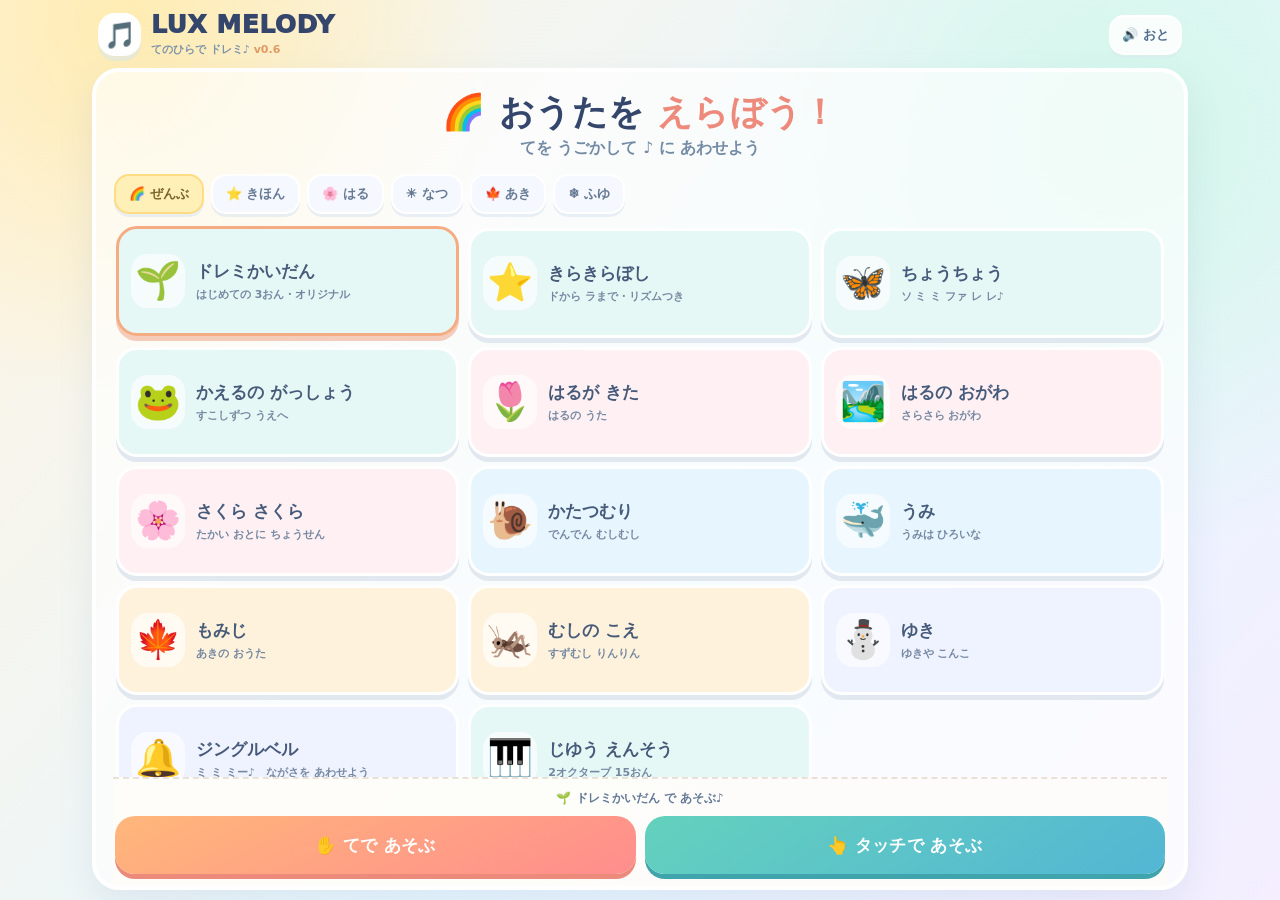
<file: lux-melody/archive/v0.6.html>
<!doctype html>
<html lang="ja">
<head>
<meta charset="utf-8">
<meta name="viewport" content="width=device-width,initial-scale=1,viewport-fit=cover">
<meta name="theme-color" content="#fff6dd">
<meta name="description" content="LUX MELODY: てのひらでドレミ♪　流れる音符に高さを合わせる、保育園児向け音あそび。春夏秋冬のうた入り。">
<title>LUX MELODY | てのひらで ドレミ♪</title>
<style>
:root{--ink:#34466c;--muted:#7c8fa8;--peach:#ff9778;--mint:#61cbb9;--purple:#9273d2;--line:#e7ecf7;--paper:#fffefa}
*{box-sizing:border-box}html,body{margin:0;height:100%;overscroll-behavior:none}body{font-family:ui-rounded,'Hiragino Maru Gothic ProN','Hiragino Kaku Gothic ProN','Yu Gothic',Meiryo,system-ui,sans-serif;background:radial-gradient(circle at 10% 3%,#ffecb2 0,transparent 26%),radial-gradient(circle at 88% 15%,#d3f7e9 0,transparent 31%),linear-gradient(130deg,#fff4e3,#e8f7ff 58%,#f4eeff);color:var(--ink);-webkit-tap-highlight-color:transparent}
button{font:inherit;cursor:pointer;touch-action:manipulation}button:focus-visible{outline:3px solid #487ecd;outline-offset:3px}[hidden]{display:none!important}
.app{max-width:1120px;margin:auto;height:100dvh;display:flex;flex-direction:column;padding:max(9px,env(safe-area-inset-top)) 12px max(10px,env(safe-area-inset-bottom));gap:8px}
.topbar{display:flex;align-items:center;justify-content:space-between;gap:8px;padding:2px 6px;min-height:51px}.logo{display:flex;align-items:center;gap:10px;min-width:0}.logoMark{display:grid;place-items:center;width:43px;height:43px;flex:none;background:white;border-radius:17px;font-size:26px;box-shadow:0 5px 0 #d6e8f080}.logo h1{font-size:clamp(18px,4vw,25px);line-height:1.05;letter-spacing:.02em;margin:0;font-weight:1000}.logo small{font-size:11px;font-weight:800;color:#7c93ac}.topButtons{display:flex;gap:6px}.subbtn{border:2px solid white;background:#ffffffd8;padding:9px 11px;border-radius:15px;color:#526d91;font-weight:900;font-size:13px;min-height:40px;box-shadow:0 3px 0 #d9e9ee80}
.shell{position:relative;min-height:0;flex:1;background:#ffffffa8;border:4px solid white;border-radius:27px;box-shadow:0 15px 35px #6885af20;overflow:hidden}.page{position:absolute;inset:0;display:flex;flex-direction:column}.home{padding:17px 17px 0}.homeTop{text-align:center;flex:none}.bubbly{font-size:clamp(25px,5.2vw,35px);margin:2px 0 3px;line-height:1.25;font-weight:1000;letter-spacing:.01em}.bubbly em{font-style:normal;color:#ed8a7c}.lead{margin:0;color:#738ba5;font-weight:900;font-size:clamp(12px,2.8vw,16px)}
.seasons{display:flex;gap:7px;overflow-x:auto;padding:15px 1px 10px;flex:none;scrollbar-width:none}.seasons::-webkit-scrollbar{display:none}.tab{border:2px solid #fff;flex:none;background:#f6f8ff;color:#667a94;border-radius:15px;padding:9px 13px;font-size:13px;font-weight:1000;box-shadow:0 3px 0 #d2dfed77}.tab[aria-pressed=true]{background:#fff0b8;color:#7b642a;border-color:#ffdc84}
.songGrid{overflow-y:auto;flex:1;min-height:0;display:grid;grid-template-columns:repeat(3,minmax(0,1fr));grid-auto-rows:min-content;align-content:start;gap:9px;padding:4px 3px 20px}.songCard{border:3px solid white;border-radius:21px;min-height:110px;background:var(--bg,#fff5eb);text-align:left;display:flex;align-items:center;gap:11px;padding:10px 12px;color:#465a7a;box-shadow:0 5px 0 #d6dee9aa;transition:transform .12s}.songCard[aria-pressed=true]{border-color:#f6ac82;box-shadow:0 5px 0 #f0b49baa;transform:translateY(-2px)}.songIcon{font-size:clamp(27px,4.1vw,37px);display:grid;place-items:center;width:54px;height:54px;flex:none;background:#ffffffa0;border-radius:17px}.songWords{min-width:0;display:flex;flex-direction:column;gap:4px}.songWords b{font-size:clamp(14px,2vw,17px);line-height:1.35;font-weight:1000}.songWords small{color:#7588a1;font-weight:850;font-size:11px;line-height:1.4}.songCard .medal{font-size:12px;color:#d59a2a;font-weight:1000}
.homeFoot{border-top:2px dashed #e9e1d7;padding:11px 2px 12px;background:#fffdf9bb;flex:none;display:grid;grid-template-columns:1fr 1fr;gap:9px}.choiceName{grid-column:1/-1;text-align:center;color:#637996;font-weight:900;font-size:12px}.mainBtn{border:0;border-radius:20px;min-height:58px;padding:10px 9px;color:white;font-weight:1000;font-size:clamp(13px,3vw,17px);box-shadow:0 6px 0 #d7a6a0;letter-spacing:.02em}.mainBtn.cam{background:linear-gradient(155deg,#ffb77a,#ff8d8d);box-shadow:0 5px 0 #ec8b7b}.mainBtn.touch{background:linear-gradient(145deg,#64d1bd,#53b6d4);box-shadow:0 5px 0 #40a4ac}.mainBtn:active{transform:translateY(3px);box-shadow:0 2px 0 #c6ccd2}
.game{padding:10px;gap:8px}.gameHead{display:flex;gap:7px;align-items:center;justify-content:space-between}.gameName{font-size:clamp(14px,3vw,19px);font-weight:1000;min-width:0;white-space:nowrap;overflow:hidden;text-overflow:ellipsis}.counter{flex:none;border:2px solid #fff;background:#fff8df;padding:6px 10px;border-radius:14px;color:#906f38;font-size:13px;font-weight:1000}.playBoard{flex:1;min-height:225px;border-radius:24px;overflow:hidden;position:relative;background:linear-gradient(180deg,#ebf8ff 0%,#f4f0ff 72%,#f9f4ff);border:3px solid white;box-shadow:inset 0 4px 15px #cbdfee60;touch-action:none;user-select:none}.playBoard canvas{width:100%;height:100%;display:block;touch-action:none}.boardPrompt{position:absolute;top:8px;left:50%;transform:translateX(-50%);background:#fffdf3e9;padding:6px 14px;border-radius:30px;white-space:nowrap;font-size:clamp(12px,2.7vw,17px);font-weight:1000;color:#687d93;border:2px solid white;pointer-events:none;max-width:95%;overflow:hidden;text-overflow:ellipsis}.sticker{position:absolute;left:52%;top:41%;transform:translate(-50%,-50%);font-size:clamp(22px,7vw,47px);font-weight:1000;color:#e78361;text-shadow:2px 3px 0 white;pointer-events:none;opacity:0;transition:opacity .14s}.sticker.shown{opacity:1;animation:pop .32s ease-out}@keyframes pop{50%{transform:translate(-50%,-65%) scale(1.2)}}
.playBar{display:flex;align-items:center;justify-content:space-between;gap:8px;padding:0 4px}.playTools{display:flex;align-items:center;gap:8px}.backingBtn{border:2px solid white;background:#fff0bd;border-radius:12px;color:#866527;white-space:nowrap;font-weight:1000;font-size:12px;min-height:36px;padding:6px 9px;box-shadow:0 3px 0 #e5d2a0}.backingBtn[aria-pressed=false]{background:#edf0f5;color:#8292a5;box-shadow:0 3px 0 #dfe5ed}.nowNote{font-size:clamp(17px,3.7vw,23px);font-weight:1000}.playHint{color:#6987a0;font-size:clamp(11px,2.4vw,14px);font-weight:850;text-align:right}.progress{height:10px;background:#e6eaf3;border-radius:20px;overflow:hidden;flex:none}.progress b{display:block;width:0;height:100%;background:linear-gradient(90deg,#7bcfba,#f8c46f);transition:width .2s;border-radius:20px}.touchControls{flex:none;background:#ffffffdf;border:2px solid white;border-radius:21px;padding:8px 9px;display:flex;align-items:center;justify-content:center;gap:10px;min-height:61px}.moveBtn{white-space:nowrap;border:0;border-radius:16px;background:#c7eaf8;color:#357eaa;min-height:53px;min-width:104px;padding:6px 10px;font-size:16px;font-weight:1000;box-shadow:0 3px 0 #98c4e4}.moveBtn.down{background:#fce2bd;color:#a97a45;box-shadow:0 3px 0 #edc79e}.controlMiddle{display:flex;flex-direction:column;align-items:center;gap:2px;font-size:12px;color:#7e90a5;font-weight:1000;min-width:88px;text-align:center}.controlMiddle strong{font-size:18px;color:#4e6585}.camControls{background:#fff7e5;border:2px solid white;border-radius:16px;text-align:center;padding:10px;color:#796d80;font-weight:1000;font-size:15px;min-height:60px;display:grid;place-items:center}.footerTips{color:#8697ae;text-align:center;font-size:11px;font-weight:850;padding:0 8px 2px}
.finish{align-items:center;justify-content:center;padding:22px;gap:16px;text-align:center;background:radial-gradient(circle at 50% 28%,#ffedb9 0,transparent 41%)}.finish .big{font-size:85px;line-height:1.1}.finish h2{font-size:clamp(27px,6vw,41px);margin:0;font-weight:1000;color:#ec8875}.finish p{font-size:19px;color:#758e9f;font-weight:900}.finishButtons{width:min(360px,100%);display:grid;gap:12px}
.setup{align-items:center;justify-content:center;gap:13px;text-align:center;padding:22px}.setupArt{font-size:clamp(60px,12vw,110px);line-height:1}.setup h2{font-size:clamp(23px,5vw,34px);margin:0}.setup p{font-size:clamp(13px,3vw,17px);color:#7388a5;font-weight:900;max-width:390px;margin:0}.meter{width:min(340px,90%);height:18px;border:3px solid white;border-radius:99px;background:#e4eaf4;overflow:hidden}.meter b{display:block;width:0;height:100%;border-radius:99px;background:linear-gradient(90deg,#6fd3c5,#f5bf6f)}.setupFoot{width:min(340px,100%);display:grid;gap:10px}.setupError{font-size:12px;color:#ad635c;font-weight:900}
.freeBoard{padding:10px;gap:8px}.freeMain{flex:1;min-height:150px;display:flex;align-items:center;justify-content:center;gap:18px;flex-direction:column;text-align:center}.freeOrb{display:grid;place-items:center;border-radius:50%;background:#ffcf76;color:white;border:8px solid white;width:min(32vh,170px);height:min(32vh,170px);font-size:clamp(46px,11vw,78px);font-weight:1000;box-shadow:0 7px 0 #ead8ba}.freeTrack{display:grid;grid-template-columns:repeat(8,minmax(0,1fr));gap:5px;padding:8px;background:white;border-radius:20px}.freeKey{border:0;border-radius:13px;height:60px;background:var(--note);color:#374b68;font-size:17px;font-weight:1000;box-shadow:0 3px 0 #aaa4;touch-action:none}.freeKey small{display:block;font-size:9px}.freeKey.active{outline:4px solid #698bc5;transform:translateY(3px);box-shadow:none}.freeHelp{text-align:center;font-size:13px;font-weight:900;color:#667e96}
@media(max-width:760px){.songGrid{grid-template-columns:repeat(2,minmax(0,1fr))}.songCard{min-height:90px;padding:9px 8px;gap:8px}.songIcon{width:41px;height:44px;font-size:27px}.home{padding:10px 10px 0}.seasons{padding:10px 0}.tab{padding:9px 11px}.songWords b{font-size:13px}.songWords small{font-size:10px}.app{padding-left:7px;padding-right:7px}.mainBtn{min-height:55px}.logoMark{height:38px;width:38px}.shell{border-radius:21px}}
@media(max-height:690px){.homeTop .bubbly{font-size:23px}.homeTop .lead{font-size:12px}.seasons{padding:7px 0}.songCard{min-height:72px}.homeFoot{padding:7px 0 10px}.game{gap:6px}.touchControls{min-height:52px;padding:5px}.moveBtn{min-height:46px}}
@media(max-width:400px){.playTools{gap:3px}.playHint{display:none}.backingBtn{font-size:11px;padding:5px 7px}.topButtons .subbtn{font-size:11px;padding:8px}.logo h1{font-size:18px}.controlMiddle{min-width:67px}.moveBtn{min-width:80px;padding:6px 8px}.freeKey{font-size:14px;height:53px}}
@media(prefers-reduced-motion:reduce){*,*:before,*:after{animation-duration:.01s!important;transition-duration:.01s!important}}
</style>
</head>
<body>
<div class="app">
<header class="topbar"><div class="logo"><span class="logoMark">🎵</span><div><h1>LUX MELODY</h1><small>てのひらで ドレミ♪ <span style="color:#df9a63">v0.6</span></small></div></div><div class="topButtons"><button class="subbtn" id="soundBtn" aria-label="おとの オン オフ">🔊 おと</button><button class="subbtn" id="homeBtn" hidden>⌂ もどる</button></div></header>
<main class="shell">
<section class="page home" id="home">
 <div class="homeTop"><div class="bubbly">🌈 おうたを <em>えらぼう！</em></div><p class="lead">てを うごかして ♪ に あわせよう</p></div>
 <nav class="seasons" id="tabs" aria-label="きょくの なかま"></nav>
 <div class="songGrid" id="songGrid" aria-label="あそべる おうた"></div>
 <div class="homeFoot"><div class="choiceName" id="chosenText">🎵 どれで あそぶ？</div><button class="mainBtn cam" id="camBtn">✋ てで あそぶ</button><button class="mainBtn touch" id="touchBtn">👆 タッチで あそぶ</button></div>
</section>
<section class="page setup" id="setup" hidden>
 <div class="setupArt" id="setupArt">📱✋</div><h2 id="setupTitle">てを みつけているよ</h2><p id="setupMsg">おとなのひとと いっしょに カメラを きょかしてね</p>
 <div class="meter" id="calMeter" hidden><b id="calFill"></b></div><p class="setupError" id="setupError" role="alert"></p>
 <div class="setupFoot"><button class="mainBtn cam" id="calNext" hidden>できた！</button><button class="subbtn" id="fallback">👆 タッチで あそぶ</button></div>
 <p style="font-size:11px">ての えいぞうは そうしん・ほぞんしないよ</p>
</section>
<section class="page game" id="game" hidden>
 <div class="gameHead"><div class="gameName" id="gameName">⭐ きらきらぼし</div><div class="counter" id="counter">0 / 14 ⭐</div></div>
 <div class="playBoard" id="playBoard"><canvas id="canvas" aria-label="おとの たかさが わかる ゲーム がめん"></canvas><div class="boardPrompt" id="boardPrompt">♪ を おなじ たかさに しよう</div><div class="sticker" id="sticker">やったね！ ⭐</div></div>
 <div class="playBar"><div class="nowNote" id="currentNote">♪ ド</div><div class="playTools"><div class="playHint" id="playHint">🎵 おんがくが ながれるよ</div><button class="backingBtn" id="backingBtn" aria-label="ばんそうの オン オフ" aria-pressed="true">🎹 ばんそう ON</button></div></div><div class="progress"><b id="progressFill"></b></div>
 <div class="touchControls" id="touchControls"><button class="moveBtn down" id="downBtn">▼ ひくく</button><div class="controlMiddle"><strong id="touchPitch">ド</strong><span>ゆびで ♪ を うごかそう</span></div><button class="moveBtn" id="upBtn">▲ たかく</button></div>
 <div class="camControls" id="camControls" hidden>✋ パーで あわせてね　・　✊ グーで おやすみ</div>
 <div class="footerTips">🎶 ながい おとは なが〜く♪　あうと ながれる・ちがうと まつよ</div>
</section>
<section class="page game freeBoard" id="free" hidden>
 <div class="gameHead"><div class="gameName">🌈 じゆう えんそう</div><div class="counter">15おん 🎶</div></div>
 <div class="freeMain"><div class="freeOrb" id="freeOrb">ド</div><div class="freeHelp" id="freeHint">すきな おとを ならしてね♪</div></div>
 <div class="freeTrack" id="freeTrack"></div><div class="camControls" id="freeCameraInfo" hidden>✋ パーで なる　・　✊ グーで とまる</div>
 <p class="footerTips">2オクターブ　ド レ ミ ファ ソ ラ シ ド ... ド</p>
</section>
<section class="page finish" id="finish" hidden><div class="big">🌈✨</div><h2>おうた できたね！</h2><p id="doneTitle">とっても じょうず！</p><div style="font-size:38px">⭐ ⭐ ⭐ ⭐ ⭐</div><div class="finishButtons"><button class="mainBtn cam" id="againBtn">🎵 もう いっかい！</button><button class="mainBtn touch" id="pickBtn">🌸 ほかの おうた</button></div></section>
</main>
</div>
<video id="camera" autoplay playsinline muted style="position:fixed;width:2px;height:2px;opacity:0;pointer-events:none;top:0;left:0;z-index:-1" aria-hidden="true"></video>
<script>
(()=>{'use strict';
 const $=id=>document.getElementById(id),clamp=(x,a,b)=>Math.max(a,Math.min(b,x));
 const SOL=['ド','レ','ミ','ファ','ソ','ラ','シ'];
 const CSSCOL=['#ff9c9b','#ffc07b','#f8d775','#8ad8b3','#8dcfff','#bda3ec','#f3a4ca'];
 const SCALE=[0,2,4,5,7,9,11,12,14,16,17,19,21,23,24];
 const TABS=[['all','🌈 ぜんぶ'],['basic','⭐ きほん'],['spring','🌸 はる'],['summer','☀️ なつ'],['autumn','🍁 あき'],['winter','❄️ ふゆ']];
 // 伝承歌・古い唱歌の短い練習フレーズ。音の長さは幼児向けに一部簡略化。
 // 音番号=0:ド4 1:レ4 ... 7:高ド5。高い音から低い音への動きを目で見て覚える。
 const SONGS=[
  {id:'steps',name:'ドレミかいだん',ico:'🌱',group:'basic',level:1,notes:[0,1,2,1,0,0,1,2,2,1,0],beats:[1,1,1.6,1,1.6,1,1,1.6,1,1,2],sub:'はじめての 3おん・オリジナル'},
  {id:'twinkle',name:'きらきらぼし',ico:'⭐',group:'basic',level:2,notes:[0,0,4,4,5,5,4,3,3,2,2,1,1,0],beats:[1,1,1,1,1,1,2,1,1,1,1,1,1,2],bpm:98,instrument:'musicbox',harmony:[[0,'C'],[4,'F'],[6,'C'],[8,'F'],[10,'C'],[12,'G'],[14,'C']],sub:'ドから ラまで・リズムつき'},
  {id:'butterfly',name:'ちょうちょう',ico:'🦋',group:'basic',level:2,notes:[4,2,2,3,1,1,0,1,2,3,4,4,4],beats:[1,.5,1.5,1,.5,1.5,1,1,1,1,1,1,2],bpm:106,instrument:'piano',harmony:[[0,'C'],[4,'G'],[8,'C'],[12,'G']],sub:'ソ ミ ミ ファ レ レ♪'},
  {id:'frog',name:'かえるの がっしょう',ico:'🐸',group:'basic',level:2,notes:[0,1,2,3,2,1,0,2,3,4,5,4,3,2],sub:'すこしずつ うえへ'},
  {id:'spring',name:'はるが きた',ico:'🌷',group:'spring',level:2,notes:[4,2,3,4,5,4,2,3,4,7,5,4,2,0,1],sub:'はるの うた'},
  {id:'stream',name:'はるの おがわ',ico:'🏞️',group:'spring',level:3,notes:[2,4,5,4,2,4,7,7,5,5,4,2,0,1,2],sub:'さらさら おがわ'},
  {id:'sakura',name:'さくら さくら',ico:'🌸',group:'spring',level:3,notes:[5,5,6,5,5,6,5,6,7,6,5,6,5,4],sub:'たかい おとに ちょうせん'},
  {id:'snail',name:'かたつむり',ico:'🐌',group:'summer',level:2,notes:[4,4,4,2,0,0,0,1,2,2,1,0,1],sub:'でんでん むしむし'},
  {id:'sea',name:'うみ',ico:'🐳',group:'summer',level:3,notes:[6,5,4,2,5,4,2,1,1,4,4,5],sub:'うみは ひろいな'},
  {id:'maple',name:'もみじ',ico:'🍁',group:'autumn',level:3,notes:[5,4,3,4,5,3,7,3,2,3,4,7,5,4,3,4],sub:'あきの おうた'},
  {id:'crickets',name:'むしの こえ',ico:'🦗',group:'autumn',level:3,notes:[4,2,5,5,4,4,2,7,7,5,5,4],sub:'すずむし りんりん'},
  {id:'snow',name:'ゆき',ico:'⛄',group:'winter',level:2,notes:[4,5,4,5,4,2,2,3,2,3,2,0],sub:'ゆきや こんこ'},
  {id:'jingle',name:'ジングルベル',ico:'🔔',group:'winter',level:3,notes:[2,2,2,2,2,2,2,4,0,1,2,3,3,3,3,3,2,2,2,2,1,1,2,1,4],beats:[1,1,2,1,1,2,1,1,1,1,4,.5,.5,.5,.5,1,.5,.5,.5,.5,1,1,1,1,2],bpm:124,instrument:'bells',harmony:[[0,'C'],[4,'C'],[8,'C'],[12,'G'],[16,'C'],[20,'F'],[24,'C'],[28,'G'],[32,'C']],sub:'ミ ミ ミー♪　ながさを あわせよう'},
  {id:'free',name:'じゆう えんそう',ico:'🎹',group:'basic',level:3,notes:[],sub:'2オクターブ 15おん'}
 ];
 let filter='all',selectedSong=SONGS[0],song=null,phase='home',source='touch',currentPitch=0,scrollOffset=0,goodIndex=0,stickerHandle=0,noteBeats=[],backingStep=0,backingOn=true,finishTimer=0;
 let ctx=$('canvas').getContext('2d'),cw=300,ch=350,pxRatio=1,prevFrame=0,loopId=0,pressHold=0;
 let soundOn=true,audio=null,voice=null,gain=null,voiceNote=-1;
 let handPose='unknown',candidate='unknown',candCount=0,lastPoseChange=0,stream=null,engine=null,videoLoop=0,visionBusy=false,lastVision=0,lastHand=0,handSize=NaN,smoothSize=NaN,nearSize=NaN,farSize=NaN,calStage='',runId=0;
 function nameOf(p){return SOL[((p%7)+7)%7]+(p>=7?'↑':'')}
 function colorOf(p){return CSSCOL[((p%7)+7)%7]}
 function freqOf(p){return 261.625565*Math.pow(2,SCALE[p]/12)}
 function setPage(id){phase=id;['home','setup','game','free','finish'].forEach(n=>$(n).hidden=n!==id);$('homeBtn').hidden=id==='home';if(id!=='free')stopVoice();if(id==='game')requestAnimationFrame(resizeCanvas)}
 function fillTabs(){const el=$('tabs');el.replaceChildren();for(const [key,label] of TABS){const b=document.createElement('button');b.className='tab';b.textContent=label;b.setAttribute('aria-pressed',String(filter===key));b.addEventListener('click',()=>{filter=key;fillTabs();fillCards()});el.append(b)}}
 function fillCards(){const parent=$('songGrid');parent.replaceChildren();for(const s of SONGS.filter(x=>filter==='all'||x.group===filter)){
  const b=document.createElement('button');b.className='songCard';b.style.setProperty('--bg',{basic:'#e6f8f6',spring:'#fff0f3',summer:'#e7f5ff',autumn:'#fff2dc',winter:'#eff2ff'}[s.group]);b.setAttribute('aria-pressed',String(selectedSong===s));
  const i=document.createElement('span');i.className='songIcon';i.textContent=s.ico;
  const w=document.createElement('span');w.className='songWords';const n=document.createElement('b');n.textContent=s.name;const sub=document.createElement('small');sub.textContent=s.sub;w.append(n,sub);if(getBest(s.id)>0){const m=document.createElement('span');m.className='medal';m.textContent='⭐ あそんだよ！';w.append(m)}b.append(i,w);b.addEventListener('click',()=>{selectedSong=s;fillCards();$('chosenText').textContent=s.ico+' '+s.name+' で あそぶ♪';});parent.append(b)
  }$('chosenText').textContent=selectedSong.ico+' '+selectedSong.name+' で あそぶ♪'}
 function getBest(id){try{return Number(localStorage.getItem('luxmelody-v04-'+id))||0}catch(e){return 0}}
 function setBest(id,count){try{localStorage.setItem('luxmelody-v04-'+id,String(Math.max(count,getBest(id))))}catch(e){}}
 function audioReady(){try{if(!audio)audio=new(window.AudioContext||window.webkitAudioContext)();if(audio.state==='suspended')audio.resume().catch(()=>{});}catch(e){}}
 // Web Audio: simple musical instruments, short room tails, and song-specific harmony.
 // All sounds are synthesized here; no recorded or licensed audio is downloaded.
 function synth(semitones,length=.4,kind='musicbox',volume=.12){
  if(!soundOn)return;
  audioReady();if(!audio||audio.state!=='running')return;
  const t=audio.currentTime+.006,base=261.625565*Math.pow(2,semitones/12),dur=clamp(length,.12,2.6);
  const partials=kind==='bells'?[[1,.72,1],[2.01,.24,.58],[3.92,.10,.32]]:
    kind==='piano'?[[1,.76,1],[2,.19,.54],[3,.06,.34]]:
    kind==='bass'?[[1,.87,1],[2,.13,.62]]:
    kind==='pad'?[[1,.75,1],[2,.12,.8]]:
    [[1,.76,1],[2,.20,.45],[3,.07,.28]];
  const attack=kind==='pad'?.07:.012;
  for(const [mult,part,decay] of partials){
   const o=audio.createOscillator(),g=audio.createGain();
   o.type=kind==='piano'&&mult===1?'triangle':kind==='bass'?'triangle':'sine';
   o.frequency.setValueAtTime(base*mult,t);
   const amp=Math.max(.0001,volume*part);
   g.gain.setValueAtTime(.0001,t);g.gain.exponentialRampToValueAtTime(amp,t+attack);
   const tail=kind==='bells'?.44:kind==='musicbox'?.28:kind==='pad'?.18:.10;
   const until=dur*decay+tail;
   g.gain.exponentialRampToValueAtTime(.0001,t+Math.max(attack+.04,until));
   o.connect(g);g.connect(audio.destination);o.start(t);o.stop(t+Math.max(attack+.05,until)+.03);
  }
 }
 function playBell(p,seconds=.48){
  const instrument=song?.instrument||'musicbox';
  synth(SCALE[clamp(p,0,14)],seconds,instrument,instrument==='bells'?.17:.16);
 }
 const CHORD_TONES={C:[0,4,7],F:[5,9,12],G:[7,11,14],Am:[9,12,16],Dm:[2,5,9]};
 const DEFAULT_HARMONY=[[0,'C'],[4,'F'],[8,'G'],[12,'C'],[16,'F'],[20,'G'],[24,'C']];
 function chordAt(beat){
  const score=song?.harmony||DEFAULT_HARMONY;
  if(!score.length)return 'C';
  // For short practice snippets, use a simple repeating accompaniment.
  const cycle=score===DEFAULT_HARMONY?28:Infinity;
  const position=beat<0?0:beat%cycle;
  let name=score[0][1];for(const [at,ch] of score){if(at>position)break;name=ch}return name;
 }
 function backingPulse(tick){
  if(!backingOn||!soundOn||phase!=='game')return;
  const beat=tick/2-2,chord=CHORD_TONES[chordAt(beat)]||CHORD_TONES.C;
  const half=((tick%8)+8)%8,tempo=beatLength();
  const instrument=song.instrument==='bells'?'bells':'musicbox';
  // A chord's bass + upbeat notes make the actual song recognizable.
  if(tick%2===0){synth(chord[0]-12,Math.min(tempo*.9,.8),'bass',.09);}
  if(half===0||half===4){
    chord.forEach((v,i)=>synth(v,.52,'pad',i===0?.026:.018));
  }
  if(tick%2===1){
   const p=chord[[1,2,0,2][Math.floor(half/2)%4]];
   synth(p,Math.min(.32,tempo*.65),instrument,.056);
  }
 }
 function beatLength(){return 60/(song?.bpm||(song?.level===1?90:song?.level===2?105:116))}
 function noteDuration(index){return song.beats?.[index]??((index===song.notes.length-1||index%7===6)?2:1)}
 function noteGap(index){return song.gaps?.[index]||0}
 function setupRhythm(){
  noteBeats=[];let beat=0;
  for(let i=0;i<song.notes.length;i++){noteBeats.push(beat);beat+=noteDuration(i)+noteGap(i)}
  backingStep=0;
 }
 function backingAlongScroll(spacing,origin,judge){
  // Playback advances by musical beats and freezes only at an incorrect pitch.
  const first=origin-judge-2*spacing;
  let limit=0;
  while(backingStep<600&&first+backingStep*spacing/2<=scrollOffset+.0001&&limit++<4){
   backingPulse(backingStep);backingStep++;
  }
 }
 function stopVoice(){if(!voice||!audio)return;const t=audio.currentTime;try{gain.gain.cancelScheduledValues(t);gain.gain.setTargetAtTime(.0001,t,.018);voice.stop(t+.1);}catch(e){}voice=null;gain=null;voiceNote=-1}
 function startVoice(p){if(!soundOn){stopVoice();return;}audioReady();if(!audio||audio.state!=='running')return;const t=audio.currentTime;if(!voice){voice=audio.createOscillator();gain=audio.createGain();voice.type='sine';voice.frequency.value=freqOf(p);gain.gain.value=.0001;voice.connect(gain);gain.connect(audio.destination);voice.start()}if(voiceNote!==p){voice.frequency.setTargetAtTime(freqOf(p),t,.035);voiceNote=p}gain.gain.setTargetAtTime(.15,t,.028)}
 function resizeCanvas(){const canvas=$('canvas'),r=canvas.getBoundingClientRect();if(!r.width||!r.height)return;pxRatio=Math.min(2,window.devicePixelRatio||1);cw=r.width;ch=r.height;canvas.width=Math.round(cw*pxRatio);canvas.height=Math.round(ch*pxRatio);ctx.setTransform(pxRatio,0,0,pxRatio,0,0)}
 function getRange(){if(!song)return [0,4];let lo=Math.min(...song.notes),hi=Math.max(...song.notes);if(hi===lo){lo=Math.max(0,lo-1);hi=Math.min(7,hi+1)}return [lo,hi]}
 function levels(){const [lo,hi]=getRange();return hi-lo+1}
 function pitchY(p){const [lo,hi]=getRange();const top=57,bottom=ch-38;return bottom-(p-lo)/(Math.max(1,hi-lo))*(bottom-top)}
 function selectPitch(n){if(phase==='free'){currentPitch=clamp(n,0,14);refreshFree();if(source==='touch')playBell(currentPitch,.2);return;}if(phase!=='game')return;const [lo,hi]=getRange();currentPitch=clamp(n,lo,hi);$('currentNote').textContent='♪ いま：'+nameOf(currentPitch);$('touchPitch').textContent=nameOf(currentPitch);$('currentNote').style.color=colorOf(currentPitch)}
 function startMusic(input){clearTimeout(finishTimer);source=input;audioReady();song=selectedSong;goodIndex=0;scrollOffset=0;currentPitch=0;prevFrame=0;setupRhythm();if(song.id==='free'){setPage('free');buildFree();return;}const min=Math.min(...song.notes),max=Math.max(...song.notes);currentPitch=Math.round((min+max)/2);setPage('game');$('gameName').textContent=song.ico+' '+song.name;$('touchControls').hidden=source==='camera';$('camControls').hidden=source!=='camera';$('playHint').textContent='🎵 おんがくが ながれるよ';selectPitch(currentPitch);refreshCounter();resizeCanvas()}
 function refreshCounter(){$('counter').textContent=goodIndex+' / '+song.notes.length+' ⭐';$('progressFill').style.width=(goodIndex/song.notes.length*100)+'%';$('boardPrompt').textContent=goodIndex<song.notes.length?'つぎは「'+nameOf(song.notes[goodIndex])+'」の たかさ♪':'よく できました！'}
 function spark(){if(goodIndex%4!==0)return;const e=$('sticker');e.textContent='✨';e.classList.remove('shown');void e.offsetWidth;e.classList.add('shown');clearTimeout(stickerHandle);stickerHandle=setTimeout(()=>e.classList.remove('shown'),340)}
 function finishSong(){setBest(song.id,goodIndex);setPage('finish');$('doneTitle').textContent=song.ico+' '+song.name+'　かんせい！';fillCards();[0,2,4,7].forEach((p,i)=>setTimeout(()=>{if(phase==='finish')playBell(p,.26)},i*165));}
 function advance(now){const p=song.notes[goodIndex];playBell(p,Math.min(2.2,noteDuration(goodIndex)*beatLength()*.90));goodIndex++;spark();refreshCounter();if(goodIndex>=song.notes.length){const finishedSong=song;finishTimer=setTimeout(()=>{if(phase==='game'&&song===finishedSong)finishSong()},Math.max(800,noteDuration(goodIndex-1)*beatLength()*1000))}}
 function updateGame(now,dt){
  if(phase!=='game'||!song||goodIndex>=song.notes.length)return;
  const spacing=clamp(cw*.24,78,114),origin=cw+35,judge=cw*.25;
  const goal=origin+noteBeats[goodIndex]*spacing-judge;
  if(scrollOffset<goal){
   scrollOffset=Math.min(goal,scrollOffset+Math.min(80,dt)/1000*spacing/beatLength());
   backingAlongScroll(spacing,origin,judge);
  }
  // A correct note immediately releases the next one. Wrong notes alone stop the scroll.
  const atLine=scrollOffset>=goal-.001;
  if(atLine){
   const correct=currentPitch===song.notes[goodIndex];
   const handReady=source==='touch'||(handPose==='open'&&now-lastHand<550);
   if(correct&&handReady){advance(now);$('playHint').textContent='🎵 おんがくが ながれるよ'}
   else {$('playHint').textContent='♪ あわせたら すすむよ'}
  }else{$('playHint').textContent='🎵 おんがくが ながれるよ'}
  drawGame(now,spacing,origin,judge);
 }
 function drawGame(now,spacing,origin,judge){const g=ctx,w=cw,h=ch;if(w<20||h<20)return;g.clearRect(0,0,w,h);const grad=g.createLinearGradient(0,0,w,h);grad.addColorStop(0,'#e9f8ff');grad.addColorStop(.75,'#f9f1ff');grad.addColorStop(1,'#fff7dc');g.fillStyle=grad;g.fillRect(0,0,w,h);
  // ふわふわ雲
  for(let k=0;k<4;k++){const x=((w*.14+k*w*.34-(now*.011*(k%2+1)))%(w+150)+(w+150))%(w+150)-70;const y=24+(k%2)*44;g.fillStyle='#ffffffa8';g.beginPath();g.ellipse(x,y,36,15,0,0,7);g.ellipse(x+23,y-8,27,20,0,0,7);g.fill()}
  const [lo,hi]=getRange();for(let p=lo;p<=hi;p++){const y=pitchY(p),color=colorOf(p);g.fillStyle=p%2?'#ffffff70':'#ffffffa7';g.fillRect(0,y-(h-94)/(Math.max(1,hi-lo)*2),w,(h-94)/Math.max(1,hi-lo));g.strokeStyle='#b3c7e07a';g.setLineDash([4,6]);g.beginPath();g.moveTo(50,y);g.lineTo(w-4,y);g.stroke();g.setLineDash([]);g.fillStyle=color;g.font='1000 18px sans-serif';g.textBaseline='middle';g.textAlign='left';g.fillText(nameOf(p),11,y)}
  const isAt=goodIndex<song.notes.length&&(scrollOffset>=origin+noteBeats[goodIndex]*spacing-judge-.1);
  g.strokeStyle='#ffb272';g.lineWidth=4;g.setLineDash([7,8]);g.beginPath();g.moveTo(judge,45);g.lineTo(judge,h-19);g.stroke();g.setLineDash([]);
  g.font='900 11px sans-serif';g.textAlign='center';g.fillStyle='#a9805d';g.fillText('ここで あわせる',judge,38);
  // 横から流れてくる音符
  for(let i=goodIndex;i<Math.min(song.notes.length,goodIndex+8);i++){const x=origin+noteBeats[i]*spacing-scrollOffset;if(x>w+40||x<-60)continue;const p=song.notes[i],y=pitchY(p);g.save();g.globalAlpha=i===goodIndex?1:.8;
  const tail=Math.max(9,Math.min(spacing*3,noteDuration(i)*spacing*.76));
  g.fillStyle=colorOf(p);g.globalAlpha=i===goodIndex?.25:.17;
  g.beginPath();g.roundRect(x-5,y-7,tail,14,7);g.fill();
  g.globalAlpha=i===goodIndex?1:.8;
  if(noteGap(i)>0){g.fillStyle='#ac8ab7';g.font='900 12px sans-serif';g.fillText('𝄽',x+tail+8,y);}
  g.shadowColor=colorOf(p);g.shadowBlur=i===goodIndex?14:2;g.fillStyle=colorOf(p);g.beginPath();g.ellipse(x,y,19,16,-.26,0,Math.PI*2);g.fill();g.shadowBlur=0;g.strokeStyle='#ffffff';g.lineWidth=3;g.stroke();g.fillStyle=colorOf(p);g.fillRect(x+15,y-42,5,44);g.fillStyle='#33486d';g.textAlign='center';g.font='1000 16px sans-serif';g.fillText(nameOf(p),x,y+31);g.restore()}
  const myY=pitchY(currentPitch);g.shadowColor='#f5aa52';g.shadowBlur=20;g.fillStyle='#ffca75';g.beginPath();g.arc(judge,myY,17,0,Math.PI*2);g.fill();g.shadowBlur=0;g.strokeStyle='#fff';g.lineWidth=4;g.stroke();g.fillStyle='#70562f';g.font='1000 25px sans-serif';g.textAlign='center';g.textBaseline='middle';g.fillText('♪',judge,myY-1);
  if(isAt&&song.notes[goodIndex]!==currentPitch){const y=pitchY(song.notes[goodIndex]);g.fillStyle='#966fb5';g.font='1000 13px sans-serif';g.textAlign='center';g.fillText(song.notes[goodIndex]>currentPitch?'⬆ もっと たかく！':'⬇ もっと ひくく！',w*.66,h-17)}
  else if(isAt){g.fillStyle='#5f9c86';g.font='1000 13px sans-serif';g.textAlign='center';g.fillText('✋ パーで おとが なるよ♪',w*.67,h-17)}
 }
 function animate(now){const dt=prevFrame?now-prevFrame:16;prevFrame=now;if(phase==='game')updateGame(now,dt);loopId=requestAnimationFrame(animate)}
 function pointerToPitch(e){const rect=$('playBoard').getBoundingClientRect(),y=clamp(e.clientY-rect.top,55,ch-38);const [lo,hi]=getRange();return clamp(Math.round(lo+(ch-38-y)/(ch-95)*(hi-lo)),lo,hi)}
 function buildFree(){const t=$('freeTrack');t.replaceChildren();for(let i=0;i<15;i++){const b=document.createElement('button');b.className='freeKey';b.style.setProperty('--note',colorOf(i));b.textContent=SOL[i%7];const sm=document.createElement('small');sm.textContent=i<7?'ひくい':i<14?'たかい':'もっと たかい';b.append(sm);b.setAttribute('aria-label',nameOf(i));b.addEventListener('pointerdown',e=>{e.preventDefault();selectPitch(i);});t.append(b)}$('freeCameraInfo').hidden=source!=='camera';currentPitch=0;refreshFree()}
 function refreshFree(){const circle=$('freeOrb');circle.textContent=nameOf(currentPitch);circle.style.background=colorOf(currentPitch);[...$('freeTrack').children].forEach((b,i)=>b.classList.toggle('active',i===currentPitch));$('freeHint').textContent='♪ '+nameOf(currentPitch)+' の おと！'}
 function onPose(next){if(handPose===next)return;handPose=next;if(source==='camera'&&phase==='free'&&next!=='open')stopVoice();}
 function measurePalm(points){const a=points[5],b=points[17],c=points[0],d=points[9];return Math.hypot(a.x-b.x,a.y-b.y)*.7+Math.hypot(c.x-d.x,c.y-d.y)*.3}
 function handShape(p){const fingers=[[5,6,7,8],[9,10,11,12],[13,14,15,16],[17,18,19,20]];let extended=0;for(const [m,q,d,t] of fingers){const a=p[m],b=p[q],c=p[d],tip=p[t];const ux=a.x-b.x,uy=a.y-b.y,vx=c.x-b.x,vy=c.y-b.y;const v=Math.hypot(ux,uy)*Math.hypot(vx,vy);if(v<1e-6)continue;const angle=Math.acos(clamp((ux*vx+uy*vy)/v,-1,1))*180/Math.PI;const stretch=Math.hypot(tip.x-a.x,tip.y-a.y)/Math.max(.001,Math.hypot(b.x-a.x,b.y-a.y));if(angle>142&&stretch>1.65)extended++}return extended>=3?'open':extended<=1?'closed':'unknown'}
 function stabilizePose(p){if(p!==candidate){candidate=p;candCount=1}else candCount++;if(p!=='unknown'&&candCount>=2){lastPoseChange=performance.now();onPose(p)}if(p==='unknown'&&candCount>=4&&performance.now()-lastPoseChange>550)onPose('unknown')}
 function handleHands(r){const pts=r?.multiHandLandmarks?.[0];if(!pts)return;const size=measurePalm(pts);if(!Number.isFinite(size)||size<=0)return;lastHand=performance.now();handSize=size;stabilizePose(handShape(pts));if(handPose==='open')smoothSize=Number.isFinite(smoothSize)?smoothSize*.65+size*.35:size;
  if(phase==='setup')updateCalUI();if(!(['game','free'].includes(phase))||source!=='camera'||handPose!=='open'||!Number.isFinite(smoothSize)||!(nearSize>farSize))return;
  const percent=clamp((nearSize-smoothSize)/(nearSize-farSize),0,1),max=phase==='free'?14:getRange()[1],min=phase==='free'?0:getRange()[0];
  const target=clamp(Math.round(min+percent*(max-min)),min,max);
  // 音程の境界で小刻みに鳴らないよう、少しだけヒステリシスをかける
  const pos=min+percent*(max-min);if(target!==currentPitch&&(Math.abs(pos-currentPitch)>.65)){selectPitch(target)}
  if(phase==='free')startVoice(currentPitch);
 }
 function updateCalUI(){if(!['near','far'].includes(calStage))return;const fresh=performance.now()-lastHand<1100;$('calFill').style.width=fresh?clamp(handSize*270,5,100)+'%':'0%';$('setupError').textContent=!fresh?'てを みせてね':handPose!=='open'?'✋ パーに してね':''}
 function showCal(stage,msg=''){calStage=stage;setPage('setup');$('calMeter').hidden=!['near','far'].includes(stage);$('calNext').hidden=!['near','far'].includes(stage);$('setupError').textContent=msg;
  const v={loading:['📱✨','カメラを じゅんびしているよ','カメラの きょかを おねがいします'],near:['✋⬇️','てを ちかづけてね','15cmくらいの いちで パー！'],far:['✋⬆️','てを とおざけてね','40cmくらいの いちで パー！'],error:['☁️','カメラが つかえなかったよ','タッチでも あそべるよ！']}[stage];$('setupArt').textContent=v[0];$('setupTitle').textContent=v[1];$('setupMsg').textContent=v[2];$('calNext').textContent=stage==='near'?'① ちかい ところを きろく':'② とおい ところを きろく'}
 function stopCamera(){stopVoice();cancelAnimationFrame(videoLoop);videoLoop=0;visionBusy=false;if(stream){stream.getTracks().forEach(t=>t.stop());stream=null}const v=$('camera');v.pause();v.srcObject=null;const e=engine;engine=null;if(e)Promise.resolve(e.close()).catch(()=>{});onPose('unknown')}
 async function ensureVision(){if(window.Hands)return;await new Promise((resolve,reject)=>{const scr=document.createElement('script');scr.src='https://cdn.jsdelivr.net/npm/@mediapipe/hands/hands.js';scr.crossOrigin='anonymous';scr.onload=resolve;scr.onerror=()=>reject(new Error('てを みる じゅんびに しっぱいしたよ'));document.head.append(scr)})}
 async function cameraStart(){const id=++runId;stopCamera();showCal('loading');source='camera';audioReady();try{if(!window.isSecureContext||!navigator.mediaDevices?.getUserMedia)throw Error('Safari または Chrome の HTTPSページで ひらいてね');stream=await navigator.mediaDevices.getUserMedia({video:{facingMode:'user',width:{ideal:480},height:{ideal:360},frameRate:{ideal:20,max:24}},audio:false});if(id!==runId)return;const v=$('camera');v.srcObject=stream;await v.play();await ensureVision();if(id!==runId)return;engine=new window.Hands({locateFile:file=>'https://cdn.jsdelivr.net/npm/@mediapipe/hands/'+file});engine.setOptions({maxNumHands:1,modelComplexity:0,minDetectionConfidence:.55,minTrackingConfidence:.50});engine.onResults(handleHands);lastVision=0;lastHand=0;handSize=NaN;smoothSize=NaN;nearSize=NaN;farSize=NaN;candidate='unknown';candCount=0;onPose('unknown');showCal('near');cameraLoop();}catch(e){if(id===runId){const m=e?.name==='NotAllowedError'?'カメラの きょかを おねがいします':e?.message||'カメラの じゅんびが できなかったよ';stopCamera();showCal('error',m)}}}
 function cameraLoop(){if(!stream||!engine)return;videoLoop=requestAnimationFrame(cameraLoop);const now=performance.now();if(now-lastHand>650){if(handPose!=='unknown')onPose('unknown');if(phase==='free')stopVoice()};if(visionBusy||now-lastVision<95||$('camera').readyState<2)return;lastVision=now;visionBusy=true;Promise.resolve(engine.send({image:$('camera')})).catch(()=>{}).finally(()=>{visionBusy=false})}
 function takeCalibration(){if(!Number.isFinite(smoothSize)||performance.now()-lastHand>1200||handPose!=='open'){$('setupError').textContent='✋ パーの てを うつしてね';return}if(calStage==='near'){nearSize=smoothSize;showCal('far')}else if(calStage==='far'){farSize=smoothSize;if(nearSize-farSize<Math.max(.018,nearSize*.15)){showCal('far','もう すこし はなしてね');return}startMusic('camera')}}
 function touchStart(){++runId;stopCamera();startMusic('touch')}
 function goHome(){++runId;stopCamera();setPage('home');fillCards()}
 $('camBtn').addEventListener('click',cameraStart);$('touchBtn').addEventListener('click',touchStart);$('fallback').addEventListener('click',touchStart);$('calNext').addEventListener('click',takeCalibration);$('homeBtn').addEventListener('click',goHome);
 $('againBtn').addEventListener('click',()=>startMusic(source));$('pickBtn').addEventListener('click',goHome);
 $('backingBtn').addEventListener('click',()=>{backingOn=!backingOn;$('backingBtn').textContent=backingOn?'🎹 ばんそう ON':'🎹 ばんそう OFF';$('backingBtn').setAttribute('aria-pressed',String(backingOn));});
 $('soundBtn').addEventListener('click',()=>{soundOn=!soundOn;$('soundBtn').textContent=soundOn?'🔊 おと':'🔇 おとなし';if(!soundOn)stopVoice();else audioReady()});
 $('upBtn').addEventListener('click',()=>{audioReady();selectPitch(currentPitch+1)});$('downBtn').addEventListener('click',()=>{audioReady();selectPitch(currentPitch-1)});
 $('playBoard').addEventListener('pointerdown',e=>{if(source!=='touch'||phase!=='game')return;e.preventDefault();audioReady();$('playBoard').setPointerCapture(e.pointerId);selectPitch(pointerToPitch(e))});
 $('playBoard').addEventListener('pointermove',e=>{if(source!=='touch'||phase!=='game'||!(e.buttons&1))return;e.preventDefault();selectPitch(pointerToPitch(e))});
 window.addEventListener('resize',()=>{if(phase==='game')resizeCanvas()});window.addEventListener('keydown',e=>{if(phase!=='game'||source!=='touch')return;if(e.key==='ArrowUp'){e.preventDefault();selectPitch(currentPitch+1)}else if(e.key==='ArrowDown'){e.preventDefault();selectPitch(currentPitch-1)}});
 document.addEventListener('visibilitychange',()=>{if(document.hidden){stopVoice();if(audio?.state==='running')audio.suspend().catch(()=>{})}else prevFrame=0});window.addEventListener('pagehide',()=>{++runId;stopCamera()});
 fillTabs();fillCards();setPage('home');loopId=requestAnimationFrame(animate);
})();
</script>
</body>
</html>
</file>
<file: style.css>
body {
    margin: 0;
    background: #000;
    color: #FFD500;
    font-family: Arial, Helvetica, sans-serif;
    overflow: hidden;
}

/* 起動画面 */
.container {
    height: 100vh;
    width: 100vw;

    display: flex;
    flex-direction: column;

    justify-content: center;
    align-items: center;
}

h1 {
    font-size: clamp(42px, 8vw, 72px);
    font-weight: 200;
    letter-spacing: 10px;

    margin-bottom: 60px;
    text-align: center;
}

button {
    background: none;

    color: #FFD500;

    border: 2px solid #FFD500;

    padding: 20px 60px;

    font-size: 30px;

    cursor: pointer;
}

button:hover {
    background: #FFD500;
    color: #000;
}

/* 非表示 */
.hidden {
    display: none !important;
}

/* 時計画面 */
.clock-screen {
    height: 100vh;
    width: 100vw;

    display: flex;
    justify-content: center;
    align-items: center;

    background: #000;
}

/* 時計本体 */
.clock {
    width: min(72vw, 72vh, 520px);
    height: min(72vw, 72vh, 520px);

    border: 3px solid #FFD500;
    border-radius: 50%;

    position: relative;

    box-shadow: 0 0 24px rgba(255, 213, 0, 0.35);
}

/* 目盛り */
.ticks span {
    position: absolute;
    left: 50%;
    top: 50%;

    width: 3px;
    height: 4.6%;

    background: #FFD500;

    transform:
        translate(-50%, -50%)
        rotate(calc(var(--i) * 30deg))
        translateY(calc(-1 * min(33vw, 33vh, 235px)));

    transform-origin: center;
}

/* 12・3・6・9 */
.ticks span:nth-child(3n + 1) {
    height: 6.8%;
    width: 4px;
}

/* 針 */
.hand {
    position: absolute;

    left: 50%;
    top: 50%;

    transform-origin: left center;

    background: #FFD500;
}

.hour-hand {
    width: 27%;
    height: 6px;
}

.minute-hand {
    width: 38%;
    height: 4px;
}

/* 中心点 */
.center-dot {
    width: 16px;
    height: 16px;

    background: #FFD500;
    border-radius: 50%;

    position: absolute;
    left: 50%;
    top: 50%;

    transform: translate(-50%, -50%);
}

/* STOPボタン */
.stop-btn {
    position: fixed;
    right: 24px;
    bottom: 24px;

    padding: 10px 24px;

    font-size: 16px;
    letter-spacing: 2px;

    border: 1px solid #FFD500;
    color: #FFD500;
    background: transparent;

    opacity: 0.35;
}

.stop-btn:hover {
    opacity: 1;
    background: #FFD500;
    color: #000;
}

/* 結果画面 */
.result-screen {
    height: 100vh;
    width: 100vw;

    display: flex;
    justify-content: center;
    align-items: center;

    background: #000;
}

.result-box {
    text-align: center;
    color: #FFD500;
}

.result-label {
    font-size: clamp(18px, 4vw, 28px);
    letter-spacing: 6px;
    margin-bottom: 32px;
}

.result-time {
    font-size: clamp(72px, 16vw, 140px);
    font-weight: 200;
    letter-spacing: 4px;

    margin-bottom: 64px;

    text-shadow: 0 0 24px rgba(255, 213, 0, 0.45);
}

.restart-btn {
    padding: 14px 36px;

    font-size: 20px;
    letter-spacing: 3px;

    border: 1px solid #FFD500;
    color: #FFD500;
    background: transparent;
}

.restart-btn:hover {
    background: #FFD500;
    color: #000;
}

/* スマホ用の微調整 */
@media (max-width: 600px) {
    h1 {
        font-size: 40px;
        letter-spacing: 5px;
        margin-bottom: 44px;
    }

    button {
        font-size: 22px;
        padding: 16px 44px;
    }

    .clock {
    width: 74vw;
    height: 74vw;
    margin-top: -80px;
}

    .stop-btn {
        right: 16px;
        bottom: 24px;

        font-size: 12px;
        padding: 7px 16px;
        opacity: 0.25;
    }

    .result-label {
        font-size: 18px;
        letter-spacing: 4px;
    }

    .result-time {
        font-size: 72px;
    }
}
</file>
